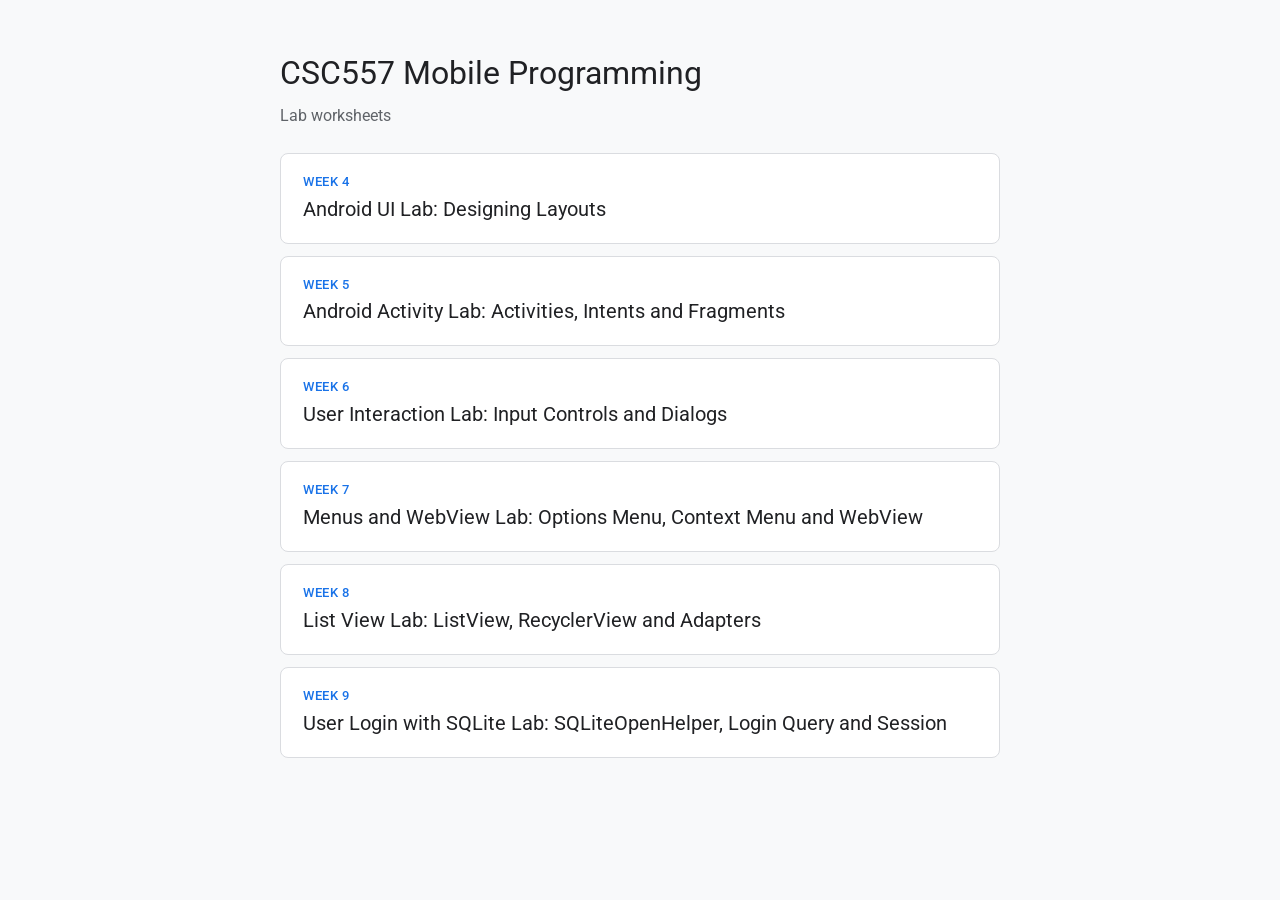
<file: index.html>
<!doctype html>
<html lang="en">
<head>
<meta charset="utf-8">
<meta name="viewport" content="width=device-width, initial-scale=1">
<title>CSC557 Labs</title>
<link rel="stylesheet" href="https://fonts.googleapis.com/css2?family=Roboto:wght@400;500&display=swap">
<style>
  :root { --bg: #f8f9fa; --surface: #fff; --fg: #202124; --muted: #5f6368; --line: #dadce0; --accent: #1a73e8; }
  @media (prefers-color-scheme: dark) { :root { --bg: #17181b; --surface: #202124; --fg: #e8eaed; --muted: #9aa0a6; --line: #3c4043; --accent: #8ab4f8; color-scheme: dark; } }
  body { margin: 0; background: var(--bg); color: var(--fg); font: 16px/1.6 "Roboto", Arial, sans-serif; }
  main { max-width: 720px; margin: 0 auto; padding: 48px 16px; }
  h1 { font-weight: 400; font-size: 32px; margin: 0 0 4px; }
  p { color: var(--muted); margin: 0 0 24px; }
  a.card { display: block; background: var(--surface); border: 1px solid var(--line); border-radius: 8px; padding: 18px 22px; color: inherit; text-decoration: none; margin-bottom: 12px; }
  a.card:hover { border-color: var(--accent); }
  .wk { color: var(--accent); font-size: 13px; font-weight: 500; text-transform: uppercase; letter-spacing: .05em; }
  .t { font-size: 20px; }
</style>
</head>
<body>
<main>
  <h1>CSC557 Mobile Programming</h1>
  <p>Lab worksheets</p>
  <a class="card" href="week4/"><div class="wk">Week 4</div><div class="t">Android UI Lab: Designing Layouts</div></a>
  <a class="card" href="week5/"><div class="wk">Week 5</div><div class="t">Android Activity Lab: Activities, Intents and Fragments</div></a>
  <a class="card" href="week6/"><div class="wk">Week 6</div><div class="t">User Interaction Lab: Input Controls and Dialogs</div></a>
  <a class="card" href="week7/"><div class="wk">Week 7</div><div class="t">Menus and WebView Lab: Options Menu, Context Menu and WebView</div></a>
  <a class="card" href="week8/"><div class="wk">Week 8</div><div class="t">List View Lab: ListView, RecyclerView and Adapters</div></a>
  <a class="card" href="week9/"><div class="wk">Week 9</div><div class="t">User Login with SQLite Lab: SQLiteOpenHelper, Login Query and Session</div></a>
</main>
</body>
</html>
</file>
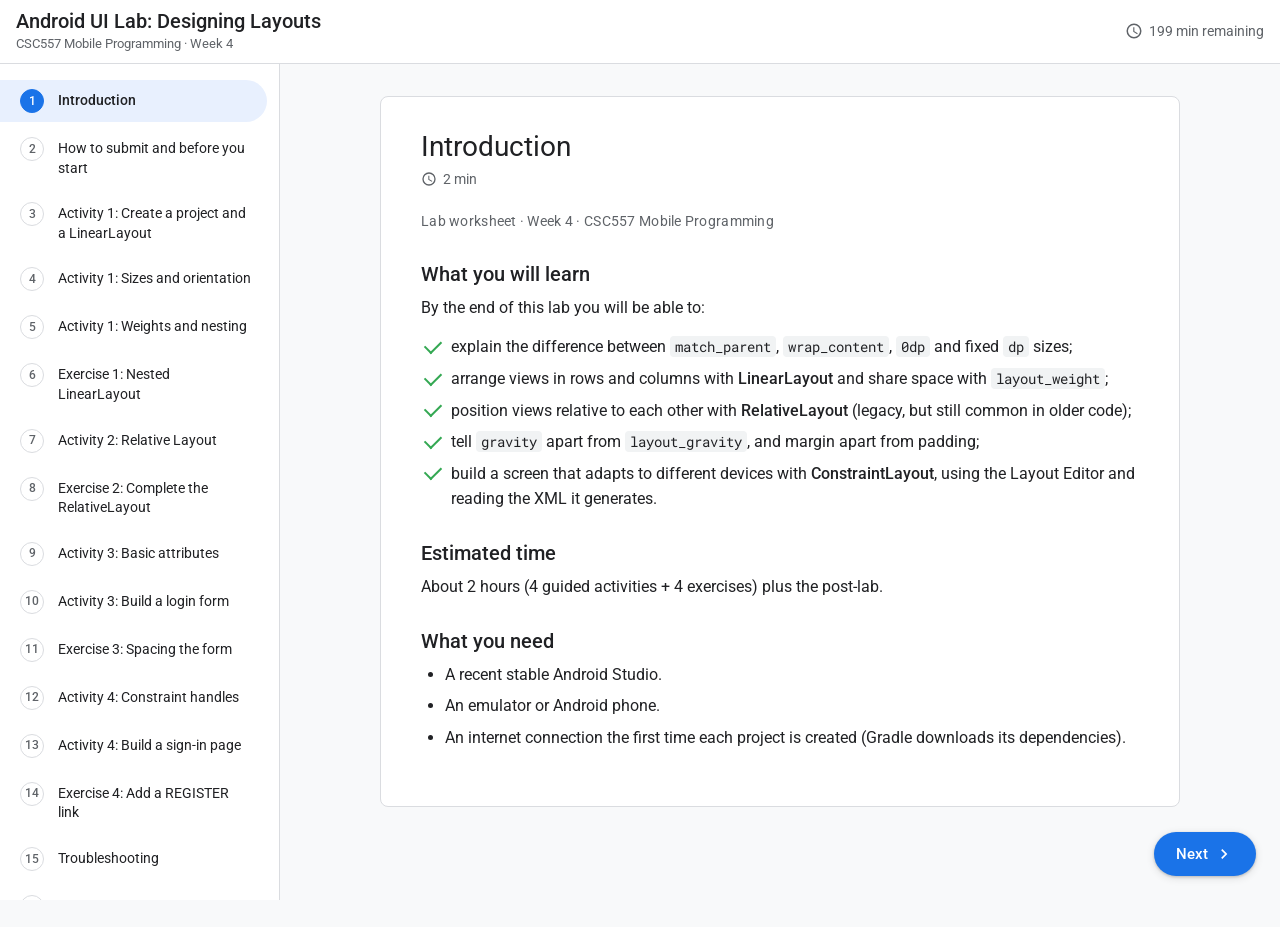
<file: week4/index.html>
<!doctype html>
<html lang="en" class="no-js">
<head>
<meta charset="utf-8">
<meta name="viewport" content="width=device-width, initial-scale=1, viewport-fit=cover">
<title>Android UI Lab</title>
<meta name="description" content="Week 4 lab for CSC557 Mobile Programming: LinearLayout, RelativeLayout, basic attributes and ConstraintLayout in Android Studio (Java, XML Views).">
<link rel="preconnect" href="https://fonts.googleapis.com"><link rel="preconnect" href="https://fonts.gstatic.com" crossorigin><link rel="stylesheet" href="https://fonts.googleapis.com/css2?family=Roboto:wght@400;500;700&family=Roboto+Mono:wght@400;500&display=swap">
<link rel="stylesheet" href="assets/codelab.css?v=2">
</head>
<body data-title="Android UI Lab">
<header class="topbar">
  <button class="menu-btn" id="menu" type="button" aria-label="Show steps"><svg viewBox="0 0 24 24" aria-hidden="true"><path d="M3 18h18v-2H3v2zm0-5h18v-2H3v2zm0-7v2h18V6H3z"/></svg></button>
  <div class="topbar-title"><h1>Android UI Lab: Designing Layouts</h1><div class="course">CSC557 Mobile Programming · Week 4</div></div>
  <div class="remaining"><svg viewBox="0 0 24 24" aria-hidden="true"><path d="M12 2a10 10 0 1 0 0 20 10 10 0 0 0 0-20zm0 18a8 8 0 1 1 0-16 8 8 0 0 1 0 16zm.5-13H11v6l5.2 3.2.8-1.3-4.5-2.7z"/></svg><span><span id="remaining-min">0</span> min<span class="txt-long"> remaining</span></span></div>
</header>
<div class="shell">
  <nav class="sidebar" aria-label="Lab steps"><ol class="toc" id="toc"></ol></nav>
  <div class="scrim" id="scrim"></div>
  <main>
<section class="step" id="introduction" data-minutes="2">
<h2>Introduction</h2>
<p class="eyebrow">Lab worksheet · Week 4 · CSC557 Mobile Programming</p>

<h3>What you will learn</h3>
<p>By the end of this lab you will be able to:</p>
<ul class="checklist">
  <li>explain the difference between <code>match_parent</code>, <code>wrap_content</code>, <code>0dp</code> and fixed <code>dp</code> sizes;</li>
  <li>arrange views in rows and columns with <strong>LinearLayout</strong> and share space with <code>layout_weight</code>;</li>
  <li>position views relative to each other with <strong>RelativeLayout</strong> (legacy, but still common in older code);</li>
  <li>tell <code>gravity</code> apart from <code>layout_gravity</code>, and margin apart from padding;</li>
  <li>build a screen that adapts to different devices with <strong>ConstraintLayout</strong>, using the Layout Editor and reading the XML it generates.</li>
</ul>

<h3>Estimated time</h3>
<p>About 2 hours (4 guided activities + 4 exercises) plus the post-lab.</p>

<h3>What you need</h3>
<ul>
  <li>A recent stable Android Studio.</li>
  <li>An emulator or Android phone.</li>
  <li>An internet connection the first time each project is created (Gradle downloads its dependencies).</li>
</ul>
</section>

<section class="step" id="before-you-start" data-minutes="5">
<h2>How to submit and before you start</h2>

<h3>How to submit</h3>
<p>For <strong>each exercise</strong> and for the <strong>post-lab</strong>, put the following into a single PDF:</p>
<ul>
  <li>a screenshot of the layout running on the emulator or a phone (the Design preview is acceptable if you cannot run an emulator);</li>
  <li>the complete XML of the layout file. Paste it as text if you can, so it can be read and checked. A clear screenshot is also accepted.</li>
</ul>

<table class="marks">
  <thead><tr><th>Part</th><th>Marks</th></tr></thead>
  <tbody>
    <tr><td>Exercises 1–4 (2.5 marks each)</td><td>10</td></tr>
    <tr><td>Post-lab: My Profile Card</td><td>10</td></tr>
  </tbody>
  <tfoot><tr><td>Total</td><td>20</td></tr></tfoot>
</table>

<h3>Three things that save time</h3>
<aside class="callout warning">
<p class="callout-title">Watch out</p>
<p><strong>1. Keep <code>android:id="@+id/main"</code> on the root layout.</strong> The <em>Empty Views Activity</em> template generates <code>MainActivity.java</code> with this line:</p>
<div class="code"><div class="code-head"><span class="code-file">MainActivity.java</span><button class="copy" type="button" aria-label="Copy code"><svg viewBox="0 0 24 24" aria-hidden="true"><path d="M16 1H4a2 2 0 0 0-2 2v14h2V3h12V1zm3 4H8a2 2 0 0 0-2 2v14a2 2 0 0 0 2 2h11a2 2 0 0 0 2-2V7a2 2 0 0 0-2-2zm0 16H8V7h11v14z"/></svg><span>Copy</span></button></div><pre><code><span class="line">ViewCompat.setOnApplyWindowInsetsListener(findViewById(R.id.main), (v, insets) -&gt; { ... });</span></code></pre></div>
<p>It looks up the root layout by the id <code>main</code> so that your content is not drawn under the status bar. If you replace the layout and forget the id, the project will not compile (<code>cannot find symbol: main</code>), or the app will crash at start-up if the id is used for a different view. Every complete layout in this lab keeps that id.</p>
</aside>

<p><strong>2. Code view vs Design view.</strong> The buttons at the top right of the layout editor switch between <strong>Code</strong>, <strong>Split</strong> and <strong>Design</strong>. <em>Split</em> is the most useful view for this lab: you type XML on the left and see the result on the right.</p>

<p><strong>3. <mark class="legend">Yellow highlights</mark></strong> in the code blocks mark lines that are new or changed in that step. You only need to type those lines. The <strong>Copy</strong> button copies the whole block.</p>
</section>

<section class="step" id="linear-layout" data-minutes="10">
<h2>Activity 1: Create a project and a LinearLayout</h2>
<p>A <strong>LinearLayout</strong> places its children one after another in a single column (vertical) or a single row (horizontal). In this activity you will see how the size of each child decides what fits on the screen.</p>

<ol class="steps">
<li>Start Android Studio and choose <strong>New Project</strong>.</li>
<li>Choose the <strong>Empty Views Activity</strong> template, then click <strong>Next</strong>. (Do not pick <em>Empty Activity</em>, which creates a Jetpack Compose project without XML layouts.)
<figure><img src="assets/img/fig01.png" alt="New Project dialog with the Empty Views Activity template selected" width="280" loading="lazy"></figure></li>
<li>Name the project (for example <code>LabActivity1</code>), set <strong>Language</strong> to <strong>Java</strong>, keep <strong>Minimum SDK</strong> at the suggested value (API 24 or above), and click <strong>Finish</strong>. Wait for the Gradle sync at the bottom of the window to finish before you continue.
<figure><img src="assets/img/fig02.png" alt="New Project settings with Language set to Java" width="383" loading="lazy"></figure></li>
<li>Open the layout file for the main activity: <strong>app › res › layout › activity_main.xml</strong>.
<figure><img src="assets/img/fig03.png" alt="Project panel showing activity_main.xml inside res/layout" width="263" loading="lazy"></figure>
<p>The file opens in <strong>Design</strong> view. Switch to <strong>Code</strong> (or <strong>Split</strong>) with the buttons in the top right corner.</p>
<figure><img src="assets/img/fig04.png" alt="Code, Split and Design buttons in the layout editor" width="253" loading="lazy"></figure></li>
<li>The template uses a <strong>ConstraintLayout</strong> as the root. Change it to a <strong>LinearLayout</strong>, remove the four <code>app:layout_constraint...</code> lines from the TextView (they only work inside a ConstraintLayout). Keep the <code>"Hello World!"</code> text. Your file should now look like this:
<div class="code"><div class="code-head"><span class="code-file">res/layout/activity_main.xml</span><button class="copy" type="button" aria-label="Copy code"><svg viewBox="0 0 24 24" aria-hidden="true"><path d="M16 1H4a2 2 0 0 0-2 2v14h2V3h12V1zm3 4H8a2 2 0 0 0-2 2v14a2 2 0 0 0 2 2h11a2 2 0 0 0 2-2V7a2 2 0 0 0-2-2zm0 16H8V7h11v14z"/></svg><span>Copy</span></button></div><pre><code><span class="line">&lt;?xml version="1.0" encoding="utf-8"?&gt;</span><span class="line hl">&lt;LinearLayout xmlns:android="http://schemas.android.com/apk/res/android"</span><span class="line">    xmlns:tools="http://schemas.android.com/tools"</span><span class="line">    android:id="@+id/main"</span><span class="line">    android:layout_width="match_parent"</span><span class="line">    android:layout_height="match_parent"</span><span class="line">    tools:context=".MainActivity"&gt;</span><span class="line">&#8203;</span><span class="line">    &lt;TextView</span><span class="line">        android:layout_width="wrap_content"</span><span class="line">        android:layout_height="wrap_content"</span><span class="line">        android:text="Hello World!" /&gt;</span><span class="line">&#8203;</span><span class="line hl">&lt;/LinearLayout&gt;</span></code></pre></div></li>
<li>Switch to <strong>Design</strong> (or look at the Split preview). “Hello World!” appears in the top-left corner. Now press the green <strong>Run ▶</strong> button once to launch the app on the emulator, so you know your setup works.
<figure><img src="assets/img/fig05.png" alt="Preview with Hello World! in the top-left corner" width="173" loading="lazy"></figure></li>
</ol>
</section>

<section class="step" id="linear-sizes" data-minutes="15">
<h2>Activity 1: Sizes and orientation</h2>
<ol class="steps" start="7" style="--start:6">
<li>A TextView is a rectangle, but you cannot see its edges. Add a green background so you can:
<div class="code"><div class="code-head"><span class="code-file">res/layout/activity_main.xml</span><button class="copy" type="button" aria-label="Copy code"><svg viewBox="0 0 24 24" aria-hidden="true"><path d="M16 1H4a2 2 0 0 0-2 2v14h2V3h12V1zm3 4H8a2 2 0 0 0-2 2v14a2 2 0 0 0 2 2h11a2 2 0 0 0 2-2V7a2 2 0 0 0-2-2zm0 16H8V7h11v14z"/></svg><span>Copy</span></button></div><pre><code><span class="line">&lt;TextView</span><span class="line">    android:layout_width="wrap_content"</span><span class="line">    android:layout_height="wrap_content"</span><span class="line">    android:text="Hello World!"</span><span class="line hl">    android:background="#0F0" /&gt;</span></code></pre></div>
<figure><img src="assets/img/fig06.png" alt="Green box exactly as big as the text" width="173" loading="lazy"></figure>
<p>The green box is exactly as big as the text. That is what <code>wrap_content</code> means: <em>as big as my content needs</em>.</p></li>
</ol>

<aside class="callout predict">
<p class="callout-title">Predict first</p>
<p>Before you do the next step, write down what you think will happen to the green box if you change <code>layout_width</code> to <code>match_parent</code>.</p>
</aside>

<ol class="steps" start="8" style="--start:7">
<li>Change the TextView <code>layout_width</code> to <code>match_parent</code> and check the preview.
<div class="code"><div class="code-head"><span class="code-file">res/layout/activity_main.xml</span><button class="copy" type="button" aria-label="Copy code"><svg viewBox="0 0 24 24" aria-hidden="true"><path d="M16 1H4a2 2 0 0 0-2 2v14h2V3h12V1zm3 4H8a2 2 0 0 0-2 2v14a2 2 0 0 0 2 2h11a2 2 0 0 0 2-2V7a2 2 0 0 0-2-2zm0 16H8V7h11v14z"/></svg><span>Copy</span></button></div><pre><code><span class="line">&lt;TextView</span><span class="line hl">    android:layout_width="match_parent"</span><span class="line">    android:layout_height="wrap_content"</span><span class="line">    android:text="Hello World!"</span><span class="line">    android:background="#0F0" /&gt;</span></code></pre></div>
<figure><img src="assets/img/fig07.png" alt="Green box now fills the full width" width="173" loading="lazy"></figure>
<p>The TextView now fills the whole width of its parent (<code>match_parent</code>), while its height still follows the text (<code>wrap_content</code>).</p></li>
<li>Next you will stack more views <strong>vertically</strong>, as in the sketch below. A LinearLayout is <em>horizontal</em> by default, so add the <code>orientation</code> attribute to the root:
<figure><img src="assets/img/fig08.png" alt="Sketch of three boxes stacked vertically" width="134" loading="lazy"></figure>
<div class="code"><div class="code-head"><span class="code-file">res/layout/activity_main.xml</span><button class="copy" type="button" aria-label="Copy code"><svg viewBox="0 0 24 24" aria-hidden="true"><path d="M16 1H4a2 2 0 0 0-2 2v14h2V3h12V1zm3 4H8a2 2 0 0 0-2 2v14a2 2 0 0 0 2 2h11a2 2 0 0 0 2-2V7a2 2 0 0 0-2-2zm0 16H8V7h11v14z"/></svg><span>Copy</span></button></div><pre><code><span class="line">&lt;LinearLayout xmlns:android="http://schemas.android.com/apk/res/android"</span><span class="line">    xmlns:tools="http://schemas.android.com/tools"</span><span class="line">    android:id="@+id/main"</span><span class="line">    android:layout_width="match_parent"</span><span class="line">    android:layout_height="match_parent"</span><span class="line hl">    android:orientation="vertical"</span><span class="line">    tools:context=".MainActivity"&gt;</span></code></pre></div></li>
<li>Add two more TextViews below the first one, each with a different background colour. (Hard-coded text such as <code>"Hello World!"</code> is fine for quick experiments. Android Studio will underline it with a warning, which you can ignore here.)
<div class="code"><div class="code-head"><span class="code-file">res/layout/activity_main.xml</span><button class="copy" type="button" aria-label="Copy code"><svg viewBox="0 0 24 24" aria-hidden="true"><path d="M16 1H4a2 2 0 0 0-2 2v14h2V3h12V1zm3 4H8a2 2 0 0 0-2 2v14a2 2 0 0 0 2 2h11a2 2 0 0 0 2-2V7a2 2 0 0 0-2-2zm0 16H8V7h11v14z"/></svg><span>Copy</span></button></div><pre><code><span class="line">&lt;TextView</span><span class="line">    android:layout_width="match_parent"</span><span class="line">    android:layout_height="wrap_content"</span><span class="line">    android:text="Hello World!"</span><span class="line">    android:background="#0F0" /&gt;</span><span class="line">&#8203;</span><span class="line hl">&lt;TextView</span><span class="line hl">    android:layout_width="match_parent"</span><span class="line hl">    android:layout_height="wrap_content"</span><span class="line hl">    android:text="Hello World!"</span><span class="line hl">    android:background="#00F" /&gt;</span><span class="line">&#8203;</span><span class="line hl">&lt;TextView</span><span class="line hl">    android:layout_width="match_parent"</span><span class="line hl">    android:layout_height="wrap_content"</span><span class="line hl">    android:text="Hello World!"</span><span class="line hl">    android:background="#0FF" /&gt;</span></code></pre></div></li>
<li>Look at the preview. The three boxes are stacked from top to bottom.
<figure><img src="assets/img/fig09.png" alt="Three coloured boxes stacked vertically" width="182" loading="lazy"></figure></li>
</ol>

<aside class="callout predict">
<p class="callout-title">Predict first</p>
<p>Now you will switch the root to a <strong>horizontal</strong> row. All three boxes still use <code>match_parent</code> for their width. How many boxes do you expect to see? Write your answer down before you look.</p>
</aside>

<ol class="steps" start="12" style="--start:11">
<li>Change the orientation of the root LinearLayout to horizontal:
<figure><img src="assets/img/fig10.png" alt="Sketch of three boxes side by side in a row" width="134" loading="lazy"></figure>
<div class="code"><div class="code-head"><span class="code-file">res/layout/activity_main.xml</span><button class="copy" type="button" aria-label="Copy code"><svg viewBox="0 0 24 24" aria-hidden="true"><path d="M16 1H4a2 2 0 0 0-2 2v14h2V3h12V1zm3 4H8a2 2 0 0 0-2 2v14a2 2 0 0 0 2 2h11a2 2 0 0 0 2-2V7a2 2 0 0 0-2-2zm0 16H8V7h11v14z"/></svg><span>Copy</span></button></div><pre><code><span class="line hl">android:orientation="horizontal"</span></code></pre></div></li>
<li>Look at the preview again.
<figure><img src="assets/img/fig11.png" alt="Only the first green box is visible" width="326" loading="lazy"></figure>
<p>Only the first box is visible. In a horizontal row, the first TextView asks for the <strong>full width</strong> of the parent (<code>match_parent</code>) and gets it, so the second and third TextViews are left with zero width.</p></li>
<li>Change the <code>layout_width</code> of <strong>all three</strong> TextViews to <code>wrap_content</code>:
<div class="code"><div class="code-head"><span class="code-file">res/layout/activity_main.xml</span><button class="copy" type="button" aria-label="Copy code"><svg viewBox="0 0 24 24" aria-hidden="true"><path d="M16 1H4a2 2 0 0 0-2 2v14h2V3h12V1zm3 4H8a2 2 0 0 0-2 2v14a2 2 0 0 0 2 2h11a2 2 0 0 0 2-2V7a2 2 0 0 0-2-2zm0 16H8V7h11v14z"/></svg><span>Copy</span></button></div><pre><code><span class="line">&lt;TextView</span><span class="line hl">    android:layout_width="wrap_content"</span><span class="line">    android:layout_height="wrap_content"</span><span class="line">    ... /&gt;</span></code></pre></div></li>
<li>Look at the result. All three boxes are visible again, and each one is only as wide as its own text.
<figure><img src="assets/img/fig12.png" alt="Three boxes side by side, each as wide as its text" width="211" loading="lazy"></figure></li>
</ol>

<aside class="callout checkpoint">
<p class="callout-title">Checkpoint</p>
<p>Answer in one sentence each, in your own words (not graded, but you will need these ideas for Exercise 1):</p>
<ul>
  <li>What is the difference between <code>match_parent</code> and <code>wrap_content</code>?</li>
  <li>Which attribute decides whether a LinearLayout is a row or a column, and what is its default value?</li>
</ul>
</aside>

</section>

<section class="step" id="weights-and-nesting" data-minutes="15">
<h2>Activity 1: Weights and nesting</h2>
<p>Exercise 1 asks for two new ideas: sharing a row with <strong>weights</strong>, and putting one LinearLayout <strong>inside</strong> another. You will try both here, step by step, on the same project.</p>

<ol class="steps" start="16" style="--start:15">
<li>Your row of three boxes is still there, each <code>wrap_content</code> wide. To make the boxes share the <strong>whole</strong> row, set every TextView's <code>layout_width</code> to <code>0dp</code> and give each one <code>layout_weight="1"</code>:
<div class="code"><div class="code-head"><span class="code-file">res/layout/activity_main.xml</span><button class="copy" type="button" aria-label="Copy code"><svg viewBox="0 0 24 24" aria-hidden="true"><path d="M16 1H4a2 2 0 0 0-2 2v14h2V3h12V1zm3 4H8a2 2 0 0 0-2 2v14a2 2 0 0 0 2 2h11a2 2 0 0 0 2-2V7a2 2 0 0 0-2-2zm0 16H8V7h11v14z"/></svg><span>Copy</span></button></div><pre><code><span class="line">&lt;TextView</span><span class="line hl">    android:layout_width="0dp"</span><span class="line">    android:layout_height="wrap_content"</span><span class="line hl">    android:layout_weight="1"</span><span class="line">    ... /&gt;</span></code></pre></div>
<p>The three boxes are now exactly the same width and together fill the row. <code>0dp</code> means “I take no width of my own”, and the weights decide how the free space is shared: 1 + 1 + 1 = 3 shares, so each box gets one third.</p>
<figure><img src="assets/img/fig46.png" alt="Sketch: three boxes of equal width filling the row" width="173" loading="lazy"></figure></li>
</ol>

<aside class="callout predict">
<p class="callout-title">Predict first</p>
<p>In the next step the first box gets <code>layout_weight="2"</code> and the other two keep <code>1</code>. What fraction of the row will the first box take?</p>
</aside>

<ol class="steps" start="17" style="--start:16">
<li>Change the weight of the <strong>first</strong> TextView only:
<div class="code"><div class="code-head"><span class="code-file">res/layout/activity_main.xml</span><button class="copy" type="button" aria-label="Copy code"><svg viewBox="0 0 24 24" aria-hidden="true"><path d="M16 1H4a2 2 0 0 0-2 2v14h2V3h12V1zm3 4H8a2 2 0 0 0-2 2v14a2 2 0 0 0 2 2h11a2 2 0 0 0 2-2V7a2 2 0 0 0-2-2zm0 16H8V7h11v14z"/></svg><span>Copy</span></button></div><pre><code><span class="line">&lt;TextView</span><span class="line">    android:layout_width="0dp"</span><span class="line">    android:layout_height="wrap_content"</span><span class="line hl">    android:layout_weight="2"</span><span class="line">    android:text="Hello World!"</span><span class="line">    android:background="#0F0" /&gt;</span></code></pre></div>
<p>The green box is now twice as wide as each of the others. There are 2 + 1 + 1 = 4 shares, so it takes half the row and the other two take a quarter each.</p>
<figure><img src="assets/img/fig47.png" alt="Sketch: the green box takes half the row, the blue and cyan boxes a quarter each" width="173" loading="lazy"></figure></li>
<li>Now <strong>nest</strong> one layout inside another. A single LinearLayout is either a column or a row, but many screens need both: a column of fields with a row of buttons at the bottom. You get that by putting a <em>horizontal</em> LinearLayout inside a <em>vertical</em> one. Replace the whole file with the layout below:
<div class="code"><div class="code-head"><span class="code-file">res/layout/activity_main.xml</span><button class="copy" type="button" aria-label="Copy code"><svg viewBox="0 0 24 24" aria-hidden="true"><path d="M16 1H4a2 2 0 0 0-2 2v14h2V3h12V1zm3 4H8a2 2 0 0 0-2 2v14a2 2 0 0 0 2 2h11a2 2 0 0 0 2-2V7a2 2 0 0 0-2-2zm0 16H8V7h11v14z"/></svg><span>Copy</span></button></div><pre><code><span class="line">&lt;?xml version="1.0" encoding="utf-8"?&gt;</span><span class="line">&lt;LinearLayout xmlns:android="http://schemas.android.com/apk/res/android"</span><span class="line">    xmlns:tools="http://schemas.android.com/tools"</span><span class="line">    android:id="@+id/main"</span><span class="line">    android:layout_width="match_parent"</span><span class="line">    android:layout_height="match_parent"</span><span class="line hl">    android:orientation="vertical"</span><span class="line">    tools:context=".MainActivity"&gt;</span><span class="line">&#8203;</span><span class="line hl">    &lt;EditText</span><span class="line hl">        android:layout_width="match_parent"</span><span class="line hl">        android:layout_height="wrap_content"</span><span class="line hl">        android:hint="Search"</span><span class="line hl">        android:inputType="text" /&gt;</span><span class="line">&#8203;</span><span class="line hl">    &lt;LinearLayout</span><span class="line hl">        android:layout_width="match_parent"</span><span class="line hl">        android:layout_height="wrap_content"</span><span class="line hl">        android:orientation="horizontal"&gt;</span><span class="line">&#8203;</span><span class="line hl">        &lt;Button</span><span class="line hl">            android:layout_width="0dp"</span><span class="line hl">            android:layout_height="wrap_content"</span><span class="line hl">            android:layout_weight="1"</span><span class="line hl">            android:text="OK" /&gt;</span><span class="line">&#8203;</span><span class="line hl">        &lt;Button</span><span class="line hl">            android:layout_width="0dp"</span><span class="line hl">            android:layout_height="wrap_content"</span><span class="line hl">            android:layout_weight="1"</span><span class="line hl">            android:text="Cancel" /&gt;</span><span class="line">&#8203;</span><span class="line hl">    &lt;/LinearLayout&gt;</span><span class="line">&#8203;</span><span class="line">&lt;/LinearLayout&gt;</span></code></pre></div></li>
<li>Look at the preview and match it to the XML:
<figure><img src="assets/img/fig48.png" alt="Sketch: a Search field across the top, with OK and Cancel buttons of equal width side by side below it" width="173" loading="lazy"></figure>
<ul>
  <li>The outer, <strong>vertical</strong> LinearLayout stacks two children: the EditText, then the inner LinearLayout.</li>
  <li>The inner, <strong>horizontal</strong> LinearLayout puts the two Buttons side by side, and their equal weights make them the same width.</li>
  <li>An <strong>EditText</strong> is a text field the user can type into. <code>hint</code> is the grey text shown while the field is empty, and it disappears as soon as the user types.</li>
  <li><code>inputType</code> tells Android what kind of text to expect. <code>text</code> is ordinary text; <code>textPassword</code> shows dots instead of the letters.</li>
</ul></li>
</ol>

<aside class="callout checkpoint">
<p class="callout-title">Checkpoint</p>
<ul>
  <li>Why does a view that uses <code>layout_weight</code> in a row get <code>layout_width="0dp"</code>?</li>
  <li>Two buttons have weights 2 and 1. What fraction of the row does each one get?</li>
  <li>Which LinearLayout in step 18 decides that the buttons sit <em>below</em> the field, and which decides that they sit <em>beside</em> each other?</li>
</ul>
</aside>

<aside class="callout stretch">
<p class="callout-title">Stretch challenge <span>optional, no marks</span></p>
<p>Using only what you learned in this activity, make three boxes into a <strong>flag with three equal stripes</strong> that fills the whole screen (for example Germany, the Netherlands or Indonesia plus one stripe). Hint: in a vertical layout use <code>layout_height="0dp"</code> + <code>layout_weight="1"</code> on each stripe. Then try a flag where one stripe is twice as tall as the others.</p>
</aside>
</section>

<section class="step" id="exercise-1" data-minutes="15">
<h2>Exercise 1: Nested LinearLayout</h2>
<div class="exercise">
<p class="exercise-head"><span>Exercise 1</span><span class="badge">2.5 marks</span></p>
<p>Create the layout below using <strong>nested LinearLayouts</strong> (a vertical LinearLayout that contains a horizontal one for the buttons).</p>
<figure><img src="assets/img/fig13.png" alt="Target layout: Username and Password fields above a wide LOGIN button and a narrower SIGN UP button" width="384" loading="lazy"></figure>
<ul>
  <li>The two text fields fill the width of the screen. Use the <code>hint</code> attribute for the grey “Username” and “Password” text, and <code>inputType="textPassword"</code> for the password field so it shows dots.</li>
  <li>The <strong>LOGIN</strong> button is wider than <strong>SIGN UP</strong>. Use <code>layout_weight</code> on the buttons to get this (for example 2 and 1).</li>
  <li>Keep <code>android:id="@+id/main"</code> on the root layout.</li>
</ul>
</div>

<aside class="callout tip">
<p class="callout-title">Hint</p>
<p>Start from the layout you built in step 18. It already has the shape you need: a vertical LinearLayout with a horizontal one inside it. The finished layout has this structure:</p>
<div class="code"><div class="code-head"><span class="code-file">structure (not XML)</span><button class="copy" type="button" aria-label="Copy code"><svg viewBox="0 0 24 24" aria-hidden="true"><path d="M16 1H4a2 2 0 0 0-2 2v14h2V3h12V1zm3 4H8a2 2 0 0 0-2 2v14a2 2 0 0 0 2 2h11a2 2 0 0 0 2-2V7a2 2 0 0 0-2-2zm0 16H8V7h11v14z"/></svg><span>Copy</span></button></div><pre><code><span class="line">LinearLayout   vertical, id = main</span><span class="line">├── EditText       hint "Username"</span><span class="line">├── EditText       hint "Password", textPassword</span><span class="line">└── LinearLayout   horizontal</span><span class="line">    ├── Button     LOGIN    weight 2</span><span class="line">    └── Button     SIGN UP  weight 1</span></code></pre></div>
</aside>
</section>

<section class="step" id="relative-layout" data-minutes="10">
<h2>Activity 2: Relative Layout</h2>
<p>In a <strong>RelativeLayout</strong> each child is positioned <em>relative to</em> its parent or to a sibling: below it, to the left of it, aligned with its right edge, and so on. RelativeLayout is a <strong>legacy</strong> layout. New screens normally use ConstraintLayout (Activity 4), which does the same job better, but you will still meet RelativeLayout in older projects and tutorials, and its ideas carry straight over to ConstraintLayout.</p>
<figure><img src="assets/img/fig14.png" alt="Common RelativeLayout positioning attributes" width="190" loading="lazy"><figcaption>Common RelativeLayout positioning attributes</figcaption></figure>

<ol class="steps">
<li>Create a new project with the <strong>Empty Views Activity</strong> template (Java).</li>
<li>Replace the whole content of <code>activity_main.xml</code> with the following:
<div class="code"><div class="code-head"><span class="code-file">res/layout/activity_main.xml</span><button class="copy" type="button" aria-label="Copy code"><svg viewBox="0 0 24 24" aria-hidden="true"><path d="M16 1H4a2 2 0 0 0-2 2v14h2V3h12V1zm3 4H8a2 2 0 0 0-2 2v14a2 2 0 0 0 2 2h11a2 2 0 0 0 2-2V7a2 2 0 0 0-2-2zm0 16H8V7h11v14z"/></svg><span>Copy</span></button></div><pre><code><span class="line">&lt;?xml version="1.0" encoding="utf-8"?&gt;</span><span class="line">&lt;RelativeLayout xmlns:android="http://schemas.android.com/apk/res/android"</span><span class="line">    xmlns:tools="http://schemas.android.com/tools"</span><span class="line">    android:id="@+id/main"</span><span class="line">    android:layout_width="match_parent"</span><span class="line">    android:layout_height="match_parent"</span><span class="line">    tools:context=".MainActivity"&gt;</span><span class="line">&#8203;</span><span class="line">    &lt;TextView</span><span class="line">        android:id="@+id/textView1"</span><span class="line">        android:layout_width="match_parent"</span><span class="line">        android:layout_height="wrap_content"</span><span class="line">        android:background="#0F0"</span><span class="line">        android:text="Hello World!" /&gt;</span><span class="line">&#8203;</span><span class="line">    &lt;TextView</span><span class="line">        android:layout_width="wrap_content"</span><span class="line">        android:layout_height="wrap_content"</span><span class="line">        android:background="#00F"</span><span class="line">        android:text="Hello World!"</span><span class="line">        android:layout_below="@id/textView1" /&gt;</span><span class="line">&#8203;</span><span class="line">&lt;/RelativeLayout&gt;</span></code></pre></div>
<aside class="callout note"><p><code>@+id/textView1</code> <strong>creates</strong> a new id. <code>@id/textView1</code> (without the <code>+</code>) <strong>refers to</strong> an id that already exists.</p></aside></li>
<li>Look at the output. The second TextView sits <strong>below</strong> the first one because of <code>layout_below</code>.
<figure><img src="assets/img/fig15.png" alt="Blue TextView below the full-width green one" width="240" loading="lazy"></figure></li>
<li>Now also align the right edge of the second TextView with the right edge of the first one:
<div class="code"><div class="code-head"><span class="code-file">res/layout/activity_main.xml</span><button class="copy" type="button" aria-label="Copy code"><svg viewBox="0 0 24 24" aria-hidden="true"><path d="M16 1H4a2 2 0 0 0-2 2v14h2V3h12V1zm3 4H8a2 2 0 0 0-2 2v14a2 2 0 0 0 2 2h11a2 2 0 0 0 2-2V7a2 2 0 0 0-2-2zm0 16H8V7h11v14z"/></svg><span>Copy</span></button></div><pre><code><span class="line">&lt;TextView</span><span class="line">    android:layout_width="wrap_content"</span><span class="line">    android:layout_height="wrap_content"</span><span class="line">    android:background="#00F"</span><span class="line">    android:text="Hello World!"</span><span class="line">    android:layout_below="@id/textView1"</span><span class="line hl">    android:layout_alignEnd="@id/textView1" /&gt;</span></code></pre></div>
<aside class="callout note"><p><code>alignEnd</code> means “right edge” in left-to-right languages and “left edge” in right-to-left languages such as Arabic. Older code uses <code>layout_alignRight</code>, which always means the right edge. Android Studio suggests the Start/End versions.</p></aside></li>
<li>Look at the output.
<figure><img src="assets/img/fig16.png" alt="Blue TextView aligned with the right edge of the green one" width="269" loading="lazy"></figure></li>
</ol>

<aside class="callout predict">
<p class="callout-title">Predict first</p>
<p>In the next step you add a 10dp margin around the <strong>first</strong> TextView only. What do you think will happen to the <strong>second</strong> TextView?</p>
</aside>

<ol class="steps" start="6" style="--start:5">
<li>Add a margin to the first TextView:
<div class="code"><div class="code-head"><span class="code-file">res/layout/activity_main.xml</span><button class="copy" type="button" aria-label="Copy code"><svg viewBox="0 0 24 24" aria-hidden="true"><path d="M16 1H4a2 2 0 0 0-2 2v14h2V3h12V1zm3 4H8a2 2 0 0 0-2 2v14a2 2 0 0 0 2 2h11a2 2 0 0 0 2-2V7a2 2 0 0 0-2-2zm0 16H8V7h11v14z"/></svg><span>Copy</span></button></div><pre><code><span class="line">&lt;TextView</span><span class="line">    android:id="@+id/textView1"</span><span class="line">    android:layout_width="match_parent"</span><span class="line">    android:layout_height="wrap_content"</span><span class="line hl">    android:layout_margin="10dp"</span><span class="line">    android:background="#0F0"</span><span class="line">    android:text="Hello World!" /&gt;</span></code></pre></div></li>
<li>Look at the output. The second TextView follows the first one: it stays <strong>below</strong> it and <strong>aligned with its right edge</strong>, even though you did not change the second TextView at all.
<figure><img src="assets/img/fig17.png" alt="Both TextViews moved inward by the 10dp margin" width="203" loading="lazy"></figure></li>
</ol>

<aside class="callout checkpoint">
<p class="callout-title">Checkpoint</p>
<ul>
  <li>What is the difference between <code>@+id/name</code> and <code>@id/name</code>?</li>
  <li>Why did the second TextView move when you only changed the first one?</li>
</ul>
</aside>
</section>

<section class="step" id="exercise-2" data-minutes="10">
<h2>Exercise 2: Complete the RelativeLayout</h2>
<div class="exercise">
<p class="exercise-head"><span>Exercise 2</span><span class="badge">2.5 marks</span></p>
<p>Replace each <code>_________</code> in the XML below with the correct RelativeLayout attribute so that the app produces this output:</p>
<figure><img src="assets/img/fig18.png" alt="Target output: a Reminder name field, two spinners side by side below it, and a Done button on the right" width="288" loading="lazy"></figure>
<div class="code"><div class="code-head"><span class="code-file">res/layout/activity_main.xml</span><button class="copy" type="button" aria-label="Copy code"><svg viewBox="0 0 24 24" aria-hidden="true"><path d="M16 1H4a2 2 0 0 0-2 2v14h2V3h12V1zm3 4H8a2 2 0 0 0-2 2v14a2 2 0 0 0 2 2h11a2 2 0 0 0 2-2V7a2 2 0 0 0-2-2zm0 16H8V7h11v14z"/></svg><span>Copy</span></button></div><pre><code><span class="line">&lt;?xml version="1.0" encoding="utf-8"?&gt;</span><span class="line">&lt;RelativeLayout xmlns:android="http://schemas.android.com/apk/res/android"</span><span class="line">    android:id="@+id/main"</span><span class="line">    android:layout_width="match_parent"</span><span class="line">    android:layout_height="match_parent"</span><span class="line">    android:paddingStart="16dp"</span><span class="line">    android:paddingEnd="16dp"&gt;</span><span class="line">&#8203;</span><span class="line">    &lt;EditText</span><span class="line">        android:id="@+id/name"</span><span class="line">        android:layout_width="match_parent"</span><span class="line">        android:layout_height="wrap_content"</span><span class="line">        android:hint="Reminder name"</span><span class="line">        android:inputType="text" /&gt;</span><span class="line">&#8203;</span><span class="line">    &lt;Spinner</span><span class="line">        android:id="@+id/dates"</span><span class="line">        android:layout_width="wrap_content"</span><span class="line">        android:layout_height="wrap_content"</span><span class="line">        android:entries="@array/items"</span><span class="line">        android:layout_________="@id/name"</span><span class="line">        android:layout_alignParentStart="true"</span><span class="line">        android:layout_________="@+id/times" /&gt;</span><span class="line">&#8203;</span><span class="line">    &lt;Spinner</span><span class="line">        android:id="@id/times"</span><span class="line">        android:layout_width="wrap_content"</span><span class="line">        android:layout_height="wrap_content"</span><span class="line">        android:entries="@array/items"</span><span class="line">        android:layout_________="@id/name"</span><span class="line">        android:layout_alignParentEnd="true" /&gt;</span><span class="line">&#8203;</span><span class="line">    &lt;Button</span><span class="line">        android:layout_width="96dp"</span><span class="line">        android:layout_height="wrap_content"</span><span class="line">        android:layout_________="@id/times"</span><span class="line">        android:layout_alignParentEnd="true"</span><span class="line">        android:text="Done" /&gt;</span><span class="line">&#8203;</span><span class="line">&lt;/RelativeLayout&gt;</span></code></pre></div>
<p>The spinners need something to show. Add this to <strong>res › values › strings.xml</strong> (inside <code>&lt;resources&gt;</code>):</p>
<div class="code"><div class="code-head"><span class="code-file">res/values/strings.xml</span><button class="copy" type="button" aria-label="Copy code"><svg viewBox="0 0 24 24" aria-hidden="true"><path d="M16 1H4a2 2 0 0 0-2 2v14h2V3h12V1zm3 4H8a2 2 0 0 0-2 2v14a2 2 0 0 0 2 2h11a2 2 0 0 0 2-2V7a2 2 0 0 0-2-2zm0 16H8V7h11v14z"/></svg><span>Copy</span></button></div><pre><code><span class="line">&lt;string-array name="items"&gt;</span><span class="line">    &lt;item&gt;Item 1&lt;/item&gt;</span><span class="line">    &lt;item&gt;Item 2&lt;/item&gt;</span><span class="line">&lt;/string-array&gt;</span></code></pre></div>
<ul>
  <li>Notice <code>@+id/times</code> in the first Spinner. Why does it need the <code>+</code> there, even though <code>times</code> is declared further down?</li>
</ul>
</div>
</section>

<section class="step" id="basic-attributes" data-minutes="5">
<h2>Activity 3: Basic attributes</h2>
<p>Three groups of attributes control how every view is sized and placed:</p>
<ul>
  <li><strong>Size:</strong> <code>match_parent</code>, <code>wrap_content</code>, a fixed size in <code>dp</code>, or <code>0dp</code> (which means “let my parent decide”, used with weights and constraints).</li>
  <li><strong>Gravity:</strong>
    <ul>
      <li><code>layout_gravity</code> positions the <strong>view itself</strong> inside its parent.</li>
      <li><code>gravity</code> positions the <strong>content</strong> (for example the text) inside the view.</li>
    </ul>
  </li>
  <li><strong>Margin and padding:</strong> <em>margin</em> is space <strong>outside</strong> the view's border, and <em>padding</em> is space <strong>inside</strong> it, between the border and the content.</li>
</ul>
<figure><img src="assets/img/fig19.png" alt="Diagram: margin is outside the view, padding is inside" width="332" loading="lazy"><figcaption>Margin is outside the view, padding is inside</figcaption></figure>

<h3>Why dp and not px?</h3>
<p>Phones with the same physical screen size can have very different numbers of pixels. A size in px therefore looks large on a low-density screen and tiny on a high-density one. A <strong>dp</strong> (density-independent pixel) is scaled for you: on screen, <code>px = dp × (screen dpi ÷ 160)</code>. So 100dp is 100px on an mdpi phone and 200px on an xhdpi phone, and it looks about the same physical size on both. Use <strong>sp</strong> for text sizes, because sp also follows the user's font-size setting.</p>
<div class="fig-row">
<figure><img src="assets/img/fig20.png" alt="The same button sized in px on low and high density screens" width="352" loading="lazy"></figure>
<figure><img src="assets/img/fig21.png" alt="The same button sized in dp on low and high density screens" width="329" loading="lazy"></figure>
</div>
</section>

<section class="step" id="login-form" data-minutes="10">
<h2>Activity 3: Build a login form</h2>
<p>In this activity you will build the simple login form below, then read its XML to see the attributes from the notes in action.</p>
<figure><img src="assets/img/fig22.png" alt="Target login form with User and Password rows and a Login button" width="144" loading="lazy"></figure>

<ol class="steps">
<li>Create a new project with the <strong>Empty Views Activity</strong> template (Java).</li>
<li>Replace the whole content of <code>activity_main.xml</code> with the following:
<div class="code"><div class="code-head"><span class="code-file">res/layout/activity_main.xml</span><button class="copy" type="button" aria-label="Copy code"><svg viewBox="0 0 24 24" aria-hidden="true"><path d="M16 1H4a2 2 0 0 0-2 2v14h2V3h12V1zm3 4H8a2 2 0 0 0-2 2v14a2 2 0 0 0 2 2h11a2 2 0 0 0 2-2V7a2 2 0 0 0-2-2zm0 16H8V7h11v14z"/></svg><span>Copy</span></button></div><pre><code><span class="line">&lt;?xml version="1.0" encoding="utf-8"?&gt;</span><span class="line">&lt;LinearLayout xmlns:android="http://schemas.android.com/apk/res/android"</span><span class="line">    xmlns:tools="http://schemas.android.com/tools"</span><span class="line">    android:id="@+id/main"</span><span class="line">    android:layout_width="match_parent"</span><span class="line">    android:layout_height="match_parent"</span><span class="line">    android:layout_margin="16dp"</span><span class="line">    android:orientation="vertical"</span><span class="line">    tools:context=".MainActivity"&gt;</span><span class="line">&#8203;</span><span class="line">    &lt;LinearLayout</span><span class="line">        android:layout_width="match_parent"</span><span class="line">        android:layout_height="wrap_content"</span><span class="line">        android:orientation="horizontal"&gt;</span><span class="line">&#8203;</span><span class="line">        &lt;TextView</span><span class="line">            android:layout_width="0dp"</span><span class="line">            android:layout_height="wrap_content"</span><span class="line">            android:layout_weight="1"</span><span class="line">            android:gravity="end"</span><span class="line">            android:text="User" /&gt;</span><span class="line">&#8203;</span><span class="line">        &lt;EditText</span><span class="line">            android:layout_width="0dp"</span><span class="line">            android:layout_height="wrap_content"</span><span class="line">            android:layout_weight="2"</span><span class="line">            android:inputType="text" /&gt;</span><span class="line">&#8203;</span><span class="line">    &lt;/LinearLayout&gt;</span><span class="line">&#8203;</span><span class="line">    &lt;LinearLayout</span><span class="line">        android:layout_width="match_parent"</span><span class="line">        android:layout_height="wrap_content"</span><span class="line">        android:orientation="horizontal"&gt;</span><span class="line">&#8203;</span><span class="line">        &lt;TextView</span><span class="line">            android:layout_width="0dp"</span><span class="line">            android:layout_height="wrap_content"</span><span class="line">            android:layout_weight="1"</span><span class="line">            android:gravity="end"</span><span class="line">            android:text="Password" /&gt;</span><span class="line">&#8203;</span><span class="line">        &lt;EditText</span><span class="line">            android:layout_width="0dp"</span><span class="line">            android:layout_height="wrap_content"</span><span class="line">            android:layout_weight="2"</span><span class="line">            android:inputType="textPassword" /&gt;</span><span class="line">&#8203;</span><span class="line">    &lt;/LinearLayout&gt;</span><span class="line">&#8203;</span><span class="line">    &lt;Button</span><span class="line">        android:layout_width="wrap_content"</span><span class="line">        android:layout_height="wrap_content"</span><span class="line">        android:layout_gravity="end"</span><span class="line">        android:text="Login" /&gt;</span><span class="line">&#8203;</span><span class="line">&lt;/LinearLayout&gt;</span></code></pre></div></li>
<li>Look at the preview and compare it with the form above. Then read the XML again and find each of these ideas in it:
<ul>
  <li><strong>Nesting.</strong> The outer LinearLayout is <em>vertical</em>, so the two rows and the button are stacked from top to bottom. Each row is its own <em>horizontal</em> LinearLayout, so the label sits <strong>beside</strong> its text field.</li>
  <li><strong>Weights.</strong> In each row the label has <code>layout_weight="1"</code> and the field has <code>layout_weight="2"</code>, both with <code>layout_width="0dp"</code>. The label gets one third of the row and the field two thirds, so the two rows line up even though “User” and “Password” have different lengths.</li>
  <li><strong>gravity.</strong> <code>gravity="end"</code> on each label moves the <strong>text</strong> to the right-hand side of the label, next to its field.</li>
  <li><strong>layout_gravity.</strong> <code>layout_gravity="end"</code> on the Button moves the <strong>button itself</strong> to the right-hand side of its parent.</li>
  <li><strong>inputType.</strong> <code>textPassword</code> on the second field shows dots instead of the letters.</li>
  <li><strong>Margin.</strong> <code>layout_margin="16dp"</code> on the root gives the whole form some space from the edges of the screen.</li>
</ul></li>
</ol>

<aside class="callout warning">
<p class="callout-title">Watch out</p>
<ul>
  <li>A view that uses <code>layout_weight</code> should have <code>layout_width="0dp"</code>. If a field had a fixed width such as <code>200dp</code>, the weight would only share the space left <em>after</em> the 200dp, and the columns would no longer line up on different screen sizes.</li>
  <li>To right-align the label <strong>text</strong>, use <code>gravity="end"</code>. Using <code>layout_gravity="right"</code> on a child of a <em>horizontal</em> LinearLayout has no horizontal effect, because the row decides the horizontal position of each child.</li>
</ul>
</aside>

<aside class="callout checkpoint">
<p class="callout-title">Checkpoint</p>
<ul>
  <li>You want the text inside a wide button to sit on the left. Do you use <code>gravity</code> or <code>layout_gravity</code>?</li>
  <li>Your label has weight 1 and your field has weight 2. What fraction of the row does the field get?</li>
</ul>
</aside>

<aside class="callout stretch">
<p class="callout-title">Stretch challenge <span>optional, no marks</span></p>
<p>Rotate the preview to <strong>landscape</strong> (the rotate button in the Design toolbar). Does the form still look right? Then try <strong>Orientation › Create Landscape Variation</strong> and make a landscape version where the button sits beside the fields instead of below them.</p>
</aside>
</section>

<section class="step" id="exercise-3" data-minutes="10">
<h2>Exercise 3: Spacing the form</h2>
<div class="exercise">
<p class="exercise-head"><span>Exercise 3</span><span class="badge">2.5 marks</span></p>
<p>Starting from the form you just built, add a <strong>50dp margin above the form</strong> (between the top of the screen and the first row) and a <strong>gap between the Password row and the Login button</strong>, so that your result matches the screenshot below.</p>
<figure><img src="assets/img/fig24.png" alt="Target: the login form with space above it and a gap above the Login button" width="576" loading="lazy"></figure>
<ul>
  <li>Decide for each gap whether it belongs on the parent, on a row, or on the button, and whether it should be a margin or padding. Explain your choice in one sentence in your submission.</li>
</ul>
</div>
</section>

<section class="step" id="constraint-layout" data-minutes="5">
<h2>Activity 4: Constraint handles</h2>
<p><strong>ConstraintLayout</strong> is the default root layout for new Views-based screens and the one you should use for most new layouts. Every view is positioned by <strong>constraints</strong>: connections from its edges to the parent, to another view, or to a guideline. It can describe complex screens with a flat view hierarchy (no nesting), which is faster to draw. It is usually built in the <strong>Design</strong> view of the Layout Editor by dragging, but it is still saved as XML, which you will read at the end.</p>

<aside class="callout tip">
<p class="callout-title">Tip</p>
<p>A view needs <strong>at least one horizontal and one vertical constraint</strong>. A view without them shows a red error in the Component Tree (“This view is not constrained...”). It may look fine in the editor but jumps to the top-left corner when the app runs.</p>
</aside>

<ol class="steps">
<li>Create a new project with the <strong>Empty Views Activity</strong> template. The main layout already uses a ConstraintLayout. Switch to <strong>Design</strong> view and delete the “Hello World!” TextView.</li>
<li>In the <strong>Palette</strong>, open <strong>Buttons</strong> and drag a <strong>Button</strong> onto the design (or right-click it and choose <strong>Add to Design</strong>).
<figure><img src="assets/img/fig25.png" alt="Palette with Buttons open and Button selected" width="298" loading="lazy"></figure></li>
<li>Each side of the selected button has a small circle, its <strong>constraint handle</strong>. Drag the <strong>left</strong> handle to the left edge of the screen.
<figure><img src="assets/img/fig26.png" alt="Dragging the left constraint handle to the screen edge" width="230" loading="lazy"></figure></li>
<li>The button is now attached to the left side of the screen.
<figure><img src="assets/img/fig27.png" alt="Button constrained to the left edge" width="259" loading="lazy"></figure></li>
<li>Do the same with the <strong>right</strong> handle, dragging it to the right edge of the screen.
<figure><img src="assets/img/fig28.png" alt="Dragging the right constraint handle to the right edge" width="346" loading="lazy"></figure></li>
<li>The button is now centred horizontally, because two equal “springs” pull it to the left and to the right.
<figure><img src="assets/img/fig29.png" alt="Button centred between two spring-like constraints" width="384" loading="lazy"></figure></li>
</ol>
</section>

<section class="step" id="sign-in-page" data-minutes="15">
<h2>Activity 4: Build a sign-in page</h2>
<ol class="steps" start="7" style="--start:6">
<li>Delete the button. Now you will build a sign-in page.</li>
<li>From <strong>Palette › Text</strong>, add a <strong>Plain Text</strong> field.
<figure><img src="assets/img/fig30.png" alt="Palette Text section with Plain Text" width="387" loading="lazy"></figure></li>
<li>Add a <strong>Password</strong> field.
<figure><img src="assets/img/fig31.png" alt="Palette Text section with Password" width="329" loading="lazy"></figure></li>
<li>Add a <strong>Button</strong>.
<figure><img src="assets/img/fig32.png" alt="Palette Buttons section with Button" width="330" loading="lazy"></figure></li>
<li>Drag the three views roughly into the positions shown below. Click the first text field. The <strong>Attributes</strong> pane opens on the right.
<figure><img src="assets/img/fig33.png" alt="Layout Editor with the three views placed and the Attributes pane open" width="532" loading="lazy"></figure>
<p>Use the search box at the top of the Attributes pane to find an attribute quickly.</p>
<figure><img src="assets/img/fig34.png" alt="Search box at the top of the Attributes pane" width="288" loading="lazy"></figure></li>
<li>Give the views readable ids, so the XML is easier to follow: set the <strong>id</strong> of the plain-text field to <code>usernameField</code>, the password field to <code>passwordField</code> and the button to <code>signInButton</code>. (If Android Studio asks whether to update usages, click <strong>Refactor</strong>.)</li>
<li>For the username field, clear the <strong>text</strong> attribute and type <code>Username</code> in <strong>hint</strong>.
<figure><img src="assets/img/fig35.png" alt="Attributes pane with hint set to Username" width="269" loading="lazy"></figure></li>
<li>Do the same for the password field, with the hint <code>Password</code>.
<figure><img src="assets/img/fig36.png" alt="Attributes pane with hint set to Password" width="483" loading="lazy"></figure></li>
<li>For the button, set <strong>text</strong> to <code>SIGN IN</code>.
<figure><img src="assets/img/fig37.png" alt="Attributes pane with text set to SIGN IN" width="301" loading="lazy"></figure></li>
<li>The password field will be the <strong>anchor</strong> of the layout. Constrain it on <strong>all four sides</strong>: left and right handles to the left and right edges of the screen, and top and bottom handles to the top and bottom of the screen. It is now centred both ways.
<figure><img src="assets/img/fig38.png" alt="Password field constrained on all four sides" width="288" loading="lazy"></figure></li>
<li>Drag the button's <strong>right</strong> handle to the <strong>right</strong> handle of the password field, so that their right edges stay aligned.
<figure><img src="assets/img/fig39.png" alt="Button right edge constrained to the password field" width="192" loading="lazy"></figure></li>
<li>Do the same for the username field: drag its <strong>right</strong> handle to the right handle of the password field.
<figure><img src="assets/img/fig40.png" alt="Username field right edge constrained to the password field" width="230" loading="lazy"></figure></li>
<li>Drag the <strong>bottom</strong> handle of the username field to the <strong>top</strong> of the password field. The field jumps down next to it. Drag the username field back up a little to leave a gap, which sets a bottom margin.
<figure><img src="assets/img/fig41.png" alt="Username field constrained above the password field with a gap" width="240" loading="lazy"></figure></li>
<li>Repeat for the button: drag its <strong>top</strong> handle to the <strong>bottom</strong> of the password field, then drag the button down a little to leave a gap.
<figure><img src="assets/img/fig42.png" alt="Button constrained below the password field with a gap" width="192" loading="lazy"></figure></li>
</ol>

<aside class="callout predict">
<p class="callout-title">Predict first</p>
<p>What do you expect to happen to the username field and the button when you drag the password field up or down?</p>
</aside>

<ol class="steps" start="21" style="--start:20">
<li>Drag the password field up and down. The other two views move with it, because they are constrained to it. Dragging changes the field's <strong>vertical bias</strong> (0.5 means centred).
<figure><img src="assets/img/fig43.png" alt="The whole form moves when the password field is dragged" width="230" loading="lazy"></figure></li>
<li>Open <strong>Code</strong> view and read the XML the editor wrote for you. It should look roughly like this (your margins and <code>ems</code> values may differ):
<div class="code"><div class="code-head"><span class="code-file">res/layout/activity_main.xml</span><button class="copy" type="button" aria-label="Copy code"><svg viewBox="0 0 24 24" aria-hidden="true"><path d="M16 1H4a2 2 0 0 0-2 2v14h2V3h12V1zm3 4H8a2 2 0 0 0-2 2v14a2 2 0 0 0 2 2h11a2 2 0 0 0 2-2V7a2 2 0 0 0-2-2zm0 16H8V7h11v14z"/></svg><span>Copy</span></button></div><pre><code><span class="line">&lt;EditText</span><span class="line">    android:id="@+id/usernameField"</span><span class="line">    android:layout_width="wrap_content"</span><span class="line">    android:layout_height="wrap_content"</span><span class="line">    android:layout_marginBottom="24dp"</span><span class="line">    android:ems="10"</span><span class="line">    android:hint="Username"</span><span class="line">    android:inputType="text"</span><span class="line">    app:layout_constraintBottom_toTopOf="@+id/passwordField"</span><span class="line">    app:layout_constraintEnd_toEndOf="@+id/passwordField" /&gt;</span><span class="line">&#8203;</span><span class="line">&lt;EditText</span><span class="line">    android:id="@+id/passwordField"</span><span class="line">    android:layout_width="wrap_content"</span><span class="line">    android:layout_height="wrap_content"</span><span class="line">    android:ems="10"</span><span class="line">    android:hint="Password"</span><span class="line">    android:inputType="textPassword"</span><span class="line">    app:layout_constraintBottom_toBottomOf="parent"</span><span class="line">    app:layout_constraintEnd_toEndOf="parent"</span><span class="line">    app:layout_constraintStart_toStartOf="parent"</span><span class="line">    app:layout_constraintTop_toTopOf="parent" /&gt;</span><span class="line">&#8203;</span><span class="line">&lt;Button</span><span class="line">    android:id="@+id/signInButton"</span><span class="line">    android:layout_width="wrap_content"</span><span class="line">    android:layout_height="wrap_content"</span><span class="line">    android:layout_marginTop="24dp"</span><span class="line">    android:text="SIGN IN"</span><span class="line">    app:layout_constraintEnd_toEndOf="@+id/passwordField"</span><span class="line">    app:layout_constraintTop_toBottomOf="@+id/passwordField" /&gt;</span></code></pre></div>
<p>Match each <code>app:layout_constraint...</code> line with a handle you dragged. For example, <code>Top_toBottomOf="@+id/passwordField"</code> means “my top edge is attached to the bottom edge of passwordField”.</p></li>
<li>Because every position is relative to the password field or to the screen, the layout stays consistent on different screen sizes and orientations. Use the <strong>device</strong> menu in the Design toolbar to try a small phone, a foldable and a tablet, and rotate to landscape.
<figure><img src="assets/img/fig44.png" alt="Device menu in the Design toolbar" width="278" loading="lazy"></figure></li>
</ol>

<aside class="callout checkpoint">
<p class="callout-title">Checkpoint</p>
<ul>
  <li>Which two constraints make the password field centred horizontally?</li>
  <li>What happens at run time to a view that has no vertical constraint?</li>
</ul>
</aside>
</section>

<section class="step" id="exercise-4" data-minutes="10">
<h2>Exercise 4: Add a REGISTER link</h2>
<div class="exercise">
<p class="exercise-head"><span>Exercise 4</span><span class="badge">2.5 marks</span></p>
<p>Add a TextView with the text <strong>REGISTER</strong> below the <strong>SIGN IN</strong> button, with <strong>blue</strong> text. It must move together with the form when you drag the password field.</p>
<figure><img src="assets/img/fig45.png" alt="Target: a blue REGISTER label below the SIGN IN button" width="576" loading="lazy"></figure>
<ul>
  <li>Make sure the Component Tree shows <strong>no constraint errors</strong>.</li>
  <li>In your submission, list the two constraints you gave the REGISTER TextView and explain why it follows the password field.</li>
</ul>
</div>
</section>

<section class="step" id="troubleshooting" data-minutes="2">
<h2>Troubleshooting</h2>
<div class="table-wrap">
<table>
  <thead><tr><th>Problem</th><th>Likely cause and fix</th></tr></thead>
  <tbody>
    <tr><td>Build error: <code>cannot find symbol ... main</code></td><td>The root layout lost <code>android:id="@+id/main"</code>. Add it back (see <a href="#before-you-start">Before you start</a>).</td></tr>
    <tr><td>App closes as soon as it opens</td><td>Open <strong>Logcat</strong> and look for the first red <code>FATAL EXCEPTION</code> line. In this lab it is usually a missing or misspelled id, or an id used on the wrong view.</td></tr>
    <tr><td>Red “This view is not constrained” error</td><td>A view inside a ConstraintLayout needs at least one horizontal and one vertical constraint.</td></tr>
    <tr><td>View is in the right place in Design but at the top-left when the app runs</td><td>The same missing-constraint problem as above. Add the missing constraint.</td></tr>
    <tr><td><code>app:layout_constraint...</code> attributes show as errors</td><td>They only work on children of a ConstraintLayout. Remove them when you change the parent to LinearLayout or RelativeLayout.</td></tr>
    <tr><td>Yellow warning on <code>android:text="..."</code></td><td>The text is hard-coded instead of coming from <code>strings.xml</code>. It is fine to ignore in this lab.</td></tr>
    <tr><td>Spinner shows nothing</td><td>It has no items. Add <code>android:entries="@array/..."</code> with a <code>string-array</code> in <code>strings.xml</code>.</td></tr>
    <tr><td>Preview is blank or shows “Waiting for build...”</td><td>Click <strong>Build › Make Project</strong> once, or the refresh icon in the Design toolbar.</td></tr>
  </tbody>
</table>
</div>
</section>

<section class="step" id="post-lab" data-minutes="60">
<h2>Post-lab: My Profile Card</h2>
<div class="exercise">
<p class="exercise-head"><span>Post-lab</span><span class="badge">10 marks</span></p>
<p>Design a <strong>profile screen about yourself</strong> with ConstraintLayout. Imagine it is the “About me” page of an app you would actually publish. Use your creativity: colours, alignment, spacing and imagery all count.</p>
</div>

<h3>Requirements</h3>
<ul class="checklist">
  <li>The root layout is a <strong>ConstraintLayout</strong> with no constraint errors.</li>
  <li>An <strong>ImageView</strong> with your photo (or an avatar). Copy the image file into <strong>res › drawable</strong> (the file name must use only lowercase letters, digits and underscores, for example <code>my_photo.jpg</code>), then set <code>android:src="@drawable/my_photo"</code> and a <code>contentDescription</code>.</li>
  <li>At least <strong>five</strong> pieces of information, for example name, programme, address or hometown, hobbies, a favourite quote, skills.</li>
  <li>Text sizes use <code>sp</code> and all other sizes use <code>dp</code>.</li>
  <li>The screen still looks reasonable on a <strong>different device size</strong> in the preview (include one extra screenshot to show it).</li>
</ul>

<h3>Submit</h3>
<p>Screenshots of the screen (on your main device and on a second device size) and the complete XML of the layout, in the same PDF as your exercises.</p>

<h3>Marking</h3>
<div class="table-wrap">
<table class="marks">
  <thead><tr><th>Criterion</th><th>What earns full marks</th><th>Marks</th></tr></thead>
  <tbody>
    <tr><td>Completeness</td><td>All requirements above are met; the layout has no constraint errors; both screenshots and the XML are included.</td><td>/5</td></tr>
    <tr><td>Creativity</td><td>A clear visual hierarchy (the name stands out), consistent spacing and alignment, a deliberate colour scheme, and at least one idea beyond the basics (for example a card background, icons, a chain or a guideline).</td><td>/5</td></tr>
  </tbody>
  <tfoot><tr><td colspan="2">Total</td><td>/10</td></tr></tfoot>
</table>
</div>

<aside class="callout stretch">
<p class="callout-title">Stretch challenge <span>optional, no marks</span></p>
<p>Add a <strong>landscape variation</strong> of your profile card in which the photo sits on the left and the details on the right. Or try <strong>Night mode</strong> in the Design toolbar and choose colours that work in both themes.</p>
</aside>
</section>

  </main>
</div>
<div class="nav">
  <button class="back" id="back" type="button"><svg viewBox="0 0 24 24" aria-hidden="true"><path d="M15.4 7.4 14 6l-6 6 6 6 1.4-1.4L10.8 12z"/></svg>Back</button>
  <button class="next" id="next" type="button">Next<svg viewBox="0 0 24 24" aria-hidden="true"><path d="M10 6 8.6 7.4 13.2 12l-4.6 4.6L10 18l6-6z"/></svg></button>
</div>
<script src="assets/codelab.js?v=2"></script>
</body>
</html>
</file>
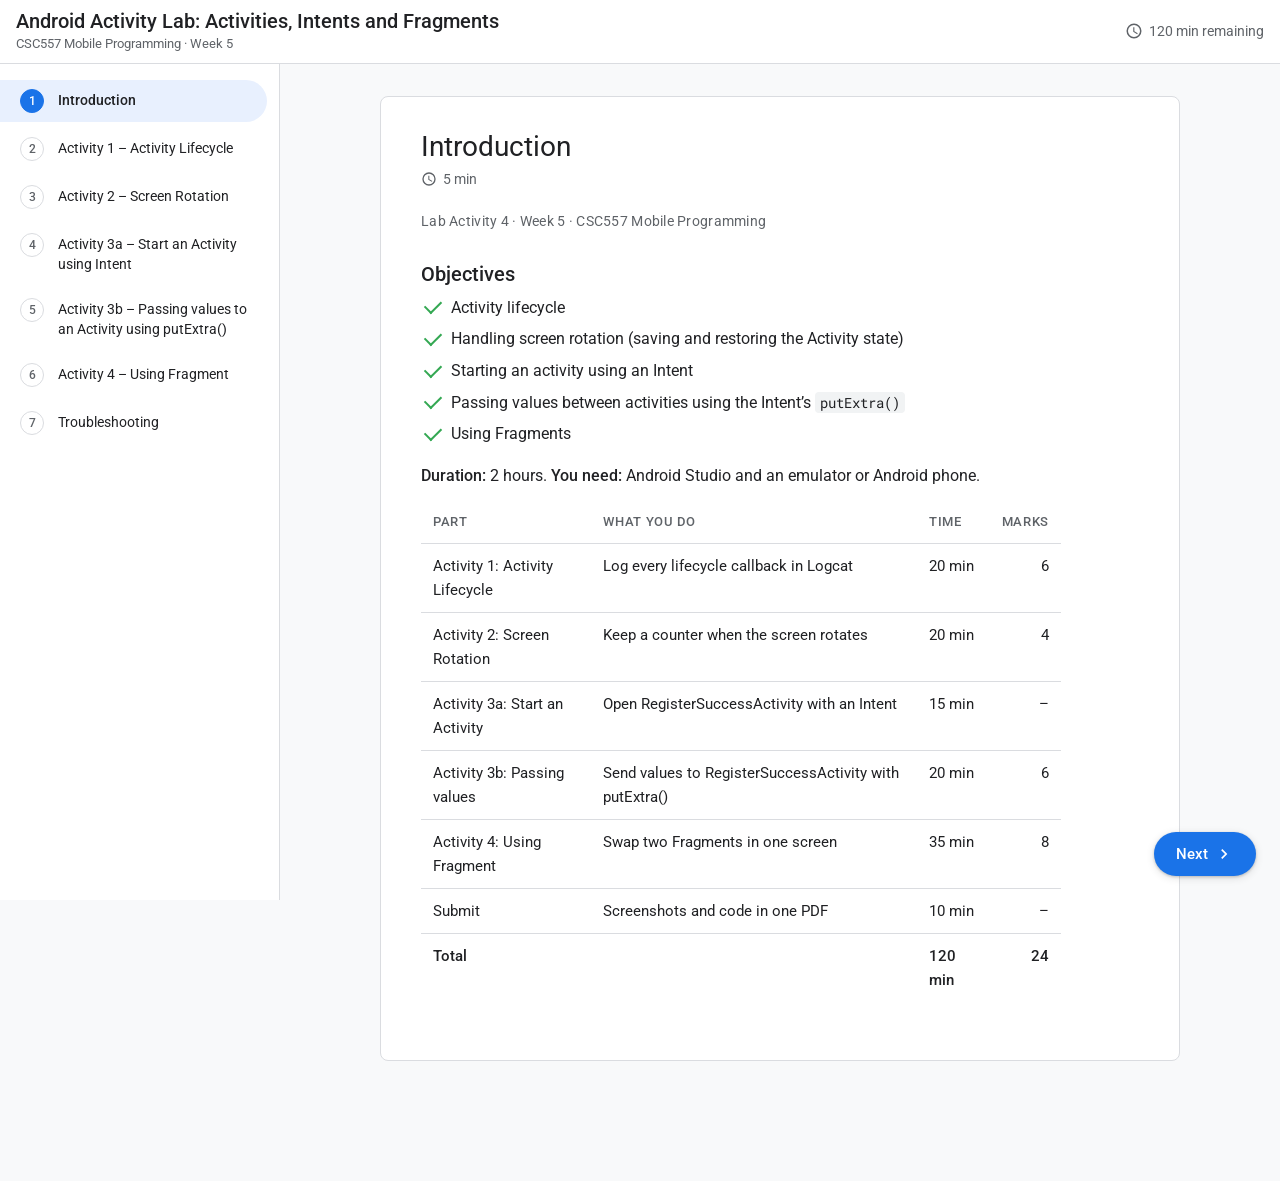
<file: week5/index.html>
<!doctype html>
<html lang="en" class="no-js">
<head>
<meta charset="utf-8">
<meta name="viewport" content="width=device-width, initial-scale=1, viewport-fit=cover">
<title>Android Activity Lab</title>
<meta name="description" content="Week 5 lab for CSC557 Mobile Programming: the Activity lifecycle, screen rotation, starting an Activity with an Intent, passing values with putExtra(), and Fragments (Java, XML Views).">
<link rel="preconnect" href="https://fonts.googleapis.com"><link rel="preconnect" href="https://fonts.gstatic.com" crossorigin><link rel="stylesheet" href="https://fonts.googleapis.com/css2?family=Roboto:wght@400;500;700&family=Roboto+Mono:wght@400;500&display=swap">
<link rel="stylesheet" href="assets/codelab.css?v=2">
<style>.line.cm { color: var(--muted); font-style: italic; }</style>
</head>
<body data-title="Android Activity Lab">
<header class="topbar">
  <button class="menu-btn" id="menu" type="button" aria-label="Show steps"><svg viewBox="0 0 24 24" aria-hidden="true"><path d="M3 18h18v-2H3v2zm0-5h18v-2H3v2zm0-7v2h18V6H3z"/></svg></button>
  <div class="topbar-title"><h1>Android Activity Lab: Activities, Intents and Fragments</h1><div class="course">CSC557 Mobile Programming · Week 5</div></div>
  <div class="remaining"><svg viewBox="0 0 24 24" aria-hidden="true"><path d="M12 2a10 10 0 1 0 0 20 10 10 0 0 0 0-20zm0 18a8 8 0 1 1 0-16 8 8 0 0 1 0 16zm.5-13H11v6l5.2 3.2.8-1.3-4.5-2.7z"/></svg><span><span id="remaining-min">0</span> min<span class="txt-long"> remaining</span></span></div>
</header>
<div class="shell">
  <nav class="sidebar" aria-label="Lab steps"><ol class="toc" id="toc"></ol></nav>
  <div class="scrim" id="scrim"></div>
  <main>
<section class="step" id="introduction" data-minutes="5">
<h2>Introduction</h2>
<p class="eyebrow">Lab Activity 4 · Week 5 · CSC557 Mobile Programming</p>
<h3>Objectives</h3>
<ul class="checklist">
  <li>Activity lifecycle</li>
  <li>Handling screen rotation (saving and restoring the Activity state)</li>
  <li>Starting an activity using an Intent</li>
  <li>Passing values between activities using the Intent’s <code>putExtra()</code></li>
  <li>Using Fragments</li>
</ul>
<p><strong>Duration:</strong> 2 hours. <strong>You need:</strong> Android Studio and an emulator or Android phone.</p>
<div class="table-wrap"><table class="marks">
<thead><tr><th>Part</th><th>What you do</th><th>Time</th><th>Marks</th></tr></thead>
<tbody>
<tr><td>Activity 1: Activity Lifecycle</td><td>Log every lifecycle callback in Logcat</td><td>20 min</td><td>6</td></tr>
<tr><td>Activity 2: Screen Rotation</td><td>Keep a counter when the screen rotates</td><td>20 min</td><td>4</td></tr>
<tr><td>Activity 3a: Start an Activity</td><td>Open RegisterSuccessActivity with an Intent</td><td>15 min</td><td>–</td></tr>
<tr><td>Activity 3b: Passing values</td><td>Send values to RegisterSuccessActivity with putExtra()</td><td>20 min</td><td>6</td></tr>
<tr><td>Activity 4: Using Fragment</td><td>Swap two Fragments in one screen</td><td>35 min</td><td>8</td></tr>
<tr><td>Submit</td><td>Screenshots and code in one PDF</td><td>10 min</td><td>–</td></tr>
</tbody>
<tfoot><tr><td><strong>Total</strong></td><td></td><td><strong>120 min</strong></td><td><strong>24</strong></td></tr></tfoot>
</table></div>
</section>

<section class="step" id="activity-1-activity-lifecycle" data-minutes="20">
<h2>Activity 1 – Activity Lifecycle</h2>
<ol class="steps">
<li>Create a new Android project named <code>Lifecycle</code> using the <strong>Java</strong> language. Choose <strong>Empty Views Activity</strong> as the template.
<figure><img src="assets/img/fig01.png" alt="Screenshot" width="150" loading="lazy"></figure></li>
<li>Open <strong>MainActivity.java</strong>. Add the logging import, the <code>label</code> variable, a log line at the end of <code>onCreate()</code>, and the six other lifecycle methods. Do not change the code the template generated.
<div class="code"><div class="code-head"><span class="code-file">java/com/example/lifecycle/MainActivity.java</span><button class="copy" type="button" aria-label="Copy code"><svg viewBox="0 0 24 24" aria-hidden="true"><path d="M16 1H4a2 2 0 0 0-2 2v14h2V3h12V1zm3 4H8a2 2 0 0 0-2 2v14a2 2 0 0 0 2 2h11a2 2 0 0 0 2-2V7a2 2 0 0 0-2-2zm0 16H8V7h11v14z"/></svg><span>Copy</span></button></div><pre><code><span class="line">package com.example.lifecycle;</span><span class="line">&#8203;</span><span class="line">import android.os.Bundle;</span><span class="line hl">import android.util.Log;   // lets us write to the application log</span><span class="line cm">// ... the androidx imports from the template stay ...</span><span class="line">&#8203;</span><span class="line">public class MainActivity extends AppCompatActivity {</span><span class="line">&#8203;</span><span class="line hl">    String label = "MyApp : ";   // logs label. Change this to your name</span><span class="line">&#8203;</span><span class="line">    /** Called when the activity is first created. */</span><span class="line">    @Override</span><span class="line">    protected void onCreate(Bundle savedInstanceState) {</span><span class="line">        super.onCreate(savedInstanceState);</span><span class="line">        EdgeToEdge.enable(this);</span><span class="line">        setContentView(R.layout.activity_main);</span><span class="line">        ViewCompat.setOnApplyWindowInsetsListener(findViewById(R.id.main), (v, insets) -&gt; {</span><span class="line">            Insets systemBars = insets.getInsets(WindowInsetsCompat.Type.systemBars());</span><span class="line">            v.setPadding(systemBars.left, systemBars.top, systemBars.right, systemBars.bottom);</span><span class="line">            return insets;</span><span class="line">        });</span><span class="line hl">        // Log.d() is used to write content to the debug logs</span><span class="line hl">        Log.d(label, "The onCreate() event");</span><span class="line">    }</span><span class="line">&#8203;</span><span class="line hl">    /** Called when the activity is about to become visible. */</span><span class="line hl">    @Override</span><span class="line hl">    protected void onStart() {</span><span class="line hl">        super.onStart();</span><span class="line hl">        Log.d(label, "The onStart() event");</span><span class="line hl">    }</span><span class="line hl">&#8203;</span><span class="line hl">    /** Called when the activity has become visible. */</span><span class="line hl">    @Override</span><span class="line hl">    protected void onResume() {</span><span class="line hl">        super.onResume();</span><span class="line hl">        Log.d(label, "The onResume() event");</span><span class="line hl">    }</span><span class="line hl">&#8203;</span><span class="line hl">    /** Called when another activity is taking focus. */</span><span class="line hl">    @Override</span><span class="line hl">    protected void onPause() {</span><span class="line hl">        super.onPause();</span><span class="line hl">        Log.d(label, "The onPause() event");</span><span class="line hl">    }</span><span class="line hl">&#8203;</span><span class="line hl">    /** Called when the activity is no longer visible. */</span><span class="line hl">    @Override</span><span class="line hl">    protected void onStop() {</span><span class="line hl">        super.onStop();</span><span class="line hl">        Log.d(label, "The onStop() event");</span><span class="line hl">    }</span><span class="line hl">&#8203;</span><span class="line hl">    /** Called when the activity is to be visible again. */</span><span class="line hl">    @Override</span><span class="line hl">    protected void onRestart() {</span><span class="line hl">        super.onRestart();</span><span class="line hl">        Log.d(label, "The onRestart() event");</span><span class="line hl">    }</span><span class="line hl">&#8203;</span><span class="line hl">    /** Called just before the activity is destroyed. */</span><span class="line hl">    @Override</span><span class="line hl">    protected void onDestroy() {</span><span class="line hl">        super.onDestroy();</span><span class="line hl">        Log.d(label, "The onDestroy() event");</span><span class="line hl">    }</span><span class="line">}</span></code></pre></div>
<p>Yellow lines are the ones you add. Grey italic lines stand for code that is already there.</p></li>
<li>Run the app.</li>
<li>Open the <strong>Logcat</strong> window and filter the logs by our log label: type <code>MyApp</code> in the filter box. You will see the following:
<figure><img src="assets/img/fig02.png?v=2" alt="Screenshot" width="620" loading="lazy"></figure></li>
<li>These methods are called when the app is first starting up. The order is <code>onCreate()</code> → <code>onStart()</code> → <code>onResume()</code>.</li>
<li>Now hide the app in the background with the swipe-up gesture. Take a look at the Logcat to answer the questions below.</li>
</ol>
<aside class="callout tip">
<p class="callout-title">Tip</p>
<p>Since Android 12, using the Back gesture on the app’s first screen does not destroy it: Android only moves the app to the background. To terminate the app for Question 2b, open <strong>Recents</strong> and swipe the app away. Write down what you actually see.</p>
</aside>
<div class="exercise">
<p class="exercise-head"><span>Questions 1 and 2</span></p>
<p><strong>Question 1:</strong> Which callback methods are called when you hide the app in the background?</p>
<p><strong>Question 2:</strong> Which callback methods are called when you:</p>
<p>   <strong>a.</strong> refocus back to the app;</p>
<p>   <strong>b.</strong> terminate the app?</p>
</div>
</section>

<section class="step" id="activity-2-screen-rotation" data-minutes="20">
<h2>Activity 2 – Screen Rotation</h2>
<p>Rotating the screen is a <strong>configuration change</strong>. Android destroys the activity and creates a new one, so any value kept in the activity is lost unless you save it.</p>
<ol class="steps">
<li>Continue with the <strong>Lifecycle</strong> project. On the emulator, turn on <strong>Auto-rotate</strong>: swipe down from the top of the screen twice and tap Auto-rotate.</li>
<li>Run the app and rotate the device with the rotate buttons on the emulator toolbar. In Logcat you will see the activity destroyed and created again: <code>onPause()</code> → <code>onStop()</code> → <code>onDestroy()</code> → <code>onCreate()</code> → <code>onStart()</code> → <code>onResume()</code>.</li>
<li>Open <strong>res/layout/activity_main.xml</strong> in <strong>Code</strong> view. Replace the “Hello World!” TextView with a counter TextView and a Count button:
<div class="code"><div class="code-head"><span class="code-file">res/layout/activity_main.xml (inside the ConstraintLayout)</span><button class="copy" type="button" aria-label="Copy code"><svg viewBox="0 0 24 24" aria-hidden="true"><path d="M16 1H4a2 2 0 0 0-2 2v14h2V3h12V1zm3 4H8a2 2 0 0 0-2 2v14a2 2 0 0 0 2 2h11a2 2 0 0 0 2-2V7a2 2 0 0 0-2-2zm0 16H8V7h11v14z"/></svg><span>Copy</span></button></div><pre><code><span class="line hl">    &lt;TextView</span><span class="line hl">        android:id="@+id/tvCount"</span><span class="line hl">        android:layout_width="wrap_content"</span><span class="line hl">        android:layout_height="wrap_content"</span><span class="line hl">        android:text="0"</span><span class="line hl">        android:textSize="48sp"</span><span class="line hl">        app:layout_constraintBottom_toBottomOf="parent"</span><span class="line hl">        app:layout_constraintEnd_toEndOf="parent"</span><span class="line hl">        app:layout_constraintStart_toStartOf="parent"</span><span class="line hl">        app:layout_constraintTop_toTopOf="parent" /&gt;</span><span class="line hl">&#8203;</span><span class="line hl">    &lt;Button</span><span class="line hl">        android:id="@+id/btnCount"</span><span class="line hl">        android:layout_width="wrap_content"</span><span class="line hl">        android:layout_height="wrap_content"</span><span class="line hl">        android:layout_marginTop="24dp"</span><span class="line hl">        android:onClick="countBtnClicked"</span><span class="line hl">        android:text="Count"</span><span class="line hl">        app:layout_constraintEnd_toEndOf="parent"</span><span class="line hl">        app:layout_constraintStart_toStartOf="parent"</span><span class="line hl">        app:layout_constraintTop_toBottomOf="@id/tvCount" /&gt;</span></code></pre></div>
<p><code>android:onClick="countBtnClicked"</code> tells Android to call the method <code>countBtnClicked(View view)</code> in MainActivity when the button is clicked.</p></li>
<li>In <strong>MainActivity.java</strong>, add two imports, two variables, one line at the end of <code>onCreate()</code>, and the <code>countBtnClicked()</code> method:
<div class="code"><div class="code-head"><span class="code-file">java/com/example/lifecycle/MainActivity.java</span><button class="copy" type="button" aria-label="Copy code"><svg viewBox="0 0 24 24" aria-hidden="true"><path d="M16 1H4a2 2 0 0 0-2 2v14h2V3h12V1zm3 4H8a2 2 0 0 0-2 2v14a2 2 0 0 0 2 2h11a2 2 0 0 0 2-2V7a2 2 0 0 0-2-2zm0 16H8V7h11v14z"/></svg><span>Copy</span></button></div><pre><code><span class="line hl">import android.view.View;</span><span class="line hl">import android.widget.TextView;</span><span class="line">&#8203;</span><span class="line">public class MainActivity extends AppCompatActivity {</span><span class="line">&#8203;</span><span class="line">    String label = "MyApp : ";</span><span class="line hl">    int count = 0;       // number of clicks</span><span class="line hl">    TextView tvCount;    // shows the count</span><span class="line">&#8203;</span><span class="line">    @Override</span><span class="line">    protected void onCreate(Bundle savedInstanceState) {</span><span class="line cm">        // ... template code and Log.d stay ...</span><span class="line hl">        tvCount = findViewById(R.id.tvCount);</span><span class="line">    }</span><span class="line">&#8203;</span><span class="line hl">    /** onClick() action handler for the Count button */</span><span class="line hl">    public void countBtnClicked(View view) {</span><span class="line hl">        count++;</span><span class="line hl">        tvCount.setText(String.valueOf(count));</span><span class="line hl">    }</span><span class="line">&#8203;</span><span class="line cm">    // ... the lifecycle methods from Activity 1 stay ...</span><span class="line">}</span></code></pre></div></li>
<li>Run the app and click <strong>Count</strong> five times. Now rotate the device. The counter goes back to <strong>0</strong>, because the new activity object starts again with <code>count = 0</code>.</li>
<li>To keep the value, save it in <code>onSaveInstanceState()</code> before the activity is destroyed, and read it back in <code>onCreate()</code>. Add this method to MainActivity, and the <code>if</code> block at the end of <code>onCreate()</code>:
<div class="code"><div class="code-head"><span class="code-file">java/com/example/lifecycle/MainActivity.java</span><button class="copy" type="button" aria-label="Copy code"><svg viewBox="0 0 24 24" aria-hidden="true"><path d="M16 1H4a2 2 0 0 0-2 2v14h2V3h12V1zm3 4H8a2 2 0 0 0-2 2v14a2 2 0 0 0 2 2h11a2 2 0 0 0 2-2V7a2 2 0 0 0-2-2zm0 16H8V7h11v14z"/></svg><span>Copy</span></button></div><pre><code><span class="line">    @Override</span><span class="line">    protected void onCreate(Bundle savedInstanceState) {</span><span class="line cm">        // ... template code and Log.d stay ...</span><span class="line">        tvCount = findViewById(R.id.tvCount);</span><span class="line">&#8203;</span><span class="line hl">        // restore the saved value after a rotation</span><span class="line hl">        // (savedInstanceState is null when the app starts for the first time)</span><span class="line hl">        if (savedInstanceState != null) {</span><span class="line hl">            count = savedInstanceState.getInt("count");</span><span class="line hl">            tvCount.setText(String.valueOf(count));</span><span class="line hl">        }</span><span class="line">    }</span><span class="line">&#8203;</span><span class="line hl">    /** Called before the activity may be destroyed, to save its state. */</span><span class="line hl">    @Override</span><span class="line hl">    protected void onSaveInstanceState(Bundle outState) {</span><span class="line hl">        super.onSaveInstanceState(outState);</span><span class="line hl">        outState.putInt("count", count);</span><span class="line hl">        Log.d(label, "The onSaveInstanceState() event");</span><span class="line hl">    }</span></code></pre></div></li>
<li>Run the app again, click <strong>Count</strong> five times and rotate the device. This time the value is kept.
<figure><img src="assets/img/fig03.png" alt="What you should see in steps 5 and 7" width="600" loading="lazy"><figcaption>What you should see in steps 5 and 7</figcaption></figure></li>
</ol>
<div class="exercise">
<p class="exercise-head"><span>Question 3: Screen rotation</span></p>
<p>Which callback methods are called, in order, when you rotate the device after step 6?</p>
</div>
</section>

<section class="step" id="activity-3a-start-an-activity-using-intent" data-minutes="15">
<h2>Activity 3a – Start an Activity using Intent</h2>
<p>You will build an app with two screens. Clicking <strong>Register</strong> in <code>MainActivity</code> opens <code>RegisterSuccessActivity</code>.</p>
<figure><img src="assets/img/fig04.png" alt="The screens in Activities 3a and 3b" width="520" loading="lazy"><figcaption>The screens in Activities 3a and 3b</figcaption></figure>
<ol class="steps">
<li>Create a new project named <code>Register</code> (Empty Views Activity, Java).</li>
<li>Replace the whole of <strong>res/layout/activity_main.xml</strong> with this layout: a title and a Register button.
<div class="code"><div class="code-head"><span class="code-file">res/layout/activity_main.xml</span><button class="copy" type="button" aria-label="Copy code"><svg viewBox="0 0 24 24" aria-hidden="true"><path d="M16 1H4a2 2 0 0 0-2 2v14h2V3h12V1zm3 4H8a2 2 0 0 0-2 2v14a2 2 0 0 0 2 2h11a2 2 0 0 0 2-2V7a2 2 0 0 0-2-2zm0 16H8V7h11v14z"/></svg><span>Copy</span></button></div><pre><code><span class="line">&lt;?xml version="1.0" encoding="utf-8"?&gt;</span><span class="line">&lt;androidx.constraintlayout.widget.ConstraintLayout</span><span class="line">    xmlns:android="http://schemas.android.com/apk/res/android"</span><span class="line">    xmlns:app="http://schemas.android.com/apk/res-auto"</span><span class="line">    xmlns:tools="http://schemas.android.com/tools"</span><span class="line">    android:id="@+id/main"</span><span class="line">    android:layout_width="match_parent"</span><span class="line">    android:layout_height="match_parent"</span><span class="line">    tools:context=".MainActivity"&gt;</span><span class="line">&#8203;</span><span class="line">    &lt;TextView</span><span class="line">        android:id="@+id/tvTitle"</span><span class="line">        android:layout_width="wrap_content"</span><span class="line">        android:layout_height="wrap_content"</span><span class="line">        android:text="Student Registration"</span><span class="line">        android:textSize="24sp"</span><span class="line">        android:textStyle="bold"</span><span class="line">        app:layout_constraintBottom_toTopOf="@id/btnRegister"</span><span class="line">        app:layout_constraintEnd_toEndOf="parent"</span><span class="line">        app:layout_constraintStart_toStartOf="parent"</span><span class="line">        app:layout_constraintTop_toTopOf="parent"</span><span class="line">        app:layout_constraintVertical_chainStyle="packed" /&gt;</span><span class="line">&#8203;</span><span class="line">    &lt;Button</span><span class="line">        android:id="@+id/btnRegister"</span><span class="line">        android:layout_width="wrap_content"</span><span class="line">        android:layout_height="wrap_content"</span><span class="line">        android:layout_marginTop="32dp"</span><span class="line">        android:onClick="registerBtnClicked"</span><span class="line">        android:text="Register"</span><span class="line">        app:layout_constraintBottom_toBottomOf="parent"</span><span class="line">        app:layout_constraintEnd_toEndOf="parent"</span><span class="line">        app:layout_constraintStart_toStartOf="parent"</span><span class="line">        app:layout_constraintTop_toBottomOf="@id/tvTitle" /&gt;</span><span class="line">&#8203;</span><span class="line">&lt;/androidx.constraintlayout.widget.ConstraintLayout&gt;</span></code></pre></div>
<p>When the user clicks Register, the method <code>registerBtnClicked()</code> in MainActivity is called (set by <code>android:onClick</code>).</p></li>
<li>Add the second activity: <strong>File › New › Activity › Empty Views Activity</strong>. Name it <code>RegisterSuccessActivity</code> and leave <strong>Launcher Activity</strong> unticked. Android Studio creates <code>RegisterSuccessActivity.java</code>, <code>activity_register_success.xml</code>, and registers the activity in <strong>AndroidManifest.xml</strong> for you, so you do not need to edit the manifest.</li>
<li>Open <strong>res/layout/activity<em>register</em>success.xml</strong>. Add one TextView inside the ConstraintLayout (keep the root and its <code>@+id/main</code>):
<div class="code"><div class="code-head"><span class="code-file">res/layout/activity_register_success.xml (inside the ConstraintLayout)</span><button class="copy" type="button" aria-label="Copy code"><svg viewBox="0 0 24 24" aria-hidden="true"><path d="M16 1H4a2 2 0 0 0-2 2v14h2V3h12V1zm3 4H8a2 2 0 0 0-2 2v14a2 2 0 0 0 2 2h11a2 2 0 0 0 2-2V7a2 2 0 0 0-2-2zm0 16H8V7h11v14z"/></svg><span>Copy</span></button></div><pre><code><span class="line hl">    &lt;TextView</span><span class="line hl">        android:id="@+id/tvSuccess"</span><span class="line hl">        android:layout_width="wrap_content"</span><span class="line hl">        android:layout_height="wrap_content"</span><span class="line hl">        android:text="Registration successful"</span><span class="line hl">        android:textSize="22sp"</span><span class="line hl">        app:layout_constraintBottom_toBottomOf="parent"</span><span class="line hl">        app:layout_constraintEnd_toEndOf="parent"</span><span class="line hl">        app:layout_constraintStart_toStartOf="parent"</span><span class="line hl">        app:layout_constraintTop_toTopOf="parent" /&gt;</span></code></pre></div></li>
<li>In <strong>MainActivity.java</strong>, add the <code>registerBtnClicked()</code> method. It creates an explicit Intent that names the activity to open, and starts it.
<div class="code"><div class="code-head"><span class="code-file">java/com/example/register/MainActivity.java</span><button class="copy" type="button" aria-label="Copy code"><svg viewBox="0 0 24 24" aria-hidden="true"><path d="M16 1H4a2 2 0 0 0-2 2v14h2V3h12V1zm3 4H8a2 2 0 0 0-2 2v14a2 2 0 0 0 2 2h11a2 2 0 0 0 2-2V7a2 2 0 0 0-2-2zm0 16H8V7h11v14z"/></svg><span>Copy</span></button></div><pre><code><span class="line hl">import android.content.Intent;</span><span class="line hl">import android.view.View;</span><span class="line">&#8203;</span><span class="line">public class MainActivity extends AppCompatActivity {</span><span class="line">&#8203;</span><span class="line cm">    // ... onCreate() from the template stays ...</span><span class="line">&#8203;</span><span class="line hl">    /**</span><span class="line hl">     * onClick() action handler for Register button</span><span class="line hl">     * @param view</span><span class="line hl">     */</span><span class="line hl">    public void registerBtnClicked(View view) {</span><span class="line hl">        // Task 1: Start RegisterSuccessActivity Activity using Intent</span><span class="line hl">&#8203;</span><span class="line hl">        // create a new explicit intent to open RegisterSuccessActivity activity</span><span class="line hl">        Intent intentSuccess = new Intent(this, RegisterSuccessActivity.class);</span><span class="line hl">        // start the RegisterSuccessActivity activity</span><span class="line hl">        startActivity(intentSuccess);</span><span class="line hl">    }</span><span class="line">}</span></code></pre></div></li>
<li>Run the app and click <strong>Register</strong>. The second screen shows <em>Registration successful</em> (the first two screens in the picture above). Use the Back gesture to return to MainActivity.</li>
</ol>
</section>

<section class="step" id="activity-3b-passing-values-to-an-activity-using-putextra" data-minutes="20">
<h2>Activity 3b – Passing values to an Activity using putExtra()</h2>
<p>Now <code>MainActivity</code> sends a name and a gender to <code>RegisterSuccessActivity</code>, which greets the user. The values are hard-coded for now. Next week you will read them from a form instead.</p>
<ol class="steps">
<li>Edit <code>registerBtnClicked()</code> in <strong>MainActivity.java</strong> to put the values into the Intent before starting the activity:
<div class="code"><div class="code-head"><span class="code-file">java/com/example/register/MainActivity.java</span><button class="copy" type="button" aria-label="Copy code"><svg viewBox="0 0 24 24" aria-hidden="true"><path d="M16 1H4a2 2 0 0 0-2 2v14h2V3h12V1zm3 4H8a2 2 0 0 0-2 2v14a2 2 0 0 0 2 2h11a2 2 0 0 0 2-2V7a2 2 0 0 0-2-2zm0 16H8V7h11v14z"/></svg><span>Copy</span></button></div><pre><code><span class="line">    public void registerBtnClicked(View view) {</span><span class="line">        // Task 1: Start RegisterSuccessActivity Activity using Intent</span><span class="line">        Intent intentSuccess = new Intent(this, RegisterSuccessActivity.class);</span><span class="line">&#8203;</span><span class="line hl">        // Task 2: pass values (name and gender) to RegisterSuccessActivity using putExtra</span><span class="line hl">        // the values are hard-coded for now (form handling is next week)</span><span class="line hl">        String name = "Sally";</span><span class="line hl">        String gender = "Female";</span><span class="line hl">&#8203;</span><span class="line hl">        // set data to be sent to RegisterSuccessActivity activity</span><span class="line hl">        intentSuccess.putExtra("name", name);</span><span class="line hl">        intentSuccess.putExtra("gender", gender);</span><span class="line">&#8203;</span><span class="line">        // start the RegisterSuccessActivity activity</span><span class="line">        startActivity(intentSuccess);</span><span class="line">    }</span></code></pre></div></li>
<li>In <strong>RegisterSuccessActivity.java</strong>, read the values from the Intent at the end of <code>onCreate()</code> and show them in the label:
<div class="code"><div class="code-head"><span class="code-file">java/com/example/register/RegisterSuccessActivity.java</span><button class="copy" type="button" aria-label="Copy code"><svg viewBox="0 0 24 24" aria-hidden="true"><path d="M16 1H4a2 2 0 0 0-2 2v14h2V3h12V1zm3 4H8a2 2 0 0 0-2 2v14a2 2 0 0 0 2 2h11a2 2 0 0 0 2-2V7a2 2 0 0 0-2-2zm0 16H8V7h11v14z"/></svg><span>Copy</span></button></div><pre><code><span class="line hl">import android.content.Intent;</span><span class="line hl">import android.widget.TextView;</span><span class="line">&#8203;</span><span class="line">public class RegisterSuccessActivity extends AppCompatActivity {</span><span class="line">&#8203;</span><span class="line">    @Override</span><span class="line">    protected void onCreate(Bundle savedInstanceState) {</span><span class="line">        super.onCreate(savedInstanceState);</span><span class="line">        EdgeToEdge.enable(this);</span><span class="line">        setContentView(R.layout.activity_register_success);</span><span class="line">        ViewCompat.setOnApplyWindowInsetsListener(findViewById(R.id.main), (v, insets) -&gt; {</span><span class="line">            Insets systemBars = insets.getInsets(WindowInsetsCompat.Type.systemBars());</span><span class="line">            v.setPadding(systemBars.left, systemBars.top, systemBars.right, systemBars.bottom);</span><span class="line">            return insets;</span><span class="line">        });</span><span class="line">&#8203;</span><span class="line hl">        // Task 3: read data passed from MainActivity and display them inside the label</span><span class="line hl">        // get parameters from intent</span><span class="line hl">        Intent intent = getIntent();</span><span class="line hl">        String name = intent.getStringExtra("name");</span><span class="line hl">        String gender = intent.getStringExtra("gender");</span><span class="line hl">&#8203;</span><span class="line hl">        // update the text inside the success label</span><span class="line hl">        TextView tvSuccess = findViewById(R.id.tvSuccess);</span><span class="line hl">        if (gender.equals("Male"))</span><span class="line hl">            tvSuccess.setText("Hello Mr. " + name);</span><span class="line hl">        else</span><span class="line hl">            tvSuccess.setText("Hello Ms. " + name);</span><span class="line">    }</span><span class="line">}</span></code></pre></div>
<p>The keys must match exactly: <code>"name"</code> in <code>putExtra()</code> and <code>"name"</code> in <code>getStringExtra()</code>. A wrong key gives <code>null</code>.</p></li>
<li>Run the app and click <strong>Register</strong>. The second screen now shows <em>Hello Ms. Sally</em> (the third screen in the picture in Activity 3a). Change the values to <code>"Ali"</code> and <code>"Male"</code> and run again to check the other greeting.</li>
</ol>
<div class="exercise">
<p class="exercise-head"><span>Question 4: Pass an age</span></p>
<p>Pass an <strong>age</strong> from MainActivity to RegisterSuccessActivity. Hard-code it as an <code>int</code> (for example <code>int age = 21;</code>), send it with <code>putExtra("age", age)</code>, read it with <code>getIntExtra("age", 0)</code>, and show it in the greeting, for example <em>Hello Ms. Sally, age 21</em>.</p>
</div>
</section>

<section class="step" id="activity-4-using-fragment" data-minutes="35">
<h2>Activity 4 – Using Fragment</h2>
<p>A <strong>Fragment</strong> is part of a screen with its own layout and Java code, placed inside an Activity. MainActivity shows two buttons and a <strong>FrameLayout</strong>. Clicking <strong>First Fragment</strong> places <code>FirstFragment</code> in the FrameLayout; clicking <strong>Second Fragment</strong> replaces it with <code>SecondFragment</code>. Each Fragment has a TextView and a button that shows the Fragment’s name in a Toast.</p>
<figure><img src="assets/img/fig05.png" alt="What you will build" width="360" loading="lazy"><figcaption>What you will build</figcaption></figure>
<ol class="steps">
<li>Create a new project named <code>FragmentExample</code> (Empty Views Activity, Java).</li>
<li>Replace the whole of <strong>res/layout/activity_main.xml</strong>: two buttons and a FrameLayout that will hold the Fragments.
<div class="code"><div class="code-head"><span class="code-file">res/layout/activity_main.xml</span><button class="copy" type="button" aria-label="Copy code"><svg viewBox="0 0 24 24" aria-hidden="true"><path d="M16 1H4a2 2 0 0 0-2 2v14h2V3h12V1zm3 4H8a2 2 0 0 0-2 2v14a2 2 0 0 0 2 2h11a2 2 0 0 0 2-2V7a2 2 0 0 0-2-2zm0 16H8V7h11v14z"/></svg><span>Copy</span></button></div><pre><code><span class="line">&lt;?xml version="1.0" encoding="utf-8"?&gt;</span><span class="line">&lt;LinearLayout xmlns:android="http://schemas.android.com/apk/res/android"</span><span class="line">    xmlns:tools="http://schemas.android.com/tools"</span><span class="line">    android:id="@+id/main"</span><span class="line">    android:layout_width="match_parent"</span><span class="line">    android:layout_height="match_parent"</span><span class="line">    android:orientation="vertical"</span><span class="line">    tools:context=".MainActivity"&gt;</span><span class="line">&#8203;</span><span class="line">    &lt;Button</span><span class="line">        android:id="@+id/btnFirstFragment"</span><span class="line">        android:layout_width="match_parent"</span><span class="line">        android:layout_height="wrap_content"</span><span class="line">        android:layout_marginHorizontal="16dp"</span><span class="line">        android:onClick="btnFirstFragmentClicked"</span><span class="line">        android:text="First Fragment" /&gt;</span><span class="line">&#8203;</span><span class="line">    &lt;Button</span><span class="line">        android:id="@+id/btnSecondFragment"</span><span class="line">        android:layout_width="match_parent"</span><span class="line">        android:layout_height="wrap_content"</span><span class="line">        android:layout_marginHorizontal="16dp"</span><span class="line">        android:onClick="btnSecondFragmentClicked"</span><span class="line">        android:text="Second Fragment" /&gt;</span><span class="line">&#8203;</span><span class="line">    &lt;FrameLayout</span><span class="line">        android:id="@+id/frameLayout"</span><span class="line">        android:layout_width="match_parent"</span><span class="line">        android:layout_height="0dp"</span><span class="line">        android:layout_marginTop="8dp"</span><span class="line">        android:layout_weight="1" /&gt;</span><span class="line">&#8203;</span><span class="line">&lt;/LinearLayout&gt;</span></code></pre></div></li>
<li>Create the layout of the first Fragment: right-click <strong>res › layout › New › Layout Resource File</strong>, name it <code>fragment_first</code>, root element <code>LinearLayout</code>. Replace its content with:
<div class="code"><div class="code-head"><span class="code-file">res/layout/fragment_first.xml</span><button class="copy" type="button" aria-label="Copy code"><svg viewBox="0 0 24 24" aria-hidden="true"><path d="M16 1H4a2 2 0 0 0-2 2v14h2V3h12V1zm3 4H8a2 2 0 0 0-2 2v14a2 2 0 0 0 2 2h11a2 2 0 0 0 2-2V7a2 2 0 0 0-2-2zm0 16H8V7h11v14z"/></svg><span>Copy</span></button></div><pre><code><span class="line">&lt;?xml version="1.0" encoding="utf-8"?&gt;</span><span class="line">&lt;LinearLayout xmlns:android="http://schemas.android.com/apk/res/android"</span><span class="line">    android:layout_width="match_parent"</span><span class="line">    android:layout_height="match_parent"</span><span class="line">    android:background="#E8EAF6"</span><span class="line">    android:gravity="center"</span><span class="line">    android:orientation="vertical"&gt;</span><span class="line">&#8203;</span><span class="line">    &lt;TextView</span><span class="line">        android:layout_width="wrap_content"</span><span class="line">        android:layout_height="wrap_content"</span><span class="line">        android:text="This is First Fragment"</span><span class="line">        android:textSize="20sp" /&gt;</span><span class="line">&#8203;</span><span class="line">    &lt;Button</span><span class="line">        android:id="@+id/btnShowName"</span><span class="line">        android:layout_width="wrap_content"</span><span class="line">        android:layout_height="wrap_content"</span><span class="line">        android:layout_marginTop="24dp"</span><span class="line">        android:text="Show Name" /&gt;</span><span class="line">&#8203;</span><span class="line">&lt;/LinearLayout&gt;</span></code></pre></div></li>
<li>Create the Java class of the first Fragment: right-click your package (under <strong>java</strong>) › <strong>New › Java Class</strong>, name it <code>FirstFragment</code>, and replace its content with the code below (keep your own <code>package</code> line).
<div class="code"><div class="code-head"><span class="code-file">java/com/example/fragmentexample/FirstFragment.java</span><button class="copy" type="button" aria-label="Copy code"><svg viewBox="0 0 24 24" aria-hidden="true"><path d="M16 1H4a2 2 0 0 0-2 2v14h2V3h12V1zm3 4H8a2 2 0 0 0-2 2v14a2 2 0 0 0 2 2h11a2 2 0 0 0 2-2V7a2 2 0 0 0-2-2zm0 16H8V7h11v14z"/></svg><span>Copy</span></button></div><pre><code><span class="line">package com.example.fragmentexample;</span><span class="line">&#8203;</span><span class="line">import android.os.Bundle;</span><span class="line">import android.view.View;</span><span class="line">import android.widget.Button;</span><span class="line">import android.widget.Toast;</span><span class="line">&#8203;</span><span class="line">import androidx.annotation.NonNull;</span><span class="line">import androidx.annotation.Nullable;</span><span class="line">import androidx.fragment.app.Fragment;</span><span class="line">&#8203;</span><span class="line">public class FirstFragment extends Fragment {</span><span class="line">&#8203;</span><span class="line">    public FirstFragment() {</span><span class="line">        super(R.layout.fragment_first);   // the layout of this Fragment</span><span class="line">    }</span><span class="line">&#8203;</span><span class="line">    // called after the layout is created: find views and set listeners here</span><span class="line">    @Override</span><span class="line">    public void onViewCreated(@NonNull View view, @Nullable Bundle savedInstanceState) {</span><span class="line">        super.onViewCreated(view, savedInstanceState);</span><span class="line">        Button btnShowName = view.findViewById(R.id.btnShowName);</span><span class="line">        btnShowName.setOnClickListener(v -&gt;</span><span class="line">                Toast.makeText(getContext(), "First Fragment", Toast.LENGTH_SHORT).show());</span><span class="line">    }</span><span class="line">}</span></code></pre></div>
<p>A Fragment is not an Activity, so <code>android:onClick</code> in its layout would look for the method in MainActivity. That is why the Fragment sets its own click listener in <code>onViewCreated()</code>.</p></li>
<li>Create <code>fragment_second.xml</code> and <code>SecondFragment.java</code> the same way (or copy the two files and rename them). Change only these parts:</li>
</ol>
<div class="table-wrap"><table>
<thead><tr><th></th><th>FirstFragment</th><th>SecondFragment</th></tr></thead>
<tbody>
<tr><td>Layout in super(...)</td><td><code>R.layout.fragment_first</code></td><td><code>R.layout.fragment_second</code></td></tr>
<tr><td>Background</td><td><code>#E8EAF6</code></td><td><code>#E0F2F1</code></td></tr>
<tr><td>TextView text</td><td>This is First Fragment</td><td>This is Second Fragment</td></tr>
<tr><td>Toast text</td><td>First Fragment</td><td>Second Fragment</td></tr>
</tbody>
</table></div>
<ol class="steps" start="6" style="--start:5">
<li>To place a Fragment into the FrameLayout, we get the <strong>FragmentManager</strong>, begin a <strong>FragmentTransaction</strong>, replace the FrameLayout content with the Fragment, and commit. Add both onClick handlers to <strong>MainActivity.java</strong>:
<div class="code"><div class="code-head"><span class="code-file">java/com/example/fragmentexample/MainActivity.java</span><button class="copy" type="button" aria-label="Copy code"><svg viewBox="0 0 24 24" aria-hidden="true"><path d="M16 1H4a2 2 0 0 0-2 2v14h2V3h12V1zm3 4H8a2 2 0 0 0-2 2v14a2 2 0 0 0 2 2h11a2 2 0 0 0 2-2V7a2 2 0 0 0-2-2zm0 16H8V7h11v14z"/></svg><span>Copy</span></button></div><pre><code><span class="line hl">import android.view.View;</span><span class="line hl">import androidx.fragment.app.FragmentManager;</span><span class="line hl">import androidx.fragment.app.FragmentTransaction;</span><span class="line">&#8203;</span><span class="line">public class MainActivity extends AppCompatActivity {</span><span class="line">&#8203;</span><span class="line cm">    // ... onCreate() from the template stays ...</span><span class="line">&#8203;</span><span class="line hl">    /** Handle onClick action on first button */</span><span class="line hl">    public void btnFirstFragmentClicked(View view) {</span><span class="line hl">        // load the first fragment into the FrameLayout (id = frameLayout)</span><span class="line hl">        FragmentManager fm = getSupportFragmentManager();      // create a FragmentManager</span><span class="line hl">        FragmentTransaction fragmentTransaction = fm.beginTransaction();   // begin</span><span class="line hl">        // replace whatever is in the FrameLayout with FirstFragment</span><span class="line hl">        fragmentTransaction.replace(R.id.frameLayout, new FirstFragment());</span><span class="line hl">        fragmentTransaction.commit();                          // save the changes</span><span class="line hl">    }</span><span class="line hl">&#8203;</span><span class="line hl">    /** Handle onClick action on second button */</span><span class="line hl">    public void btnSecondFragmentClicked(View view) {</span><span class="line hl">        FragmentManager fm = getSupportFragmentManager();</span><span class="line hl">        FragmentTransaction fragmentTransaction = fm.beginTransaction();</span><span class="line hl">        fragmentTransaction.replace(R.id.frameLayout, new SecondFragment());</span><span class="line hl">        fragmentTransaction.commit();</span><span class="line hl">    }</span><span class="line">}</span></code></pre></div></li>
<li>Run the app. Click <strong>First Fragment</strong> and <strong>Second Fragment</strong> and check that the Fragment changes. Click <strong>Show Name</strong> in each Fragment to see its Toast.</li>
</ol>
<div class="exercise">
<p class="exercise-head"><span>Question 5: A third Fragment</span></p>
<p>Add a third button and a <code>ThirdFragment</code> to the app. The Fragment shows <strong>your name and student ID</strong>, and its button shows a Toast <em>"Third Fragment"</em>.</p>
</div>
</section>

<section class="step" id="troubleshooting" data-minutes="5">
<h2>Troubleshooting</h2>
<div class="table-wrap"><table>
<thead><tr><th>Problem</th><th>Likely cause and fix</th></tr></thead>
<tbody>
<tr><td>Build error: <code>cannot find symbol ... main</code></td><td>The root layout lost <code>android:id="@+id/main"</code>. Add it back.</td></tr>
<tr><td>Logcat shows nothing</td><td>Type <code>MyApp</code> in the filter box, and check the right device and app are selected at the top of Logcat.</td></tr>
<tr><td>Rotation does nothing</td><td>Turn on Auto-rotate in the emulator’s quick settings.</td></tr>
<tr><td>App crashes on click: <code>Could not find method ... for android:onClick</code></td><td>The method name in <code>android:onClick</code> must match a <code>public void name(View view)</code> method in that Activity.</td></tr>
<tr><td><code>ActivityNotFoundException</code></td><td>RegisterSuccessActivity is not in <code>AndroidManifest.xml</code>. Create activities with File › New › Activity.</td></tr>
<tr><td>Second screen shows <code>Hello Ms. null</code></td><td>The key in <code>getStringExtra()</code> does not match the key in <code>putExtra()</code>.</td></tr>
<tr><td>Age shows <code>0</code></td><td>The age was sent as a String (<code>"21"</code>) but read with <code>getIntExtra()</code>. Send an <code>int</code>.</td></tr>
<tr><td>Nothing appears below the buttons</td><td>Check <code>fragmentTransaction.commit()</code> is called and the FrameLayout has <code>layout_weight="1"</code>.</td></tr>
</tbody>
</table></div>
</section>

  </main>
</div>
<div class="nav">
  <button class="back" id="back" type="button"><svg viewBox="0 0 24 24" aria-hidden="true"><path d="M15.4 7.4 14 6l-6 6 6 6 1.4-1.4L10.8 12z"/></svg>Back</button>
  <button class="next" id="next" type="button">Next<svg viewBox="0 0 24 24" aria-hidden="true"><path d="M10 6 8.6 7.4 13.2 12l-4.6 4.6L10 18l6-6z"/></svg></button>
</div>
<script src="assets/codelab.js?v=2"></script>
</body>
</html>
</file>
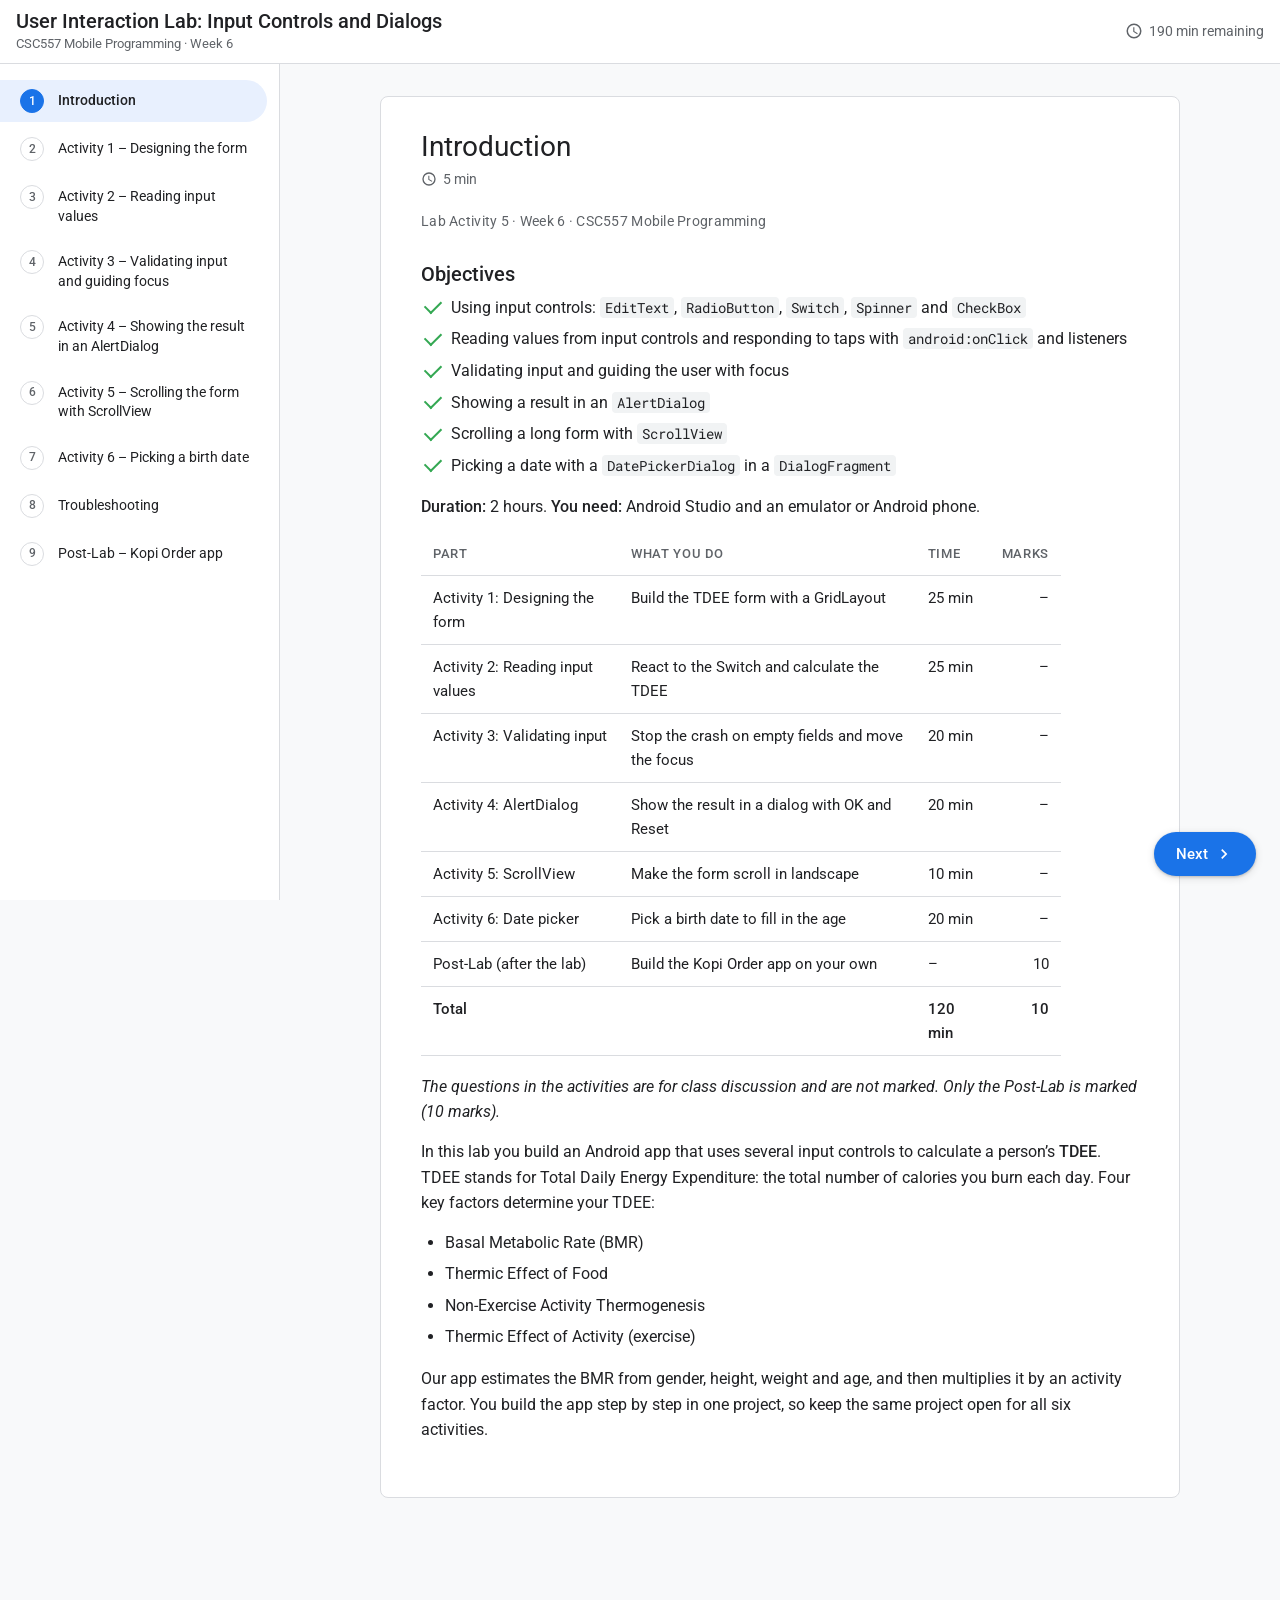
<file: week6/index.html>
<!doctype html>
<html lang="en" class="no-js">
<head>
<meta charset="utf-8">
<meta name="viewport" content="width=device-width, initial-scale=1, viewport-fit=cover">
<title>User Interaction Lab</title>
<meta name="description" content="Week 6 lab for CSC557 Mobile Programming: input controls, reading and validating input, focus, AlertDialog, ScrollView and a date picker, building a TDEE calculator (Java, XML Views).">
<link rel="preconnect" href="https://fonts.googleapis.com"><link rel="preconnect" href="https://fonts.gstatic.com" crossorigin><link rel="stylesheet" href="https://fonts.googleapis.com/css2?family=Roboto:wght@400;500;700&family=Roboto+Mono:wght@400;500&display=swap">
<link rel="stylesheet" href="assets/codelab.css?v=2">
<style>.line.cm { color: var(--muted); font-style: italic; }</style>
</head>
<body data-title="User Interaction Lab">
<header class="topbar">
  <button class="menu-btn" id="menu" type="button" aria-label="Show steps"><svg viewBox="0 0 24 24" aria-hidden="true"><path d="M3 18h18v-2H3v2zm0-5h18v-2H3v2zm0-7v2h18V6H3z"/></svg></button>
  <div class="topbar-title"><h1>User Interaction Lab: Input Controls and Dialogs</h1><div class="course">CSC557 Mobile Programming · Week 6</div></div>
  <div class="remaining"><svg viewBox="0 0 24 24" aria-hidden="true"><path d="M12 2a10 10 0 1 0 0 20 10 10 0 0 0 0-20zm0 18a8 8 0 1 1 0-16 8 8 0 0 1 0 16zm.5-13H11v6l5.2 3.2.8-1.3-4.5-2.7z"/></svg><span><span id="remaining-min">0</span> min<span class="txt-long"> remaining</span></span></div>
</header>
<div class="shell">
  <nav class="sidebar" aria-label="Lab steps"><ol class="toc" id="toc"></ol></nav>
  <div class="scrim" id="scrim"></div>
  <main>
<section class="step" id="introduction" data-minutes="5">
<h2>Introduction</h2>
<p class="eyebrow">Lab Activity 5 · Week 6 · CSC557 Mobile Programming</p>
<h3>Objectives</h3>
<ul class="checklist">
<li>Using input controls: <code>EditText</code>, <code>RadioButton</code>, <code>Switch</code>, <code>Spinner</code> and <code>CheckBox</code></li><li>Reading values from input controls and responding to taps with <code>android:onClick</code> and listeners</li><li>Validating input and guiding the user with focus</li><li>Showing a result in an <code>AlertDialog</code></li><li>Scrolling a long form with <code>ScrollView</code></li><li>Picking a date with a <code>DatePickerDialog</code> in a <code>DialogFragment</code></li>
</ul>
<p><strong>Duration:</strong> 2 hours. <strong>You need:</strong> Android Studio and an emulator or Android phone.</p>
<div class="table-wrap"><table class="marks">
<thead><tr><th><strong>Part</strong></th><th><strong>What you do</strong></th><th><strong>Time</strong></th><th><strong>Marks</strong></th></tr></thead>
<tbody>
<tr><td>Activity 1: Designing the form</td><td>Build the TDEE form with a GridLayout</td><td>25 min</td><td>–</td></tr>
<tr><td>Activity 2: Reading input values</td><td>React to the Switch and calculate the TDEE</td><td>25 min</td><td>–</td></tr>
<tr><td>Activity 3: Validating input</td><td>Stop the crash on empty fields and move the focus</td><td>20 min</td><td>–</td></tr>
<tr><td>Activity 4: AlertDialog</td><td>Show the result in a dialog with OK and Reset</td><td>20 min</td><td>–</td></tr>
<tr><td>Activity 5: ScrollView</td><td>Make the form scroll in landscape</td><td>10 min</td><td>–</td></tr>
<tr><td>Activity 6: Date picker</td><td>Pick a birth date to fill in the age</td><td>20 min</td><td>–</td></tr>
<tr><td>Post-Lab (after the lab)</td><td>Build the Kopi Order app on your own</td><td>–</td><td>10</td></tr>
<tr><td><strong>Total</strong></td><td></td><td><strong>120 min</strong></td><td><strong>10</strong></td></tr>
</tbody>
</table></div>
<p><em>The questions in the activities are for class discussion and are not marked. Only the Post-Lab is marked (10 marks).</em></p>
<p>In this lab you build an Android app that uses several input controls to calculate a person’s <strong>TDEE</strong>. TDEE stands for Total Daily Energy Expenditure: the total number of calories you burn each day. Four key factors determine your TDEE:</p>
<ul>
<li>Basal Metabolic Rate (BMR)</li>
<li>Thermic Effect of Food</li>
<li>Non-Exercise Activity Thermogenesis</li>
<li>Thermic Effect of Activity (exercise)</li>
</ul>
<p>Our app estimates the BMR from gender, height, weight and age, and then multiplies it by an activity factor. You build the app step by step in one project, so keep the same project open for all six activities.</p>
</section>

<section class="step" id="activity-1-designing-the-form" data-minutes="25">
<h2>Activity 1 – Designing the form</h2>
<ol class="steps">
<li>Create a new Android project named <code>TDEECalculator</code> using the <strong>Java</strong> language. Choose <strong>Empty Views Activity</strong> as the template.
<figure><img src="assets/img/fig01.png" alt="Screenshot" width="150" loading="lazy"></figure>
</li>
<li>We start by designing the form. The user gives the calculator the following information, each with a suitable input control:
<div class="table-wrap"><table>
<thead><tr><th><strong>Information</strong></th><th><strong>Input control</strong></th></tr></thead>
<tbody>
<tr><td>Gender</td><td><code>RadioButton</code> (two of them inside a <code>RadioGroup</code>)</td></tr>
<tr><td>Height (cm), Weight (kg), Age (years)</td><td><code>EditText</code> with a number <code>inputType</code></td></tr>
<tr><td>Consider activity factors (on/off)</td><td><code>Switch</code></td></tr>
<tr><td>Activity level (choose from a list)</td><td><code>Spinner</code></td></tr>
</tbody>
</table></div>
<figure><img src="assets/img/fig02.png" alt="Screenshot" width="190" loading="lazy"></figure>
</li>
<li>Open <strong>res/layout/activity_main.xml</strong> in <strong>Code</strong> view and replace its content with a <strong>GridLayout</strong> of 8 rows and 2 columns. Column 0 holds the labels and column 1 holds the input controls.
<div class="code"><div class="code-head"><span class="code-file">res/layout/activity_main.xml</span><button class="copy" type="button" aria-label="Copy code"><svg viewBox="0 0 24 24" aria-hidden="true"><path d="M16 1H4a2 2 0 0 0-2 2v14h2V3h12V1zm3 4H8a2 2 0 0 0-2 2v14a2 2 0 0 0 2 2h11a2 2 0 0 0 2-2V7a2 2 0 0 0-2-2zm0 16H8V7h11v14z"/></svg><span>Copy</span></button></div><pre><code><span class="line">&lt;?xml version="1.0" encoding="utf-8"?&gt;</span><span class="line hl">&lt;GridLayout xmlns:android="http://schemas.android.com/apk/res/android"</span><span class="line">    xmlns:tools="http://schemas.android.com/tools"</span><span class="line">    android:id="@+id/main"</span><span class="line">    android:layout_width="match_parent"</span><span class="line">    android:layout_height="match_parent"</span><span class="line hl">    android:columnCount="2"</span><span class="line hl">    android:rowCount="8"</span><span class="line">    tools:context=".MainActivity"&gt;</span><span class="line">&#8203;</span><span class="line cm">    &lt;!-- the rows of the form go here --&gt;</span><span class="line">&#8203;</span><span class="line hl">&lt;/GridLayout&gt;</span></code></pre></div>
<p>Keep <code>android:id="@+id/main"</code> on the root. The template’s MainActivity uses <code>R.id.main</code> to add padding for the status bar.</p>
</li>
<li>Add the first row for the Gender input. The two radio buttons are grouped in a <strong>RadioGroup</strong>, so the user can choose only one of them. Checking one radio button unchecks the other.
<figure><img src="assets/img/fig03.png" alt="Screenshot" width="440" loading="lazy"></figure>
<p>Row 0 has two cells. Column 0 holds the label. Column 1 holds <strong>one</strong> RadioGroup, because a GridLayout cell takes one view. The RadioGroup uses <code>orientation="horizontal"</code> so Male and Female sit side by side. With <code>vertical</code>, they would stack and make row 0 twice as tall as the other rows.</p>
<div class="code"><div class="code-head"><span class="code-file">res/layout/activity_main.xml (inside the GridLayout)</span><button class="copy" type="button" aria-label="Copy code"><svg viewBox="0 0 24 24" aria-hidden="true"><path d="M16 1H4a2 2 0 0 0-2 2v14h2V3h12V1zm3 4H8a2 2 0 0 0-2 2v14a2 2 0 0 0 2 2h11a2 2 0 0 0 2-2V7a2 2 0 0 0-2-2zm0 16H8V7h11v14z"/></svg><span>Copy</span></button></div><pre><code><span class="line hl">    &lt;!-- Row 0: Gender --&gt;</span><span class="line hl">    &lt;TextView</span><span class="line hl">        android:id="@+id/tvGender"</span><span class="line hl">        android:layout_width="wrap_content"</span><span class="line hl">        android:layout_height="wrap_content"</span><span class="line hl">        android:layout_row="0"</span><span class="line hl">        android:layout_column="0"</span><span class="line hl">        android:layout_gravity="end|center_vertical"</span><span class="line hl">        android:layout_marginStart="50dp"</span><span class="line hl">        android:layout_marginTop="48dp"</span><span class="line hl">        android:text="Gender:"</span><span class="line hl">        android:textSize="18sp" /&gt;</span><span class="line hl">&#8203;</span><span class="line hl">    &lt;RadioGroup</span><span class="line hl">        android:id="@+id/rgGender"</span><span class="line hl">        android:layout_width="wrap_content"</span><span class="line hl">        android:layout_height="wrap_content"</span><span class="line hl">        android:layout_row="0"</span><span class="line hl">        android:layout_column="1"</span><span class="line hl">        android:layout_gravity="start"</span><span class="line hl">        android:layout_marginTop="48dp"</span><span class="line hl">        android:orientation="horizontal"&gt;</span><span class="line hl">&#8203;</span><span class="line hl">        &lt;RadioButton</span><span class="line hl">            android:id="@+id/rbMale"</span><span class="line hl">            android:layout_width="wrap_content"</span><span class="line hl">            android:layout_height="wrap_content"</span><span class="line hl">            android:text="Male" /&gt;</span><span class="line hl">&#8203;</span><span class="line hl">        &lt;RadioButton</span><span class="line hl">            android:id="@+id/rbFemale"</span><span class="line hl">            android:layout_width="wrap_content"</span><span class="line hl">            android:layout_height="wrap_content"</span><span class="line hl">            android:layout_marginStart="20dp"</span><span class="line hl">            android:text="Female" /&gt;</span><span class="line hl">    &lt;/RadioGroup&gt;</span></code></pre></div>
</li>
<li>Add the second, third and fourth rows for the Height, Weight and Age inputs. The <code>inputType</code> decides which keyboard appears: <code>number</code> shows digits only and <code>numberDecimal</code> also allows a decimal point. The <code>hint</code> is grey text that disappears when the user types.
<figure><img src="assets/img/fig04.png" alt="Screenshot" width="440" loading="lazy"></figure>
<p>Rows 1 to 3 repeat one pattern: a label in column 0 and an EditText in column 1. Only <code>layout_row</code>, the <code>id</code>, the text and the <code>inputType</code> change from row to row.</p>
<div class="code"><div class="code-head"><span class="code-file">res/layout/activity_main.xml (inside the GridLayout, after the RadioGroup)</span><button class="copy" type="button" aria-label="Copy code"><svg viewBox="0 0 24 24" aria-hidden="true"><path d="M16 1H4a2 2 0 0 0-2 2v14h2V3h12V1zm3 4H8a2 2 0 0 0-2 2v14a2 2 0 0 0 2 2h11a2 2 0 0 0 2-2V7a2 2 0 0 0-2-2zm0 16H8V7h11v14z"/></svg><span>Copy</span></button></div><pre><code><span class="line hl">    &lt;!-- Row 1: Height --&gt;</span><span class="line hl">    &lt;TextView</span><span class="line hl">        android:layout_width="wrap_content"</span><span class="line hl">        android:layout_height="wrap_content"</span><span class="line hl">        android:layout_row="1"</span><span class="line hl">        android:layout_column="0"</span><span class="line hl">        android:layout_gravity="end|center_vertical"</span><span class="line hl">        android:text="Height (cm):"</span><span class="line hl">        android:textSize="18sp" /&gt;</span><span class="line hl">&#8203;</span><span class="line hl">    &lt;EditText</span><span class="line hl">        android:id="@+id/etHeight"</span><span class="line hl">        android:layout_width="wrap_content"</span><span class="line hl">        android:layout_height="wrap_content"</span><span class="line hl">        android:layout_row="1"</span><span class="line hl">        android:layout_column="1"</span><span class="line hl">        android:layout_columnWeight="1"</span><span class="line hl">        android:layout_marginEnd="50dp"</span><span class="line hl">        android:hint="e.g. 170"</span><span class="line hl">        android:inputType="number" /&gt;</span><span class="line hl">&#8203;</span><span class="line hl">    &lt;!-- Row 2: Weight --&gt;</span><span class="line hl">    &lt;TextView</span><span class="line hl">        android:layout_width="wrap_content"</span><span class="line hl">        android:layout_height="wrap_content"</span><span class="line hl">        android:layout_row="2"</span><span class="line hl">        android:layout_column="0"</span><span class="line hl">        android:layout_gravity="end|center_vertical"</span><span class="line hl">        android:text="Weight (kg):"</span><span class="line hl">        android:textSize="18sp" /&gt;</span><span class="line hl">&#8203;</span><span class="line hl">    &lt;EditText</span><span class="line hl">        android:id="@+id/etWeight"</span><span class="line hl">        android:layout_width="wrap_content"</span><span class="line hl">        android:layout_height="wrap_content"</span><span class="line hl">        android:layout_row="2"</span><span class="line hl">        android:layout_column="1"</span><span class="line hl">        android:layout_columnWeight="1"</span><span class="line hl">        android:layout_marginEnd="50dp"</span><span class="line hl">        android:hint="e.g. 65.5"</span><span class="line hl">        android:inputType="numberDecimal" /&gt;</span><span class="line hl">&#8203;</span><span class="line hl">    &lt;!-- Row 3: Age --&gt;</span><span class="line hl">    &lt;TextView</span><span class="line hl">        android:layout_width="wrap_content"</span><span class="line hl">        android:layout_height="wrap_content"</span><span class="line hl">        android:layout_row="3"</span><span class="line hl">        android:layout_column="0"</span><span class="line hl">        android:layout_gravity="end|center_vertical"</span><span class="line hl">        android:text="Age (years):"</span><span class="line hl">        android:textSize="18sp" /&gt;</span><span class="line hl">&#8203;</span><span class="line hl">    &lt;EditText</span><span class="line hl">        android:id="@+id/etAge"</span><span class="line hl">        android:layout_width="wrap_content"</span><span class="line hl">        android:layout_height="wrap_content"</span><span class="line hl">        android:layout_row="3"</span><span class="line hl">        android:layout_column="1"</span><span class="line hl">        android:layout_columnWeight="1"</span><span class="line hl">        android:layout_marginEnd="50dp"</span><span class="line hl">        android:hint="e.g. 21"</span><span class="line hl">        android:inputType="number" /&gt;</span></code></pre></div>
<p><code>layout_columnWeight="1"</code> lets column 1 take the free width, so the EditText fields stretch to the right margin.</p>
</li>
<li>For the fifth input, the user can switch on or off whether to include activity factors in the TDEE. We use a <strong>Switch</strong> for this. In Activity 2, toggling it will enable or disable the activity level list. The Switch spans both columns (<code>layout_columnSpan="2"</code>).
<figure><img src="assets/img/fig05.png" alt="Screenshot" width="440" loading="lazy"></figure>
<p>The Switch has its own label (<code>android:text</code>), so it does not need a TextView in column 0. It spans both columns with <code>layout_columnSpan="2"</code> and is centred.</p>
<div class="code"><div class="code-head"><span class="code-file">res/layout/activity_main.xml (inside the GridLayout)</span><button class="copy" type="button" aria-label="Copy code"><svg viewBox="0 0 24 24" aria-hidden="true"><path d="M16 1H4a2 2 0 0 0-2 2v14h2V3h12V1zm3 4H8a2 2 0 0 0-2 2v14a2 2 0 0 0 2 2h11a2 2 0 0 0 2-2V7a2 2 0 0 0-2-2zm0 16H8V7h11v14z"/></svg><span>Copy</span></button></div><pre><code><span class="line hl">    &lt;!-- Row 4: Consider Activity Factor switch --&gt;</span><span class="line hl">    &lt;Switch</span><span class="line hl">        android:id="@+id/swActivityFactor"</span><span class="line hl">        android:layout_width="wrap_content"</span><span class="line hl">        android:layout_height="wrap_content"</span><span class="line hl">        android:layout_row="4"</span><span class="line hl">        android:layout_column="0"</span><span class="line hl">        android:layout_columnSpan="2"</span><span class="line hl">        android:layout_gravity="center"</span><span class="line hl">        android:checked="true"</span><span class="line hl">        android:text="Activity Factor"</span><span class="line hl">        android:textColor="#808080"</span><span class="line hl">        android:textSize="18sp" /&gt;</span></code></pre></div>
<aside class="callout tip">
<p class="callout-title">Tip</p>
<p>Android Studio may underline <code>&lt;Switch&gt;</code> and suggest <code>SwitchCompat</code> or <code>MaterialSwitch</code>. That is only a style warning: the plain Switch works for this lab.</p>
</aside>
</li>
<li>For the last input, the user chooses an activity level from a list. We use a <strong>Spinner</strong>: it shows the selected item and opens a drop-down list when tapped.
<figure><img src="assets/img/fig06.png" alt="Screenshot" width="440" loading="lazy"></figure>
<p>Row 5 goes back to the label and control pattern: a TextView in column 0 and the Spinner in column 1.</p>
<div class="code"><div class="code-head"><span class="code-file">res/layout/activity_main.xml (inside the GridLayout)</span><button class="copy" type="button" aria-label="Copy code"><svg viewBox="0 0 24 24" aria-hidden="true"><path d="M16 1H4a2 2 0 0 0-2 2v14h2V3h12V1zm3 4H8a2 2 0 0 0-2 2v14a2 2 0 0 0 2 2h11a2 2 0 0 0 2-2V7a2 2 0 0 0-2-2zm0 16H8V7h11v14z"/></svg><span>Copy</span></button></div><pre><code><span class="line hl">    &lt;!-- Row 5: Activity Level --&gt;</span><span class="line hl">    &lt;TextView</span><span class="line hl">        android:layout_width="wrap_content"</span><span class="line hl">        android:layout_height="wrap_content"</span><span class="line hl">        android:layout_row="5"</span><span class="line hl">        android:layout_column="0"</span><span class="line hl">        android:layout_gravity="end|center_vertical"</span><span class="line hl">        android:text="Activity Level:"</span><span class="line hl">        android:textSize="18sp" /&gt;</span><span class="line hl">&#8203;</span><span class="line hl">    &lt;Spinner</span><span class="line hl">        android:id="@+id/spActivityLevel"</span><span class="line hl">        android:layout_width="wrap_content"</span><span class="line hl">        android:layout_height="wrap_content"</span><span class="line hl">        android:layout_row="5"</span><span class="line hl">        android:layout_column="1"</span><span class="line hl">        android:layout_columnWeight="1"</span><span class="line hl">        android:layout_gravity="center_horizontal"</span><span class="line hl">        android:layout_marginEnd="50dp" /&gt;</span></code></pre></div>
</li>
<li>There are two ways to put items in a Spinner. The first is to point the Spinner to an array resource with the <code>android:entries="@array/name"</code> attribute. It is simple, but we cannot change how each item looks (font size, colour, and so on). The second way is to give the Spinner an <strong>adapter</strong> in the Activity class, which we will learn in the ListView topic. In this lab we use the first way.
</li>
<li>Open <strong>res/values/strings.xml</strong> and add the array of activity levels inside <code>&lt;resources&gt;</code>:
<div class="code"><div class="code-head"><span class="code-file">res/values/strings.xml</span><button class="copy" type="button" aria-label="Copy code"><svg viewBox="0 0 24 24" aria-hidden="true"><path d="M16 1H4a2 2 0 0 0-2 2v14h2V3h12V1zm3 4H8a2 2 0 0 0-2 2v14a2 2 0 0 0 2 2h11a2 2 0 0 0 2-2V7a2 2 0 0 0-2-2zm0 16H8V7h11v14z"/></svg><span>Copy</span></button></div><pre><code><span class="line">&lt;resources&gt;</span><span class="line cm">    &lt;string name="app_name"&gt;TDEECalculator&lt;/string&gt;</span><span class="line hl">    &lt;string-array name="activity_levels"&gt;</span><span class="line hl">        &lt;item&gt;Sedentary&lt;/item&gt;</span><span class="line hl">        &lt;item&gt;Lightly Active&lt;/item&gt;</span><span class="line hl">        &lt;item&gt;Moderately Active&lt;/item&gt;</span><span class="line hl">        &lt;item&gt;Very Active&lt;/item&gt;</span><span class="line hl">        &lt;item&gt;Extremely Active&lt;/item&gt;</span><span class="line hl">    &lt;/string-array&gt;</span><span class="line">&lt;/resources&gt;</span></code></pre></div>
</li>
<li>Go back to <strong>activity_main.xml</strong> and set the Spinner entries to the <code>activity_levels</code> array:
<div class="code"><div class="code-head"><span class="code-file">res/layout/activity_main.xml</span><button class="copy" type="button" aria-label="Copy code"><svg viewBox="0 0 24 24" aria-hidden="true"><path d="M16 1H4a2 2 0 0 0-2 2v14h2V3h12V1zm3 4H8a2 2 0 0 0-2 2v14a2 2 0 0 0 2 2h11a2 2 0 0 0 2-2V7a2 2 0 0 0-2-2zm0 16H8V7h11v14z"/></svg><span>Copy</span></button></div><pre><code><span class="line">    &lt;Spinner</span><span class="line">        android:id="@+id/spActivityLevel"</span><span class="line cm">        ... the other attributes stay ...</span><span class="line hl">        android:entries="@array/activity_levels" /&gt;</span></code></pre></div>
</li>
<li>Run the app. Tap the Spinner and check that it lists the five activity levels.
<figure><img src="assets/img/fig07.png" alt="Screenshot" width="380" loading="lazy"></figure>
</li>
<li>Add a <strong>Calculate</strong> button in row 6. It spans both columns and sits in the centre.
<figure><img src="assets/img/fig08.png" alt="Screenshot" width="440" loading="lazy"></figure>
<p>The button spans both columns so it can sit in the centre of the screen, under the whole form.</p>
<div class="code"><div class="code-head"><span class="code-file">res/layout/activity_main.xml (inside the GridLayout)</span><button class="copy" type="button" aria-label="Copy code"><svg viewBox="0 0 24 24" aria-hidden="true"><path d="M16 1H4a2 2 0 0 0-2 2v14h2V3h12V1zm3 4H8a2 2 0 0 0-2 2v14a2 2 0 0 0 2 2h11a2 2 0 0 0 2-2V7a2 2 0 0 0-2-2zm0 16H8V7h11v14z"/></svg><span>Copy</span></button></div><pre><code><span class="line hl">    &lt;!-- Row 6: Calculate button --&gt;</span><span class="line hl">    &lt;Button</span><span class="line hl">        android:id="@+id/btnCalculate"</span><span class="line hl">        android:layout_width="wrap_content"</span><span class="line hl">        android:layout_height="wrap_content"</span><span class="line hl">        android:layout_row="6"</span><span class="line hl">        android:layout_column="0"</span><span class="line hl">        android:layout_columnSpan="2"</span><span class="line hl">        android:layout_gravity="center_horizontal"</span><span class="line hl">        android:layout_marginTop="50dp"</span><span class="line hl">        android:text="Calculate" /&gt;</span></code></pre></div>
</li>
<li>Lastly, add a TextView in row 7 to display the result of the calculation.
<figure><img src="assets/img/fig09.png" alt="Screenshot" width="440" loading="lazy"></figure>
<p>The result TextView also spans both columns. <code>layout_rowWeight="1"</code> gives row 7 the free height left at the bottom of the screen.</p>
<div class="code"><div class="code-head"><span class="code-file">res/layout/activity_main.xml (inside the GridLayout)</span><button class="copy" type="button" aria-label="Copy code"><svg viewBox="0 0 24 24" aria-hidden="true"><path d="M16 1H4a2 2 0 0 0-2 2v14h2V3h12V1zm3 4H8a2 2 0 0 0-2 2v14a2 2 0 0 0 2 2h11a2 2 0 0 0 2-2V7a2 2 0 0 0-2-2zm0 16H8V7h11v14z"/></svg><span>Copy</span></button></div><pre><code><span class="line hl">    &lt;!-- Row 7: TextView for displaying the result --&gt;</span><span class="line hl">    &lt;TextView</span><span class="line hl">        android:id="@+id/tvResult"</span><span class="line hl">        android:layout_width="wrap_content"</span><span class="line hl">        android:layout_height="wrap_content"</span><span class="line hl">        android:layout_row="7"</span><span class="line hl">        android:layout_column="0"</span><span class="line hl">        android:layout_columnSpan="2"</span><span class="line hl">        android:layout_rowWeight="1"</span><span class="line hl">        android:layout_gravity="center"</span><span class="line hl">        android:layout_marginStart="10dp"</span><span class="line hl">        android:layout_marginEnd="10dp"</span><span class="line hl">        android:layout_marginBottom="100dp"</span><span class="line hl">        android:text="Calculate your TDEE!"</span><span class="line hl">        android:textColor="#533333"</span><span class="line hl">        android:textSize="30sp" /&gt;</span></code></pre></div>
</li>
<li>Run your app. It should look like the picture in step 2. Tapping <strong>Calculate</strong> does nothing yet: we add the code in Activity 2.
</li>
</ol>
</section>

<section class="step" id="activity-2-reading-input-values" data-minutes="25">
<h2>Activity 2 – Reading input values</h2>
<p>The form is ready. Now we write the Java code that reacts to the user and calculates the TDEE. When the user taps <strong>Calculate</strong>, the app uses these formulas:</p>
<ul>
<li><strong>Men</strong> BMR = 66 + (13.7 × weight in kg) + (5 × height in cm) − (6.8 × age in years)</li>
<li><strong>Women</strong> BMR = 655 + (9.6 × weight in kg) + (1.8 × height in cm) − (4.7 × age in years)</li>
</ul>
<p>If the Activity Factor switch is on, the BMR is multiplied by the factor of the level selected in the Spinner:</p>
<div class="table-wrap"><table>
<thead><tr><th><strong>#</strong></th><th><strong>Activity level</strong></th><th><strong>Meaning</strong></th><th><strong>Factor</strong></th></tr></thead>
<tbody>
<tr><td>0</td><td>Sedentary</td><td>little or no exercise, desk job</td><td>1.2</td></tr>
<tr><td>1</td><td>Lightly Active</td><td>light exercise 1–3 days per week</td><td>1.375</td></tr>
<tr><td>2</td><td>Moderately Active</td><td>moderate exercise 3–5 days per week</td><td>1.55</td></tr>
<tr><td>3</td><td>Very Active</td><td>heavy exercise 6–7 days per week</td><td>1.725</td></tr>
<tr><td>4</td><td>Extremely Active</td><td>very heavy exercise, hard labour job, training 2× per day</td><td>1.9</td></tr>
</tbody>
</table></div>
<p>The # column is the position of the item in the Spinner. Positions start at 0.</p>
<ol class="steps">
<li>Open <strong>MainActivity.java</strong>. Declare the input controls as fields, get them with <code>findViewById()</code> at the end of <code>onCreate()</code>, and add a listener to the Switch that enables or disables the Spinner. Do not change the code the template generated.
<div class="code"><div class="code-head"><span class="code-file">java/com/example/tdeecalculator/MainActivity.java</span><button class="copy" type="button" aria-label="Copy code"><svg viewBox="0 0 24 24" aria-hidden="true"><path d="M16 1H4a2 2 0 0 0-2 2v14h2V3h12V1zm3 4H8a2 2 0 0 0-2 2v14a2 2 0 0 0 2 2h11a2 2 0 0 0 2-2V7a2 2 0 0 0-2-2zm0 16H8V7h11v14z"/></svg><span>Copy</span></button></div><pre><code><span class="line">package com.example.tdeecalculator;</span><span class="line">&#8203;</span><span class="line">import android.os.Bundle;</span><span class="line hl">import android.view.View;</span><span class="line hl">import android.widget.CompoundButton;</span><span class="line hl">import android.widget.EditText;</span><span class="line hl">import android.widget.RadioButton;</span><span class="line hl">import android.widget.Spinner;</span><span class="line hl">import android.widget.Switch;</span><span class="line hl">import android.widget.TextView;</span><span class="line cm">// ... the androidx imports from the template stay ...</span><span class="line">&#8203;</span><span class="line">public class MainActivity extends AppCompatActivity {</span><span class="line">&#8203;</span><span class="line hl">    // the views we use in this class</span><span class="line hl">    private RadioButton rbMale;</span><span class="line hl">    private EditText etHeight, etWeight, etAge;</span><span class="line hl">    private Switch swActivityFactor;</span><span class="line hl">    private Spinner spActivityLevel;</span><span class="line hl">    private TextView tvResult;</span><span class="line hl">&#8203;</span><span class="line">    @Override</span><span class="line">    protected void onCreate(Bundle savedInstanceState) {</span><span class="line">        super.onCreate(savedInstanceState);</span><span class="line">        EdgeToEdge.enable(this);</span><span class="line">        setContentView(R.layout.activity_main);</span><span class="line cm">        // ... the ViewCompat.setOnApplyWindowInsetsListener(...) code stays ...</span><span class="line">&#8203;</span><span class="line hl">        // get references to the UI elements in the layout</span><span class="line hl">        rbMale = findViewById(R.id.rbMale);</span><span class="line hl">        etHeight = findViewById(R.id.etHeight);</span><span class="line hl">        etWeight = findViewById(R.id.etWeight);</span><span class="line hl">        etAge = findViewById(R.id.etAge);</span><span class="line hl">        swActivityFactor = findViewById(R.id.swActivityFactor);</span><span class="line hl">        spActivityLevel = findViewById(R.id.spActivityLevel);</span><span class="line hl">        tvResult = findViewById(R.id.tvResult);</span><span class="line hl">&#8203;</span><span class="line hl">        // listen to switch value change (toggle on / off)</span><span class="line hl">        swActivityFactor.setOnCheckedChangeListener(new CompoundButton.OnCheckedChangeListener() {</span><span class="line hl">            @Override</span><span class="line hl">            public void onCheckedChanged(CompoundButton buttonView, boolean isChecked) {</span><span class="line hl">                // if toggled on, enable, otherwise disable the activity level spinner</span><span class="line hl">                if (isChecked) {</span><span class="line hl">                    spActivityLevel.setEnabled(true);   // enable spinner</span><span class="line hl">                    spActivityLevel.setAlpha(1f);       // reset transparency</span><span class="line hl">                } else {</span><span class="line hl">                    spActivityLevel.setEnabled(false);  // disable spinner</span><span class="line hl">                    spActivityLevel.setAlpha(0.2f);     // make the spinner look disabled</span><span class="line hl">                }</span><span class="line hl">            }</span><span class="line hl">        });</span><span class="line">    }</span><span class="line">}</span></code></pre></div>
<p>Yellow lines are the ones you add. Grey italic lines stand for code that is already there.</p>
</li>
<li>Run the app and test the switch. Turning it off should grey out the Activity Level Spinner so it cannot be opened. Turning it on enables it again.
</li>
<li>Open <strong>activity_main.xml</strong> and add the <code>android:onClick</code> attribute to the Calculate button. When the user taps the button, Android calls the method with this name in MainActivity.
<div class="code"><div class="code-head"><span class="code-file">res/layout/activity_main.xml</span><button class="copy" type="button" aria-label="Copy code"><svg viewBox="0 0 24 24" aria-hidden="true"><path d="M16 1H4a2 2 0 0 0-2 2v14h2V3h12V1zm3 4H8a2 2 0 0 0-2 2v14a2 2 0 0 0 2 2h11a2 2 0 0 0 2-2V7a2 2 0 0 0-2-2zm0 16H8V7h11v14z"/></svg><span>Copy</span></button></div><pre><code><span class="line">    &lt;Button</span><span class="line">        android:id="@+id/btnCalculate"</span><span class="line cm">        ... the other attributes stay ...</span><span class="line hl">        android:onClick="calculateTDEE"</span><span class="line">        android:text="Calculate" /&gt;</span></code></pre></div>
<aside class="callout tip">
<p class="callout-title">Tip</p>
<p>Hover the mouse over <code>calculateTDEE</code> and choose <strong>Create 'calculateTDEE(View)' in 'MainActivity'</strong> to let Android Studio write the method signature for you. The method must be <code>public void</code> and take one <code>View</code> parameter.</p>
</aside>
</li>
<li>The <code>calculateTDEE()</code> method reads every input control, calculates the BMR, applies the activity factor and shows the result.
<div class="code"><div class="code-head"><span class="code-file">java/com/example/tdeecalculator/MainActivity.java (inside the class)</span><button class="copy" type="button" aria-label="Copy code"><svg viewBox="0 0 24 24" aria-hidden="true"><path d="M16 1H4a2 2 0 0 0-2 2v14h2V3h12V1zm3 4H8a2 2 0 0 0-2 2v14a2 2 0 0 0 2 2h11a2 2 0 0 0 2-2V7a2 2 0 0 0-2-2zm0 16H8V7h11v14z"/></svg><span>Copy</span></button></div><pre><code><span class="line hl">    /** Called when the user taps the Calculate button (android:onClick) */</span><span class="line hl">    public void calculateTDEE(View view) {</span><span class="line hl">        // read gender: isChecked() is true for the radio button the user chose</span><span class="line hl">        String gender;</span><span class="line hl">        if (rbMale.isChecked())</span><span class="line hl">            gender = "Male";</span><span class="line hl">        else</span><span class="line hl">            gender = "Female";</span><span class="line hl">&#8203;</span><span class="line hl">        // read height, weight and age: convert the text to a number</span><span class="line hl">        int height = Integer.parseInt(etHeight.getText().toString());</span><span class="line hl">        double weight = Double.parseDouble(etWeight.getText().toString());</span><span class="line hl">        int age = Integer.parseInt(etAge.getText().toString());</span><span class="line hl">&#8203;</span><span class="line hl">        // calculate BMR</span><span class="line hl">        double BMR;</span><span class="line hl">        if (gender.equals("Male"))</span><span class="line hl">            BMR = 66 + (13.7 * weight) + (5 * height) - (6.8 * age);</span><span class="line hl">        else</span><span class="line hl">            BMR = 655 + (9.6 * weight) + (1.8 * height) - (4.7 * age);</span><span class="line hl">&#8203;</span><span class="line hl">        // check Activity Factor</span><span class="line hl">        double TDEE = BMR;</span><span class="line hl">        if (swActivityFactor.isChecked()) {</span><span class="line hl">            // read spinner: the position of the selected item, starting at 0</span><span class="line hl">            int selectedIdx = spActivityLevel.getSelectedItemPosition();</span><span class="line hl">            double factor = 1;</span><span class="line hl">            switch (selectedIdx) {</span><span class="line hl">                case 0: factor = 1.2;   break;</span><span class="line hl">                case 1: factor = 1.375; break;</span><span class="line hl">                case 2: factor = 1.55;  break;</span><span class="line hl">                case 3: factor = 1.725; break;</span><span class="line hl">                case 4: factor = 1.9;   break;</span><span class="line hl">            }</span><span class="line hl">            // multiply by the factor</span><span class="line hl">            TDEE = TDEE * factor;</span><span class="line hl">        }</span><span class="line hl">&#8203;</span><span class="line hl">        // display result</span><span class="line hl">        tvResult.setText("You need to consume " + (int) TDEE</span><span class="line hl">                + " calories per day to maintain your current weight");</span><span class="line hl">    }</span></code></pre></div>
</li>
<li>Run your app. Choose <strong>Male</strong>, enter height <strong>171</strong>, weight <strong>74</strong>, age <strong>25</strong> and keep <strong>Sedentary</strong>. Tap <strong>Calculate</strong>: the result should be <strong>2117</strong> calories. Then switch Activity Factor off and tap Calculate again: the result is the BMR alone, <strong>1764</strong> calories.
<figure><img src="assets/img/fig10.png" alt="Screenshot" width="380" loading="lazy"></figure>
</li>
</ol>
</section>

<section class="step" id="activity-3-validating-input-and-guiding-focus" data-minutes="20">
<h2>Activity 3 – Validating input and guiding focus</h2>
<p>Users make mistakes. A good form tells the user what is wrong and moves the cursor (the <strong>focus</strong>) to the field that needs fixing, instead of crashing.</p>
<ol class="steps">
<li>Run the app, choose a gender, leave <strong>Height</strong> empty and tap <strong>Calculate</strong>. The app stops. Open <strong>Logcat</strong>, type <code>level:error</code> in the filter box and find the red <strong>FATAL EXCEPTION</strong> lines. Read the exception name and the line of <code>MainActivity.java</code> it points to.
</li>
<li>Open <strong>MainActivity.java</strong>. Add a field for the RadioGroup, get it in <code>onCreate()</code>, and add two helper methods: <code>isEmpty()</code> checks one EditText, and <code>validateInputs()</code> checks the whole form.
<div class="code"><div class="code-head"><span class="code-file">java/com/example/tdeecalculator/MainActivity.java</span><button class="copy" type="button" aria-label="Copy code"><svg viewBox="0 0 24 24" aria-hidden="true"><path d="M16 1H4a2 2 0 0 0-2 2v14h2V3h12V1zm3 4H8a2 2 0 0 0-2 2v14a2 2 0 0 0 2 2h11a2 2 0 0 0 2-2V7a2 2 0 0 0-2-2zm0 16H8V7h11v14z"/></svg><span>Copy</span></button></div><pre><code><span class="line hl">import android.widget.RadioGroup;</span><span class="line hl">import android.widget.Toast;</span><span class="line cm">// ... the other imports stay ...</span><span class="line">&#8203;</span><span class="line">public class MainActivity extends AppCompatActivity {</span><span class="line">&#8203;</span><span class="line cm">    // ... the other fields stay ...</span><span class="line hl">    private RadioGroup rgGender;</span><span class="line">&#8203;</span><span class="line">    @Override</span><span class="line">    protected void onCreate(Bundle savedInstanceState) {</span><span class="line cm">        // ... the code from Activity 2 stays ...</span><span class="line hl">        rgGender = findViewById(R.id.rgGender);</span><span class="line">    }</span><span class="line">&#8203;</span><span class="line hl">    /** Shows an error on the EditText and returns true when it is empty */</span><span class="line hl">    private boolean isEmpty(EditText editText, String message) {</span><span class="line hl">        if (editText.getText().toString().trim().isEmpty()) {</span><span class="line hl">            editText.setError(message);   // red (!) icon with the message</span><span class="line hl">            editText.requestFocus();      // move the cursor to this field</span><span class="line hl">            return true;</span><span class="line hl">        }</span><span class="line hl">        return false;</span><span class="line hl">    }</span><span class="line hl">&#8203;</span><span class="line hl">    /** Returns true when every input has a value */</span><span class="line hl">    private boolean validateInputs() {</span><span class="line hl">        // getCheckedRadioButtonId() is -1 when no radio button is checked</span><span class="line hl">        if (rgGender.getCheckedRadioButtonId() == -1) {</span><span class="line hl">            Toast.makeText(this, "Please choose your gender", Toast.LENGTH_SHORT).show();</span><span class="line hl">            return false;</span><span class="line hl">        }</span><span class="line hl">        if (isEmpty(etHeight, "Please enter your height")) return false;</span><span class="line hl">        if (isEmpty(etWeight, "Please enter your weight")) return false;</span><span class="line hl">        if (isEmpty(etAge, "Please enter your age")) return false;</span><span class="line hl">        return true;</span><span class="line hl">    }</span><span class="line">&#8203;</span><span class="line cm">    // ... calculateTDEE() stays below ...</span></code></pre></div>
</li>
<li>Call <code>validateInputs()</code> at the start of <code>calculateTDEE()</code>. If a value is missing, the method stops with <code>return</code> before any number is converted.
<div class="code"><div class="code-head"><span class="code-file">java/com/example/tdeecalculator/MainActivity.java</span><button class="copy" type="button" aria-label="Copy code"><svg viewBox="0 0 24 24" aria-hidden="true"><path d="M16 1H4a2 2 0 0 0-2 2v14h2V3h12V1zm3 4H8a2 2 0 0 0-2 2v14a2 2 0 0 0 2 2h11a2 2 0 0 0 2-2V7a2 2 0 0 0-2-2zm0 16H8V7h11v14z"/></svg><span>Copy</span></button></div><pre><code><span class="line">    public void calculateTDEE(View view) {</span><span class="line hl">        // stop here if an input is missing: the user sees an error instead of a crash</span><span class="line hl">        if (!validateInputs()) {</span><span class="line hl">            return;</span><span class="line hl">        }</span><span class="line hl">&#8203;</span><span class="line">        // read gender: isChecked() is true for the radio button the user chose</span><span class="line cm">        // ... the rest of the method stays ...</span></code></pre></div>
</li>
<li>Run the app and test it: tap <strong>Calculate</strong> with no gender chosen, then with an empty height, weight or age. Each time you should see a message, and the cursor should jump to the empty field.
<figure><img src="assets/img/fig11.png" alt="Screenshot" width="380" loading="lazy"></figure>
</li>
<li>Now look at how focus moves. Tap <strong>Height</strong> and type a number. On the keyboard, tap the <strong>Next</strong> key (the arrow at the bottom right). The focus moves to <strong>Weight</strong>, then to <strong>Age</strong>. Android moves the focus from top to bottom and left to right, following the layout.
<aside class="callout tip">
<p class="callout-title">Tip</p>
<p>You can change the focus order in XML with <code>android:nextFocusDown="@id/..."</code>, and change the keyboard key with <code>android:imeOptions="actionNext"</code> or <code>"actionDone"</code>. In Java, <code>requestFocus()</code> gives the focus to a view, and <code>getCurrentFocus()</code> tells you which view has it.</p>
</aside>
</li>
</ol>
<div class="exercise">
<p class="exercise-head"><span>Question 1: Checking the range</span></p>
<p><strong>a.  </strong>Which exception did you see in Logcat in step 1, and which line of <code>calculateTDEE()</code> threw it?</p>
<p><strong>b.  </strong>An empty field is not the only mistake. Extend <code>validateInputs()</code> so the values must also be in these ranges. Show the error with <code>setError()</code> on the wrong field and move the focus to it.</p>
<ul><li>Height: 100 to 250 cm</li><li>Weight: 30 to 300 kg</li><li>Age: 10 to 100 years</li></ul>
<p>Example message: “Height must be between 100 and 250 cm”.</p>
</div>
</section>

<section class="step" id="activity-4-showing-the-result-in-an-alertdialog" data-minutes="20">
<h2>Activity 4 – Showing the result in an AlertDialog</h2>
<p>A <strong>dialog</strong> appears on top of the Activity and waits for the user to tap a button. An <strong>AlertDialog</strong> has an optional title, a content area (a message) and up to three action buttons: positive, negative and neutral. We use one to show the result, with <strong>OK</strong> to close it and <strong>Reset</strong> to clear the form for the next person.</p>
<ol class="steps">
<li>Add two methods to <strong>MainActivity.java</strong>: <code>showResultDialog()</code> builds and shows the dialog, and <code>resetForm()</code> clears every input.
<div class="code"><div class="code-head"><span class="code-file">java/com/example/tdeecalculator/MainActivity.java</span><button class="copy" type="button" aria-label="Copy code"><svg viewBox="0 0 24 24" aria-hidden="true"><path d="M16 1H4a2 2 0 0 0-2 2v14h2V3h12V1zm3 4H8a2 2 0 0 0-2 2v14a2 2 0 0 0 2 2h11a2 2 0 0 0 2-2V7a2 2 0 0 0-2-2zm0 16H8V7h11v14z"/></svg><span>Copy</span></button></div><pre><code><span class="line hl">import android.content.DialogInterface;</span><span class="line hl">import androidx.appcompat.app.AlertDialog;</span><span class="line cm">// ... the other imports stay ...</span><span class="line">&#8203;</span><span class="line cm">    // ... inside the class, after calculateTDEE() ...</span><span class="line hl">    /** Shows the result in an AlertDialog with two buttons */</span><span class="line hl">    private void showResultDialog(String message) {</span><span class="line hl">        AlertDialog.Builder builder = new AlertDialog.Builder(this);</span><span class="line hl">        builder.setTitle("Your TDEE");</span><span class="line hl">        builder.setMessage(message);</span><span class="line hl">        // positive button: null listener means the button just closes the dialog</span><span class="line hl">        builder.setPositiveButton("OK", null);</span><span class="line hl">        // negative button: clear the form</span><span class="line hl">        builder.setNegativeButton("Reset", new DialogInterface.OnClickListener() {</span><span class="line hl">            @Override</span><span class="line hl">            public void onClick(DialogInterface dialog, int which) {</span><span class="line hl">                resetForm();</span><span class="line hl">            }</span><span class="line hl">        });</span><span class="line hl">        builder.show();</span><span class="line hl">    }</span><span class="line hl">&#8203;</span><span class="line hl">    /** Clears all inputs and puts the cursor back in the first field */</span><span class="line hl">    private void resetForm() {</span><span class="line hl">        rgGender.clearCheck();               // no radio button checked</span><span class="line hl">        etHeight.setText("");</span><span class="line hl">        etWeight.setText("");</span><span class="line hl">        etAge.setText("");</span><span class="line hl">        swActivityFactor.setChecked(true);   // also enables the spinner (listener)</span><span class="line hl">        spActivityLevel.setSelection(0);     // first item: Sedentary</span><span class="line hl">        tvResult.setText("Calculate your TDEE!");</span><span class="line hl">        etHeight.requestFocus();</span><span class="line hl">    }</span></code></pre></div>
<p>Use the <code>AlertDialog</code> from <strong>androidx.appcompat.app</strong>. If Android Studio offers two imports, choose that one so the dialog matches the app theme.</p>
</li>
<li>At the end of <code>calculateTDEE()</code>, replace the “display result” lines so the result goes into a message that is shown in the TextView and in the dialog:
<div class="code"><div class="code-head"><span class="code-file">java/com/example/tdeecalculator/MainActivity.java (end of calculateTDEE)</span><button class="copy" type="button" aria-label="Copy code"><svg viewBox="0 0 24 24" aria-hidden="true"><path d="M16 1H4a2 2 0 0 0-2 2v14h2V3h12V1zm3 4H8a2 2 0 0 0-2 2v14a2 2 0 0 0 2 2h11a2 2 0 0 0 2-2V7a2 2 0 0 0-2-2zm0 16H8V7h11v14z"/></svg><span>Copy</span></button></div><pre><code><span class="line">        // display result</span><span class="line hl">        String message = "You need to consume " + (int) TDEE</span><span class="line hl">                + " calories per day to maintain your current weight.";</span><span class="line hl">        tvResult.setText(message);</span><span class="line hl">        showResultDialog(message);</span><span class="line">    }</span></code></pre></div>
</li>
<li>Run the app, fill in the form and tap <strong>Calculate</strong>. The dialog appears. Tap <strong>OK</strong> to close it. Calculate again and tap <strong>Reset</strong>: the form is cleared and the cursor is back in Height.
<figure><img src="assets/img/fig12.png" alt="Screenshot" width="190" loading="lazy"></figure>
<aside class="callout tip">
<p class="callout-title">Tip</p>
<p>Rotate the emulator while the dialog is open: the dialog disappears. As you saw in week 5, rotation destroys and recreates the Activity. A <strong>DialogFragment</strong> (Activity 6) is recreated automatically after rotation.</p>
</aside>
</li>
</ol>
<div class="exercise">
<p class="exercise-head"><span>Question 2: Confirm before reset</span></p>
<p>Tapping <strong>Reset</strong> clears everything at once. Change the app so that <strong>Reset</strong> first shows a second AlertDialog with the message “Clear all fields?” and two buttons, <strong>Yes</strong> and <strong>Cancel</strong>. The form is cleared only when the user taps <strong>Yes</strong>.</p>
</div>
</section>

<section class="step" id="activity-5-scrolling-the-form-with-scrollview" data-minutes="10">
<h2>Activity 5 – Scrolling the form with ScrollView</h2>
<ol class="steps">
<li>Turn on <strong>Auto-rotate</strong> in the emulator (swipe down from the top of the screen twice and tap Auto-rotate), run the app and rotate the device to <strong>landscape</strong>. The form is taller than the screen: the Calculate button and the result are cut off, and you cannot scroll to them.
</li>
<li>To make the form scroll, put the GridLayout inside a <strong>ScrollView</strong>. A ScrollView can have only <strong>one</strong> direct child, so the GridLayout (with all its rows) is that child. Change the top and the bottom of <strong>activity_main.xml</strong>:
<div class="code"><div class="code-head"><span class="code-file">res/layout/activity_main.xml</span><button class="copy" type="button" aria-label="Copy code"><svg viewBox="0 0 24 24" aria-hidden="true"><path d="M16 1H4a2 2 0 0 0-2 2v14h2V3h12V1zm3 4H8a2 2 0 0 0-2 2v14a2 2 0 0 0 2 2h11a2 2 0 0 0 2-2V7a2 2 0 0 0-2-2zm0 16H8V7h11v14z"/></svg><span>Copy</span></button></div><pre><code><span class="line">&lt;?xml version="1.0" encoding="utf-8"?&gt;</span><span class="line hl">&lt;ScrollView xmlns:android="http://schemas.android.com/apk/res/android"</span><span class="line hl">    xmlns:tools="http://schemas.android.com/tools"</span><span class="line hl">    android:id="@+id/main"</span><span class="line hl">    android:layout_width="match_parent"</span><span class="line hl">    android:layout_height="match_parent"</span><span class="line hl">    tools:context=".MainActivity"&gt;</span><span class="line hl">&#8203;</span><span class="line hl">    &lt;GridLayout</span><span class="line hl">        android:layout_width="match_parent"</span><span class="line hl">        android:layout_height="wrap_content"</span><span class="line hl">        android:columnCount="2"</span><span class="line hl">        android:rowCount="8"&gt;</span><span class="line">&#8203;</span><span class="line cm">        &lt;!-- all the rows from Activity 1 stay here, unchanged --&gt;</span><span class="line">&#8203;</span><span class="line hl">    &lt;/GridLayout&gt;</span><span class="line hl">&lt;/ScrollView&gt;</span></code></pre></div>
<p>The <code>xmlns</code> lines, <code>android:id="@+id/main"</code> and <code>tools:context</code> move from the GridLayout to the ScrollView, because the ScrollView is now the root. The GridLayout height is <code>wrap_content</code>, so it can be taller than the screen.</p>
</li>
<li>Run the app in landscape again. You can now scroll down to the Calculate button.
<figure><img src="assets/img/fig13.png" alt="Screenshot" width="520" loading="lazy"></figure>
</li>
</ol>
<div class="exercise">
<p class="exercise-head"><span>Question 3: A CheckBox for kilojoules</span></p>
<p>Add a <strong>CheckBox</strong> with the text “Also show kilojoules” in a new row above the Calculate button (remember to update <code>layout_row</code> and <code>rowCount</code>). When it is checked, the dialog message also shows the TDEE in kilojoules (1 calorie = 4.184 kJ).</p>
</div>
</section>

<section class="step" id="activity-6-picking-a-birth-date" data-minutes="20">
<h2>Activity 6 – Picking a birth date</h2>
<p>Users do not always know their exact age, but they know their birth date. Android gives us ready-made <strong>pickers</strong> for dates and times. A picker is shown with a <strong>DialogFragment</strong>: a Fragment that shows a dialog window on top of the Activity. Like the Fragments in week 5, it has its own lifecycle, so it survives screen rotation.</p>
<aside class="callout tip">
<p class="callout-title">Reference</p>
<p>This activity follows the date picker section of the Android Developers guide. Read it for more detail, or if your code does not work: <a href="https://developer.android.com/develop/ui/views/components/pickers" target="_blank" rel="noopener">https://developer.android.com/develop/ui/views/components/pickers</a></p>
</aside>
<ol class="steps">
<li>Create the Fragment class: right-click your package (under <strong>java</strong>) › <strong>New › Java Class</strong>, name it <code>DatePickerFragment</code>, and replace its content with the code below (keep your own package line).
<div class="code"><div class="code-head"><span class="code-file">java/com/example/tdeecalculator/DatePickerFragment.java</span><button class="copy" type="button" aria-label="Copy code"><svg viewBox="0 0 24 24" aria-hidden="true"><path d="M16 1H4a2 2 0 0 0-2 2v14h2V3h12V1zm3 4H8a2 2 0 0 0-2 2v14a2 2 0 0 0 2 2h11a2 2 0 0 0 2-2V7a2 2 0 0 0-2-2zm0 16H8V7h11v14z"/></svg><span>Copy</span></button></div><pre><code><span class="line">package com.example.tdeecalculator;</span><span class="line">&#8203;</span><span class="line">import android.app.DatePickerDialog;</span><span class="line">import android.app.Dialog;</span><span class="line">import android.os.Bundle;</span><span class="line">import android.widget.DatePicker;</span><span class="line">&#8203;</span><span class="line">import androidx.annotation.NonNull;</span><span class="line">import androidx.annotation.Nullable;</span><span class="line">import androidx.fragment.app.DialogFragment;</span><span class="line">&#8203;</span><span class="line">import java.util.Calendar;</span><span class="line">&#8203;</span><span class="line">public class DatePickerFragment extends DialogFragment</span><span class="line">        implements DatePickerDialog.OnDateSetListener {</span><span class="line">&#8203;</span><span class="line">    // creates the dialog: here a DatePickerDialog that starts 20 years ago</span><span class="line">    @NonNull</span><span class="line">    @Override</span><span class="line">    public Dialog onCreateDialog(@Nullable Bundle savedInstanceState) {</span><span class="line">        Calendar c = Calendar.getInstance();</span><span class="line">        int year = c.get(Calendar.YEAR) - 20;</span><span class="line">        int month = c.get(Calendar.MONTH);</span><span class="line">        int day = c.get(Calendar.DAY_OF_MONTH);</span><span class="line">        return new DatePickerDialog(requireContext(), this, year, month, day);</span><span class="line">    }</span><span class="line">&#8203;</span><span class="line">    // called when the user taps OK: send the date to MainActivity</span><span class="line">    @Override</span><span class="line">    public void onDateSet(DatePicker view, int year, int month, int day) {</span><span class="line">        MainActivity activity = (MainActivity) requireActivity();</span><span class="line">        activity.processDatePickerResult(year, month, day);</span><span class="line">    }</span><span class="line">}</span></code></pre></div>
<p><code>processDatePickerResult()</code> is red for now. We add it to MainActivity in step 3.</p>
</li>
<li>Open <strong>activity_main.xml</strong> and change the Age EditText so a tap opens the picker instead of the keyboard. Replace the old hint with the new one:
<div class="code"><div class="code-head"><span class="code-file">res/layout/activity_main.xml</span><button class="copy" type="button" aria-label="Copy code"><svg viewBox="0 0 24 24" aria-hidden="true"><path d="M16 1H4a2 2 0 0 0-2 2v14h2V3h12V1zm3 4H8a2 2 0 0 0-2 2v14a2 2 0 0 0 2 2h11a2 2 0 0 0 2-2V7a2 2 0 0 0-2-2zm0 16H8V7h11v14z"/></svg><span>Copy</span></button></div><pre><code><span class="line">    &lt;EditText</span><span class="line">        android:id="@+id/etAge"</span><span class="line cm">        ... the other attributes stay ...</span><span class="line hl">        android:focusable="false"</span><span class="line hl">        android:hint="Tap to pick birth date"</span><span class="line hl">        android:onClick="showDatePicker" /&gt;</span></code></pre></div>
<p><code>focusable="false"</code> means the field cannot get the focus, so no keyboard appears. It is still <strong>clickable</strong>, so the tap calls <code>showDatePicker()</code>.</p>
</li>
<li>Add the two methods to <strong>MainActivity.java</strong>. <code>showDatePicker()</code> shows the Fragment, and <code>processDatePickerResult()</code> turns the chosen date into an age and writes it into the Age field.
<div class="code"><div class="code-head"><span class="code-file">java/com/example/tdeecalculator/MainActivity.java (inside the class)</span><button class="copy" type="button" aria-label="Copy code"><svg viewBox="0 0 24 24" aria-hidden="true"><path d="M16 1H4a2 2 0 0 0-2 2v14h2V3h12V1zm3 4H8a2 2 0 0 0-2 2v14a2 2 0 0 0 2 2h11a2 2 0 0 0 2-2V7a2 2 0 0 0-2-2zm0 16H8V7h11v14z"/></svg><span>Copy</span></button></div><pre><code><span class="line hl">import androidx.fragment.app.DialogFragment;</span><span class="line hl">import java.util.Calendar;</span><span class="line cm">// ... the other imports stay ...</span><span class="line">&#8203;</span><span class="line hl">    /** Called when the user taps the Age field (android:onClick) */</span><span class="line hl">    public void showDatePicker(View view) {</span><span class="line hl">        DialogFragment newFragment = new DatePickerFragment();</span><span class="line hl">        newFragment.show(getSupportFragmentManager(), "datePicker");</span><span class="line hl">    }</span><span class="line hl">&#8203;</span><span class="line hl">    /** Called by DatePickerFragment with the date the user chose */</span><span class="line hl">    public void processDatePickerResult(int year, int month, int day) {</span><span class="line hl">        Calendar today = Calendar.getInstance();</span><span class="line hl">        int age = today.get(Calendar.YEAR) - year;</span><span class="line hl">        // no birthday yet this year? then the person is one year younger</span><span class="line hl">        if (today.get(Calendar.MONTH) &lt; month</span><span class="line hl">                || (today.get(Calendar.MONTH) == month</span><span class="line hl">                    &amp;&amp; today.get(Calendar.DAY_OF_MONTH) &lt; day)) {</span><span class="line hl">            age--;</span><span class="line hl">        }</span><span class="line hl">        etAge.setText(String.valueOf(age));</span><span class="line hl">        etAge.setError(null);   // remove an old "Please enter your age" error</span><span class="line hl">    }</span></code></pre></div>
</li>
<li>Run the app and tap the Age field. Choose a birth date and tap <strong>OK</strong>: the age appears in the field. Calculate the TDEE again to check that everything still works.
<figure><img src="assets/img/fig14.png" alt="Screenshot" width="380" loading="lazy"></figure>
<aside class="callout tip">
<p class="callout-title">Tip</p>
<p><strong>Clickable versus focusable:</strong> a clickable view responds to a tap, and a focusable view can receive keyboard input. The Age field is now clickable but not focusable. Because it cannot take the focus, <code>setError()</code> shows only the red icon on it, without the pop-up message.</p>
</aside>
</li>
</ol>
<div class="exercise">
<p class="exercise-head"><span>Question 4: Better date picking</span></p>
<p><strong>a.  </strong>A birth date cannot be in the future. In <code>onCreateDialog()</code>, stop the user from choosing a date after today. Hint: keep the dialog in a variable and use <code>dialog.getDatePicker().setMaxDate(...)</code> with <code>System.currentTimeMillis()</code>.</p>
<p><strong>b.  </strong>After the user picks a date, show it in a Toast in the format <strong>day/month/year</strong>, for example “Born on 3/11/2001”. Remember that the month from the picker starts at 0 for January.</p>
</div>
</section>

<section class="step" id="troubleshooting" data-minutes="5">
<h2>Troubleshooting</h2>
<div class="table-wrap"><table>
<thead><tr><th><strong>Problem</strong></th><th><strong>Likely cause and fix</strong></th></tr></thead>
<tbody>
<tr><td>Build error: cannot find symbol … main</td><td>The root layout lost <code>android:id="@+id/main"</code>. In Activity 5 it must move to the ScrollView.</td></tr>
<tr><td>App stops when you tap Calculate</td><td>An EditText is empty, so <code>parseInt()</code> throws <code>NumberFormatException</code>. Add the checks from Activity 3.</td></tr>
<tr><td>App crashes on tap: Could not find method … for android:onClick</td><td>The name in <code>android:onClick</code> must match a <code>public void name(View view)</code> method in MainActivity.</td></tr>
<tr><td>The result always uses the women’s formula</td><td>Read the gender with <code>isChecked()</code>, not <code>isSelected()</code>.</td></tr>
<tr><td>The Spinner is empty</td><td>Add <code>android:entries="@array/activity_levels"</code> and check the array name in strings.xml.</td></tr>
<tr><td>Views overlap in the GridLayout</td><td>Two views use the same <code>layout_row</code> and <code>layout_column</code>. Give each row its own number and make <code>rowCount</code> large enough.</td></tr>
<tr><td>ScrollView can host only one direct child</td><td>Put all the rows inside the one GridLayout, not directly in the ScrollView.</td></tr>
<tr><td>The dialog looks different or the import is ambiguous</td><td>Import <code>androidx.appcompat.app.AlertDialog</code>.</td></tr>
<tr><td>Tapping Age opens the keyboard</td><td>Add <code>android:focusable="false"</code> to <code>etAge</code>.</td></tr>
</tbody>
</table></div>
</section>

<section class="step" id="post-lab-kopi-order-app" data-minutes="60">
<h2>Post-Lab – Kopi Order app</h2>
<p>Build a small coffee-shop ordering app on your own, in a new project named <code>KopiOrder</code> (<strong>Empty Views Activity</strong>, <strong>Java</strong>). It uses the same input controls as this lab, so you can look back at Activities 1–6 when you are stuck. Submit it before next week’s lab.</p>
<figure><img src="assets/img/fig15.png" alt="Screenshot" width="560" loading="lazy"></figure>
<h3>Requirements</h3>
<ul>
<li><strong>Layout:</strong> a vertical <code>LinearLayout</code> as the root. Keep <code>android:id="@+id/main"</code> on it.</li>
<li><strong>Name:</strong> an <code>EditText</code> with <code>inputType="textPersonName"</code>.</li>
<li><strong>Size:</strong> three <code>RadioButton</code>s in a <code>RadioGroup</code>: Small RM 5.00, Medium RM 6.50, Large RM 8.00.</li>
<li><strong>Add-ons:</strong> three <code>CheckBox</code>es: Extra shot +RM 1.50, Oat milk +RM 2.00, Whipped cream +RM 1.00. The user can tick any number of them.</li>
<li><strong>Sugar level:</strong> a <code>Spinner</code> with No sugar, Less sugar, Normal and Extra sweet, from a <code>string-array</code> in strings.xml.</li>
<li><strong>Quantity:</strong> a TextView that starts at 1, with a <strong>−</strong> and a <strong>+</strong> button (<code>android:onClick</code>). The quantity stays between 1 and 10; show a Toast when the user tries to go past a limit.</li>
<li><strong>Takeaway:</strong> a <code>Switch</code>. Takeaway adds RM 0.50 per cup for packaging.</li>
<li><strong>Pick-up time:</strong> a button that opens a <code>TimePickerDialog</code> and then shows the chosen time on the button, for example 10:30.</li>
<li><strong>Place order:</strong> if the name is empty, use <code>setError()</code> and <code>requestFocus()</code>; if no size is chosen, show a Toast. Otherwise show an <code>AlertDialog</code> with the order summary and total, as in the picture. <strong>Confirm</strong> shows the Toast “Thank you, &lt;name&gt;! Your kopi is being prepared.” and <strong>Edit</strong> just closes the dialog.</li>
</ul>
<h3>Price</h3>
<p>Total = (size price + add-ons + takeaway RM 0.50) × quantity</p>
<p>Check your app with the order in the picture: 2 × Medium with Extra shot and Oat milk, takeaway = (6.50 + 1.50 + 2.00 + 0.50) × 2 = <strong>RM 21.00</strong>.</p>
<aside class="callout tip">
<p class="callout-title">Hints</p>
<p>Use <code>isChecked()</code> to read each RadioButton, each CheckBox and the Switch.</p>
<p><code>spSugar.getSelectedItem().toString()</code> gives the text of the chosen Spinner item.</p>
<p>For the pick-up time, follow the time picker section of the Android Developers guide: <a href="https://developer.android.com/develop/ui/views/components/pickers" target="_blank" rel="noopener">https://developer.android.com/develop/ui/views/components/pickers</a></p>
<p>Format the price with <code>String.format(Locale.US, "RM %.2f", total)</code>.</p>
</aside>
<h3>Marking (10 marks)</h3>
<div class="table-wrap"><table>
<thead><tr><th><strong>Requirement</strong></th><th><strong>Marks</strong></th></tr></thead>
<tbody>
<tr><td>Layout with all the input controls</td><td>2</td></tr>
<tr><td>Quantity − and + buttons with limits</td><td>1.5</td></tr>
<tr><td>Correct total price</td><td>2</td></tr>
<tr><td>Validation of name and size</td><td>1.5</td></tr>
<tr><td>AlertDialog summary with Confirm and Edit</td><td>2</td></tr>
<tr><td>TimePickerDialog for the pick-up time</td><td>1</td></tr>
<tr><td><strong>Total</strong></td><td><strong>10</strong></td></tr>
</tbody>
</table></div>
<p><strong>Submit two files:</strong> (1) one PDF with screenshots of the form, the AlertDialog and the Confirm Toast, plus your <strong>activity_main.xml</strong> and <strong>MainActivity.java</strong> code; (2) your whole project as a zip file. In Android Studio choose <strong>File › Export › Export to Zip File…</strong> and name it <code>KopiOrder_&lt;your student ID&gt;.zip</code>.</p>
</section>
  </main>
</div>
<div class="nav">
  <button class="back" id="back" type="button"><svg viewBox="0 0 24 24" aria-hidden="true"><path d="M15.4 7.4 14 6l-6 6 6 6 1.4-1.4L10.8 12z"/></svg>Back</button>
  <button class="next" id="next" type="button">Next<svg viewBox="0 0 24 24" aria-hidden="true"><path d="M10 6 8.6 7.4 13.2 12l-4.6 4.6L10 18l6-6z"/></svg></button>
</div>
<script src="assets/codelab.js?v=2"></script>
</body>
</html>
</file>
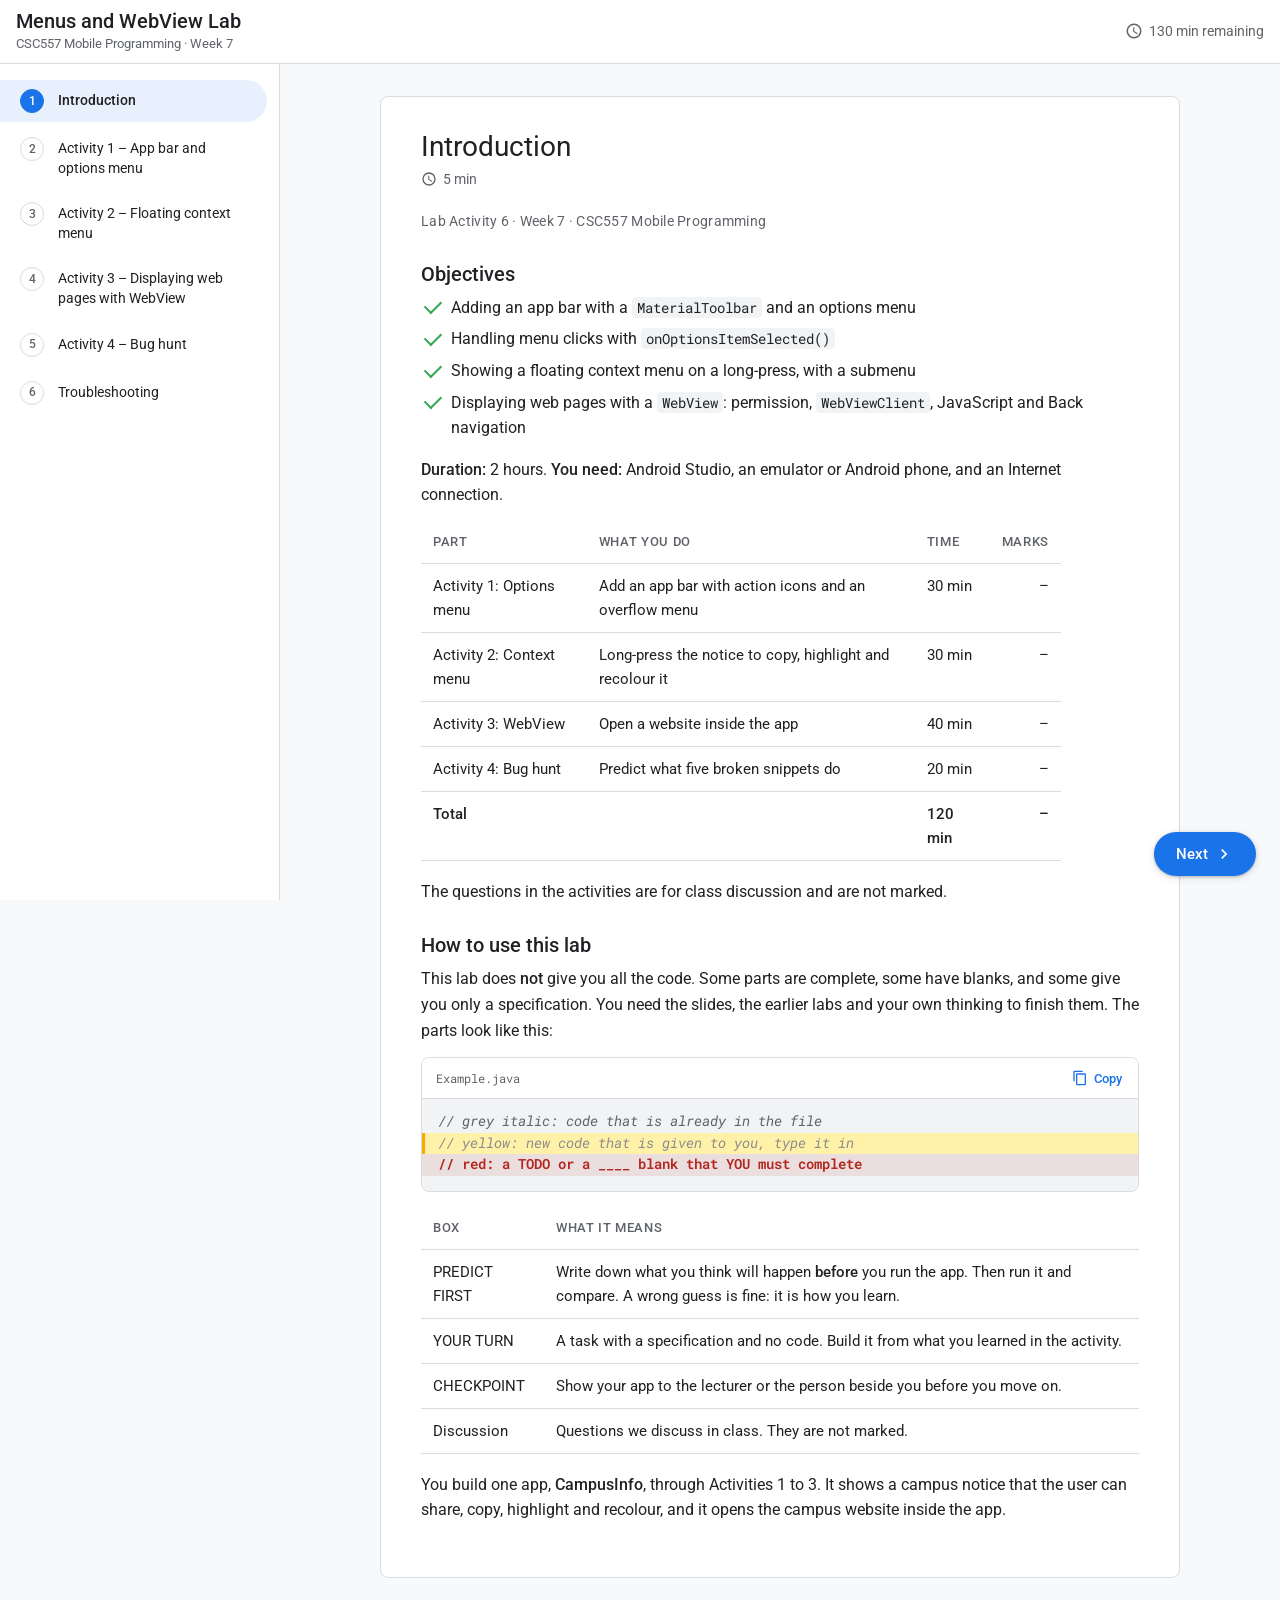
<file: week7/index.html>
<!doctype html>
<html lang="en" class="no-js">
<head>
<meta charset="utf-8">
<meta name="viewport" content="width=device-width, initial-scale=1, viewport-fit=cover">
<title>Menus and WebView Lab</title>
<meta name="description" content="Week 7 lab for CSC557 Mobile Programming: app bar and options menu, floating context menu, and WebView, building a CampusInfo app (Java, XML Views).">
<link rel="preconnect" href="https://fonts.googleapis.com"><link rel="preconnect" href="https://fonts.gstatic.com" crossorigin><link rel="stylesheet" href="https://fonts.googleapis.com/css2?family=Roboto:wght@400;500;700&family=Roboto+Mono:wght@400;500&display=swap">
<link rel="stylesheet" href="assets/codelab.css?v=2">
<style>.line.cm { color: var(--muted); font-style: italic; }
.line.todo { color: #b3261e; font-style: normal; font-weight: 600; background: rgba(179,38,30,.10); }
@media (prefers-color-scheme: dark) { .line.todo { color: #f2b8b5; background: rgba(242,184,181,.12); } }
.fig-cap { text-align: center; color: var(--muted); font-size: .88em; font-style: italic; margin-top: -6px; }</style>
</head>
<body data-title="Menus and WebView Lab">
<header class="topbar">
  <button class="menu-btn" id="menu" type="button" aria-label="Show steps"><svg viewBox="0 0 24 24" aria-hidden="true"><path d="M3 18h18v-2H3v2zm0-5h18v-2H3v2zm0-7v2h18V6H3z"/></svg></button>
  <div class="topbar-title"><h1>Menus and WebView Lab</h1><div class="course">CSC557 Mobile Programming · Week 7</div></div>
  <div class="remaining"><svg viewBox="0 0 24 24" aria-hidden="true"><path d="M12 2a10 10 0 1 0 0 20 10 10 0 0 0 0-20zm0 18a8 8 0 1 1 0-16 8 8 0 0 1 0 16zm.5-13H11v6l5.2 3.2.8-1.3-4.5-2.7z"/></svg><span><span id="remaining-min">0</span> min<span class="txt-long"> remaining</span></span></div>
</header>
<div class="shell">
  <nav class="sidebar" aria-label="Lab steps"><ol class="toc" id="toc"></ol></nav>
  <div class="scrim" id="scrim"></div>
  <main>
<section class="step" id="introduction" data-minutes="5">
<h2>Introduction</h2>
<p class="eyebrow">Lab Activity 6 · Week 7 · CSC557 Mobile Programming</p>
<h3>Objectives</h3>
<ul class="checklist">
<li>Adding an app bar with a <code>MaterialToolbar</code> and an options menu</li><li>Handling menu clicks with <code>onOptionsItemSelected()</code></li><li>Showing a floating context menu on a long-press, with a submenu</li><li>Displaying web pages with a <code>WebView</code>: permission, <code>WebViewClient</code>, JavaScript and Back navigation</li>
</ul>
<p><strong>Duration:</strong> 2 hours. <strong>You need:</strong> Android Studio, an emulator or Android phone, and an Internet connection.</p>
<div class="table-wrap"><table class="marks">
<thead><tr><th><strong>Part</strong></th><th><strong>What you do</strong></th><th><strong>Time</strong></th><th><strong>Marks</strong></th></tr></thead>
<tbody>
<tr><td>Activity 1: Options menu</td><td>Add an app bar with action icons and an overflow menu</td><td>30 min</td><td>–</td></tr>
<tr><td>Activity 2: Context menu</td><td>Long-press the notice to copy, highlight and recolour it</td><td>30 min</td><td>–</td></tr>
<tr><td>Activity 3: WebView</td><td>Open a website inside the app</td><td>40 min</td><td>–</td></tr>
<tr><td>Activity 4: Bug hunt</td><td>Predict what five broken snippets do</td><td>20 min</td><td>–</td></tr>
<tr><td><strong>Total</strong></td><td></td><td><strong>120 min</strong></td><td><strong>–</strong></td></tr>
</tbody>
</table></div>
<p>The questions in the activities are for class discussion and are not marked.</p>
<h3>How to use this lab</h3>
<p>This lab does <strong>not</strong> give you all the code. Some parts are complete, some have blanks, and some give you only a specification. You need the slides, the earlier labs and your own thinking to finish them. The parts look like this:</p>
<div class="code"><div class="code-head"><span class="code-file">Example.java</span><button class="copy" type="button" aria-label="Copy code"><svg viewBox="0 0 24 24" aria-hidden="true"><path d="M16 1H4a2 2 0 0 0-2 2v14h2V3h12V1zm3 4H8a2 2 0 0 0-2 2v14a2 2 0 0 0 2 2h11a2 2 0 0 0 2-2V7a2 2 0 0 0-2-2zm0 16H8V7h11v14z"/></svg><span>Copy</span></button></div><pre><code><span class="line cm">// grey italic: code that is already in the file</span><span class="line hl">// yellow: new code that is given to you, type it in</span><span class="line cm todo">// red: a TODO or a ____ blank that YOU must complete</span></code></pre></div>
<div class="table-wrap"><table>
<thead><tr><th><strong>Box</strong></th><th><strong>What it means</strong></th></tr></thead>
<tbody>
<tr><td>PREDICT FIRST</td><td>Write down what you think will happen <strong>before</strong> you run the app. Then run it and compare. A wrong guess is fine: it is how you learn.</td></tr>
<tr><td>YOUR TURN</td><td>A task with a specification and no code. Build it from what you learned in the activity.</td></tr>
<tr><td>CHECKPOINT</td><td>Show your app to the lecturer or the person beside you before you move on.</td></tr>
<tr><td>Discussion</td><td>Questions we discuss in class. They are not marked.</td></tr>
</tbody>
</table></div>
<p>You build one app, <strong>CampusInfo</strong>, through Activities 1 to 3. It shows a campus notice that the user can share, copy, highlight and recolour, and it opens the campus website inside the app.</p>
</section>

<section class="step" id="activity-1-app-bar-and-options-menu" data-minutes="30">
<h2>Activity 1 – App bar and options menu</h2>
<p>Android has four types of menus. In this lab you build the first two: the <strong>options menu</strong> and the <strong>floating context menu</strong>.</p>
<h3>Parts of the options menu</h3>
<figure><img src="assets/img/fig01.png" alt="Screenshot" width="480" loading="lazy"></figure>
<p class="fig-cap">(1) Action icons for the most important items   (2) Overflow button   (3) Overflow menu with the other items</p>
<aside class="callout note">
<p class="callout-title">What you need to create an options menu</p>
<p><strong>1.  Menu XML resource</strong> (<code>res/menu/menu_main.xml</code>): one <code>&lt;item&gt;</code> for each option, with an id, a title, and optionally an icon and <code>showAsAction</code>.</p>
<p><strong>2.  </strong><code>onCreateOptionsMenu()</code>: inflate the XML into the app bar with <code>getMenuInflater().inflate()</code> and return <code>true</code>.</p>
<p><strong>3.  </strong><code>onOptionsItemSelected()</code>: find out which item was tapped with <code>item.getItemId()</code>.</p>
<p><strong>4.  A method (or code) for each item</strong>: the action itself, for example share, show a dialog, or open a screen.</p>
<p><strong>5.  </strong><em>Only for themes without an app bar, like the Empty Views Activity template:</em> add a <code>MaterialToolbar</code> to the layout and call <code>setSupportActionBar()</code> before all of this.</p>
</aside>
<figure><img src="assets/img/fig02.png" alt="Screenshot" width="470" loading="lazy"></figure>
<p class="fig-cap">Steps 1–4 of the options menu (from the slides)</p>
<div class="table-wrap"><table>
<thead><tr><th><strong>Requirement</strong></th><th><strong>Where you do it in this activity</strong></th></tr></thead>
<tbody>
<tr><td>App bar (MaterialToolbar)</td><td>Steps 2–4</td></tr>
<tr><td>1. Menu XML resource</td><td>Steps 5–6 (icons and menu_main.xml)</td></tr>
<tr><td>2. onCreateOptionsMenu()</td><td>Step 7</td></tr>
<tr><td>3. onOptionsItemSelected()  and  4. the actions</td><td>Step 8 (TODO 1 to TODO 3)</td></tr>
</tbody>
</table></div>
<ol class="steps">
<li>Create a new Android project named <code>CampusInfo</code> using the <strong>Java</strong> language. Choose <strong>Empty Views Activity</strong> as the template.
</li>
<li>The template theme has <strong>no app bar</strong> (<code>Theme.Material3.DayNight.NoActionBar</code>), so we add our own with a <code>MaterialToolbar</code>. Open <strong>res/layout/activity_main.xml</strong> in <strong>Code</strong> view and replace its content:
<div class="code"><div class="code-head"><span class="code-file">res/layout/activity_main.xml</span><button class="copy" type="button" aria-label="Copy code"><svg viewBox="0 0 24 24" aria-hidden="true"><path d="M16 1H4a2 2 0 0 0-2 2v14h2V3h12V1zm3 4H8a2 2 0 0 0-2 2v14a2 2 0 0 0 2 2h11a2 2 0 0 0 2-2V7a2 2 0 0 0-2-2zm0 16H8V7h11v14z"/></svg><span>Copy</span></button></div><pre><code><span class="line">&lt;?xml version="1.0" encoding="utf-8"?&gt;</span><span class="line hl">&lt;LinearLayout xmlns:android="http://schemas.android.com/apk/res/android"</span><span class="line hl">    xmlns:tools="http://schemas.android.com/tools"</span><span class="line hl">    android:id="@+id/main"</span><span class="line hl">    android:layout_width="match_parent"</span><span class="line hl">    android:layout_height="match_parent"</span><span class="line hl">    android:orientation="vertical"</span><span class="line hl">    tools:context=".MainActivity"&gt;</span><span class="line hl">&#8203;</span><span class="line hl">    &lt;com.google.android.material.appbar.MaterialToolbar</span><span class="line hl">        android:id="@+id/toolbar"</span><span class="line hl">        android:layout_width="match_parent"</span><span class="line hl">        android:layout_height="?attr/actionBarSize"</span><span class="line hl">        android:background="?attr/colorPrimaryContainer" /&gt;</span><span class="line hl">&#8203;</span><span class="line hl">    &lt;TextView</span><span class="line hl">        android:id="@+id/tvNotice"</span><span class="line hl">        android:layout_width="match_parent"</span><span class="line hl">        android:layout_height="wrap_content"</span><span class="line hl">        android:layout_margin="16dp"</span><span class="line hl">        android:padding="10dp"</span><span class="line hl">        android:text="CAMPUS NOTICE: The library will close at 5 PM on Friday for maintenance."</span><span class="line hl">        android:textColor="#000000"</span><span class="line hl">        android:textSize="18sp" /&gt;</span><span class="line hl">&#8203;</span><span class="line hl">&lt;/LinearLayout&gt;</span></code></pre></div>
<p>Keep <code>android:id="@+id/main"</code> on the root. The template’s MainActivity uses <code>R.id.main</code> to add padding for the status bar.</p>
</li>
<li>In <strong>MainActivity.java</strong>, tell the Activity to use the toolbar as its app bar. Add these lines at the end of <code>onCreate()</code>:
<div class="code"><div class="code-head"><span class="code-file">java/com/example/campusinfo/MainActivity.java</span><button class="copy" type="button" aria-label="Copy code"><svg viewBox="0 0 24 24" aria-hidden="true"><path d="M16 1H4a2 2 0 0 0-2 2v14h2V3h12V1zm3 4H8a2 2 0 0 0-2 2v14a2 2 0 0 0 2 2h11a2 2 0 0 0 2-2V7a2 2 0 0 0-2-2zm0 16H8V7h11v14z"/></svg><span>Copy</span></button></div><pre><code><span class="line hl">import com.google.android.material.appbar.MaterialToolbar;</span><span class="line cm">// ... the other imports stay ...</span><span class="line">&#8203;</span><span class="line">public class MainActivity extends AppCompatActivity {</span><span class="line">&#8203;</span><span class="line hl">    private TextView tvNotice;</span><span class="line hl">&#8203;</span><span class="line">    @Override</span><span class="line">    protected void onCreate(Bundle savedInstanceState) {</span><span class="line cm">        // ... the template code stays ...</span><span class="line">&#8203;</span><span class="line hl">        MaterialToolbar toolbar = findViewById(R.id.toolbar);</span><span class="line hl">        setSupportActionBar(toolbar);       // the toolbar is now the app bar</span><span class="line hl">        tvNotice = findViewById(R.id.tvNotice);</span><span class="line">    }</span><span class="line">}</span></code></pre></div>
</li>
<li>Run the app. You should see an app bar with the title <strong>CampusInfo</strong>, but no icons yet.
</li>
<li>Add two icons. Right-click <strong>res/drawable</strong> and choose <strong>New › Vector Asset</strong>. Click the <strong>Clip art</strong> icon, search for <strong>public</strong> (a globe), and name the asset <code>ic_public</code>. Click <strong>Next</strong> and <strong>Finish</strong>. Repeat for the <strong>share</strong> clip art and name it <code>ic_share</code>.
</li>
<li>Right-click <strong>res</strong> and choose <strong>New › Android Resource File</strong>. Name it <code>menu_main</code>, set <strong>Resource type</strong> to <strong>Menu</strong>, and click <strong>OK</strong>. Android Studio creates <strong>res/menu/menu_main.xml</strong>. The first item is given to you:
<div class="code"><div class="code-head"><span class="code-file">res/menu/menu_main.xml</span><button class="copy" type="button" aria-label="Copy code"><svg viewBox="0 0 24 24" aria-hidden="true"><path d="M16 1H4a2 2 0 0 0-2 2v14h2V3h12V1zm3 4H8a2 2 0 0 0-2 2v14a2 2 0 0 0 2 2h11a2 2 0 0 0 2-2V7a2 2 0 0 0-2-2zm0 16H8V7h11v14z"/></svg><span>Copy</span></button></div><pre><code><span class="line">&lt;?xml version="1.0" encoding="utf-8"?&gt;</span><span class="line hl">&lt;menu xmlns:android="http://schemas.android.com/apk/res/android"</span><span class="line hl">    xmlns:app="http://schemas.android.com/apk/res-auto"&gt;</span><span class="line hl">&#8203;</span><span class="line hl">    &lt;item</span><span class="line hl">        android:id="@+id/action_web"</span><span class="line hl">        android:icon="@drawable/ic_public"</span><span class="line hl">        android:orderInCategory="10"</span><span class="line hl">        android:title="Campus website"</span><span class="line hl">        app:showAsAction="ifRoom" /&gt;</span><span class="line hl">&#8203;</span><span class="line cm todo">    &lt;!-- TODO: add the other three items from the table below --&gt;</span><span class="line hl">&#8203;</span><span class="line hl">&lt;/menu&gt;</span></code></pre></div>
<aside class="callout stretch">
<p class="callout-title">YOUR TURN: complete menu_main.xml</p>
<p>Add three more <code>&lt;item&gt;</code> elements with these attributes. Follow the pattern of <code>action_web</code>. Leave out <code>android:icon</code> where the table says –.</p>
<div class="table-wrap"><table>
<thead><tr><th><strong>id</strong></th><th><strong>title</strong></th><th><strong>icon</strong></th><th><strong>orderInCategory</strong></th><th><strong>showAsAction</strong></th></tr></thead>
<tbody>
<tr><td><code>action_share</code></td><td>Share</td><td><code>ic_share</code></td><td>20</td><td><code>ifRoom</code></td></tr>
<tr><td><code>action_about</code></td><td>About</td><td>–</td><td>30</td><td><code>never</code></td></tr>
<tr><td><code>action_reset</code></td><td>Reset text</td><td>–</td><td>40</td><td><code>never</code></td></tr>
</tbody>
</table></div>
</aside>
</li>
<li>Inflate the menu. Add this method to <strong>MainActivity</strong> and fill in the blank with the menu resource you just made:
<div class="code"><div class="code-head"><span class="code-file">java/com/example/campusinfo/MainActivity.java (inside the class)</span><button class="copy" type="button" aria-label="Copy code"><svg viewBox="0 0 24 24" aria-hidden="true"><path d="M16 1H4a2 2 0 0 0-2 2v14h2V3h12V1zm3 4H8a2 2 0 0 0-2 2v14a2 2 0 0 0 2 2h11a2 2 0 0 0 2-2V7a2 2 0 0 0-2-2zm0 16H8V7h11v14z"/></svg><span>Copy</span></button></div><pre><code><span class="line hl">    @Override</span><span class="line hl">    public boolean onCreateOptionsMenu(Menu menu) {</span><span class="line cm todo">        getMenuInflater().inflate(____, menu);</span><span class="line hl">        return true;    // true = show the menu</span><span class="line hl">    }</span></code></pre></div>
<aside class="callout predict">
<p class="callout-title">Predict first</p>
<p>Before you run the app, look at the <code>showAsAction</code> values. Which items will appear as <strong>icons in the app bar</strong> and which will be <strong>hidden in the overflow menu (the three dots)</strong>? Write your answer down, then run the app and check. Then rotate the emulator to landscape: does anything change?</p>
</aside>
<figure><img src="assets/img/fig03.png" alt="Screenshot" width="400" loading="lazy"></figure>
</li>
<li>Handle the clicks. Android calls <code>onOptionsItemSelected()</code> with the item the user tapped. Add the method below and complete the three TODOs.
<div class="code"><div class="code-head"><span class="code-file">java/com/example/campusinfo/MainActivity.java (inside the class)</span><button class="copy" type="button" aria-label="Copy code"><svg viewBox="0 0 24 24" aria-hidden="true"><path d="M16 1H4a2 2 0 0 0-2 2v14h2V3h12V1zm3 4H8a2 2 0 0 0-2 2v14a2 2 0 0 0 2 2h11a2 2 0 0 0 2-2V7a2 2 0 0 0-2-2zm0 16H8V7h11v14z"/></svg><span>Copy</span></button></div><pre><code><span class="line hl">    @Override</span><span class="line hl">    public boolean onOptionsItemSelected(MenuItem item) {</span><span class="line hl">        int id = item.getItemId();</span><span class="line hl">&#8203;</span><span class="line hl">        if (id == R.id.action_web) {</span><span class="line hl">            Toast.makeText(this, "Website: coming in Activity 3", Toast.LENGTH_SHORT).show();</span><span class="line hl">            return true;</span><span class="line hl">        } else if (id == R.id.action_share) {</span><span class="line cm todo">            // TODO 1: share the notice text with an implicit Intent</span><span class="line cm todo">            //         (ACTION_SEND, type "text/plain", EXTRA_TEXT = tvNotice.getText().toString())</span><span class="line hl">            return true;</span><span class="line cm todo">        } else if (id == ____) {</span><span class="line cm todo">            // TODO 2: show an AlertDialog with the title "About"</span><span class="line cm todo">            //         and the message "CampusInfo v1.0 by &lt;your name&gt;", with an OK button</span><span class="line hl">            return true;</span><span class="line cm todo">        } else if (id == ____) {</span><span class="line cm todo">            // TODO 3: reset the notice: text size 18, black text, transparent background</span><span class="line hl">            return true;</span><span class="line hl">        }</span><span class="line hl">        return super.onOptionsItemSelected(item);   // not ours: let Android handle it</span><span class="line hl">    }</span></code></pre></div>
<aside class="callout tip">
<p class="callout-title">Tip</p>
<p>You met these in earlier labs. The implicit Intent is in Week 5 (Activities and Intents) and the <code>AlertDialog.Builder</code> is in Week 6. For TODO 3, look up <code>setTextSize()</code>, <code>setTextColor()</code> and <code>setBackgroundColor()</code> with <code>Color.BLACK</code> and <code>Color.TRANSPARENT</code>.</p>
<p>Use <strong>Alt + Enter</strong> (Windows) or <strong>Option + Enter</strong> (Mac) on a red class name to add the missing import.</p>
</aside>
</li>
<li>Run the app and test all four menu items. Share should open the share sheet with the notice text.
<aside class="callout checkpoint">
<p class="callout-title">Checkpoint</p>
<p>Show the overflow menu and the About dialog.</p>
</aside>
</li>
</ol>
<div class="exercise">
<p class="exercise-head"><span>Discussion 1</span></p>
<p><strong>a.  </strong>The slides handle the clicks with <code>switch (item.getItemId()) { case R.id.action_settings: … }</code>. Try to rewrite your method with a <code>switch</code> like that. What error does Android Studio show? Why do new projects use <code>if … else if</code> instead?</p>
<p><strong>b.  </strong>In <code>onCreateOptionsMenu()</code>, change <code>return true</code> to <code>return false</code>. <strong>Predict</strong> what happens, then run the app. Change it back afterwards.</p>
<p><strong>c.  </strong>What does <code>orderInCategory</code> control? Change Reset text to 25 and see what happens.</p>
</div>
</section>

<section class="step" id="activity-2-floating-context-menu" data-minutes="30">
<h2>Activity 2 – Floating context menu</h2>
<p>A context menu appears when the user <strong>long-presses</strong> a view. Its actions affect only that view. We add one to the notice with three actions: <strong>Copy</strong>, <strong>Highlight</strong>, and <strong>Text colour</strong>, which opens a <strong>submenu</strong>.</p>
<aside class="callout note">
<p class="callout-title">What you need to create a floating context menu</p>
<p><strong>1.  Menu XML resource</strong> (<code>res/menu/menu_context.xml</code>): one <code>&lt;item&gt;</code> for each action. A <code>&lt;menu&gt;</code> inside an <code>&lt;item&gt;</code> makes a submenu.</p>
<p><strong>2.  </strong><code>registerForContextMenu(view)</code> in <code>onCreate()</code>: tell Android which view has the context menu. Without it, a long-press does nothing.</p>
<p><strong>3.  </strong><code>onCreateContextMenu()</code>: inflate the XML when the user long-presses the view. You can also set a header title.</p>
<p><strong>4.  </strong><code>onContextItemSelected()</code>: find out which item was tapped with <code>item.getItemId()</code>.</p>
<p><strong>5.  A method (or code) for each item</strong>: the action itself, for example copy or highlight.</p>
</aside>
<figure><img src="assets/img/fig04.png" alt="Screenshot" width="500" loading="lazy"></figure>
<p class="fig-cap">Steps 1–5 of the floating context menu (from the slides)</p>
<p>Compare this with the options menu: steps 1, 4 and 5 are the same idea. What is new is step 2, registering the view, and the method names in steps 3 and 4. In this activity, requirement 1 is step 1, requirement 2 is step 2, requirement 3 is step 3, and requirements 4 and 5 are step 4.</p>
<figure><img src="assets/img/fig05.png" alt="Screenshot" width="560" loading="lazy"></figure>
<ol class="steps">
<li>Create a new menu resource file named <code>menu_context</code> (Resource type <strong>Menu</strong>). A submenu is a <code>&lt;menu&gt;</code> inside an <code>&lt;item&gt;</code>. Complete the TODO:
<div class="code"><div class="code-head"><span class="code-file">res/menu/menu_context.xml</span><button class="copy" type="button" aria-label="Copy code"><svg viewBox="0 0 24 24" aria-hidden="true"><path d="M16 1H4a2 2 0 0 0-2 2v14h2V3h12V1zm3 4H8a2 2 0 0 0-2 2v14a2 2 0 0 0 2 2h11a2 2 0 0 0 2-2V7a2 2 0 0 0-2-2zm0 16H8V7h11v14z"/></svg><span>Copy</span></button></div><pre><code><span class="line">&lt;?xml version="1.0" encoding="utf-8"?&gt;</span><span class="line hl">&lt;menu xmlns:android="http://schemas.android.com/apk/res/android"&gt;</span><span class="line hl">&#8203;</span><span class="line hl">    &lt;item android:id="@+id/context_copy" android:title="Copy" /&gt;</span><span class="line hl">    &lt;item android:id="@+id/context_highlight" android:title="Highlight" /&gt;</span><span class="line hl">&#8203;</span><span class="line hl">    &lt;item android:id="@+id/context_colour" android:title="Text colour"&gt;</span><span class="line hl">        &lt;menu&gt;</span><span class="line cm todo">            &lt;!-- TODO: three items with the ids colour_red, colour_blue, colour_green</span><span class="line cm todo">                 and the titles Red, Blue and Green --&gt;</span><span class="line hl">        &lt;/menu&gt;</span><span class="line hl">    &lt;/item&gt;</span><span class="line hl">&#8203;</span><span class="line hl">&lt;/menu&gt;</span></code></pre></div>
</li>
<li>A view gets a context menu only after you <strong>register</strong> it. At the end of <code>onCreate()</code>, register the notice:
<div class="code"><div class="code-head"><span class="code-file">java/com/example/campusinfo/MainActivity.java (end of onCreate)</span><button class="copy" type="button" aria-label="Copy code"><svg viewBox="0 0 24 24" aria-hidden="true"><path d="M16 1H4a2 2 0 0 0-2 2v14h2V3h12V1zm3 4H8a2 2 0 0 0-2 2v14a2 2 0 0 0 2 2h11a2 2 0 0 0 2-2V7a2 2 0 0 0-2-2zm0 16H8V7h11v14z"/></svg><span>Copy</span></button></div><pre><code><span class="line cm">        tvNotice = findViewById(R.id.tvNotice);</span><span class="line cm todo">        registerForContextMenu(____);</span></code></pre></div>
</li>
<li>Android calls <code>onCreateContextMenu()</code> when the user long-presses a registered view. Inflate the context menu and give it a header:
<div class="code"><div class="code-head"><span class="code-file">java/com/example/campusinfo/MainActivity.java (inside the class)</span><button class="copy" type="button" aria-label="Copy code"><svg viewBox="0 0 24 24" aria-hidden="true"><path d="M16 1H4a2 2 0 0 0-2 2v14h2V3h12V1zm3 4H8a2 2 0 0 0-2 2v14a2 2 0 0 0 2 2h11a2 2 0 0 0 2-2V7a2 2 0 0 0-2-2zm0 16H8V7h11v14z"/></svg><span>Copy</span></button></div><pre><code><span class="line hl">    @Override</span><span class="line hl">    public void onCreateContextMenu(ContextMenu menu, View v,</span><span class="line hl">                                    ContextMenu.ContextMenuInfo menuInfo) {</span><span class="line hl">        super.onCreateContextMenu(menu, v, menuInfo);</span><span class="line cm todo">        getMenuInflater().inflate(____, menu);</span><span class="line hl">        menu.setHeaderTitle("Notice");</span><span class="line hl">    }</span></code></pre></div>
</li>
<li>Handle the clicks in <code>onContextItemSelected()</code>. Copy is given, because the clipboard is new to you. Complete TODO 4 and TODO 5.
<div class="code"><div class="code-head"><span class="code-file">java/com/example/campusinfo/MainActivity.java (inside the class)</span><button class="copy" type="button" aria-label="Copy code"><svg viewBox="0 0 24 24" aria-hidden="true"><path d="M16 1H4a2 2 0 0 0-2 2v14h2V3h12V1zm3 4H8a2 2 0 0 0-2 2v14a2 2 0 0 0 2 2h11a2 2 0 0 0 2-2V7a2 2 0 0 0-2-2zm0 16H8V7h11v14z"/></svg><span>Copy</span></button></div><pre><code><span class="line hl">    @Override</span><span class="line hl">    public boolean onContextItemSelected(MenuItem item) {</span><span class="line hl">        int id = item.getItemId();</span><span class="line hl">&#8203;</span><span class="line hl">        if (id == R.id.context_copy) {</span><span class="line hl">            ClipboardManager clipboard = (ClipboardManager) getSystemService(CLIPBOARD_SERVICE);</span><span class="line hl">            clipboard.setPrimaryClip(ClipData.newPlainText("notice", tvNotice.getText()));</span><span class="line hl">            Toast.makeText(this, "Notice copied", Toast.LENGTH_SHORT).show();</span><span class="line hl">            return true;</span><span class="line hl">        } else if (id == R.id.context_highlight) {</span><span class="line cm todo">            // TODO 4: give tvNotice a yellow background: Color.parseColor("#FFF59D")</span><span class="line hl">            return true;</span><span class="line hl">        }</span><span class="line cm todo">        // TODO 5: handle colour_red, colour_blue and colour_green.</span><span class="line cm todo">        //         Use Color.RED, Color.BLUE and Color.rgb(46, 125, 50).</span><span class="line hl">&#8203;</span><span class="line hl">        return super.onContextItemSelected(item);</span><span class="line hl">    }</span></code></pre></div>
<aside class="callout predict">
<p class="callout-title">Predict first</p>
<p>You did not write any code for the <strong>Text colour</strong> item itself, only for Red, Blue and Green. What will happen when the user taps <strong>Text colour</strong>? Run the app and check.</p>
</aside>
</li>
<li>Run the app. Long-press the notice and try every action. Paste the copied text into the search bar of the emulator to check Copy.
<aside class="callout tip">
<p class="callout-title">Tip</p>
<p>On Android 13 and later, the system shows its own small pop-up when an app copies to the clipboard, so you may see two messages. That is normal.</p>
</aside>
<aside class="callout checkpoint">
<p class="callout-title">Checkpoint</p>
<p>Highlight the notice and make it blue, as in picture (3). Then use Reset text from the options menu.</p>
</aside>
</li>
</ol>
<div class="exercise">
<p class="exercise-head"><span>Discussion 2</span></p>
<p><strong>a.  </strong>Comment out <code>registerForContextMenu(…)</code>. <strong>Predict</strong> what happens when you long-press the notice, then test it.</p>
<p><strong>b.  </strong>The slides show two kinds of contextual menu: the floating context menu and the contextual action mode. A mail app lets the user select five emails and delete them all at once. Which kind fits, and why?</p>
<p><strong>c.  </strong>Our code changes <code>tvNotice</code> directly. If you register <strong>two</strong> TextViews, how can <code>onCreateContextMenu()</code> tell which one was long-pressed? (Look at its parameters.)</p>
</div>
</section>

<section class="step" id="activity-3-displaying-web-pages-with-webview" data-minutes="40">
<h2>Activity 3 – Displaying web pages with WebView</h2>
<p>A <strong>WebView</strong> shows web pages inside your app. When the user taps the globe icon, we open a second Activity that loads the campus website. In this lab we use https://developer.android.com as the “campus website”.</p>
<ol class="steps">
<li>Choose <strong>File › New › Activity › Empty Views Activity</strong>. Name it <code>WebActivity</code> and keep the layout name <code>activity_web</code>. Click <strong>Finish</strong>.
</li>
<li>Open <strong>activity_web.xml</strong>. Change the root to a vertical <code>LinearLayout</code> with <code>android:id="@+id/main"</code>, and copy the <code>MaterialToolbar</code> from activity_main.xml into it.
<aside class="callout stretch">
<p class="callout-title">YOUR TURN: add the WebView</p>
<p>Below the toolbar, add a <code>&lt;WebView&gt;</code> with the id <code>webView</code>. Give it <code>layout_width="match_parent"</code>, <code>layout_height="0dp"</code> and <code>layout_weight="1"</code>, so it fills the rest of the screen under the toolbar. Slide 38 shows the WebView tag.</p>
</aside>
</li>
<li>In <strong>MainActivity</strong>, replace the Toast in the <code>action_web</code> branch with an explicit Intent that starts <code>WebActivity</code> and passes the address as an extra:
<div class="code"><div class="code-head"><span class="code-file">java/com/example/campusinfo/MainActivity.java (in onOptionsItemSelected)</span><button class="copy" type="button" aria-label="Copy code"><svg viewBox="0 0 24 24" aria-hidden="true"><path d="M16 1H4a2 2 0 0 0-2 2v14h2V3h12V1zm3 4H8a2 2 0 0 0-2 2v14a2 2 0 0 0 2 2h11a2 2 0 0 0 2-2V7a2 2 0 0 0-2-2zm0 16H8V7h11v14z"/></svg><span>Copy</span></button></div><pre><code><span class="line">        if (id == R.id.action_web) {</span><span class="line cm todo">            // TODO 6: start WebActivity with an explicit Intent and</span><span class="line cm todo">            //         putExtra("url", "https://developer.android.com")</span><span class="line">            return true;</span><span class="line">        }</span></code></pre></div>
</li>
<li>In <strong>WebActivity.java</strong>, set up the toolbar and load the address from the Intent. Add the field and the lines at the end of <code>onCreate()</code>, and fill in the two blanks:
<div class="code"><div class="code-head"><span class="code-file">java/com/example/campusinfo/WebActivity.java</span><button class="copy" type="button" aria-label="Copy code"><svg viewBox="0 0 24 24" aria-hidden="true"><path d="M16 1H4a2 2 0 0 0-2 2v14h2V3h12V1zm3 4H8a2 2 0 0 0-2 2v14a2 2 0 0 0 2 2h11a2 2 0 0 0 2-2V7a2 2 0 0 0-2-2zm0 16H8V7h11v14z"/></svg><span>Copy</span></button></div><pre><code><span class="line">public class WebActivity extends AppCompatActivity {</span><span class="line">&#8203;</span><span class="line hl">    private WebView webView;</span><span class="line hl">&#8203;</span><span class="line">    @Override</span><span class="line">    protected void onCreate(Bundle savedInstanceState) {</span><span class="line cm">        // ... the template code stays ...</span><span class="line">&#8203;</span><span class="line hl">        MaterialToolbar toolbar = findViewById(R.id.toolbar);</span><span class="line hl">        setSupportActionBar(toolbar);</span><span class="line hl">&#8203;</span><span class="line hl">        webView = findViewById(R.id.webView);</span><span class="line cm todo">        String url = getIntent().getStringExtra(____);</span><span class="line cm todo">        webView.loadUrl(____);</span><span class="line">    }</span><span class="line">}</span></code></pre></div>
<aside class="callout predict">
<p class="callout-title">Predict first</p>
<p>Run the app and tap the globe icon. Before you tap, write down what you expect to see. Did the page load? What does the screen say? Which line from <strong>slide 38</strong> is missing?</p>
</aside>
</li>
<li>Fix the problem: open <strong>manifests/AndroidManifest.xml</strong> and add the missing line from slide 38 <strong>above</strong> the <code>&lt;application&gt;</code> tag. Run the app again: the page should load.
<div class="code"><div class="code-head"><span class="code-file">manifests/AndroidManifest.xml</span><button class="copy" type="button" aria-label="Copy code"><svg viewBox="0 0 24 24" aria-hidden="true"><path d="M16 1H4a2 2 0 0 0-2 2v14h2V3h12V1zm3 4H8a2 2 0 0 0-2 2v14a2 2 0 0 0 2 2h11a2 2 0 0 0 2-2V7a2 2 0 0 0-2-2zm0 16H8V7h11v14z"/></svg><span>Copy</span></button></div><pre><code><span class="line">&lt;manifest xmlns:android="http://schemas.android.com/apk/res/android" ...&gt;</span><span class="line">&#8203;</span><span class="line cm todo">    &lt;!-- TODO 7: the permission from slide 38 --&gt;</span><span class="line">&#8203;</span><span class="line">    &lt;application</span><span class="line cm">        ... /&gt;</span><span class="line">&lt;/manifest&gt;</span></code></pre></div>
<figure><img src="assets/img/fig06.png" alt="Screenshot" width="200" loading="lazy"></figure>
<aside class="callout predict">
<p class="callout-title">Predict first</p>
<p>Tap any link on the page, for example <strong>Get started</strong>. Does the new page open <strong>inside your app</strong> or in the <strong>Chrome</strong> app? Write down your guess before you tap.</p>
</aside>
</li>
<li>By default, a WebView asks the system to open links, so Android opens them in the browser. To keep links inside the app, give the WebView a <code>WebViewClient</code>. Many sites also need JavaScript, which is off by default. Add these lines <strong>before</strong> <code>loadUrl()</code>:
<div class="code"><div class="code-head"><span class="code-file">java/com/example/campusinfo/WebActivity.java (in onCreate, before loadUrl)</span><button class="copy" type="button" aria-label="Copy code"><svg viewBox="0 0 24 24" aria-hidden="true"><path d="M16 1H4a2 2 0 0 0-2 2v14h2V3h12V1zm3 4H8a2 2 0 0 0-2 2v14a2 2 0 0 0 2 2h11a2 2 0 0 0 2-2V7a2 2 0 0 0-2-2zm0 16H8V7h11v14z"/></svg><span>Copy</span></button></div><pre><code><span class="line hl">        webView.setWebViewClient(new WebViewClient());   // open links inside the WebView</span><span class="line cm todo">        // TODO 8: enable JavaScript (slide 39: getSettings() and setJavaScriptEnabled)</span></code></pre></div>
</li>
<li>Run the app and tap a link again. It should now open inside the WebView.
</li>
<li>Now we want more control: pages on <strong>developer.android.com</strong> stay in the app, but links to <strong>other sites</strong> open in the phone’s browser. This is the <code>MyWebViewClient</code> idea from slide 40. The slide uses the old <code>shouldOverrideUrlLoading(WebView, String)</code>, which is deprecated. Here is the current version with blanks. Add it inside the WebActivity class:
<div class="code"><div class="code-head"><span class="code-file">java/com/example/campusinfo/WebActivity.java (inside the class)</span><button class="copy" type="button" aria-label="Copy code"><svg viewBox="0 0 24 24" aria-hidden="true"><path d="M16 1H4a2 2 0 0 0-2 2v14h2V3h12V1zm3 4H8a2 2 0 0 0-2 2v14a2 2 0 0 0 2 2h11a2 2 0 0 0 2-2V7a2 2 0 0 0-2-2zm0 16H8V7h11v14z"/></svg><span>Copy</span></button></div><pre><code><span class="line hl">    private class MyWebViewClient extends WebViewClient {</span><span class="line hl">        @Override</span><span class="line hl">        public boolean shouldOverrideUrlLoading(WebView view, WebResourceRequest request) {</span><span class="line hl">            Uri uri = request.getUrl();</span><span class="line hl">            if ("developer.android.com".equals(uri.getHost())) {</span><span class="line cm todo">                return ____;      // our site: let the WebView load it</span><span class="line hl">            }</span><span class="line cm todo">            // TODO 9: open every other link in the browser with an ACTION_VIEW Intent</span><span class="line cm todo">            return ____;          // we handled it: the WebView must not load it</span><span class="line hl">        }</span><span class="line hl">    }</span></code></pre></div>
<p>Then change <code>new WebViewClient()</code> to <code>new MyWebViewClient()</code>. To test, scroll to the bottom of the page and tap a link to another site, for example YouTube or GitHub.</p>
<aside class="callout predict">
<p class="callout-title">Predict first</p>
<p>Open three pages in the WebView, one after another. Then press the <strong>Back</strong> button (or swipe back). Do you go back to the previous <strong>page</strong>, or does something else happen?</p>
</aside>
</li>
<li>Slide 41 handles Back with <code>onKeyDown(KEYCODE_BACK, …)</code>. New apps target Android 16, where the system uses <strong>predictive back</strong>, so the Back key no longer reaches <code>onKeyDown()</code>. The current way is an <code>OnBackPressedCallback</code>. Add it at the end of <code>onCreate()</code> and fill in the two blanks with methods from slide 41:
<div class="code"><div class="code-head"><span class="code-file">java/com/example/campusinfo/WebActivity.java (end of onCreate)</span><button class="copy" type="button" aria-label="Copy code"><svg viewBox="0 0 24 24" aria-hidden="true"><path d="M16 1H4a2 2 0 0 0-2 2v14h2V3h12V1zm3 4H8a2 2 0 0 0-2 2v14a2 2 0 0 0 2 2h11a2 2 0 0 0 2-2V7a2 2 0 0 0-2-2zm0 16H8V7h11v14z"/></svg><span>Copy</span></button></div><pre><code><span class="line hl">        getOnBackPressedDispatcher().addCallback(this, new OnBackPressedCallback(true) {</span><span class="line hl">            @Override</span><span class="line hl">            public void handleOnBackPressed() {</span><span class="line cm todo">                if (webView.____()) {         // is there a previous page?</span><span class="line cm todo">                    webView.____();            // go to it</span><span class="line hl">                } else {</span><span class="line hl">                    setEnabled(false);                               // stop catching Back</span><span class="line hl">                    getOnBackPressedDispatcher().onBackPressed();    // close WebActivity</span><span class="line hl">                }</span><span class="line hl">            }</span><span class="line hl">        });</span></code></pre></div>
</li>
<li>Run the app, open a few pages and press Back. You should step back through the pages, and then return to MainActivity.
<aside class="callout stretch">
<p class="callout-title">YOUR TURN: a menu for WebActivity</p>
<p>Use what you learned in Activity 1 to give WebActivity its own options menu, <code>menu_web.xml</code>. No code is given.</p>
<div class="table-wrap"><table>
<thead><tr><th><strong>Item</strong></th><th><strong>showAsAction</strong></th><th><strong>Action</strong></th></tr></thead>
<tbody>
<tr><td>Refresh (icon <code>ic_refresh</code>)</td><td><code>ifRoom</code></td><td>Reload the current page: <code>webView.reload()</code></td></tr>
<tr><td>Open in browser</td><td><code>never</code></td><td>Open the current page (<code>webView.getUrl()</code>) in the browser</td></tr>
<tr><td>Close</td><td><code>never</code></td><td>Close WebActivity: <code>finish()</code></td></tr>
</tbody>
</table></div>
</aside>
<aside class="callout checkpoint">
<p class="callout-title">Checkpoint</p>
<p>Open a page, go back with the Back button, refresh it, and open it in the browser.</p>
</aside>
</li>
</ol>
<div class="exercise">
<p class="exercise-head"><span>Discussion 3</span></p>
<p><strong>a.  </strong>In <code>MyWebViewClient</code>, what does <code>return true</code> mean, and what does <code>return false</code> mean?</p>
<p><strong>b.  </strong>The slides say a WebView is helpful for information that is updated regularly. Give one example where a WebView is a good choice and one where a normal Android screen is better.</p>
<p><strong>c.  </strong>JavaScript is off by default in a WebView. Why do you think Android does that?</p>
</div>
</section>

<section class="step" id="activity-4-bug-hunt" data-minutes="20">
<h2>Activity 4 – Bug hunt</h2>
<p>Each snippet below has one mistake. Work with the person beside you. For each one, <strong>predict</strong> what the user sees: a build error, a crash, a wrong result, or nothing visible. Write your answers in the last column. Then try <strong>two</strong> of them in your CampusInfo project to check, and undo the change afterwards.</p>
<div class="table-wrap"><table>
<thead><tr><th><strong>#</strong></th><th><strong>Code</strong></th><th><strong>What happens? (your prediction)</strong></th></tr></thead>
<tbody>
<tr><td>1</td><td><code>onCreateOptionsMenu()</code> ends with <code>return false;</code></td><td></td></tr>
<tr><td>2</td><td>In menu_main.xml, the Share item uses <code>android:showAsAction="always"</code> instead of <code>app:showAsAction</code></td><td></td></tr>
<tr><td>3</td><td>In <code>onCreate()</code>, <code>registerForContextMenu(tvNotice);</code> is placed <strong>before</strong> <code>tvNotice = findViewById(R.id.tvNotice);</code></td><td></td></tr>
<tr><td>4</td><td>MainActivity sends <code>putExtra("url", "developer.android.com")</code> (no <code>https://</code>)</td><td></td></tr>
<tr><td>5</td><td>In <code>onContextItemSelected()</code>, the Red branch changes the colour but has <strong>no</strong> <code>return true;</code></td><td></td></tr>
</tbody>
</table></div>
<div class="exercise">
<p class="exercise-head"><span>Discussion 4</span></p>
<p><strong>a.  </strong>Which bugs did Android Studio warn you about <strong>before</strong> you ran the app? Which ones could you only find by running it?</p>
<p><strong>b.  </strong>In bug 5, the colour still changes. So what is the <code>boolean</code> that the menu methods return actually for?</p>
</div>
</section>

<section class="step" id="troubleshooting" data-minutes="5">
<h2>Troubleshooting</h2>
<div class="table-wrap"><table>
<thead><tr><th><strong>Problem</strong></th><th><strong>Likely cause and fix</strong></th></tr></thead>
<tbody>
<tr><td>No app bar at all</td><td>The <code>MaterialToolbar</code> is missing from the layout, or <code>setSupportActionBar(toolbar)</code> is not called.</td></tr>
<tr><td>The menu does not appear</td><td><code>onCreateOptionsMenu()</code> is missing, inflates the wrong file, or returns <code>false</code>.</td></tr>
<tr><td>Every item is in the overflow, even with ifRoom</td><td>Use <code>app:showAsAction</code> with the <code>xmlns:app</code> namespace, not <code>android:showAsAction</code>.</td></tr>
<tr><td>Error: constant expression required</td><td>Resource ids are not constants in new projects. Use <code>if … else if</code> instead of <code>switch</code>.</td></tr>
<tr><td>Long-press does nothing</td><td>The view is not registered with <code>registerForContextMenu()</code>.</td></tr>
<tr><td>Webpage not available: net::ERR_CACHE_MISS</td><td>The INTERNET permission is missing from AndroidManifest.xml.</td></tr>
<tr><td>Links open in Chrome</td><td>Call <code>setWebViewClient(...)</code> before <code>loadUrl()</code>.</td></tr>
<tr><td>Back closes WebActivity at once</td><td>Add the <code>OnBackPressedCallback</code> and check <code>canGoBack()</code>.</td></tr>
<tr><td>Cannot resolve symbol WebView, Uri, Color …</td><td>Add the import with Alt + Enter (Option + Enter on a Mac).</td></tr>
</tbody>
</table></div>
</section>
  </main>
</div>
<div class="nav">
  <button class="back" id="back" type="button"><svg viewBox="0 0 24 24" aria-hidden="true"><path d="M15.4 7.4 14 6l-6 6 6 6 1.4-1.4L10.8 12z"/></svg>Back</button>
  <button class="next" id="next" type="button">Next<svg viewBox="0 0 24 24" aria-hidden="true"><path d="M10 6 8.6 7.4 13.2 12l-4.6 4.6L10 18l6-6z"/></svg></button>
</div>
<script src="assets/codelab.js?v=2"></script>
</body>
</html>
</file>
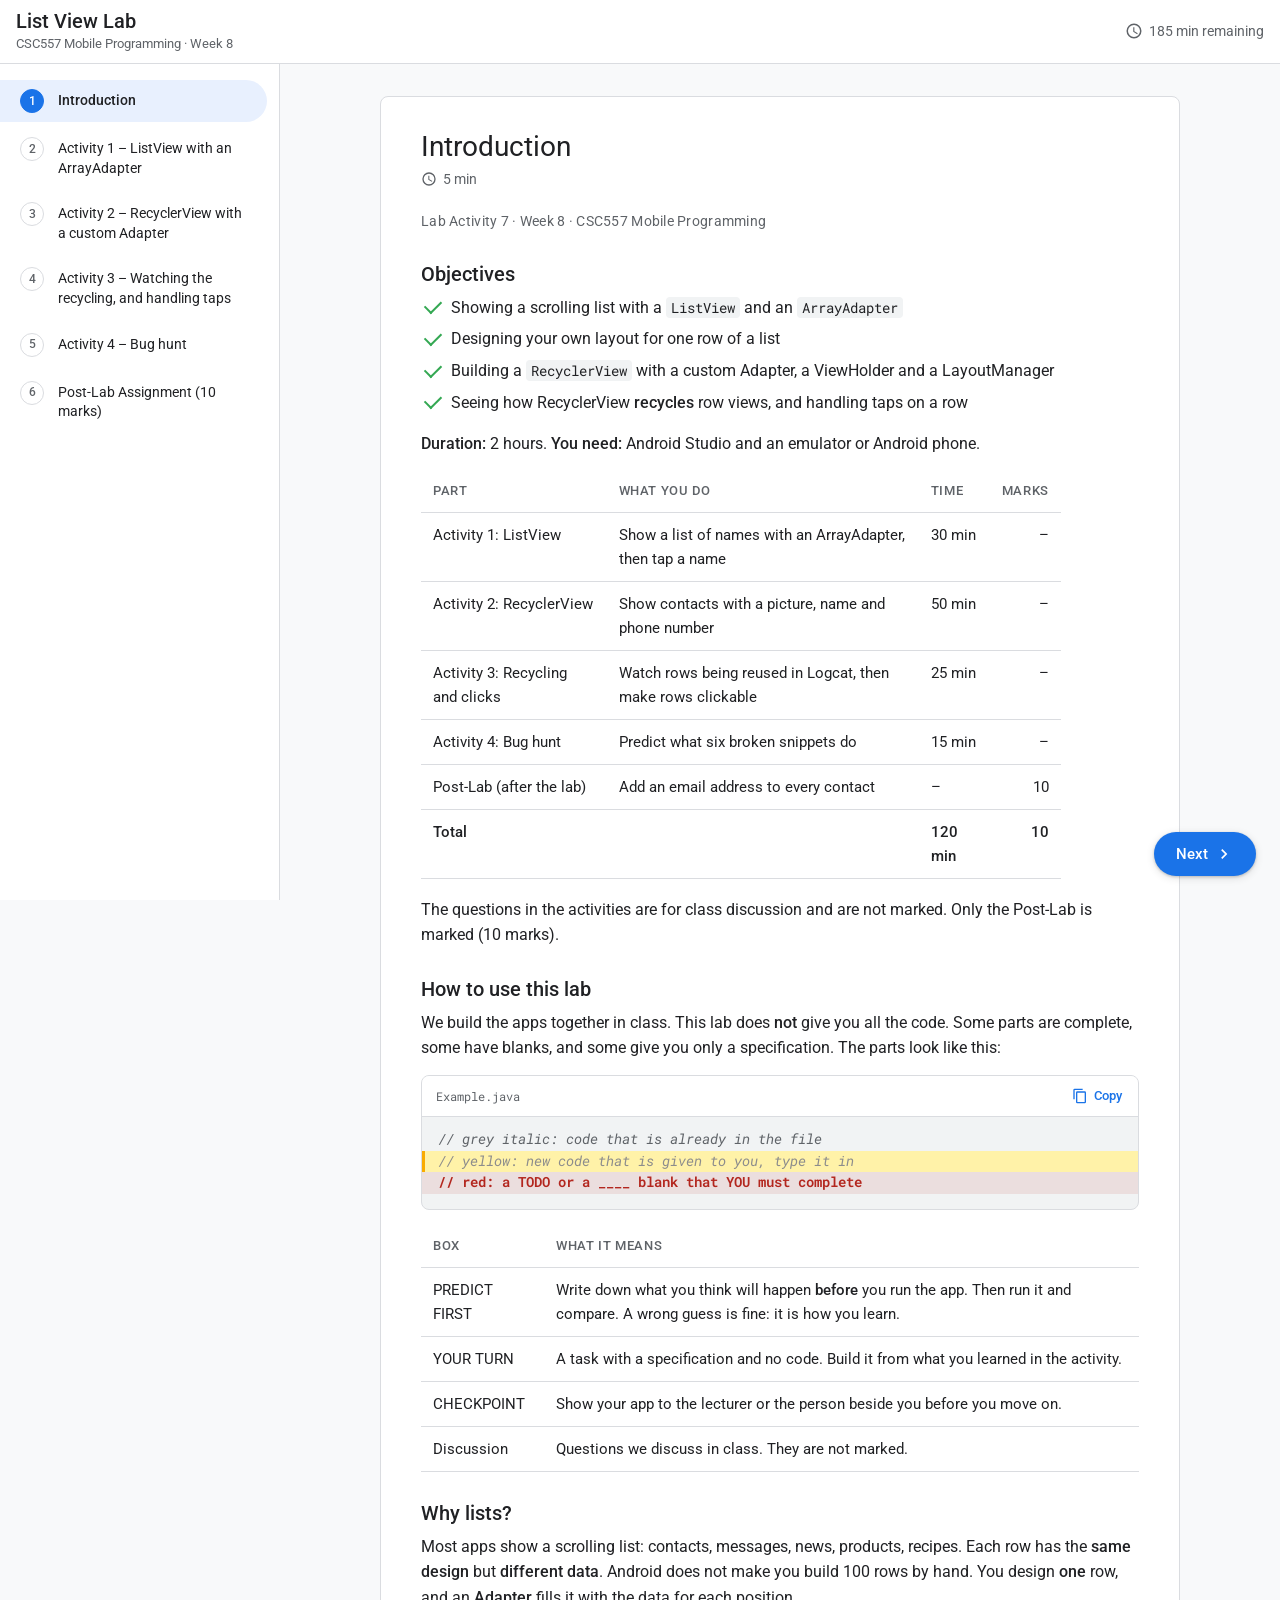
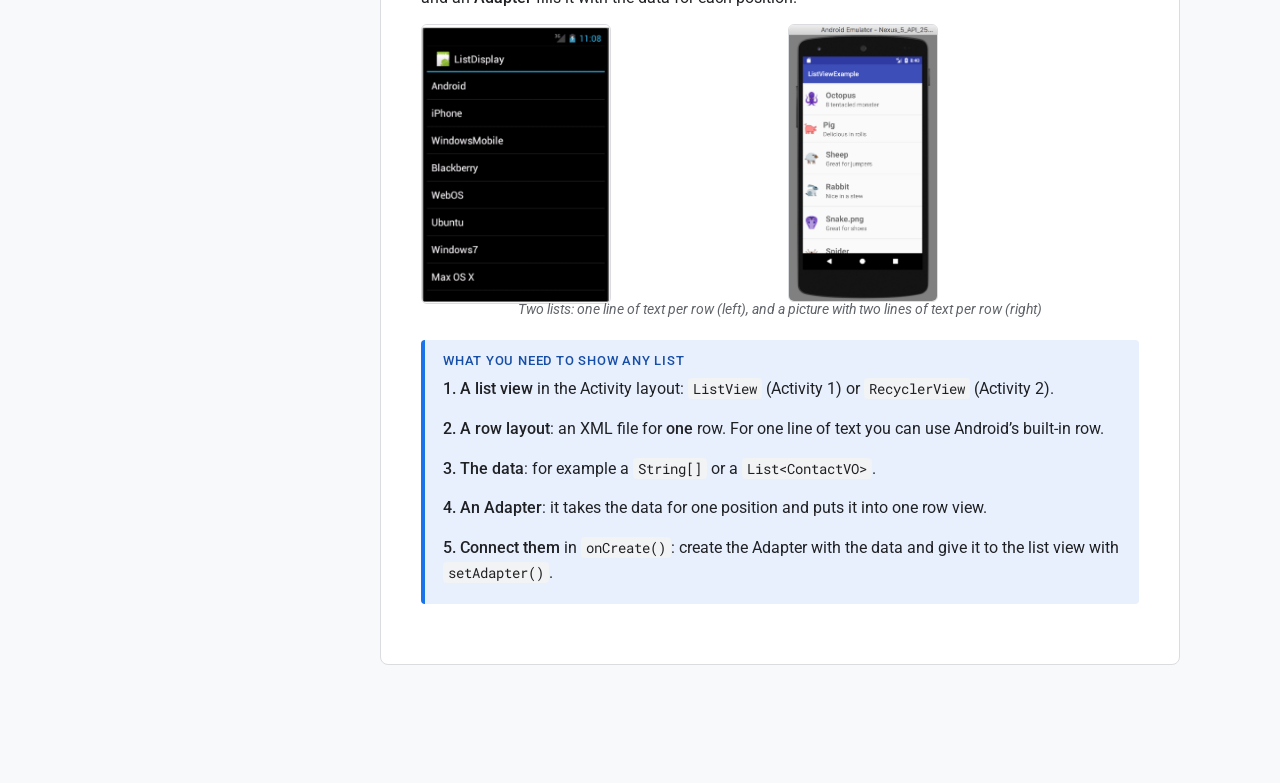
<file: week8/index.html>
<!doctype html>
<html lang="en" class="no-js">
<head>
<meta charset="utf-8">
<meta name="viewport" content="width=device-width, initial-scale=1, viewport-fit=cover">
<title>List View Lab</title>
<meta name="description" content="Week 8 lab for CSC557 Mobile Programming: ListView with an ArrayAdapter, RecyclerView with a custom Adapter and ViewHolder, and how RecyclerView recycles rows (Java, XML Views).">
<link rel="preconnect" href="https://fonts.googleapis.com"><link rel="preconnect" href="https://fonts.gstatic.com" crossorigin><link rel="stylesheet" href="https://fonts.googleapis.com/css2?family=Roboto:wght@400;500;700&family=Roboto+Mono:wght@400;500&display=swap">
<link rel="stylesheet" href="assets/codelab.css?v=2">
<style>.line.cm { color: var(--muted); font-style: italic; }
.line.todo { color: #b3261e; font-style: normal; font-weight: 600; background: rgba(179,38,30,.10); }
@media (prefers-color-scheme: dark) { .line.todo { color: #f2b8b5; background: rgba(242,184,181,.12); } }
.callout.type { background: #e0f4f5; border-color: #00838f; }
.callout.type .callout-title { color: #006064; }
@media (prefers-color-scheme: dark) { .callout.type { background: rgba(0,131,143,.16); } .callout.type .callout-title { color: #80deea; } }
.fig-cap { text-align: center; color: var(--muted); font-size: .88em; font-style: italic; margin-top: -6px; }</style>
</head>
<body data-title="List View Lab">
<header class="topbar">
  <button class="menu-btn" id="menu" type="button" aria-label="Show steps"><svg viewBox="0 0 24 24" aria-hidden="true"><path d="M3 18h18v-2H3v2zm0-5h18v-2H3v2zm0-7v2h18V6H3z"/></svg></button>
  <div class="topbar-title"><h1>List View Lab</h1><div class="course">CSC557 Mobile Programming · Week 8</div></div>
  <div class="remaining"><svg viewBox="0 0 24 24" aria-hidden="true"><path d="M12 2a10 10 0 1 0 0 20 10 10 0 0 0 0-20zm0 18a8 8 0 1 1 0-16 8 8 0 0 1 0 16zm.5-13H11v6l5.2 3.2.8-1.3-4.5-2.7z"/></svg><span><span id="remaining-min">0</span> min<span class="txt-long"> remaining</span></span></div>
</header>
<div class="shell">
  <nav class="sidebar" aria-label="Lab steps"><ol class="toc" id="toc"></ol></nav>
  <div class="scrim" id="scrim"></div>
  <main>
<section class="step" id="introduction" data-minutes="5">
<h2>Introduction</h2>
<p class="eyebrow">Lab Activity 7 · Week 8 · CSC557 Mobile Programming</p>
<h3>Objectives</h3>
<ul class="checklist">
<li>Showing a scrolling list with a <code>ListView</code> and an <code>ArrayAdapter</code></li><li>Designing your own layout for one row of a list</li><li>Building a <code>RecyclerView</code> with a custom Adapter, a ViewHolder and a LayoutManager</li><li>Seeing how RecyclerView <strong>recycles</strong> row views, and handling taps on a row</li>
</ul>
<p><strong>Duration:</strong> 2 hours. <strong>You need:</strong> Android Studio and an emulator or Android phone.</p>
<div class="table-wrap"><table class="marks">
<thead><tr><th><strong>Part</strong></th><th><strong>What you do</strong></th><th><strong>Time</strong></th><th><strong>Marks</strong></th></tr></thead>
<tbody>
<tr><td>Activity 1: ListView</td><td>Show a list of names with an ArrayAdapter, then tap a name</td><td>30 min</td><td>–</td></tr>
<tr><td>Activity 2: RecyclerView</td><td>Show contacts with a picture, name and phone number</td><td>50 min</td><td>–</td></tr>
<tr><td>Activity 3: Recycling and clicks</td><td>Watch rows being reused in Logcat, then make rows clickable</td><td>25 min</td><td>–</td></tr>
<tr><td>Activity 4: Bug hunt</td><td>Predict what six broken snippets do</td><td>15 min</td><td>–</td></tr>
<tr><td>Post-Lab (after the lab)</td><td>Add an email address to every contact</td><td>–</td><td>10</td></tr>
<tr><td><strong>Total</strong></td><td></td><td><strong>120 min</strong></td><td><strong>10</strong></td></tr>
</tbody>
</table></div>
<p>The questions in the activities are for class discussion and are not marked. Only the Post-Lab is marked (10 marks).</p>
<h3>How to use this lab</h3>
<p>We build the apps together in class. This lab does <strong>not</strong> give you all the code. Some parts are complete, some have blanks, and some give you only a specification. The parts look like this:</p>
<div class="code"><div class="code-head"><span class="code-file">Example.java</span><button class="copy" type="button" aria-label="Copy code"><svg viewBox="0 0 24 24" aria-hidden="true"><path d="M16 1H4a2 2 0 0 0-2 2v14h2V3h12V1zm3 4H8a2 2 0 0 0-2 2v14a2 2 0 0 0 2 2h11a2 2 0 0 0 2-2V7a2 2 0 0 0-2-2zm0 16H8V7h11v14z"/></svg><span>Copy</span></button></div><pre><code><span class="line cm">// grey italic: code that is already in the file</span><span class="line hl">// yellow: new code that is given to you, type it in</span><span class="line cm todo">// red: a TODO or a ____ blank that YOU must complete</span></code></pre></div>
<div class="table-wrap"><table>
<thead><tr><th><strong>Box</strong></th><th><strong>What it means</strong></th></tr></thead>
<tbody>
<tr><td>PREDICT FIRST</td><td>Write down what you think will happen <strong>before</strong> you run the app. Then run it and compare. A wrong guess is fine: it is how you learn.</td></tr>
<tr><td>YOUR TURN</td><td>A task with a specification and no code. Build it from what you learned in the activity.</td></tr>
<tr><td>CHECKPOINT</td><td>Show your app to the lecturer or the person beside you before you move on.</td></tr>
<tr><td>Discussion</td><td>Questions we discuss in class. They are not marked.</td></tr>
</tbody>
</table></div>
<h3>Why lists?</h3>
<p>Most apps show a scrolling list: contacts, messages, news, products, recipes. Each row has the <strong>same design</strong> but <strong>different data</strong>. Android does not make you build 100 rows by hand. You design <strong>one</strong> row, and an <strong>Adapter</strong> fills it with the data for each position.</p>
<div class="fig-row" style="display:flex;gap:16px;justify-content:center;flex-wrap:wrap"><figure><img src="assets/img/fig01.png" alt="Screenshot" width="190" loading="lazy"></figure><figure><img src="assets/img/fig02.png" alt="Screenshot" width="150" loading="lazy"></figure></div>
<p class="fig-cap">Two lists: one line of text per row (left), and a picture with two lines of text per row (right)</p>
<aside class="callout note">
<p class="callout-title">What you need to show any list</p>
<p><strong>1.  A list view</strong> in the Activity layout: <code>ListView</code> (Activity 1) or <code>RecyclerView</code> (Activity 2).</p>
<p><strong>2.  A row layout</strong>: an XML file for <strong>one</strong> row. For one line of text you can use Android’s built-in row.</p>
<p><strong>3.  The data</strong>: for example a <code>String[]</code> or a <code>List&lt;ContactVO&gt;</code>.</p>
<p><strong>4.  An Adapter</strong>: it takes the data for one position and puts it into one row view.</p>
<p><strong>5.  Connect them</strong> in <code>onCreate()</code>: create the Adapter with the data and give it to the list view with <code>setAdapter()</code>.</p>
</aside>
</section>

<section class="step" id="activity-1-listview-with-an-arrayadapter" data-minutes="30">
<h2>Activity 1 – ListView with an ArrayAdapter</h2>
<p>We start with the simplest list: one name per row. Android’s <code>ArrayAdapter</code> already knows how to put a <code>String</code> into a <code>TextView</code>, so we only need the data, a row layout and three lines of code.</p>
<figure><img src="assets/img/fig03.png" alt="Screenshot" width="520" loading="lazy"></figure>
<p class="fig-cap">The data, the Adapter and the view. Keep this picture in mind for the whole lab.</p>
<ol class="steps">
<li>Create a new Android project named <code>ContactList</code> using the <strong>Java</strong> language. Choose <strong>Empty Views Activity</strong> as the template.
</li>
<li>Open <strong>res/layout/activity_main.xml</strong> in <strong>Code</strong> view and replace its content. We use a vertical <code>LinearLayout</code> with one <code>ListView</code>:
<div class="code"><div class="code-head"><span class="code-file">res/layout/activity_main.xml</span><button class="copy" type="button" aria-label="Copy code"><svg viewBox="0 0 24 24" aria-hidden="true"><path d="M16 1H4a2 2 0 0 0-2 2v14h2V3h12V1zm3 4H8a2 2 0 0 0-2 2v14a2 2 0 0 0 2 2h11a2 2 0 0 0 2-2V7a2 2 0 0 0-2-2zm0 16H8V7h11v14z"/></svg><span>Copy</span></button></div><pre><code><span class="line">&lt;?xml version="1.0" encoding="utf-8"?&gt;</span><span class="line hl">&lt;LinearLayout xmlns:android="http://schemas.android.com/apk/res/android"</span><span class="line hl">    xmlns:tools="http://schemas.android.com/tools"</span><span class="line hl">    android:id="@+id/main"</span><span class="line hl">    android:layout_width="match_parent"</span><span class="line hl">    android:layout_height="match_parent"</span><span class="line hl">    android:orientation="vertical"</span><span class="line hl">    tools:context=".MainActivity"&gt;</span><span class="line hl">&#8203;</span><span class="line hl">    &lt;!-- holds the list of contact names --&gt;</span><span class="line hl">    &lt;ListView</span><span class="line hl">        android:id="@+id/contactList"</span><span class="line hl">        android:layout_width="match_parent"</span><span class="line hl">        android:layout_height="match_parent" /&gt;</span><span class="line hl">&#8203;</span><span class="line hl">&lt;/LinearLayout&gt;</span></code></pre></div>
<p>Keep <code>android:id="@+id/main"</code> on the root. The template’s MainActivity uses <code>R.id.main</code> to add padding for the status bar.</p>
</li>
<li>In <strong>MainActivity.java</strong>, add the data as a field of the class. This is the <strong>data</strong> part of the picture above.
<div class="code"><div class="code-head"><span class="code-file">java/com/example/contactlist/MainActivity.java</span><button class="copy" type="button" aria-label="Copy code"><svg viewBox="0 0 24 24" aria-hidden="true"><path d="M16 1H4a2 2 0 0 0-2 2v14h2V3h12V1zm3 4H8a2 2 0 0 0-2 2v14a2 2 0 0 0 2 2h11a2 2 0 0 0 2-2V7a2 2 0 0 0-2-2zm0 16H8V7h11v14z"/></svg><span>Copy</span></button></div><pre><code><span class="line">public class MainActivity extends AppCompatActivity {</span><span class="line">&#8203;</span><span class="line hl">    // contacts data</span><span class="line hl">    private final String[] contacts = {"Kristofer", "Vernita", "Rubie",</span><span class="line hl">            "Bobbye", "Harley", "Christia", "Jacqualine",</span><span class="line hl">            "Linwood", "Shakia", "Modesta", "Dala",</span><span class="line hl">            "Arla", "Pattie", "Elicia", "Stefania",</span><span class="line hl">            "Carrie", "Junior"};</span><span class="line hl">&#8203;</span><span class="line">    @Override</span><span class="line">    protected void onCreate(Bundle savedInstanceState) {</span><span class="line cm">        // ... the template code stays ...</span><span class="line">    }</span><span class="line">}</span></code></pre></div>
</li>
<li>Now the <strong>Adapter</strong>. We first use a row layout that is built into Android, <code>android.R.layout.simple_list_item_1</code>. It is one <code>TextView</code>. Add these lines at the end of <code>onCreate()</code> and fill in the blank:
<div class="code"><div class="code-head"><span class="code-file">java/com/example/contactlist/MainActivity.java (end of onCreate)</span><button class="copy" type="button" aria-label="Copy code"><svg viewBox="0 0 24 24" aria-hidden="true"><path d="M16 1H4a2 2 0 0 0-2 2v14h2V3h12V1zm3 4H8a2 2 0 0 0-2 2v14a2 2 0 0 0 2 2h11a2 2 0 0 0 2-2V7a2 2 0 0 0-2-2zm0 16H8V7h11v14z"/></svg><span>Copy</span></button></div><pre><code><span class="line hl">        // the Adapter: data (contacts) + row layout (one TextView)</span><span class="line hl">        ArrayAdapter&lt;String&gt; contactAdapter = new ArrayAdapter&lt;&gt;(this,</span><span class="line hl">                android.R.layout.simple_list_item_1, contacts);</span><span class="line hl">&#8203;</span><span class="line hl">        // the view: give the Adapter to the ListView</span><span class="line hl">        ListView contactList = findViewById(R.id.contactList);</span><span class="line cm todo">        contactList.setAdapter(____);</span></code></pre></div>
<aside class="callout tip">
<p class="callout-title">Tip</p>
<p>Use <strong>Alt + Enter</strong> (Windows) or <strong>Option + Enter</strong> (Mac) on a red class name such as <code>ArrayAdapter</code> or <code>ListView</code> to add the missing import.</p>
</aside>
<aside class="callout predict">
<p class="callout-title">Predict first</p>
<p>The array has <strong>17</strong> names, but the screen has room for only about 12 rows. What will happen to the other names? Write your answer down, then run the app and check.</p>
</aside>
</li>
<li>Run the app. You should see picture (1) below. Scroll the list.
<figure><img src="assets/img/fig04.png" alt="Screenshot" width="400" loading="lazy"></figure>
</li>
<li>Now design <strong>your own row</strong>. Right-click <strong>res/layout</strong> and choose <strong>New › Layout Resource File</strong>. Name it <code>item_listview</code>, set <strong>Root element</strong> to <code>TextView</code>, and click <strong>OK</strong>. Replace its content:
<div class="code"><div class="code-head"><span class="code-file">res/layout/item_listview.xml</span><button class="copy" type="button" aria-label="Copy code"><svg viewBox="0 0 24 24" aria-hidden="true"><path d="M16 1H4a2 2 0 0 0-2 2v14h2V3h12V1zm3 4H8a2 2 0 0 0-2 2v14a2 2 0 0 0 2 2h11a2 2 0 0 0 2-2V7a2 2 0 0 0-2-2zm0 16H8V7h11v14z"/></svg><span>Copy</span></button></div><pre><code><span class="line">&lt;?xml version="1.0" encoding="utf-8"?&gt;</span><span class="line hl">&lt;!-- Design of ONE row. The ArrayAdapter needs the root to be a TextView. --&gt;</span><span class="line hl">&lt;TextView xmlns:android="http://schemas.android.com/apk/res/android"</span><span class="line hl">    android:id="@+id/label"</span><span class="line hl">    android:layout_width="match_parent"</span><span class="line hl">    android:layout_height="wrap_content"</span><span class="line hl">    android:padding="10dp"</span><span class="line hl">    android:textSize="16sp"</span><span class="line hl">    android:textStyle="bold" /&gt;</span></code></pre></div>
<aside class="callout stretch">
<p class="callout-title">YOUR TURN: use your row</p>
<p>Change <strong>one argument</strong> in the <code>new ArrayAdapter&lt;&gt;(…)</code> line so the list uses <code>item_listview.xml</code> instead of the built-in row. Run the app. You should see picture (2).</p>
<p><strong>Hint:</strong> your own layouts are in <code>R.layout</code>. Android’s built-in layouts are in <code>android.R.layout</code>.</p>
</aside>
</li>
<li>Make the names respond to a tap. A ListView tells you which <strong>position</strong> was tapped. Add this at the end of <code>onCreate()</code> and fill in the blank so the Toast shows the name, for example <strong>You tapped Rubie</strong>:
<aside class="callout type">
<p class="callout-title">Type it: use autocomplete, do not copy</p>
<p>Do not copy this block. Most of it is written by Android Studio. Type it like this:</p>
<p><strong>1.  </strong>Type <code>contactList.setOnItemClickListener(new On</code> and wait for the suggestion list.</p>
<p><strong>2.  </strong>Pick <strong>OnItemClickListener</strong> (android.widget.AdapterView) and press <strong>Enter</strong>. Android Studio writes the whole listener and the empty <code>onItemClick()</code> method for you, with the import.</p>
<p><strong>3.  </strong>You only type the <strong>two lines inside</strong> <code>onItemClick()</code>: the <code>name</code> line and the Toast. For the Toast, type <code>Toast</code> and pick the <strong>Create a new Toast</strong> (<code>Toast.makeText</code>) suggestion.</p>
</aside>
<div class="code"><div class="code-head"><span class="code-file">java/com/example/contactlist/MainActivity.java (end of onCreate)</span><button class="copy" type="button" aria-label="Copy code"><svg viewBox="0 0 24 24" aria-hidden="true"><path d="M16 1H4a2 2 0 0 0-2 2v14h2V3h12V1zm3 4H8a2 2 0 0 0-2 2v14a2 2 0 0 0 2 2h11a2 2 0 0 0 2-2V7a2 2 0 0 0-2-2zm0 16H8V7h11v14z"/></svg><span>Copy</span></button></div><pre><code><span class="line hl">        contactList.setOnItemClickListener(new AdapterView.OnItemClickListener() {</span><span class="line hl">            @Override</span><span class="line hl">            public void onItemClick(AdapterView&lt;?&gt; parent, View view, int position, long id) {</span><span class="line cm todo">                String name = ____;      // the name at this position</span><span class="line hl">                Toast.makeText(MainActivity.this, "You tapped " + name,</span><span class="line hl">                        Toast.LENGTH_SHORT).show();</span><span class="line hl">            }</span><span class="line hl">        });</span></code></pre></div>
<p>This is the same listener pattern as <code>setOnClickListener()</code> for a Button in week 6. Android calls <code>onItemClick()</code> for you and passes the <strong>position</strong> of the row that was tapped.</p>
<aside class="callout tip">
<p class="callout-title">Tip</p>
<p>Inside the listener, <code>this</code> means the listener, not the Activity. That is why the Toast uses <code>MainActivity.this</code>. If you used the Toast autocomplete, check that its first argument is <code>MainActivity.this</code>.</p>
</aside>
<aside class="callout checkpoint">
<p class="callout-title">Checkpoint</p>
<p>Show your list with the bold rows, and tap two names.</p>
</aside>
</li>
</ol>
<div class="exercise">
<p class="exercise-head"><span>Discussion 1</span></p>
<p><strong>a.  </strong>Point to the three parts of the picture at the start of this activity in <strong>your code</strong>: which line is the data, which is the Adapter, and which is the view?</p>
<p><strong>b.  </strong>We wrote <code>textSize="16sp"</code> but <code>padding="10dp"</code>. Why do we use <strong>sp</strong> for text and <strong>dp</strong> for everything else? (Try <strong>Settings › Display › Font size</strong> on the emulator.)</p>
<p><strong>c.  </strong>The tap gives you a <code>position</code> (0, 1, 2…) and not the name. Why is the position enough?</p>
<p><strong>d.  </strong>We now want a <strong>picture</strong> and a <strong>phone number</strong> in every row. Why can the <code>ArrayAdapter</code> not do this? (Look at what it needs the row root to be.)</p>
</div>
</section>

<section class="step" id="activity-2-recyclerview-with-a-custom-adapter" data-minutes="50">
<h2>Activity 2 – RecyclerView with a custom Adapter</h2>
<p>Each contact now has <strong>three</strong> pieces of data: a picture, a name and a phone number. The <code>ArrayAdapter</code> can only put one <code>String</code> into one <code>TextView</code>, so we write <strong>our own Adapter</strong>. We also switch to <code>RecyclerView</code>, which is what new Android apps use for lists.</p>
<figure><img src="assets/img/fig05.png" alt="Screenshot" width="520" loading="lazy"></figure>
<p class="fig-cap">The Adapter turns the data into row views (with a ViewHolder). The RecyclerView uses a LayoutManager to place the rows.</p>
<aside class="callout note">
<p class="callout-title">What you need for a RecyclerView</p>
<p><strong>1.  A data class</strong>: <code>ContactVO</code> holds one contact (picture, name, phone).</p>
<p><strong>2.  A row layout</strong>: <code>item_contact.xml</code>, the design of one row.</p>
<p><strong>3.  An Adapter class</strong> with a <strong>ViewHolder</strong> and three methods: <code>onCreateViewHolder()</code>, <code>onBindViewHolder()</code> and <code>getItemCount()</code>.</p>
<p><strong>4.  A `RecyclerView`</strong> in the Activity layout.</p>
<p><strong>5.  Connect them</strong> in <code>onCreate()</code>: <code>setLayoutManager()</code> and <code>setAdapter()</code>.</p>
</aside>
<div class="table-wrap"><table>
<thead><tr><th><strong>Requirement</strong></th><th><strong>Where you do it in this activity</strong></th></tr></thead>
<tbody>
<tr><td>1. Data class and data</td><td>Steps 2–4</td></tr>
<tr><td>2. Row layout</td><td>Step 5</td></tr>
<tr><td>3. Adapter and ViewHolder</td><td>Steps 7–11</td></tr>
<tr><td>4. RecyclerView in the layout</td><td>Step 6</td></tr>
<tr><td>5. Connect them</td><td>Step 12</td></tr>
</tbody>
</table></div>
<ol class="steps">
<li>Create a new project named <code>ContactCards</code> (<strong>Java</strong>, <strong>Empty Views Activity</strong>).
</li>
<li>Copy the seven contact pictures <code>profile1.png</code> … <code>profile7.png</code> (in the lab files) into <strong>app/src/main/res/drawable</strong>. You can paste them straight onto the <strong>drawable</strong> folder in Android Studio.
<aside class="callout tip">
<p class="callout-title">Tip</p>
<p>No pictures? Right-click <strong>res/drawable</strong>, choose <strong>New › Vector Asset</strong>, pick the <strong>person</strong> clip art and name it <code>ic_person</code>. Then use <code>R.drawable.ic_person</code> for all seven contacts in step 4.</p>
</aside>
</li>
<li>Create the <strong>data class</strong>. Right-click the <strong>com.example.contactcards</strong> package, choose <strong>New › Java Class</strong>, and name it <code>ContactVO</code> (VO = value object: a class that only holds data). Type the fields and the constructor:
<div class="code"><div class="code-head"><span class="code-file">java/com/example/contactcards/ContactVO.java</span><button class="copy" type="button" aria-label="Copy code"><svg viewBox="0 0 24 24" aria-hidden="true"><path d="M16 1H4a2 2 0 0 0-2 2v14h2V3h12V1zm3 4H8a2 2 0 0 0-2 2v14a2 2 0 0 0 2 2h11a2 2 0 0 0 2-2V7a2 2 0 0 0-2-2zm0 16H8V7h11v14z"/></svg><span>Copy</span></button></div><pre><code><span class="line hl">public class ContactVO {</span><span class="line hl">&#8203;</span><span class="line hl">    private final int profilePic;     // a drawable id, for example R.drawable.profile1</span><span class="line hl">    private final String name;</span><span class="line hl">    private final String phoneNo;</span><span class="line hl">&#8203;</span><span class="line hl">    public ContactVO(int profilePic, String name, String phoneNo) {</span><span class="line hl">        this.profilePic = profilePic;</span><span class="line hl">        this.name = name;</span><span class="line hl">        this.phoneNo = phoneNo;</span><span class="line hl">    }</span><span class="line hl">&#8203;</span><span class="line cm todo">    // TODO: add the three getters</span><span class="line hl">}</span></code></pre></div>
<p>Do not type the getters. Click inside the class, press <strong>Alt + Insert</strong> (Windows) or <strong>Cmd + N</strong> (Mac), choose <strong>Getter</strong>, select all three fields and click <strong>OK</strong>.</p>
<aside class="callout predict">
<p class="callout-title">Predict first</p>
<p>Why is <code>profilePic</code> an <code>int</code> and not an image? What is <code>R.drawable.profile1</code> really?</p>
</aside>
</li>
<li>Add the <strong>data</strong>. This method makes seven <strong>dummy contacts</strong> (fake data for testing). Later in the course this data will come from a database. Add it inside <strong>MainActivity</strong>:
<div class="code"><div class="code-head"><span class="code-file">java/com/example/contactcards/MainActivity.java (inside the class)</span><button class="copy" type="button" aria-label="Copy code"><svg viewBox="0 0 24 24" aria-hidden="true"><path d="M16 1H4a2 2 0 0 0-2 2v14h2V3h12V1zm3 4H8a2 2 0 0 0-2 2v14a2 2 0 0 0 2 2h11a2 2 0 0 0 2-2V7a2 2 0 0 0-2-2zm0 16H8V7h11v14z"/></svg><span>Copy</span></button></div><pre><code><span class="line hl">    // dummy data: later this comes from a database</span><span class="line hl">    private List&lt;ContactVO&gt; fetchAllContactRecords() {</span><span class="line hl">        List&lt;ContactVO&gt; contacts = new ArrayList&lt;&gt;();</span><span class="line hl">        contacts.add(new ContactVO(R.drawable.profile1, "Kristofer", "(959) 283-2626"));</span><span class="line hl">        contacts.add(new ContactVO(R.drawable.profile2, "Vernita", "(214) 334-2564"));</span><span class="line hl">        contacts.add(new ContactVO(R.drawable.profile3, "Rubie", "(917) 983-1192"));</span><span class="line hl">        contacts.add(new ContactVO(R.drawable.profile4, "Bobbye", "(958) 826-5902"));</span><span class="line hl">        contacts.add(new ContactVO(R.drawable.profile5, "Harley", "(548) 554-6564"));</span><span class="line hl">        contacts.add(new ContactVO(R.drawable.profile6, "Christia", "(941) 859-1470"));</span><span class="line hl">        contacts.add(new ContactVO(R.drawable.profile7, "Jacqualine", "(925) 448-3657"));</span><span class="line hl">        return contacts;</span><span class="line hl">    }</span></code></pre></div>
</li>
<li>Design <strong>one row</strong>. It is a horizontal <code>LinearLayout</code> with two columns: the picture, and a vertical <code>LinearLayout</code> with the name and the phone number.
<figure><img src="assets/img/fig06.png" alt="Screenshot" width="430" loading="lazy"></figure>
</li>
</ol>
<p>Create a new layout resource file named <code>item_contact</code> (Root element <code>LinearLayout</code>) and replace its content. The phone <code>TextView</code> is left for you:</p>
<div class="code"><div class="code-head"><span class="code-file">res/layout/item_contact.xml</span><button class="copy" type="button" aria-label="Copy code"><svg viewBox="0 0 24 24" aria-hidden="true"><path d="M16 1H4a2 2 0 0 0-2 2v14h2V3h12V1zm3 4H8a2 2 0 0 0-2 2v14a2 2 0 0 0 2 2h11a2 2 0 0 0 2-2V7a2 2 0 0 0-2-2zm0 16H8V7h11v14z"/></svg><span>Copy</span></button></div><pre><code><span class="line">&lt;?xml version="1.0" encoding="utf-8"?&gt;</span><span class="line hl">&lt;!-- Design of ONE contact row --&gt;</span><span class="line hl">&lt;LinearLayout xmlns:android="http://schemas.android.com/apk/res/android"</span><span class="line hl">    android:layout_width="match_parent"</span><span class="line hl">    android:layout_height="wrap_content"</span><span class="line hl">    android:orientation="horizontal"</span><span class="line hl">    android:gravity="center_vertical"</span><span class="line hl">    android:padding="8dp"&gt;</span><span class="line hl">&#8203;</span><span class="line hl">    &lt;!-- first column: profile picture --&gt;</span><span class="line hl">    &lt;ImageView</span><span class="line hl">        android:id="@+id/ivPhoto"</span><span class="line hl">        android:layout_width="56dp"</span><span class="line hl">        android:layout_height="56dp"</span><span class="line hl">        android:layout_marginEnd="12dp"</span><span class="line hl">        android:contentDescription="Profile picture"</span><span class="line hl">        android:src="@drawable/profile1" /&gt;</span><span class="line hl">&#8203;</span><span class="line hl">    &lt;!-- second column: name and phone, one under the other --&gt;</span><span class="line hl">    &lt;LinearLayout</span><span class="line hl">        android:layout_width="0dp"</span><span class="line hl">        android:layout_height="wrap_content"</span><span class="line hl">        android:layout_weight="1"</span><span class="line hl">        android:orientation="vertical"&gt;</span><span class="line hl">&#8203;</span><span class="line hl">        &lt;TextView</span><span class="line hl">            android:id="@+id/tvName"</span><span class="line hl">            android:layout_width="match_parent"</span><span class="line hl">            android:layout_height="wrap_content"</span><span class="line hl">            android:text="Name"</span><span class="line hl">            android:textSize="22sp"</span><span class="line hl">            android:textStyle="bold" /&gt;</span><span class="line hl">&#8203;</span><span class="line cm todo">        &lt;!-- TODO: a TextView with the id tvPhone, text "Phone", textSize 16sp --&gt;</span><span class="line hl">&#8203;</span><span class="line hl">    &lt;/LinearLayout&gt;</span><span class="line hl">&lt;/LinearLayout&gt;</span></code></pre></div>
<aside class="callout predict">
<p class="callout-title">Predict first</p>
<p>Look at the root: <code>layout_height="wrap_content"</code>. What would one row look like inside the list if it were <code>match_parent</code>? (You will test it in the bug hunt.)</p>
</aside>
<ol class="steps" start="6" style="--start:5">
<li>Open <strong>activity_main.xml</strong> and replace its content with a <code>RecyclerView</code>:
<div class="code"><div class="code-head"><span class="code-file">res/layout/activity_main.xml</span><button class="copy" type="button" aria-label="Copy code"><svg viewBox="0 0 24 24" aria-hidden="true"><path d="M16 1H4a2 2 0 0 0-2 2v14h2V3h12V1zm3 4H8a2 2 0 0 0-2 2v14a2 2 0 0 0 2 2h11a2 2 0 0 0 2-2V7a2 2 0 0 0-2-2zm0 16H8V7h11v14z"/></svg><span>Copy</span></button></div><pre><code><span class="line">&lt;?xml version="1.0" encoding="utf-8"?&gt;</span><span class="line hl">&lt;LinearLayout xmlns:android="http://schemas.android.com/apk/res/android"</span><span class="line hl">    xmlns:tools="http://schemas.android.com/tools"</span><span class="line hl">    android:id="@+id/main"</span><span class="line hl">    android:layout_width="match_parent"</span><span class="line hl">    android:layout_height="match_parent"</span><span class="line hl">    android:orientation="vertical"</span><span class="line hl">    tools:context=".MainActivity"&gt;</span><span class="line hl">&#8203;</span><span class="line hl">    &lt;androidx.recyclerview.widget.RecyclerView</span><span class="line hl">        android:id="@+id/recyclerView"</span><span class="line hl">        android:layout_width="match_parent"</span><span class="line hl">        android:layout_height="match_parent" /&gt;</span><span class="line hl">&#8203;</span><span class="line hl">&lt;/LinearLayout&gt;</span></code></pre></div>
<aside class="callout tip">
<p class="callout-title">Tip</p>
<p><code>RecyclerView</code> is not part of the core Android framework. It comes from the <strong>AndroidX</strong> library, which is why the tag has the full package name. The Empty Views Activity template already includes it through the Material library. If the tag stays red, add the library in two places and click <strong>Sync Now</strong>:</p>
<p><strong>1.  gradle/libs.versions.toml</strong>: under <code>[versions]</code> add <code>recyclerview = "1.4.0"</code>, and under <code>[libraries]</code> add <code>recyclerview = { group = "androidx.recyclerview", name = "recyclerview", version.ref = "recyclerview" }</code></p>
<p><strong>2.  build.gradle.kts (Module :app)</strong>: in <code>dependencies { }</code> add <code>implementation(libs.recyclerview)</code></p>
<p>Or let Android Studio do it: <strong>File › Project Structure › Dependencies › app › + › Library Dependency</strong>, search for <code>recyclerview</code>, and click <strong>OK</strong>.</p>
</aside>
</li>
<li>Now the <strong>Adapter</strong>. Create a new Java class named <code>ContactListAdapter</code> and make it extend <code>RecyclerView.Adapter</code>. The <code>&lt;ContactListAdapter.ViewHolder&gt;</code> part says which ViewHolder class it uses. We write that class in step 9.
<div class="code"><div class="code-head"><span class="code-file">java/com/example/contactcards/ContactListAdapter.java</span><button class="copy" type="button" aria-label="Copy code"><svg viewBox="0 0 24 24" aria-hidden="true"><path d="M16 1H4a2 2 0 0 0-2 2v14h2V3h12V1zm3 4H8a2 2 0 0 0-2 2v14a2 2 0 0 0 2 2h11a2 2 0 0 0 2-2V7a2 2 0 0 0-2-2zm0 16H8V7h11v14z"/></svg><span>Copy</span></button></div><pre><code><span class="line hl">public class ContactListAdapter extends RecyclerView.Adapter&lt;ContactListAdapter.ViewHolder&gt; {</span><span class="line hl">&#8203;</span><span class="line hl">}</span></code></pre></div>
</li>
<li>The class name is underlined in red because <code>RecyclerView.Adapter</code> is <strong>abstract</strong>: it has three methods that every Adapter must write. Hover over the red line, click <strong>Implement methods</strong>, keep all three selected and click <strong>OK</strong>.
<figure><img src="assets/img/fig07.png" alt="Screenshot" width="420" loading="lazy"></figure>
<figure><img src="assets/img/fig08.png" alt="Screenshot" width="170" loading="lazy"></figure>
</li>
</ol>
<div class="exercise">
<p class="exercise-head"><span>Discussion: before we fill in the three methods</span></p>
<p>Read the three method names. Which one do you think <strong>(a)</strong> makes a new row view, <strong>(b)</strong> puts one contact’s data into a row, and <strong>(c)</strong> tells the RecyclerView how many rows there are?</p>
</div>
<ol class="steps" start="9" style="--start:8">
<li>Add the <strong>ViewHolder</strong> inside the Adapter class, plus the data field and a constructor. A ViewHolder keeps the references to the views in <strong>one row</strong>, so <code>findViewById()</code> runs only once per row view, not every time a row scrolls onto the screen.
<div class="code"><div class="code-head"><span class="code-file">java/com/example/contactcards/ContactListAdapter.java (inside the class, at the top)</span><button class="copy" type="button" aria-label="Copy code"><svg viewBox="0 0 24 24" aria-hidden="true"><path d="M16 1H4a2 2 0 0 0-2 2v14h2V3h12V1zm3 4H8a2 2 0 0 0-2 2v14a2 2 0 0 0 2 2h11a2 2 0 0 0 2-2V7a2 2 0 0 0-2-2zm0 16H8V7h11v14z"/></svg><span>Copy</span></button></div><pre><code><span class="line hl">    private final List&lt;ContactVO&gt; contacts;   // the data</span><span class="line hl">&#8203;</span><span class="line hl">    public ContactListAdapter(List&lt;ContactVO&gt; contacts) {</span><span class="line hl">        this.contacts = contacts;</span><span class="line hl">    }</span><span class="line hl">&#8203;</span><span class="line hl">    // holds the views of ONE row (item_contact.xml)</span><span class="line hl">    public static class ViewHolder extends RecyclerView.ViewHolder {</span><span class="line hl">        final ImageView ivPhoto;</span><span class="line hl">        final TextView tvName;</span><span class="line hl">        final TextView tvPhone;</span><span class="line hl">&#8203;</span><span class="line hl">        public ViewHolder(View view) {</span><span class="line hl">            super(view);</span><span class="line hl">            ivPhoto = view.findViewById(R.id.ivPhoto);</span><span class="line hl">            tvName = view.findViewById(R.id.tvName);</span><span class="line cm todo">            tvPhone = ____;</span><span class="line hl">        }</span><span class="line hl">    }</span></code></pre></div>
</li>
<li>Fill in <code>onCreateViewHolder()</code>. It <strong>inflates</strong> <code>item_contact.xml</code>: it turns the XML into real View objects, and wraps them in a ViewHolder.
<div class="code"><div class="code-head"><span class="code-file">java/com/example/contactcards/ContactListAdapter.java</span><button class="copy" type="button" aria-label="Copy code"><svg viewBox="0 0 24 24" aria-hidden="true"><path d="M16 1H4a2 2 0 0 0-2 2v14h2V3h12V1zm3 4H8a2 2 0 0 0-2 2v14a2 2 0 0 0 2 2h11a2 2 0 0 0 2-2V7a2 2 0 0 0-2-2zm0 16H8V7h11v14z"/></svg><span>Copy</span></button></div><pre><code><span class="line">    @NonNull</span><span class="line">    @Override</span><span class="line">    public ContactListAdapter.ViewHolder onCreateViewHolder(@NonNull ViewGroup parent,</span><span class="line">                                                           int viewType) {</span><span class="line hl">        View view = LayoutInflater.from(parent.getContext())</span><span class="line hl">                .inflate(R.layout.item_contact, parent, false);</span><span class="line hl">        return new ViewHolder(view);</span><span class="line">    }</span></code></pre></div>
<p><code>false</code> means: use <code>parent</code> only to read the layout sizes, but do <strong>not</strong> add the row to it yet. The RecyclerView adds the row itself when it needs it.</p>
</li>
<li>Fill in <code>onBindViewHolder()</code> and <code>getItemCount()</code>. <code>onBindViewHolder()</code> gets a ViewHolder and a <strong>position</strong>, and puts the data of that contact into the row. Complete the TODO and the blank:
<div class="code"><div class="code-head"><span class="code-file">java/com/example/contactcards/ContactListAdapter.java</span><button class="copy" type="button" aria-label="Copy code"><svg viewBox="0 0 24 24" aria-hidden="true"><path d="M16 1H4a2 2 0 0 0-2 2v14h2V3h12V1zm3 4H8a2 2 0 0 0-2 2v14a2 2 0 0 0 2 2h11a2 2 0 0 0 2-2V7a2 2 0 0 0-2-2zm0 16H8V7h11v14z"/></svg><span>Copy</span></button></div><pre><code><span class="line">    @Override</span><span class="line">    public void onBindViewHolder(@NonNull ContactListAdapter.ViewHolder holder,</span><span class="line">                                 int position) {</span><span class="line hl">        ContactVO contact = contacts.get(position);</span><span class="line hl">        holder.tvName.setText(contact.getName());</span><span class="line cm todo">        // TODO: set the phone number and the picture (ImageView: setImageResource)</span><span class="line">    }</span><span class="line">&#8203;</span><span class="line">    @Override</span><span class="line">    public int getItemCount() {</span><span class="line cm todo">        return ____;    // how many rows?</span><span class="line">    }</span></code></pre></div>
</li>
<li>Connect everything in <strong>MainActivity</strong>. Add these lines at the end of <code>onCreate()</code>, then complete the TODO and the blank:
<div class="code"><div class="code-head"><span class="code-file">java/com/example/contactcards/MainActivity.java (end of onCreate)</span><button class="copy" type="button" aria-label="Copy code"><svg viewBox="0 0 24 24" aria-hidden="true"><path d="M16 1H4a2 2 0 0 0-2 2v14h2V3h12V1zm3 4H8a2 2 0 0 0-2 2v14a2 2 0 0 0 2 2h11a2 2 0 0 0 2-2V7a2 2 0 0 0-2-2zm0 16H8V7h11v14z"/></svg><span>Copy</span></button></div><pre><code><span class="line hl">        // 1 data  -&gt;  2 Adapter  -&gt;  3 view</span><span class="line hl">        List&lt;ContactVO&gt; contacts = fetchAllContactRecords();</span><span class="line hl">        ContactListAdapter contactsAdapter = new ContactListAdapter(contacts);</span><span class="line hl">&#8203;</span><span class="line hl">        RecyclerView recyclerView = findViewById(R.id.recyclerView);</span><span class="line cm todo">        // TODO: set a LinearLayoutManager on recyclerView (rows one under the other)</span><span class="line cm todo">        recyclerView.setAdapter(____);</span></code></pre></div>
</li>
<li>Run the app. You should see the seven contacts with their pictures.
<figure><img src="assets/img/fig09.png" alt="Screenshot" width="170" loading="lazy"></figure>
<aside class="callout stretch">
<p class="callout-title">YOUR TURN: add one more contact</p>
<p>Add an <strong>8th</strong> contact record to the list in <code>fetchAllContactRecords()</code>: any name and phone number, and one of the seven pictures. Run the app again.</p>
<p>Which files did you change? Did you need to change the Adapter or the row layout? Why not?</p>
</aside>
<aside class="callout predict">
<p class="callout-title">Predict first</p>
<p>Comment out the <code>setLayoutManager(…)</code> line. What will you see? Run the app, then look in <strong>Logcat</strong> for a message from RecyclerView. Put the line back afterwards.</p>
</aside>
<aside class="callout stretch">
<p class="callout-title">YOUR TURN: change the LayoutManager</p>
<p>Replace <code>new LinearLayoutManager(…)</code> with <code>new GridLayoutManager(this, 2)</code>. Run the app. Which file did you change, and which files did you <strong>not</strong> need to change? What does that tell you about the job of the LayoutManager?</p>
<p>Change it back to <code>LinearLayoutManager</code> when you are done.</p>
</aside>
</li>
</ol>
<div class="exercise">
<p class="exercise-head"><span>Discussion 2</span></p>
<p><strong>a.  </strong>In Activity 1, the <code>ArrayAdapter</code> did the work of <code>onCreateViewHolder()</code> and <code>onBindViewHolder()</code> for us. Which line in Activity 1 matched <code>R.layout.item_contact</code>, and which matched <code>holder.tvName.setText(…)</code>?</p>
<p><strong>b.  </strong>You never call <code>onBindViewHolder()</code> yourself. Who calls it, and how does it know the <code>position</code>?</p>
<p><strong>c.  </strong>Why does the inner <code>LinearLayout</code> use <code>layout_width="0dp"</code> with <code>layout_weight="1"</code>? (Week 4: weights.)</p>
</div>
</section>

<section class="step" id="activity-3-watching-the-recycling-and-handling-taps" data-minutes="25">
<h2>Activity 3 – Watching the recycling, and handling taps</h2>
<p>Why is it called a <strong>Recycler</strong>View? In this activity we count how many times Android <strong>creates</strong> a row view and how many times it <strong>binds</strong> data into one.</p>
<ol class="steps">
<li>In <strong>ContactListAdapter</strong>, add a TAG and two counters as <strong>data members</strong> of the class, then add two <code>Log.d()</code> lines:
<div class="code"><div class="code-head"><span class="code-file">java/com/example/contactcards/ContactListAdapter.java</span><button class="copy" type="button" aria-label="Copy code"><svg viewBox="0 0 24 24" aria-hidden="true"><path d="M16 1H4a2 2 0 0 0-2 2v14h2V3h12V1zm3 4H8a2 2 0 0 0-2 2v14a2 2 0 0 0 2 2h11a2 2 0 0 0 2-2V7a2 2 0 0 0-2-2zm0 16H8V7h11v14z"/></svg><span>Copy</span></button></div><pre><code><span class="line cm">    // data members (at the top of the class, under the contacts field):</span><span class="line hl">    private static final String TAG = "ContactAdapter";</span><span class="line hl">    private int createCount = 0;</span><span class="line hl">    private int bindCount = 0;</span><span class="line">&#8203;</span><span class="line cm">    // in onCreateViewHolder(), before the return:</span><span class="line hl">        createCount++;</span><span class="line hl">        Log.d(TAG, "CREATE #" + createCount);</span><span class="line">&#8203;</span><span class="line cm">    // in onBindViewHolder(), at the top:</span><span class="line hl">        bindCount++;</span><span class="line hl">        Log.d(TAG, "BIND #" + bindCount + "  position " + position);</span></code></pre></div>
</li>
<li>Eight contacts all fit on the screen, so nothing needs to be recycled. Make the list <strong>long</strong> by inserting the same 8 contact records 6 times (48 contacts). In <code>onCreate()</code> of MainActivity, change the data line:
<div class="code"><div class="code-head"><span class="code-file">java/com/example/contactcards/MainActivity.java (in onCreate)</span><button class="copy" type="button" aria-label="Copy code"><svg viewBox="0 0 24 24" aria-hidden="true"><path d="M16 1H4a2 2 0 0 0-2 2v14h2V3h12V1zm3 4H8a2 2 0 0 0-2 2v14a2 2 0 0 0 2 2h11a2 2 0 0 0 2-2V7a2 2 0 0 0-2-2zm0 16H8V7h11v14z"/></svg><span>Copy</span></button></div><pre><code><span class="line cm">        // List&lt;ContactVO&gt; contacts = fetchAllContactRecords();</span><span class="line hl">        List&lt;ContactVO&gt; contacts = new ArrayList&lt;&gt;();</span><span class="line hl">        for (int i = 0; i &lt; 6; i++) {</span><span class="line hl">            contacts.addAll(fetchAllContactRecords());   // 6 x 8 = 48 contacts</span><span class="line hl">        }</span></code></pre></div>
<aside class="callout predict">
<p class="callout-title">Predict first</p>
<p>The list now has <strong>48</strong> contacts. Fill in your guesses in the first column before you run the app.</p>
<div class="table-wrap"><table>
<thead><tr><th></th><th><strong>My guess</strong></th><th><strong>After launch</strong></th><th><strong>After scrolling to the end</strong></th></tr></thead>
<tbody>
<tr><td>How many CREATE lines?</td><td></td><td></td><td></td></tr>
<tr><td>How many BIND lines?</td><td></td><td></td><td></td></tr>
</tbody>
</table></div>
</aside>
</li>
<li>Run the app. Open <strong>Logcat</strong>, type <code>tag:ContactAdapter</code> in the filter box, and fill in the <strong>After launch</strong> column. Then scroll slowly to the end of the list and fill in the last column.
<figure><img src="assets/img/fig10.png" alt="Screenshot" width="420" loading="lazy"></figure>
<p class="fig-cap">What happens when the user scrolls: a row view that leaves the screen is reused for the next contact</p>
</li>
</ol>
<div class="exercise">
<p class="exercise-head"><span>Discussion 3</span></p>
<p><strong>a.  </strong>Why did CREATE stop at a small number, while BIND kept going? Use the picture above to explain it.</p>
<p><strong>b.  </strong>A phone has 10,000 contacts. Without recycling, how many row views would the app create? Why is that a problem on a phone?</p>
<p><strong>c.  </strong>Now explain the job of the ViewHolder again. Why is it useful that <code>findViewById()</code> is in the ViewHolder and <strong>not</strong> in <code>onBindViewHolder()</code>?</p>
</div>
<ol class="steps" start="4" style="--start:3">
<li>Make the rows respond to a tap. <code>RecyclerView</code> has <strong>no</strong> <code>setOnItemClickListener()</code> like ListView. Instead, each row view gets its own click listener. <code>holder.itemView</code> is the whole row. Add this at the end of <code>onBindViewHolder()</code> and fill in the blank so the Toast shows, for example, <strong>Rubie: (917) 983-1192</strong>:
<aside class="callout type">
<p class="callout-title">Type it: use autocomplete, do not copy</p>
<p>Same as in Activity 1: type <code>holder.itemView.setOnClickListener(new On</code>, pick <strong>OnClickListener</strong> (android.view.View) and press <strong>Enter</strong>. Then type only the two lines inside <code>onClick()</code>.</p>
</aside>
<div class="code"><div class="code-head"><span class="code-file">java/com/example/contactcards/ContactListAdapter.java (end of onBindViewHolder)</span><button class="copy" type="button" aria-label="Copy code"><svg viewBox="0 0 24 24" aria-hidden="true"><path d="M16 1H4a2 2 0 0 0-2 2v14h2V3h12V1zm3 4H8a2 2 0 0 0-2 2v14a2 2 0 0 0 2 2h11a2 2 0 0 0 2-2V7a2 2 0 0 0-2-2zm0 16H8V7h11v14z"/></svg><span>Copy</span></button></div><pre><code><span class="line hl">        holder.itemView.setOnClickListener(new View.OnClickListener() {</span><span class="line hl">            @Override</span><span class="line hl">            public void onClick(View v) {</span><span class="line cm todo">                String message = ____;   // for example "Rubie: (917) 983-1192"</span><span class="line hl">                Toast.makeText(v.getContext(), message, Toast.LENGTH_SHORT).show();</span><span class="line hl">            }</span><span class="line hl">        });</span></code></pre></div>
<aside class="callout tip">
<p class="callout-title">Tip</p>
<p>The Adapter is not an Activity, so it has no <code>this</code> to use as a Context. <code>v.getContext()</code> gets the Context from the view that was tapped.</p>
</aside>
<aside class="callout checkpoint">
<p class="callout-title">Checkpoint</p>
<p>Tap three contacts, then show your filled-in Logcat table.</p>
</aside>
<aside class="callout stretch">
<p class="callout-title">YOUR TURN (if you finish early): long-press to delete</p>
<p>When the user long-presses a row, remove that contact from the list. Use <code>holder.itemView.setOnLongClickListener(new View.OnLongClickListener() { … })</code>. Its method is <code>public boolean onLongClick(View v)</code> and it must return <code>true</code>.</p>
<p>Inside it, get the row’s current position with <code>holder.getBindingAdapterPosition()</code>, remove that item from <code>contacts</code>, and call <code>notifyItemRemoved(pos)</code> so the RecyclerView animates the change.</p>
<p><strong>Think about it:</strong> why should you not use the <code>position</code> parameter of <code>onBindViewHolder()</code> here? Delete the first row, then long-press the last row and see.</p>
</aside>
</li>
</ol>
</section>

<section class="step" id="activity-4-bug-hunt" data-minutes="15">
<h2>Activity 4 – Bug hunt</h2>
<p>Each snippet below has <strong>one</strong> change from your working ContactCards or ContactList app. First write down what you think happens: an empty list, a crash, or a strange layout. Then try the ones we pick in class, and compare.</p>
<div class="table-wrap"><table>
<thead><tr><th><strong>#</strong></th><th><strong>The change</strong></th><th><strong>My prediction</strong></th><th><strong>What really happens</strong></th></tr></thead>
<tbody>
<tr><td>1</td><td>In <code>getItemCount()</code>: <code>return 0;</code></td><td></td><td></td></tr>
<tr><td>2</td><td>The <code>recyclerView.setLayoutManager(…)</code> line is deleted.</td><td></td><td></td></tr>
<tr><td>3</td><td>In <strong>item_contact.xml</strong>, the root has <code>android:layout_height="match_parent"</code>.</td><td></td><td></td></tr>
<tr><td>4</td><td>In <code>onCreateViewHolder()</code>: <code>.inflate(R.layout.item_contact, parent, true)</code></td><td></td><td></td></tr>
<tr><td>5</td><td>In Activity 1: <code>new ArrayAdapter&lt;&gt;(this, R.layout.item_contact, contacts)</code> (a row whose root is a LinearLayout).</td><td></td><td></td></tr>
<tr><td>6</td><td>In <code>onBindViewHolder()</code>: <code>holder.tvPhone.setText(contact.getPhoneNo().length());</code></td><td></td><td></td></tr>
</tbody>
</table></div>
<div class="exercise">
<p class="exercise-head"><span>Discussion 4</span></p>
<p><strong>a.  </strong>Two of the bugs give an <strong>empty screen with no crash</strong>. Which ones? Where would you look first to find the cause?</p>
<p><strong>b.  </strong>Bug 6 crashes with <code>Resources$NotFoundException</code>. <code>setText()</code> has a version that takes an <code>int</code>. What does Android think that <code>int</code> is?</p>
</div>
</section>

<section class="step" id="post-lab-assignment-10-marks" data-minutes="60">
<h2>Post-Lab Assignment (10 marks)</h2>
<p>Start from your <strong>ContactCards</strong> project. Remove the 6× loop from Activity 3, so each contact appears once.</p>
<p>Modify the app to show each contact’s <strong>email address</strong> under the phone number. Use these emails for the seven contacts, and make up one for the 8th contact you added:</p>
<div class="table-wrap"><table>
<thead><tr><th><strong>Contact</strong></th><th><strong>Email</strong></th></tr></thead>
<tbody>
<tr><td>Kristofer</td><td>kristofer@aol.com</td></tr>
<tr><td>Vernita</td><td>vernita@yahoo.com</td></tr>
<tr><td>Rubie</td><td>rubie@msn.com</td></tr>
<tr><td>Bobbye</td><td>bobbye@gmail.com</td></tr>
<tr><td>Harley</td><td>harley@davidson.com</td></tr>
<tr><td>Christia</td><td>christia@rocketmail.com</td></tr>
<tr><td>Jacqualine</td><td>jacqualine@uitm.edu.my</td></tr>
</tbody>
</table></div>
<figure><img src="assets/img/fig11.png" alt="Screenshot" width="380" loading="lazy"></figure>
<p class="fig-cap">One row of the finished app</p>
<p>Then add <strong>one more contact</strong> with <strong>your own name</strong>, phone number and email (any picture).</p>
<p>Record a short video (at most 3 minutes) that shows the app running and explains the changes you made to the Data, the Layout and the Adapter.</p>
<p><strong>Marks:</strong> the 10 marks are given for the <strong>video explanation</strong>.</p>
</section>
  </main>
</div>
<div class="nav">
  <button class="back" id="back" type="button"><svg viewBox="0 0 24 24" aria-hidden="true"><path d="M15.4 7.4 14 6l-6 6 6 6 1.4-1.4L10.8 12z"/></svg>Back</button>
  <button class="next" id="next" type="button">Next<svg viewBox="0 0 24 24" aria-hidden="true"><path d="M10 6 8.6 7.4 13.2 12l-4.6 4.6L10 18l6-6z"/></svg></button>
</div>
<script src="assets/codelab.js?v=2"></script>
</body>
</html>
</file>
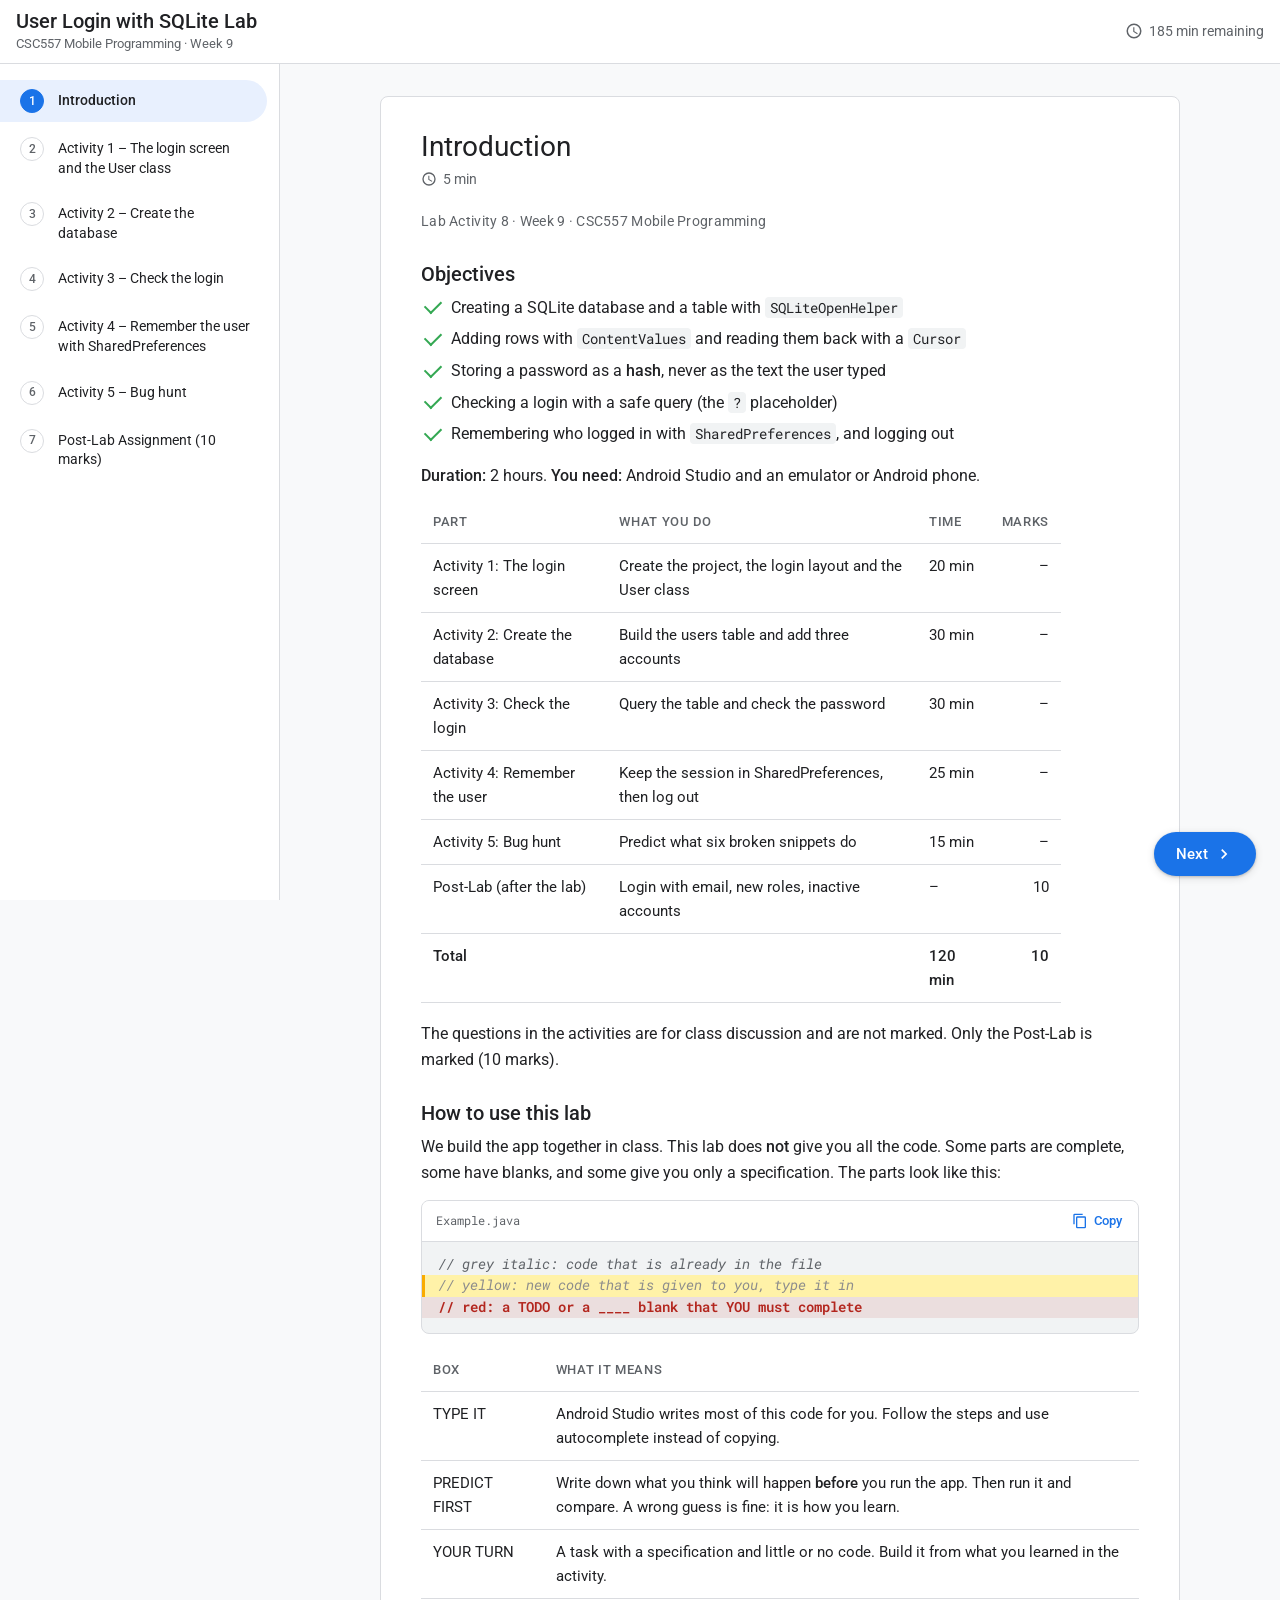
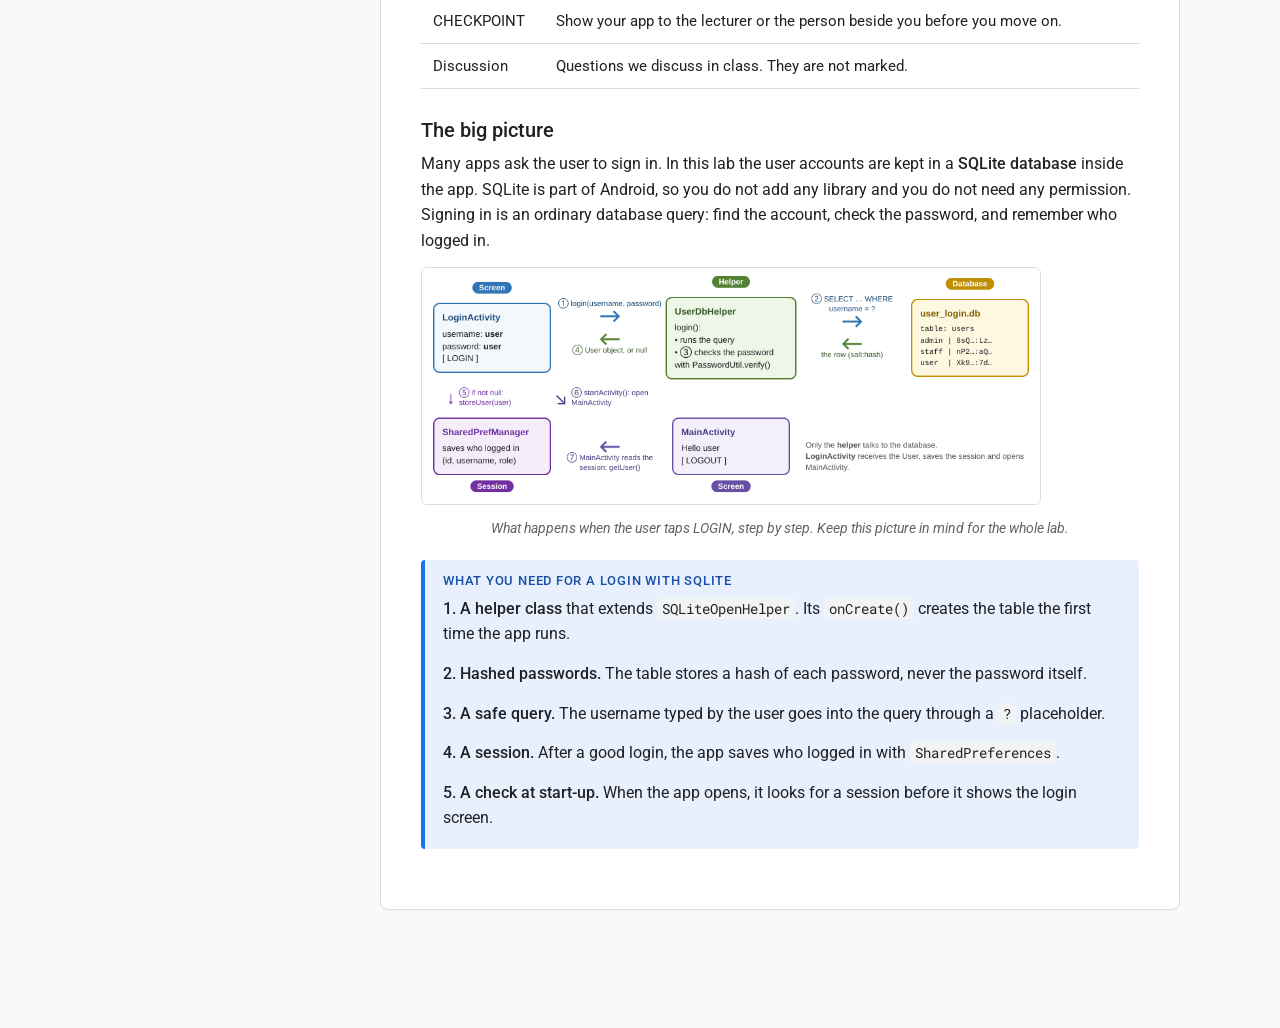
<file: week9/index.html>
<!doctype html>
<html lang="en" class="no-js">
<head>
<meta charset="utf-8">
<meta name="viewport" content="width=device-width, initial-scale=1, viewport-fit=cover">
<title>User Login with SQLite Lab</title>
<meta name="description" content="Week 9 lab for CSC557 Mobile Programming: a login screen backed by SQLite with SQLiteOpenHelper, the Database Inspector, a login query, and a SharedPreferences session (Java, XML Views).">
<link rel="preconnect" href="https://fonts.googleapis.com"><link rel="preconnect" href="https://fonts.gstatic.com" crossorigin><link rel="stylesheet" href="https://fonts.googleapis.com/css2?family=Roboto:wght@400;500;700&family=Roboto+Mono:wght@400;500&display=swap">
<link rel="stylesheet" href="assets/codelab.css?v=2">
<style>.line.cm { color: var(--muted); font-style: italic; }
.line.todo { color: #b3261e; font-style: normal; font-weight: 600; background: rgba(179,38,30,.10); }
@media (prefers-color-scheme: dark) { .line.todo { color: #f2b8b5; background: rgba(242,184,181,.12); } }
.callout.type { background: #e0f4f5; border-color: #00838f; }
.callout.type .callout-title { color: #006064; }
@media (prefers-color-scheme: dark) { .callout.type { background: rgba(0,131,143,.16); } .callout.type .callout-title { color: #80deea; } }
.fig-cap { text-align: center; color: var(--muted); font-size: .88em; font-style: italic; margin-top: -6px; }</style>
</head>
<body data-title="User Login with SQLite Lab">
<header class="topbar">
  <button class="menu-btn" id="menu" type="button" aria-label="Show steps"><svg viewBox="0 0 24 24" aria-hidden="true"><path d="M3 18h18v-2H3v2zm0-5h18v-2H3v2zm0-7v2h18V6H3z"/></svg></button>
  <div class="topbar-title"><h1>User Login with SQLite Lab</h1><div class="course">CSC557 Mobile Programming · Week 9</div></div>
  <div class="remaining"><svg viewBox="0 0 24 24" aria-hidden="true"><path d="M12 2a10 10 0 1 0 0 20 10 10 0 0 0 0-20zm0 18a8 8 0 1 1 0-16 8 8 0 0 1 0 16zm.5-13H11v6l5.2 3.2.8-1.3-4.5-2.7z"/></svg><span><span id="remaining-min">0</span> min<span class="txt-long"> remaining</span></span></div>
</header>
<div class="shell">
  <nav class="sidebar" aria-label="Lab steps"><ol class="toc" id="toc"></ol></nav>
  <div class="scrim" id="scrim"></div>
  <main>
<section class="step" id="introduction" data-minutes="5">
<h2>Introduction</h2>
<p class="eyebrow">Lab Activity 8 · Week 9 · CSC557 Mobile Programming</p>
<h3>Objectives</h3>
<ul class="checklist">
<li>Creating a SQLite database and a table with <code>SQLiteOpenHelper</code></li><li>Adding rows with <code>ContentValues</code> and reading them back with a <code>Cursor</code></li><li>Storing a password as a <strong>hash</strong>, never as the text the user typed</li><li>Checking a login with a safe query (the <code>?</code> placeholder)</li><li>Remembering who logged in with <code>SharedPreferences</code>, and logging out</li>
</ul>
<p><strong>Duration:</strong> 2 hours. <strong>You need:</strong> Android Studio and an emulator or Android phone.</p>
<div class="table-wrap"><table class="marks">
<thead><tr><th><strong>Part</strong></th><th><strong>What you do</strong></th><th><strong>Time</strong></th><th><strong>Marks</strong></th></tr></thead>
<tbody>
<tr><td>Activity 1: The login screen</td><td>Create the project, the login layout and the User class</td><td>20 min</td><td>–</td></tr>
<tr><td>Activity 2: Create the database</td><td>Build the users table and add three accounts</td><td>30 min</td><td>–</td></tr>
<tr><td>Activity 3: Check the login</td><td>Query the table and check the password</td><td>30 min</td><td>–</td></tr>
<tr><td>Activity 4: Remember the user</td><td>Keep the session in SharedPreferences, then log out</td><td>25 min</td><td>–</td></tr>
<tr><td>Activity 5: Bug hunt</td><td>Predict what six broken snippets do</td><td>15 min</td><td>–</td></tr>
<tr><td>Post-Lab (after the lab)</td><td>Login with email, new roles, inactive accounts</td><td>–</td><td>10</td></tr>
<tr><td><strong>Total</strong></td><td></td><td><strong>120 min</strong></td><td><strong>10</strong></td></tr>
</tbody>
</table></div>
<p>The questions in the activities are for class discussion and are not marked. Only the Post-Lab is marked (10 marks).</p>
<h3>How to use this lab</h3>
<p>We build the app together in class. This lab does <strong>not</strong> give you all the code. Some parts are complete, some have blanks, and some give you only a specification. The parts look like this:</p>
<div class="code"><div class="code-head"><span class="code-file">Example.java</span><button class="copy" type="button" aria-label="Copy code"><svg viewBox="0 0 24 24" aria-hidden="true"><path d="M16 1H4a2 2 0 0 0-2 2v14h2V3h12V1zm3 4H8a2 2 0 0 0-2 2v14a2 2 0 0 0 2 2h11a2 2 0 0 0 2-2V7a2 2 0 0 0-2-2zm0 16H8V7h11v14z"/></svg><span>Copy</span></button></div><pre><code><span class="line cm">// grey italic: code that is already in the file</span><span class="line hl">// yellow: new code that is given to you, type it in</span><span class="line cm todo">// red: a TODO or a ____ blank that YOU must complete</span></code></pre></div>
<div class="table-wrap"><table>
<thead><tr><th><strong>Box</strong></th><th><strong>What it means</strong></th></tr></thead>
<tbody>
<tr><td>TYPE IT</td><td>Android Studio writes most of this code for you. Follow the steps and use autocomplete instead of copying.</td></tr>
<tr><td>PREDICT FIRST</td><td>Write down what you think will happen <strong>before</strong> you run the app. Then run it and compare. A wrong guess is fine: it is how you learn.</td></tr>
<tr><td>YOUR TURN</td><td>A task with a specification and little or no code. Build it from what you learned in the activity.</td></tr>
<tr><td>CHECKPOINT</td><td>Show your app to the lecturer or the person beside you before you move on.</td></tr>
<tr><td>Discussion</td><td>Questions we discuss in class. They are not marked.</td></tr>
</tbody>
</table></div>
<h3>The big picture</h3>
<p>Many apps ask the user to sign in. In this lab the user accounts are kept in a <strong>SQLite database</strong> inside the app. SQLite is part of Android, so you do not add any library and you do not need any permission. Signing in is an ordinary database query: find the account, check the password, and remember who logged in.</p>
<figure><img src="assets/img/fig01.png" alt="Screenshot" width="620" loading="lazy"></figure>
<p class="fig-cap">What happens when the user taps LOGIN, step by step. Keep this picture in mind for the whole lab.</p>
<aside class="callout note">
<p class="callout-title">What you need for a login with SQLite</p>
<p><strong>1.  A helper class</strong> that extends <code>SQLiteOpenHelper</code>. Its <code>onCreate()</code> creates the table the first time the app runs.</p>
<p><strong>2.  Hashed passwords.</strong> The table stores a hash of each password, never the password itself.</p>
<p><strong>3.  A safe query.</strong> The username typed by the user goes into the query through a <code>?</code> placeholder.</p>
<p><strong>4.  A session.</strong> After a good login, the app saves who logged in with <code>SharedPreferences</code>.</p>
<p><strong>5.  A check at start-up.</strong> When the app opens, it looks for a session before it shows the login screen.</p>
</aside>
</section>

<section class="step" id="activity-1-the-login-screen-and-the-user-class" data-minutes="20">
<h2>Activity 1 – The login screen and the User class</h2>
<p>We start with the parts that have nothing to do with the database: a project with two screens, and a class that holds one user.</p>
<ol class="steps">
<li>Create a new Android project named <code>UserLogin</code> using the <strong>Java</strong> language. Choose <strong>Empty Views Activity</strong> as the template.
</li>
<li>Add a second screen. Right-click the package <code>com.example.userlogin</code> and choose <strong>New › Activity › Empty Views Activity</strong>. Name it <code>LoginActivity</code> and click <strong>Finish</strong>. Android Studio creates <strong>LoginActivity.java</strong> and <strong>activity_login.xml</strong>.
</li>
<li>The login screen must open first. Open <strong>AndroidManifest.xml</strong> and <strong>move</strong> the <code>&lt;intent-filter&gt;</code> from MainActivity to LoginActivity. Set <code>android:exported</code> as shown:
<div class="code"><div class="code-head"><span class="code-file">AndroidManifest.xml (inside &lt;application&gt;)</span><button class="copy" type="button" aria-label="Copy code"><svg viewBox="0 0 24 24" aria-hidden="true"><path d="M16 1H4a2 2 0 0 0-2 2v14h2V3h12V1zm3 4H8a2 2 0 0 0-2 2v14a2 2 0 0 0 2 2h11a2 2 0 0 0 2-2V7a2 2 0 0 0-2-2zm0 16H8V7h11v14z"/></svg><span>Copy</span></button></div><pre><code><span class="line hl">        &lt;activity</span><span class="line hl">            android:name=".LoginActivity"</span><span class="line hl">            android:exported="true"&gt;</span><span class="line hl">            &lt;intent-filter&gt;</span><span class="line hl">                &lt;action android:name="android.intent.action.MAIN" /&gt;</span><span class="line hl">                &lt;category android:name="android.intent.category.LAUNCHER" /&gt;</span><span class="line hl">            &lt;/intent-filter&gt;</span><span class="line hl">        &lt;/activity&gt;</span><span class="line hl">        &lt;activity</span><span class="line hl">            android:name=".MainActivity"</span><span class="line hl">            android:exported="false" /&gt;</span></code></pre></div>
</li>
<li>Open <strong>res/layout/activity_login.xml</strong> in <strong>Code</strong> view and replace its content:
<div class="code"><div class="code-head"><span class="code-file">res/layout/activity_login.xml</span><button class="copy" type="button" aria-label="Copy code"><svg viewBox="0 0 24 24" aria-hidden="true"><path d="M16 1H4a2 2 0 0 0-2 2v14h2V3h12V1zm3 4H8a2 2 0 0 0-2 2v14a2 2 0 0 0 2 2h11a2 2 0 0 0 2-2V7a2 2 0 0 0-2-2zm0 16H8V7h11v14z"/></svg><span>Copy</span></button></div><pre><code><span class="line">&lt;?xml version="1.0" encoding="utf-8"?&gt;</span><span class="line hl">&lt;LinearLayout xmlns:android="http://schemas.android.com/apk/res/android"</span><span class="line hl">    xmlns:tools="http://schemas.android.com/tools"</span><span class="line hl">    android:id="@+id/main"</span><span class="line hl">    android:layout_width="match_parent"</span><span class="line hl">    android:layout_height="match_parent"</span><span class="line hl">    android:orientation="vertical"</span><span class="line hl">    android:padding="32dp"</span><span class="line hl">    tools:context=".LoginActivity"&gt;</span><span class="line hl">&#8203;</span><span class="line hl">    &lt;TextView</span><span class="line hl">        android:layout_width="match_parent"</span><span class="line hl">        android:layout_height="wrap_content"</span><span class="line hl">        android:layout_marginTop="48dp"</span><span class="line hl">        android:layout_marginBottom="24dp"</span><span class="line hl">        android:gravity="center"</span><span class="line hl">        android:text="Sign in"</span><span class="line hl">        android:textSize="24sp"</span><span class="line hl">        android:textStyle="bold" /&gt;</span><span class="line hl">&#8203;</span><span class="line hl">    &lt;EditText</span><span class="line hl">        android:id="@+id/edtUsername"</span><span class="line hl">        android:layout_width="match_parent"</span><span class="line hl">        android:layout_height="wrap_content"</span><span class="line hl">        android:hint="Username"</span><span class="line hl">        android:inputType="text" /&gt;</span><span class="line hl">&#8203;</span><span class="line cm todo">    &lt;!-- TODO: an EditText with id edtPassword, hint "Password"</span><span class="line cm todo">         and an inputType that hides the characters --&gt;</span><span class="line hl">&#8203;</span><span class="line hl">    &lt;Button</span><span class="line hl">        android:id="@+id/btnLogin"</span><span class="line hl">        android:layout_width="wrap_content"</span><span class="line hl">        android:layout_height="wrap_content"</span><span class="line hl">        android:layout_gravity="center_horizontal"</span><span class="line hl">        android:layout_marginTop="24dp"</span><span class="line hl">        android:text="LOGIN" /&gt;</span><span class="line hl">&#8203;</span><span class="line hl">&lt;/LinearLayout&gt;</span></code></pre></div>
<p>Keep <code>android:id="@+id/main"</code> on the root. The template’s LoginActivity uses <code>R.id.main</code> to add padding for the status bar.</p>
</li>
<li>Now the class that holds <strong>one user</strong>, one row of the table. Right-click the package and choose <strong>New › Java Class</strong>. Name it <code>User</code> and type the fields:
<div class="code"><div class="code-head"><span class="code-file">java/com/example/userlogin/User.java</span><button class="copy" type="button" aria-label="Copy code"><svg viewBox="0 0 24 24" aria-hidden="true"><path d="M16 1H4a2 2 0 0 0-2 2v14h2V3h12V1zm3 4H8a2 2 0 0 0-2 2v14a2 2 0 0 0 2 2h11a2 2 0 0 0 2-2V7a2 2 0 0 0-2-2zm0 16H8V7h11v14z"/></svg><span>Copy</span></button></div><pre><code><span class="line">public class User {</span><span class="line">&#8203;</span><span class="line hl">    private long id;</span><span class="line hl">    private String username;</span><span class="line hl">    private String email;</span><span class="line hl">    private String role;</span><span class="line hl">    private boolean active;</span><span class="line">&#8203;</span><span class="line">}</span></code></pre></div>
<aside class="callout type">
<p class="callout-title">Type it: use autocomplete, do not copy</p>
<p>Do not type the getters and setters. Let Android Studio write them:</p>
<p><strong>1.  </strong>Put the cursor on the empty line before the last <code>}</code> and press <strong>Alt + Insert</strong> (Windows) or <strong>Cmd + N</strong> (Mac).</p>
<p><strong>2.  </strong>Choose <strong>Getter and Setter</strong>, select <strong>all five fields</strong> with Shift + click, and press <strong>OK</strong>.</p>
<p><strong>3.  </strong>Check that you now have <code>getId()</code>, <code>setId()</code>, … and <code>isActive()</code> / <code>setActive()</code>. A boolean getter starts with <strong>is</strong>, not get.</p>
</aside>
<p>Notice that <code>User</code> has <strong>no password field</strong>. After a login succeeds the app has no reason to keep the password in memory.</p>
<aside class="callout checkpoint">
<p class="callout-title">Checkpoint</p>
<p>Run the app. The Sign in screen must open first. The LOGIN button does nothing yet.</p>
</aside>
</li>
</ol>
</section>

<section class="step" id="activity-2-create-the-database" data-minutes="30">
<h2>Activity 2 – Create the database</h2>
<p>Android gives us <code>SQLiteOpenHelper</code> to look after the database file. We extend it and fill in two methods. <code>onCreate()</code> runs <strong>only once</strong>, when the database file does not exist yet: this is where we create the table and add the first accounts. <code>onUpgrade()</code> runs when we increase the version number.</p>
<h3>Step 1: the password helper</h3>
<p>A password must never be written into the database as typed. Anyone with a rooted phone or a backup can read the database file, and people use the same password in many apps. So we store a <strong>hash</strong>: a long code made from the password and a random <strong>salt</strong>. The same password with a different salt gives a completely different hash. To check a login, we hash the typed password again with the stored salt and compare.</p>
<figure><img src="assets/img/fig02.png" alt="Screenshot" width="600" loading="lazy"></figure>
<p class="fig-cap">How PasswordUtil.verify() checks a password. The stored value has the form salt:hash.</p>
<ol class="steps">
<li>Create a new Java class named <code>PasswordUtil</code>. This is the <strong>only</strong> file in this lab that you may copy: hashing is not the topic of this lab. Read the comments.
<div class="code"><div class="code-head"><span class="code-file">java/com/example/userlogin/PasswordUtil.java</span><button class="copy" type="button" aria-label="Copy code"><svg viewBox="0 0 24 24" aria-hidden="true"><path d="M16 1H4a2 2 0 0 0-2 2v14h2V3h12V1zm3 4H8a2 2 0 0 0-2 2v14a2 2 0 0 0 2 2h11a2 2 0 0 0 2-2V7a2 2 0 0 0-2-2zm0 16H8V7h11v14z"/></svg><span>Copy</span></button></div><pre><code><span class="line hl">import android.util.Base64;</span><span class="line hl">&#8203;</span><span class="line hl">import java.security.MessageDigest;</span><span class="line hl">import java.security.SecureRandom;</span><span class="line hl">import java.security.spec.KeySpec;</span><span class="line hl">&#8203;</span><span class="line hl">import javax.crypto.SecretKeyFactory;</span><span class="line hl">import javax.crypto.spec.PBEKeySpec;</span><span class="line hl">&#8203;</span><span class="line hl">/** Hashes and checks passwords. */</span><span class="line hl">public final class PasswordUtil {</span><span class="line hl">&#8203;</span><span class="line hl">    private static final String ALGORITHM = "PBKDF2WithHmacSHA1";</span><span class="line hl">    private static final int ITERATIONS = 10000;</span><span class="line hl">    private static final int KEY_LENGTH = 256;   // bits</span><span class="line hl">    private static final int SALT_BYTES = 16;</span><span class="line hl">&#8203;</span><span class="line hl">    private PasswordUtil() { }   // no objects: we only call the static methods</span><span class="line hl">&#8203;</span><span class="line hl">    /** Returns "salt:hash", both written in Base64. */</span><span class="line hl">    public static String hash(String plainPassword) {</span><span class="line hl">        byte[] salt = new byte[SALT_BYTES];</span><span class="line hl">        new SecureRandom().nextBytes(salt);          // a new random salt every time</span><span class="line hl">        byte[] hash = pbkdf2(plainPassword, salt);</span><span class="line hl">        return encode(salt) + ":" + encode(hash);</span><span class="line hl">    }</span><span class="line hl">&#8203;</span><span class="line hl">    /** Hashes the typed password with the stored salt and compares. */</span><span class="line hl">    public static boolean verify(String plainPassword, String stored) {</span><span class="line hl">        if (stored == null) return false;</span><span class="line hl">        String[] parts = stored.split(":");</span><span class="line hl">        if (parts.length != 2) return false;         // not in the form salt:hash</span><span class="line hl">        byte[] salt = decode(parts[0]);</span><span class="line hl">        byte[] expected = decode(parts[1]);</span><span class="line hl">        byte[] actual = pbkdf2(plainPassword, salt);</span><span class="line hl">        return MessageDigest.isEqual(actual, expected);</span><span class="line hl">    }</span><span class="line hl">&#8203;</span><span class="line hl">    private static byte[] pbkdf2(String password, byte[] salt) {</span><span class="line hl">        try {</span><span class="line hl">            KeySpec spec = new PBEKeySpec(password.toCharArray(),</span><span class="line hl">                    salt, ITERATIONS, KEY_LENGTH);</span><span class="line hl">            return SecretKeyFactory.getInstance(ALGORITHM)</span><span class="line hl">                    .generateSecret(spec).getEncoded();</span><span class="line hl">        } catch (Exception e) {</span><span class="line hl">            throw new IllegalStateException("Hashing failed", e);</span><span class="line hl">        }</span><span class="line hl">    }</span><span class="line hl">&#8203;</span><span class="line hl">    private static String encode(byte[] bytes) {</span><span class="line hl">        return Base64.encodeToString(bytes, Base64.NO_WRAP);</span><span class="line hl">    }</span><span class="line hl">&#8203;</span><span class="line hl">    private static byte[] decode(String text) {</span><span class="line hl">        return Base64.decode(text, Base64.NO_WRAP);</span><span class="line hl">    }</span><span class="line hl">}</span></code></pre></div>
</li>
</ol>
<h3>Step 2: the database helper</h3>
<ol class="steps" start="2" style="--start:1">
<li>Create a new Java class named <code>UserDbHelper</code>. Type only the first line of the class, then let Android Studio do the rest:
<aside class="callout type">
<p class="callout-title">Type it: use autocomplete, do not copy</p>
<p><strong>1.  </strong>Type <code>public class UserDbHelper extends SQLiteOpenHelper {</code> (pick <strong>SQLiteOpenHelper</strong> from the list so the import is added). The class name turns red.</p>
<p><strong>2.  </strong>Click the red name, press <strong>Alt + Enter</strong> (Mac: <strong>Option + Enter</strong>) and choose <strong>Implement methods</strong>. Select <code>onCreate</code> and <code>onUpgrade</code> and press <strong>OK</strong>.</p>
<p><strong>3.  </strong>Press <strong>Alt + Enter</strong> on the red name again and choose <strong>Create constructor matching super</strong>. Pick the one with <strong>(Context, String, CursorFactory, int)</strong>. Then change it to match the code below.</p>
</aside>
<div class="code"><div class="code-head"><span class="code-file">java/com/example/userlogin/UserDbHelper.java</span><button class="copy" type="button" aria-label="Copy code"><svg viewBox="0 0 24 24" aria-hidden="true"><path d="M16 1H4a2 2 0 0 0-2 2v14h2V3h12V1zm3 4H8a2 2 0 0 0-2 2v14a2 2 0 0 0 2 2h11a2 2 0 0 0 2-2V7a2 2 0 0 0-2-2zm0 16H8V7h11v14z"/></svg><span>Copy</span></button></div><pre><code><span class="line">public class UserDbHelper extends SQLiteOpenHelper {</span><span class="line">&#8203;</span><span class="line hl">    // the database file and its version</span><span class="line hl">    private static final String DB_NAME = "user_login.db";</span><span class="line hl">    private static final int DB_VERSION = 1;</span><span class="line hl">&#8203;</span><span class="line hl">    // table and column names: written once, used everywhere</span><span class="line hl">    public static final String TABLE_USERS = "users";</span><span class="line hl">    public static final String COL_ID = "_id";</span><span class="line hl">    public static final String COL_USERNAME = "username";</span><span class="line hl">    public static final String COL_EMAIL = "email";</span><span class="line hl">    public static final String COL_PASSWORD = "password";</span><span class="line hl">    public static final String COL_ROLE = "role";</span><span class="line hl">    public static final String COL_IS_ACTIVE = "is_active";</span><span class="line hl">&#8203;</span><span class="line hl">    private static final String CREATE_USERS =</span><span class="line hl">            "CREATE TABLE " + TABLE_USERS + " ("</span><span class="line hl">            + COL_ID + " INTEGER PRIMARY KEY, "</span><span class="line hl">            + COL_USERNAME + " TEXT NOT NULL UNIQUE, "</span><span class="line hl">            + COL_EMAIL + " TEXT NOT NULL UNIQUE, "</span><span class="line hl">            + COL_PASSWORD + " TEXT NOT NULL, "</span><span class="line hl">            + COL_ROLE + " TEXT NOT NULL DEFAULT 'user', "</span><span class="line hl">            + COL_IS_ACTIVE + " INTEGER NOT NULL DEFAULT 1)";</span><span class="line hl">&#8203;</span><span class="line hl">    public UserDbHelper(Context context) {</span><span class="line hl">        super(context, DB_NAME, null, DB_VERSION);</span><span class="line hl">    }</span><span class="line">&#8203;</span><span class="line">    @Override</span><span class="line">    public void onCreate(SQLiteDatabase db) {</span><span class="line hl">        db.execSQL(CREATE_USERS);</span><span class="line hl">        // three accounts to test with: the password is the same as the username</span><span class="line hl">        insertUser(db, "admin", "admin@example.com", "admin", "admin");</span><span class="line hl">        insertUser(db, "staff", "staff@example.com", "staff", "staff");</span><span class="line cm todo">        // TODO: a third account: username user, email user@example.com,</span><span class="line cm todo">        //       password user, role user</span><span class="line">    }</span><span class="line">&#8203;</span><span class="line">    @Override</span><span class="line">    public void onUpgrade(SQLiteDatabase db, int oldVersion, int newVersion) {</span><span class="line hl">        // lab version: throw the old table away and build it again</span><span class="line hl">        db.execSQL("DROP TABLE IF EXISTS " + TABLE_USERS);</span><span class="line hl">        onCreate(db);</span><span class="line">    }</span><span class="line">&#8203;</span><span class="line hl">    private void insertUser(SQLiteDatabase db, String username, String email,</span><span class="line hl">                            String plainPassword, String role) {</span><span class="line hl">        ContentValues values = new ContentValues();   // one row: column -&gt; value</span><span class="line hl">        values.put(COL_USERNAME, username);</span><span class="line hl">        values.put(COL_EMAIL, email);</span><span class="line hl">        // store the hash, never the plain password</span><span class="line hl">        values.put(COL_PASSWORD, PasswordUtil.hash(plainPassword));</span><span class="line hl">        values.put(COL_ROLE, role);</span><span class="line hl">        values.put(COL_IS_ACTIVE, 1);</span><span class="line hl">        db.insert(TABLE_USERS, null, values);</span><span class="line hl">    }</span><span class="line">}</span></code></pre></div>
<aside class="callout tip">
<p class="callout-title">Tip</p>
<p>Use <strong>Alt + Enter</strong> (Windows) or <strong>Option + Enter</strong> (Mac) on a red class name such as <code>ContentValues</code> or <code>Context</code> to add the missing import.</p>
</aside>
</li>
<li>A <code>new UserDbHelper(…)</code> does <strong>not</strong> create the file yet. The file is created the first time we ask for the database. Open <strong>LoginActivity.java</strong> and add a field and two lines at the end of <code>onCreate()</code>:
<div class="code"><div class="code-head"><span class="code-file">java/com/example/userlogin/LoginActivity.java</span><button class="copy" type="button" aria-label="Copy code"><svg viewBox="0 0 24 24" aria-hidden="true"><path d="M16 1H4a2 2 0 0 0-2 2v14h2V3h12V1zm3 4H8a2 2 0 0 0-2 2v14a2 2 0 0 0 2 2h11a2 2 0 0 0 2-2V7a2 2 0 0 0-2-2zm0 16H8V7h11v14z"/></svg><span>Copy</span></button></div><pre><code><span class="line">public class LoginActivity extends AppCompatActivity {</span><span class="line">&#8203;</span><span class="line hl">    private UserDbHelper dbHelper;</span><span class="line">&#8203;</span><span class="line">    @Override</span><span class="line">    protected void onCreate(Bundle savedInstanceState) {</span><span class="line cm">        // ... the template code stays ...</span><span class="line">&#8203;</span><span class="line hl">        dbHelper = new UserDbHelper(this);</span><span class="line hl">        dbHelper.getReadableDatabase();   // opens the database (creates it on the first run)</span><span class="line">    }</span><span class="line">}</span></code></pre></div>
<aside class="callout predict">
<p class="callout-title">Predict first</p>
<p>The table will have a <strong>password</strong> column. For the account <strong>admin</strong>, what do you expect to see in that column? Write it down. Will the hash of <strong>admin</strong> and the hash of <strong>staff</strong> have the same length?</p>
</aside>
</li>
<li>Run the app. While it is running, open <strong>View › Tool Windows › App Inspection</strong> and choose the <strong>Database Inspector</strong> tab. Double-click the <strong>users</strong> table.
<figure><img src="assets/img/fig03.png" alt="Screenshot" width="600" loading="lazy"></figure>
<p class="fig-cap">The users table in the Database Inspector. The password column holds salt:hash, not the password.</p>
</li>
</ol>
<div class="exercise">
<p class="exercise-head"><span>Discussion 2</span></p>
<p><strong>a.  </strong>Stop the app, change the email of <strong>admin</strong> in <code>onCreate()</code>, and run again. Did the table change? Why not? What are <strong>two</strong> ways to make <code>onCreate()</code> run again?</p>
<p><strong>b.  </strong>Uninstall the app and run it again. Are the hashes the same as before? Why is that not a problem when the user logs in?</p>
<p><strong>c.  </strong>Why are the column names written once as constants (<code>COL_USERNAME</code> …) instead of typing <code>"username"</code> in every query?</p>
</div>
</section>

<section class="step" id="activity-3-check-the-login" data-minutes="30">
<h2>Activity 3 – Check the login</h2>
<p>Checking a login is a query: find the row with this username, then check the password with <code>PasswordUtil.verify()</code>. The query returns a <code>Cursor</code>, which points at one row of the result at a time.</p>
<ol class="steps">
<li>Add this method to <strong>UserDbHelper</strong>, under <code>onUpgrade()</code>. Notice the <code>?</code> in <code>where</code>: when the query runs, it is replaced by the value in <code>args</code>, here the username the user typed.
<div class="code"><div class="code-head"><span class="code-file">java/com/example/userlogin/UserDbHelper.java</span><button class="copy" type="button" aria-label="Copy code"><svg viewBox="0 0 24 24" aria-hidden="true"><path d="M16 1H4a2 2 0 0 0-2 2v14h2V3h12V1zm3 4H8a2 2 0 0 0-2 2v14a2 2 0 0 0 2 2h11a2 2 0 0 0 2-2V7a2 2 0 0 0-2-2zm0 16H8V7h11v14z"/></svg><span>Copy</span></button></div><pre><code><span class="line hl">    /** Returns the User, or null when the username is unknown,</span><span class="line hl">        the password is wrong, or the account is not active. */</span><span class="line hl">    public User login(String username, String plainPassword) {</span><span class="line hl">        SQLiteDatabase db = getReadableDatabase();</span><span class="line hl">&#8203;</span><span class="line hl">        // SELECT * FROM users WHERE username = ?</span><span class="line hl">        String where = COL_USERNAME + " = ?";</span><span class="line hl">        String[] args = { username };          // the value for the ?</span><span class="line hl">        Cursor cursor = db.query(TABLE_USERS, null, where, args, null, null, null);</span><span class="line hl">&#8203;</span><span class="line hl">        User user = null;</span><span class="line hl">        if (cursor.moveToFirst()) {           // false when no row was found</span><span class="line hl">            String stored = cursor.getString(cursor.getColumnIndexOrThrow(COL_PASSWORD));</span><span class="line hl">            boolean active = cursor.getInt(cursor.getColumnIndexOrThrow(COL_IS_ACTIVE)) == 1;</span><span class="line hl">&#8203;</span><span class="line hl">            if (PasswordUtil.verify(plainPassword, stored) &amp;&amp; active) {</span><span class="line hl">                user = new User();</span><span class="line hl">                user.setId(cursor.getLong(cursor.getColumnIndexOrThrow(COL_ID)));</span><span class="line hl">                user.setUsername(cursor.getString(cursor.getColumnIndexOrThrow(COL_USERNAME)));</span><span class="line cm todo">                // TODO: set the email and the role in the same way</span><span class="line hl">                user.setActive(true);</span><span class="line hl">            }</span><span class="line hl">        }</span><span class="line hl">        cursor.close();                       // always close a Cursor</span><span class="line hl">        return user;</span><span class="line hl">    }</span></code></pre></div>
<aside class="callout warning">
<p class="callout-title">Never build a query by joining strings</p>
<p>Do <strong>not</strong> write <code>COL_USERNAME + " = '" + username + "'"</code>. The user decides what <code>username</code> contains. A name like <code>O'Brien</code> breaks the SQL, and a name like <code>x' OR '1'='1</code> changes what the query does: this is called <strong>SQL injection</strong>. With <code>?</code>, the value is always treated as data, never as SQL.</p>
</aside>
</li>
<li>Now connect the LOGIN button. In <strong>LoginActivity</strong>, add two fields for the EditTexts. In <code>onCreate()</code>, find the views and add a click listener:
<aside class="callout type">
<p class="callout-title">Type it: use autocomplete, do not copy</p>
<p>Type <code>btnLogin.setOnClickListener(new On</code>, pick <strong>OnClickListener</strong> (android.view.View) and press <strong>Enter</strong>. Android Studio writes the listener and the empty <code>onClick()</code> method. You only type the one line inside: <code>doLogin();</code> (it stays red until the next step).</p>
</aside>
<div class="code"><div class="code-head"><span class="code-file">java/com/example/userlogin/LoginActivity.java</span><button class="copy" type="button" aria-label="Copy code"><svg viewBox="0 0 24 24" aria-hidden="true"><path d="M16 1H4a2 2 0 0 0-2 2v14h2V3h12V1zm3 4H8a2 2 0 0 0-2 2v14a2 2 0 0 0 2 2h11a2 2 0 0 0 2-2V7a2 2 0 0 0-2-2zm0 16H8V7h11v14z"/></svg><span>Copy</span></button></div><pre><code><span class="line">public class LoginActivity extends AppCompatActivity {</span><span class="line">&#8203;</span><span class="line">    private UserDbHelper dbHelper;</span><span class="line hl">    private EditText edtUsername;</span><span class="line hl">    private EditText edtPassword;</span><span class="line">&#8203;</span><span class="line">    @Override</span><span class="line">    protected void onCreate(Bundle savedInstanceState) {</span><span class="line cm">        // ... the template code stays ...</span><span class="line">&#8203;</span><span class="line">        dbHelper = new UserDbHelper(this);</span><span class="line">        dbHelper.getReadableDatabase();</span><span class="line">&#8203;</span><span class="line hl">        edtUsername = findViewById(R.id.edtUsername);</span><span class="line hl">        edtPassword = findViewById(R.id.edtPassword);</span><span class="line hl">&#8203;</span><span class="line hl">        Button btnLogin = findViewById(R.id.btnLogin);</span><span class="line hl">        btnLogin.setOnClickListener(new View.OnClickListener() {</span><span class="line hl">            @Override</span><span class="line hl">            public void onClick(View v) {</span><span class="line hl">                doLogin();</span><span class="line hl">            }</span><span class="line hl">        });</span><span class="line">    }</span><span class="line">}</span></code></pre></div>
</li>
<li>Add the <code>doLogin()</code> method under <code>onCreate()</code>. It checks the form first (as in the week 6 lab), then asks the database:
<div class="code"><div class="code-head"><span class="code-file">java/com/example/userlogin/LoginActivity.java</span><button class="copy" type="button" aria-label="Copy code"><svg viewBox="0 0 24 24" aria-hidden="true"><path d="M16 1H4a2 2 0 0 0-2 2v14h2V3h12V1zm3 4H8a2 2 0 0 0-2 2v14a2 2 0 0 0 2 2h11a2 2 0 0 0 2-2V7a2 2 0 0 0-2-2zm0 16H8V7h11v14z"/></svg><span>Copy</span></button></div><pre><code><span class="line hl">    private void doLogin() {</span><span class="line hl">        String username = edtUsername.getText().toString().trim();</span><span class="line hl">        String password = edtPassword.getText().toString();</span><span class="line hl">&#8203;</span><span class="line hl">        // 1. both fields must be filled in</span><span class="line hl">        if (username.isEmpty()) {</span><span class="line hl">            edtUsername.setError("Username is required");</span><span class="line hl">            edtUsername.requestFocus();</span><span class="line hl">            return;</span><span class="line hl">        }</span><span class="line cm todo">        // TODO: the same check for the password</span><span class="line hl">&#8203;</span><span class="line hl">        // 2. ask the database</span><span class="line hl">        User user = dbHelper.login(username, password);</span><span class="line hl">        if (user == null) {</span><span class="line hl">            Toast.makeText(this, "Invalid username or password!", Toast.LENGTH_LONG).show();</span><span class="line hl">            return;</span><span class="line hl">        }</span><span class="line hl">        Toast.makeText(this, "Login successful: " + user.getRole(), Toast.LENGTH_LONG).show();</span><span class="line hl">    }</span></code></pre></div>
<aside class="callout note">
<p class="callout-title">In a real app</p>
<p>We call <code>dbHelper.login()</code> directly from the Activity. That is fine for this lab: the table is tiny and the query is fast. Real apps move database work <strong>off the main thread</strong>, so a slow query can never freeze the screen. You will see this when you use larger databases or the Room library.</p>
</aside>
</li>
<li>Run the app and try each row of the table. Fill in the last column.
<div class="table-wrap"><table>
<thead><tr><th><strong>Username</strong></th><th><strong>Password</strong></th><th><strong>Expected</strong></th><th><strong>What I saw</strong></th></tr></thead>
<tbody>
<tr><td>user</td><td>user</td><td>Login successful: user</td><td></td></tr>
<tr><td>user</td><td>abc</td><td>Invalid username or password!</td><td></td></tr>
<tr><td>nobody</td><td>user</td><td>The <strong>same</strong> message as above</td><td></td></tr>
<tr><td><code>x' OR '1'='1</code></td><td>anything</td><td>Invalid username or password!</td><td></td></tr>
<tr><td>(empty)</td><td>user</td><td>Error on the username field</td><td></td></tr>
</tbody>
</table></div>
</li>
</ol>
<div class="exercise">
<p class="exercise-head"><span>Discussion 3</span></p>
<p><strong>a.  </strong>A wrong username and a wrong password give exactly the same message. Why is that safer than saying <strong>"Username not found"</strong>?</p>
<p><strong>b.  </strong>Why does <code>login()</code> need <code>cursor.moveToFirst()</code> before it reads a column? What does it return for <strong>nobody</strong>?</p>
<p><strong>c.  </strong>The password is <strong>not</strong> in the WHERE clause. Why can we not just write <code>WHERE username = ? AND password = ?</code> in this app?</p>
</div>
<aside class="callout checkpoint">
<p class="callout-title">Checkpoint</p>
<p>Show the filled-in table above.</p>
</aside>
</section>

<section class="step" id="activity-4-remember-the-user-with-sharedpreferences" data-minutes="25">
<h2>Activity 4 – Remember the user with SharedPreferences</h2>
<p>Right now the user must sign in every time the app opens. A <strong>session</strong> is a small record of who logged in. <code>SharedPreferences</code> is the right place for it: a few small values in a private file, read every time the app starts. We put all the session code in one class.</p>
<ol class="steps">
<li>Create a new Java class named <code>SharedPrefManager</code>:
<div class="code"><div class="code-head"><span class="code-file">java/com/example/userlogin/SharedPrefManager.java</span><button class="copy" type="button" aria-label="Copy code"><svg viewBox="0 0 24 24" aria-hidden="true"><path d="M16 1H4a2 2 0 0 0-2 2v14h2V3h12V1zm3 4H8a2 2 0 0 0-2 2v14a2 2 0 0 0 2 2h11a2 2 0 0 0 2-2V7a2 2 0 0 0-2-2zm0 16H8V7h11v14z"/></svg><span>Copy</span></button></div><pre><code><span class="line hl">public class SharedPrefManager {</span><span class="line hl">&#8203;</span><span class="line hl">    private static final String PREF_NAME = "user_login_pref";</span><span class="line hl">    private static final String KEY_ID = "id";</span><span class="line hl">    private static final String KEY_USERNAME = "username";</span><span class="line hl">    private static final String KEY_EMAIL = "email";</span><span class="line hl">    private static final String KEY_ROLE = "role";</span><span class="line hl">&#8203;</span><span class="line hl">    private final SharedPreferences prefs;</span><span class="line hl">&#8203;</span><span class="line hl">    public SharedPrefManager(Context context) {</span><span class="line hl">        prefs = context.getSharedPreferences(PREF_NAME, Context.MODE_PRIVATE);</span><span class="line hl">    }</span><span class="line hl">&#8203;</span><span class="line hl">    /** Saves the user who just logged in. */</span><span class="line hl">    public void storeUser(User user) {</span><span class="line hl">        SharedPreferences.Editor editor = prefs.edit();</span><span class="line hl">        editor.putLong(KEY_ID, user.getId());</span><span class="line hl">        editor.putString(KEY_USERNAME, user.getUsername());</span><span class="line hl">        editor.putString(KEY_EMAIL, user.getEmail());</span><span class="line cm todo">        editor.putString(KEY_ROLE, ____);</span><span class="line hl">        editor.apply();                       // nothing is saved without apply()</span><span class="line hl">    }</span><span class="line hl">&#8203;</span><span class="line hl">    /** True when a session is saved. */</span><span class="line hl">    public boolean isLoggedIn() {</span><span class="line hl">        return prefs.getString(KEY_USERNAME, null) != null;</span><span class="line hl">    }</span><span class="line hl">&#8203;</span><span class="line hl">    /** The user saved in the session. */</span><span class="line hl">    public User getUser() {</span><span class="line hl">        User user = new User();</span><span class="line hl">        user.setId(prefs.getLong(KEY_ID, -1));</span><span class="line hl">        user.setUsername(prefs.getString(KEY_USERNAME, null));</span><span class="line hl">        user.setEmail(prefs.getString(KEY_EMAIL, null));</span><span class="line hl">        user.setRole(prefs.getString(KEY_ROLE, null));</span><span class="line hl">        return user;</span><span class="line hl">    }</span><span class="line hl">&#8203;</span><span class="line hl">    /** Deletes the session. */</span><span class="line hl">    public void logout() {</span><span class="line hl">        prefs.edit().clear().apply();</span><span class="line hl">    }</span><span class="line hl">}</span></code></pre></div>
<aside class="callout warning">
<p class="callout-title">Never store the password here</p>
<p><code>SharedPreferences</code> is a plain XML file in the app’s folder. Saving <strong>who</strong> logged in is fine. Saving the <strong>password</strong> is not.</p>
</aside>
</li>
<li>In <strong>LoginActivity</strong>, replace the last Toast line of <code>doLogin()</code> so a good login saves the session and opens MainActivity. Add the <code>openMain()</code> method under <code>doLogin()</code>:
<div class="code"><div class="code-head"><span class="code-file">java/com/example/userlogin/LoginActivity.java</span><button class="copy" type="button" aria-label="Copy code"><svg viewBox="0 0 24 24" aria-hidden="true"><path d="M16 1H4a2 2 0 0 0-2 2v14h2V3h12V1zm3 4H8a2 2 0 0 0-2 2v14a2 2 0 0 0 2 2h11a2 2 0 0 0 2-2V7a2 2 0 0 0-2-2zm0 16H8V7h11v14z"/></svg><span>Copy</span></button></div><pre><code><span class="line cm">        // in doLogin(), replace: Toast.makeText(this, "Login successful: " + ...</span><span class="line hl">        Toast.makeText(this, "Login successful", Toast.LENGTH_SHORT).show();</span><span class="line hl">        new SharedPrefManager(this).storeUser(user);</span><span class="line hl">        openMain();</span><span class="line hl">    }</span><span class="line hl">&#8203;</span><span class="line hl">    private void openMain() {</span><span class="line hl">        startActivity(new Intent(this, MainActivity.class));</span><span class="line hl">        finish();   // close the login screen</span><span class="line hl">    }</span></code></pre></div>
</li>
<li>If a session is already saved, the user should skip the login screen. In <code>onCreate()</code> of LoginActivity, add these lines <strong>right after</strong> the template code, before <code>dbHelper = …</code>:
<div class="code"><div class="code-head"><span class="code-file">java/com/example/userlogin/LoginActivity.java (in onCreate)</span><button class="copy" type="button" aria-label="Copy code"><svg viewBox="0 0 24 24" aria-hidden="true"><path d="M16 1H4a2 2 0 0 0-2 2v14h2V3h12V1zm3 4H8a2 2 0 0 0-2 2v14a2 2 0 0 0 2 2h11a2 2 0 0 0 2-2V7a2 2 0 0 0-2-2zm0 16H8V7h11v14z"/></svg><span>Copy</span></button></div><pre><code><span class="line cm">        // ... the template code stays ...</span><span class="line">&#8203;</span><span class="line hl">        // already logged in? go straight to MainActivity</span><span class="line hl">        if (new SharedPrefManager(this).isLoggedIn()) {</span><span class="line hl">            openMain();</span><span class="line hl">            return;</span><span class="line hl">        }</span><span class="line">&#8203;</span><span class="line">        dbHelper = new UserDbHelper(this);</span></code></pre></div>
</li>
<li>Now the main screen. Replace the content of <strong>res/layout/activity_main.xml</strong>:
<div class="code"><div class="code-head"><span class="code-file">res/layout/activity_main.xml</span><button class="copy" type="button" aria-label="Copy code"><svg viewBox="0 0 24 24" aria-hidden="true"><path d="M16 1H4a2 2 0 0 0-2 2v14h2V3h12V1zm3 4H8a2 2 0 0 0-2 2v14a2 2 0 0 0 2 2h11a2 2 0 0 0 2-2V7a2 2 0 0 0-2-2zm0 16H8V7h11v14z"/></svg><span>Copy</span></button></div><pre><code><span class="line">&lt;?xml version="1.0" encoding="utf-8"?&gt;</span><span class="line hl">&lt;LinearLayout xmlns:android="http://schemas.android.com/apk/res/android"</span><span class="line hl">    xmlns:tools="http://schemas.android.com/tools"</span><span class="line hl">    android:id="@+id/main"</span><span class="line hl">    android:layout_width="match_parent"</span><span class="line hl">    android:layout_height="match_parent"</span><span class="line hl">    android:gravity="center"</span><span class="line hl">    android:orientation="vertical"</span><span class="line hl">    tools:context=".MainActivity"&gt;</span><span class="line hl">&#8203;</span><span class="line hl">    &lt;TextView</span><span class="line hl">        android:id="@+id/tvHello"</span><span class="line hl">        android:layout_width="wrap_content"</span><span class="line hl">        android:layout_height="wrap_content"</span><span class="line hl">        android:textSize="20sp" /&gt;</span><span class="line hl">&#8203;</span><span class="line hl">    &lt;Button</span><span class="line hl">        android:id="@+id/btnLogout"</span><span class="line hl">        android:layout_width="wrap_content"</span><span class="line hl">        android:layout_height="wrap_content"</span><span class="line hl">        android:layout_marginTop="48dp"</span><span class="line hl">        android:text="LOGOUT" /&gt;</span><span class="line hl">&#8203;</span><span class="line hl">&lt;/LinearLayout&gt;</span></code></pre></div>
</li>
<li>In <strong>MainActivity.java</strong>, add this at the end of <code>onCreate()</code>. MainActivity also checks the session: nobody should reach it without logging in.
<aside class="callout type">
<p class="callout-title">Type it: use autocomplete, do not copy</p>
<p>For the LOGOUT listener, type <code>btnLogout.setOnClickListener(new On</code>, pick <strong>OnClickListener</strong> (android.view.View) and press <strong>Enter</strong>. Then write the three TODO lines inside <code>onClick()</code> yourself.</p>
</aside>
<div class="code"><div class="code-head"><span class="code-file">java/com/example/userlogin/MainActivity.java (end of onCreate)</span><button class="copy" type="button" aria-label="Copy code"><svg viewBox="0 0 24 24" aria-hidden="true"><path d="M16 1H4a2 2 0 0 0-2 2v14h2V3h12V1zm3 4H8a2 2 0 0 0-2 2v14a2 2 0 0 0 2 2h11a2 2 0 0 0 2-2V7a2 2 0 0 0-2-2zm0 16H8V7h11v14z"/></svg><span>Copy</span></button></div><pre><code><span class="line hl">        SharedPrefManager spm = new SharedPrefManager(this);</span><span class="line hl">        if (!spm.isLoggedIn()) {              // no session: back to the login screen</span><span class="line hl">            startActivity(new Intent(this, LoginActivity.class));</span><span class="line hl">            finish();</span><span class="line hl">            return;</span><span class="line hl">        }</span><span class="line hl">&#8203;</span><span class="line hl">        User user = spm.getUser();</span><span class="line hl">        TextView tvHello = findViewById(R.id.tvHello);</span><span class="line hl">        tvHello.setText("Hello " + user.getUsername());</span><span class="line hl">&#8203;</span><span class="line hl">        Button btnLogout = findViewById(R.id.btnLogout);</span><span class="line hl">        btnLogout.setOnClickListener(new View.OnClickListener() {</span><span class="line hl">            @Override</span><span class="line hl">            public void onClick(View v) {</span><span class="line cm todo">                // TODO 1: delete the session with spm</span><span class="line cm todo">                // TODO 2: show the Toast "You have logged out."</span><span class="line cm todo">                // TODO 3: open LoginActivity and close this screen</span><span class="line cm todo">                //         (inside the listener, the Context is MainActivity.this)</span><span class="line hl">            }</span><span class="line hl">        });</span></code></pre></div>
<aside class="callout predict">
<p class="callout-title">Predict first</p>
<p>Log in as <strong>user</strong>, then press the <strong>Back</strong> gesture on MainActivity. Where do you go: the login screen, or out of the app? Write it down, then try it. Which line decides this?</p>
</aside>
<figure><img src="assets/img/fig04.png" alt="Screenshot" width="360" loading="lazy"></figure>
</li>
<li>Test the whole flow: log in as <strong>user</strong>; close the app completely (swipe it away from Recents) and open it again; then tap LOGOUT and open the app again.
</li>
</ol>
<div class="exercise">
<p class="exercise-head"><span>Discussion 4</span></p>
<p><strong>a.  </strong>After you closed and reopened the app, which screen did you see? Which line of code made that happen?</p>
<p><strong>b.  </strong>Open <strong>View › Tool Windows › Device Explorer</strong> and go to <code>/data/data/com.example.userlogin/</code>. Find the database file and the SharedPreferences file. What is inside <strong>shared_prefs/user_login_pref.xml</strong>?</p>
<p><strong>c.  </strong>Why does the session keep the <strong>id</strong> and the <strong>role</strong>, but the password stays only in the database (as a hash)?</p>
</div>
<aside class="callout checkpoint">
<p class="callout-title">Checkpoint</p>
<p>Log in, close and reopen the app (you go straight to Hello user), then log out.</p>
</aside>
</section>

<section class="step" id="activity-5-bug-hunt" data-minutes="15">
<h2>Activity 5 – Bug hunt</h2>
<p>Each snippet below has <strong>one</strong> change from your working UserLogin app. First write down what you think happens: a crash, a login that always fails, or something strange. Then try the ones we pick in class, and compare.</p>
<div class="table-wrap"><table>
<thead><tr><th><strong>#</strong></th><th><strong>The change</strong></th><th><strong>My prediction</strong></th><th><strong>What really happens</strong></th></tr></thead>
<tbody>
<tr><td>1</td><td>In <code>insertUser()</code>: <code>values.put(COL_PASSWORD, plainPassword);</code> The app is uninstalled and run again, then you log in as <strong>user / user</strong>.</td><td></td><td></td></tr>
<tr><td>2</td><td>A new column <code>phone TEXT</code> is added to <code>CREATE_USERS</code>. <code>DB_VERSION</code> is still <strong>1</strong>. The app is run again (not uninstalled).</td><td></td><td></td></tr>
<tr><td>3</td><td>In <code>login()</code>: the <code>if (cursor.moveToFirst())</code> line is deleted (the code inside it stays). You log in as <strong>nobody</strong>.</td><td></td><td></td></tr>
<tr><td>4</td><td>In <code>login()</code>: <code>String where = COL_USERNAME + " = '" + username + "'";</code> and <code>args</code> is <code>null</code>. You type <code>O'Brien</code> as the username.</td><td></td><td></td></tr>
<tr><td>5</td><td>In <code>openMain()</code>: the <code>finish();</code> line is deleted. You log in, then press <strong>Back</strong>.</td><td></td><td></td></tr>
<tr><td>6</td><td>In <code>logout()</code>: <code>prefs.edit().clear();</code> (no <code>apply()</code>). You log out and open the app again.</td><td></td><td></td></tr>
</tbody>
</table></div>
<div class="exercise">
<p class="exercise-head"><span>Discussion 5</span></p>
<p><strong>a.  </strong>Which bugs <strong>crash</strong> the app, and which ones only give the <strong>wrong behaviour</strong> with no error? Which kind is harder to find?</p>
<p><strong>b.  </strong>In bug 4, someone types <code>x' OR '1'='1</code> as the username and <strong>admin</strong> as the password. Write out the SQL that runs. Who is logged in?</p>
<p><strong>c.  </strong>In bug 2, what are the two ways to make the new column appear? Which one would you use for an app that real users already have?</p>
</div>
</section>

<section class="step" id="post-lab-assignment-10-marks" data-minutes="60">
<h2>Post-Lab Assignment (10 marks)</h2>
<p>Start from your <strong>UserLogin</strong> project and make these changes:</p>
<ol class="steps">
<li>Users can sign in with their <strong>username or their email address</strong>. For example, both <strong>user / user</strong> and <strong>user@example.com / user</strong> must work. Keep using <code>?</code> placeholders.
</li>
<li>Add <strong>two</strong> new accounts whose roles are different from the three accounts in the lab, for example <strong>lecturer</strong> and <strong>guest</strong>. One of them uses <strong>your own name</strong> as the username.
</li>
<li>MainActivity shows the role in the greeting, for example <strong>Hello siti (lecturer)</strong>.
<figure><img src="assets/img/fig05.png" alt="Screenshot" width="170" loading="lazy"></figure>
</li>
<li>Show that an inactive account cannot log in: in the Database Inspector, change <code>is_active</code> to <strong>0</strong> for one account, then try to log in as that user.
</li>
</ol>
<p>Submit your <strong>UserDbHelper.java</strong> and <strong>MainActivity.java</strong>, and screenshots of the app showing: a login with an email address, the greeting with the role, and the message when the inactive account tries to log in.</p>
<p><strong>Marks:</strong> 10 marks.</p>
</section>
  </main>
</div>
<div class="nav">
  <button class="back" id="back" type="button"><svg viewBox="0 0 24 24" aria-hidden="true"><path d="M15.4 7.4 14 6l-6 6 6 6 1.4-1.4L10.8 12z"/></svg>Back</button>
  <button class="next" id="next" type="button">Next<svg viewBox="0 0 24 24" aria-hidden="true"><path d="M10 6 8.6 7.4 13.2 12l-4.6 4.6L10 18l6-6z"/></svg></button>
</div>
<script src="assets/codelab.js?v=2"></script>
</body>
</html>
</file>
<file: week4/assets/codelab.css>
/* Codelab layout: top app bar, step list on the left, one step per page, floating Back/Next. */
:root {
  --bg: #f8f9fa;
  --surface: #ffffff;
  --fg: #202124;
  --muted: #5f6368;
  --line: #dadce0;
  --accent: #1a73e8;
  --accent-ink: #ffffff;
  --accent-soft: #e8f0fe;
  --code-bg: #f1f3f4;
  --hl: #fff2a8;
  --hl-ink: #202124;
  --warn-bg: #fef7e0; --warn-line: #f9ab00; --warn-ink: #7a4f01;
  --tip-bg: #e6f4ea;  --tip-line: #34a853;  --tip-ink: #0d652d;
  --info-bg: #e8f0fe; --info-line: #1a73e8; --info-ink: #174ea6;
  --pred-bg: #f3e8fd; --pred-line: #a142f4; --pred-ink: #681da8;
  --str-bg: #e4f7fb;  --str-line: #12b5cb;  --str-ink: #075e6b;
  --ex-bg: #ffffff;   --ex-line: #1a73e8;
  --font-body: "Roboto", "Segoe UI", Arial, sans-serif;
  --font-head: "Google Sans", "Roboto", "Segoe UI", Arial, sans-serif;
  --font-mono: "Roboto Mono", "Consolas", "Menlo", monospace;
  --bar-h: 64px;
  --side-w: 280px;
}
@media (prefers-color-scheme: dark) {
  :root:not([data-theme="light"]) {
    --bg: #17181b; --surface: #202124; --fg: #e8eaed; --muted: #9aa0a6; --line: #3c4043;
    --accent: #8ab4f8; --accent-ink: #202124; --accent-soft: #263248;
    --code-bg: #2a2b2f; --hl: #5c4f12; --hl-ink: #fff6c7;
    --warn-bg: #3a3017; --warn-line: #fdd663; --warn-ink: #fde293;
    --tip-bg: #1b3324;  --tip-line: #81c995; --tip-ink: #a8dab5;
    --info-bg: #1f2b41; --info-line: #8ab4f8; --info-ink: #aecbfa;
    --pred-bg: #2f2140; --pred-line: #d7aefb; --pred-ink: #e9d2fd;
    --str-bg: #15343a;  --str-line: #78d9ec; --str-ink: #a1e4f2;
    --ex-bg: #202124;   --ex-line: #8ab4f8;
    color-scheme: dark;
  }
}
:root[data-theme="dark"] {
  --bg: #17181b; --surface: #202124; --fg: #e8eaed; --muted: #9aa0a6; --line: #3c4043;
  --accent: #8ab4f8; --accent-ink: #202124; --accent-soft: #263248;
  --code-bg: #2a2b2f; --hl: #5c4f12; --hl-ink: #fff6c7;
  --warn-bg: #3a3017; --warn-line: #fdd663; --warn-ink: #fde293;
  --tip-bg: #1b3324;  --tip-line: #81c995; --tip-ink: #a8dab5;
  --info-bg: #1f2b41; --info-line: #8ab4f8; --info-ink: #aecbfa;
  --pred-bg: #2f2140; --pred-line: #d7aefb; --pred-ink: #e9d2fd;
  --str-bg: #15343a;  --str-line: #78d9ec; --str-ink: #a1e4f2;
  --ex-bg: #202124;   --ex-line: #8ab4f8;
  color-scheme: dark;
}

* { box-sizing: border-box; }
[hidden] { display: none !important; }
html, body { margin: 0; }
body {
  background: var(--bg);
  color: var(--fg);
  font: 16px/1.6 var(--font-body);
  -webkit-font-smoothing: antialiased;
}
body::before {
  content: ""; position: fixed; inset: 0 0 auto; height: env(safe-area-inset-top, 0px);
  z-index: 30; background: var(--surface);
}

/* Top bar */
.topbar {
  position: sticky; top: env(safe-area-inset-top, 0px); z-index: 20;
  height: var(--bar-h);
  display: flex; align-items: center; gap: 12px;
  padding-left: max(16px, env(safe-area-inset-left, 0px));
  padding-right: max(16px, env(safe-area-inset-right, 0px));
  background: var(--surface);
  border-bottom: 1px solid var(--line);
}
.menu-btn {
  display: none; width: 40px; height: 40px; border: 0; border-radius: 50%;
  background: transparent; color: var(--muted); cursor: pointer; flex: none;
}
.menu-btn:hover { background: var(--code-bg); }
.menu-btn svg { width: 24px; height: 24px; fill: currentColor; display: block; margin: auto; }
.topbar-title { min-width: 0; flex: 1; }
.topbar-title h1 {
  margin: 0; font: 500 20px/1.3 var(--font-head);
  white-space: nowrap; overflow: hidden; text-overflow: ellipsis;
}
.topbar-title .course { font-size: 13px; color: var(--muted); }
.remaining {
  flex: none; display: flex; align-items: center; gap: 6px;
  font-size: 14px; color: var(--muted); font-variant-numeric: tabular-nums;
}
.remaining svg { width: 18px; height: 18px; fill: currentColor; }

/* Shell */
.shell { display: flex; align-items: flex-start; }
.sidebar {
  position: sticky; top: calc(var(--bar-h) + env(safe-area-inset-top, 0px));
  width: var(--side-w); flex: none;
  height: calc(100vh - var(--bar-h) - env(safe-area-inset-top, 0px));
  overflow-y: auto;
  padding: 16px 0 96px;
  padding-left: env(safe-area-inset-left, 0px);
  background: var(--surface);
  border-right: 1px solid var(--line);
}
.toc { list-style: none; margin: 0; padding: 0; counter-reset: none; }
.toc a {
  display: flex; align-items: flex-start; gap: 14px;
  padding: 9px 16px 9px 20px;
  color: var(--fg); text-decoration: none; font-size: 14px; line-height: 1.4;
  border-radius: 0 24px 24px 0; margin-right: 12px;
}
.toc a:hover { background: var(--code-bg); }
.toc .num {
  flex: none; width: 24px; height: 24px; border-radius: 50%;
  display: grid; place-items: center;
  font-size: 12px; font-weight: 500; font-variant-numeric: tabular-nums;
  border: 1px solid var(--line); color: var(--muted); background: var(--surface);
}
.toc .label { padding-top: 2px; min-width: 0; }
.toc .done .num { background: var(--muted); border-color: var(--muted); color: var(--surface); }
.toc .current a { background: var(--accent-soft); font-weight: 500; }
.toc .current .num { background: var(--accent); border-color: var(--accent); color: var(--accent-ink); }

main {
  flex: 1; min-width: 0;
  padding-block: 32px 120px;
  padding-left: max(16px, env(safe-area-inset-left, 0px));
  padding-right: max(16px, env(safe-area-inset-right, 0px));
}
.step {
  max-width: 800px; margin: 0 auto;
  background: var(--surface);
  border: 1px solid var(--line); border-radius: 8px;
  padding: 32px 40px 40px;
}
.js .step + .step { margin-top: 0; }
.step + .step { margin-top: 24px; }

.step-head { display: flex; flex-direction: column; gap: 4px; margin-bottom: 20px; }
.step h2 {
  margin: 0; font: 400 28px/1.25 var(--font-head); text-wrap: balance;
}
.duration { font-size: 14px; color: var(--muted); display: flex; align-items: center; gap: 6px; }
.duration svg { width: 16px; height: 16px; fill: currentColor; }
.step h3 { font: 500 20px/1.3 var(--font-head); margin: 28px 0 8px; }
.eyebrow { margin: 0 0 16px; color: var(--muted); font-size: 14px; letter-spacing: .02em; }
p { margin: 0 0 14px; }
ul, ol { margin: 0 0 16px; padding-left: 24px; }
li { margin-bottom: 6px; }
li > ul { margin-top: 6px; }
a { color: var(--accent); }
strong { font-weight: 500; }
code {
  font-family: var(--font-mono); font-size: .875em;
  background: var(--code-bg); padding: 1px 5px; border-radius: 4px;
  overflow-wrap: anywhere;
}
mark.legend { background: var(--hl); color: var(--hl-ink); padding: 0 4px; border-radius: 3px; }

ul.checklist { list-style: none; padding-left: 0; }
ul.checklist li { position: relative; padding-left: 30px; }
ul.checklist li::before {
  content: ""; position: absolute; left: 4px; top: .35em; width: 14px; height: 8px;
  border-left: 2px solid var(--tip-line); border-bottom: 2px solid var(--tip-line);
  transform: rotate(-45deg);
}

/* Numbered instructions */
ol.steps { padding-left: 0; list-style: none; counter-reset: s; }
ol.steps[start] { counter-reset: s var(--start, 0); }
ol.steps > li {
  counter-increment: s; position: relative; padding-left: 44px; margin-bottom: 22px;
}
ol.steps > li::before {
  content: counter(s); position: absolute; left: 0; top: 0;
  width: 28px; height: 28px; border-radius: 50%;
  display: grid; place-items: center;
  background: var(--accent-soft); color: var(--accent);
  font: 500 14px/1 var(--font-body); font-variant-numeric: tabular-nums;
}
ol.steps > li > p:first-of-type { margin-top: 10px; }

/* Figures */
figure { margin: 14px 0 18px; }
figure img {
  display: block; max-width: 100%; height: auto;
  border: 1px solid var(--line); border-radius: 6px; background: #fff;
}
figcaption { margin-top: 6px; font-size: 13px; color: var(--muted); font-style: italic; }
.fig-row { display: flex; flex-wrap: wrap; gap: 16px; }
.fig-row figure { margin: 0; flex: 1 1 260px; min-width: 0; }

/* Code */
.code { margin: 12px 0 16px; border: 1px solid var(--line); border-radius: 8px; overflow: hidden; background: var(--code-bg); }
.code-head {
  display: flex; align-items: center; justify-content: space-between; gap: 8px;
  padding: 4px 6px 4px 14px; border-bottom: 1px solid var(--line);
  font: 12px/1.4 var(--font-mono); color: var(--muted); background: var(--surface);
}
.code-file { min-width: 0; overflow: hidden; text-overflow: ellipsis; white-space: nowrap; }
.copy {
  display: inline-flex; align-items: center; gap: 6px; flex: none;
  border: 0; background: transparent; color: var(--accent);
  font: 500 13px/1 var(--font-body); padding: 8px 10px; border-radius: 4px; cursor: pointer;
}
.copy:hover { background: var(--accent-soft); }
.copy svg { width: 16px; height: 16px; fill: currentColor; }
.code pre { margin: 0; padding: 12px 0; overflow-x: auto; }
.code pre code {
  display: inline-block; min-width: 100%;
  background: none; padding: 0; border-radius: 0; font-size: 13.5px; line-height: 1.6;
  overflow-wrap: normal;
}
.line { display: block; padding: 0 16px; white-space: pre; min-height: 1.6em; }
.line.hl { background: var(--hl); color: var(--hl-ink); box-shadow: inset 3px 0 0 var(--warn-line); }

/* Callouts */
.callout {
  margin: 20px 0; padding: 14px 18px 4px;
  border-left: 4px solid var(--info-line); border-radius: 4px;
  background: var(--info-bg);
}
.callout-title {
  margin: 0 0 6px; font: 500 13px/1.4 var(--font-body);
  text-transform: uppercase; letter-spacing: .06em;
}
.callout-title span { text-transform: none; letter-spacing: 0; font-weight: 400; opacity: .85; margin-left: 6px; }
.callout .code { background: var(--surface); }
.callout.note { padding-top: 12px; }
.callout.warning { background: var(--warn-bg); border-color: var(--warn-line); }
.callout.warning .callout-title { color: var(--warn-ink); }
.callout.tip { background: var(--tip-bg); border-color: var(--tip-line); }
.callout.tip .callout-title { color: var(--tip-ink); }
.callout.checkpoint .callout-title, .callout.note .callout-title { color: var(--info-ink); }
.callout.predict { background: var(--pred-bg); border-color: var(--pred-line); }
.callout.predict .callout-title { color: var(--pred-ink); }
.callout.stretch { background: var(--str-bg); border-color: var(--str-line); }
.callout.stretch .callout-title { color: var(--str-ink); }

/* Graded exercise */
.exercise {
  margin: 8px 0 20px; padding: 18px 22px 6px;
  border: 2px solid var(--ex-line); border-radius: 8px; background: var(--ex-bg);
}
.exercise-head {
  display: flex; align-items: center; justify-content: space-between; gap: 12px;
  margin: 0 0 12px; font: 500 15px/1.4 var(--font-head); color: var(--accent);
  text-transform: uppercase; letter-spacing: .05em;
}
.badge {
  text-transform: none; letter-spacing: 0;
  background: var(--accent); color: var(--accent-ink);
  border-radius: 999px; padding: 3px 12px; font-size: 13px; font-variant-numeric: tabular-nums;
}

/* Tables */
.table-wrap { overflow-x: auto; margin: 0 0 18px; }
table { border-collapse: collapse; width: 100%; font-size: 15px; margin: 0 0 18px; }
.table-wrap table { margin: 0; }
th, td { text-align: left; vertical-align: top; padding: 10px 12px; border-bottom: 1px solid var(--line); }
thead th { font-weight: 500; color: var(--muted); font-size: 13px; text-transform: uppercase; letter-spacing: .05em; }
tfoot td { font-weight: 500; border-bottom: 0; }
table.marks td:last-child, table.marks th:last-child { text-align: right; white-space: nowrap; font-variant-numeric: tabular-nums; }
table.marks { max-width: 640px; }

/* Back / Next */
.nav {
  position: fixed; z-index: 15;
  right: max(24px, calc(env(safe-area-inset-right, 0px) + 16px));
  bottom: calc(24px + env(safe-area-inset-bottom, 0px));
  display: flex; gap: 8px;
}
.nav button {
  font: 500 15px/1 var(--font-body); padding: 0 22px; height: 44px; border-radius: 22px;
  cursor: pointer; display: inline-flex; align-items: center; gap: 6px;
  box-shadow: 0 1px 3px rgba(0,0,0,.2), 0 2px 8px rgba(0,0,0,.12);
}
.nav svg { width: 20px; height: 20px; fill: currentColor; }
.nav .back { background: var(--surface); color: var(--fg); border: 1px solid var(--line); }
.nav .next { background: var(--accent); color: var(--accent-ink); border: 0; }
.nav button:hover { filter: brightness(1.05); }

button:focus-visible, a:focus-visible { outline: 2px solid var(--accent); outline-offset: 2px; }

.scrim { display: none; }
.no-js .nav, .no-js .remaining, .no-js .menu-btn { display: none !important; }

@media (max-width: 900px) {
  .menu-btn { display: block; }
  .sidebar {
    position: fixed; left: 0; top: calc(var(--bar-h) + env(safe-area-inset-top, 0px)); bottom: 0; height: auto;
    z-index: 19; transform: translateX(-100%); transition: transform .2s ease;
    box-shadow: 2px 0 12px rgba(0,0,0,.2);
  }
  .nav-open .sidebar { transform: none; }
  .nav-open .scrim {
    display: block; position: fixed; inset: 0; z-index: 18; background: rgba(0,0,0,.35);
  }
  .step { padding: 22px 18px 28px; border-radius: 6px; }
  .step h2 { font-size: 24px; }
  main { padding-block: 16px 104px; }
  .remaining .txt-long { display: none; }
}
@media (max-width: 480px) {
  .topbar-title h1 { font-size: 17px; }
  .topbar-title .course { display: none; }
  ol.steps > li { padding-left: 38px; }
  .nav { left: max(16px, env(safe-area-inset-left, 0px)); right: max(16px, env(safe-area-inset-right, 0px)); justify-content: space-between; }
  .nav .back[hidden] + .next { margin-left: auto; }
}
@media (prefers-reduced-motion: reduce) { .sidebar { transition: none; } }

/* Syntax colours (Android Studio-like) */
.tok-keyword { color: #0033b3; }
.tok-string { color: #067d17; }
.tok-comment { color: #8c8c8c; font-style: italic; }
.tok-annotation { color: #9e880d; }
.tok-number { color: #1750eb; }
.tok-method { color: #00627a; }
.tok-type { color: #000000; }
.tok-tag { color: #0033b3; }
.tok-attr { color: #871094; }
@media (prefers-color-scheme: dark) {
  :root:not([data-theme="light"]) .tok-keyword { color: #cf8e6d; }
  :root:not([data-theme="light"]) .tok-string { color: #6aab73; }
  :root:not([data-theme="light"]) .tok-comment { color: #8b8e94; }
  :root:not([data-theme="light"]) .tok-annotation { color: #b3ae60; }
  :root:not([data-theme="light"]) .tok-number { color: #2aacb8; }
  :root:not([data-theme="light"]) .tok-method { color: #56a8f5; }
  :root:not([data-theme="light"]) .tok-type { color: #e8eaed; }
  :root:not([data-theme="light"]) .tok-tag { color: #d5b778; }
  :root:not([data-theme="light"]) .tok-attr { color: #c77dbb; }
}
:root[data-theme="dark"] .tok-keyword { color: #cf8e6d; }
:root[data-theme="dark"] .tok-string { color: #6aab73; }
:root[data-theme="dark"] .tok-comment { color: #8b8e94; }
:root[data-theme="dark"] .tok-annotation { color: #b3ae60; }
:root[data-theme="dark"] .tok-number { color: #2aacb8; }
:root[data-theme="dark"] .tok-method { color: #56a8f5; }
:root[data-theme="dark"] .tok-type { color: #e8eaed; }
:root[data-theme="dark"] .tok-tag { color: #d5b778; }
:root[data-theme="dark"] .tok-attr { color: #c77dbb; }
</file>
<file: week5/assets/codelab.css>
/* Codelab layout: top app bar, step list on the left, one step per page, floating Back/Next. */
:root {
  --bg: #f8f9fa;
  --surface: #ffffff;
  --fg: #202124;
  --muted: #5f6368;
  --line: #dadce0;
  --accent: #1a73e8;
  --accent-ink: #ffffff;
  --accent-soft: #e8f0fe;
  --code-bg: #f1f3f4;
  --hl: #fff2a8;
  --hl-ink: #202124;
  --warn-bg: #fef7e0; --warn-line: #f9ab00; --warn-ink: #7a4f01;
  --tip-bg: #e6f4ea;  --tip-line: #34a853;  --tip-ink: #0d652d;
  --info-bg: #e8f0fe; --info-line: #1a73e8; --info-ink: #174ea6;
  --pred-bg: #f3e8fd; --pred-line: #a142f4; --pred-ink: #681da8;
  --str-bg: #e4f7fb;  --str-line: #12b5cb;  --str-ink: #075e6b;
  --ex-bg: #ffffff;   --ex-line: #1a73e8;
  --font-body: "Roboto", "Segoe UI", Arial, sans-serif;
  --font-head: "Google Sans", "Roboto", "Segoe UI", Arial, sans-serif;
  --font-mono: "Roboto Mono", "Consolas", "Menlo", monospace;
  --bar-h: 64px;
  --side-w: 280px;
}
@media (prefers-color-scheme: dark) {
  :root:not([data-theme="light"]) {
    --bg: #17181b; --surface: #202124; --fg: #e8eaed; --muted: #9aa0a6; --line: #3c4043;
    --accent: #8ab4f8; --accent-ink: #202124; --accent-soft: #263248;
    --code-bg: #2a2b2f; --hl: #5c4f12; --hl-ink: #fff6c7;
    --warn-bg: #3a3017; --warn-line: #fdd663; --warn-ink: #fde293;
    --tip-bg: #1b3324;  --tip-line: #81c995; --tip-ink: #a8dab5;
    --info-bg: #1f2b41; --info-line: #8ab4f8; --info-ink: #aecbfa;
    --pred-bg: #2f2140; --pred-line: #d7aefb; --pred-ink: #e9d2fd;
    --str-bg: #15343a;  --str-line: #78d9ec; --str-ink: #a1e4f2;
    --ex-bg: #202124;   --ex-line: #8ab4f8;
    color-scheme: dark;
  }
}
:root[data-theme="dark"] {
  --bg: #17181b; --surface: #202124; --fg: #e8eaed; --muted: #9aa0a6; --line: #3c4043;
  --accent: #8ab4f8; --accent-ink: #202124; --accent-soft: #263248;
  --code-bg: #2a2b2f; --hl: #5c4f12; --hl-ink: #fff6c7;
  --warn-bg: #3a3017; --warn-line: #fdd663; --warn-ink: #fde293;
  --tip-bg: #1b3324;  --tip-line: #81c995; --tip-ink: #a8dab5;
  --info-bg: #1f2b41; --info-line: #8ab4f8; --info-ink: #aecbfa;
  --pred-bg: #2f2140; --pred-line: #d7aefb; --pred-ink: #e9d2fd;
  --str-bg: #15343a;  --str-line: #78d9ec; --str-ink: #a1e4f2;
  --ex-bg: #202124;   --ex-line: #8ab4f8;
  color-scheme: dark;
}

* { box-sizing: border-box; }
[hidden] { display: none !important; }
html, body { margin: 0; }
body {
  background: var(--bg);
  color: var(--fg);
  font: 16px/1.6 var(--font-body);
  -webkit-font-smoothing: antialiased;
}
body::before {
  content: ""; position: fixed; inset: 0 0 auto; height: env(safe-area-inset-top, 0px);
  z-index: 30; background: var(--surface);
}

/* Top bar */
.topbar {
  position: sticky; top: env(safe-area-inset-top, 0px); z-index: 20;
  height: var(--bar-h);
  display: flex; align-items: center; gap: 12px;
  padding-left: max(16px, env(safe-area-inset-left, 0px));
  padding-right: max(16px, env(safe-area-inset-right, 0px));
  background: var(--surface);
  border-bottom: 1px solid var(--line);
}
.menu-btn {
  display: none; width: 40px; height: 40px; border: 0; border-radius: 50%;
  background: transparent; color: var(--muted); cursor: pointer; flex: none;
}
.menu-btn:hover { background: var(--code-bg); }
.menu-btn svg { width: 24px; height: 24px; fill: currentColor; display: block; margin: auto; }
.topbar-title { min-width: 0; flex: 1; }
.topbar-title h1 {
  margin: 0; font: 500 20px/1.3 var(--font-head);
  white-space: nowrap; overflow: hidden; text-overflow: ellipsis;
}
.topbar-title .course { font-size: 13px; color: var(--muted); }
.remaining {
  flex: none; display: flex; align-items: center; gap: 6px;
  font-size: 14px; color: var(--muted); font-variant-numeric: tabular-nums;
}
.remaining svg { width: 18px; height: 18px; fill: currentColor; }

/* Shell */
.shell { display: flex; align-items: flex-start; }
.sidebar {
  position: sticky; top: calc(var(--bar-h) + env(safe-area-inset-top, 0px));
  width: var(--side-w); flex: none;
  height: calc(100vh - var(--bar-h) - env(safe-area-inset-top, 0px));
  overflow-y: auto;
  padding: 16px 0 96px;
  padding-left: env(safe-area-inset-left, 0px);
  background: var(--surface);
  border-right: 1px solid var(--line);
}
.toc { list-style: none; margin: 0; padding: 0; counter-reset: none; }
.toc a {
  display: flex; align-items: flex-start; gap: 14px;
  padding: 9px 16px 9px 20px;
  color: var(--fg); text-decoration: none; font-size: 14px; line-height: 1.4;
  border-radius: 0 24px 24px 0; margin-right: 12px;
}
.toc a:hover { background: var(--code-bg); }
.toc .num {
  flex: none; width: 24px; height: 24px; border-radius: 50%;
  display: grid; place-items: center;
  font-size: 12px; font-weight: 500; font-variant-numeric: tabular-nums;
  border: 1px solid var(--line); color: var(--muted); background: var(--surface);
}
.toc .label { padding-top: 2px; min-width: 0; }
.toc .done .num { background: var(--muted); border-color: var(--muted); color: var(--surface); }
.toc .current a { background: var(--accent-soft); font-weight: 500; }
.toc .current .num { background: var(--accent); border-color: var(--accent); color: var(--accent-ink); }

main {
  flex: 1; min-width: 0;
  padding-block: 32px 120px;
  padding-left: max(16px, env(safe-area-inset-left, 0px));
  padding-right: max(16px, env(safe-area-inset-right, 0px));
}
.step {
  max-width: 800px; margin: 0 auto;
  background: var(--surface);
  border: 1px solid var(--line); border-radius: 8px;
  padding: 32px 40px 40px;
}
.js .step + .step { margin-top: 0; }
.step + .step { margin-top: 24px; }

.step-head { display: flex; flex-direction: column; gap: 4px; margin-bottom: 20px; }
.step h2 {
  margin: 0; font: 400 28px/1.25 var(--font-head); text-wrap: balance;
}
.duration { font-size: 14px; color: var(--muted); display: flex; align-items: center; gap: 6px; }
.duration svg { width: 16px; height: 16px; fill: currentColor; }
.step h3 { font: 500 20px/1.3 var(--font-head); margin: 28px 0 8px; }
.eyebrow { margin: 0 0 16px; color: var(--muted); font-size: 14px; letter-spacing: .02em; }
p { margin: 0 0 14px; }
ul, ol { margin: 0 0 16px; padding-left: 24px; }
li { margin-bottom: 6px; }
li > ul { margin-top: 6px; }
a { color: var(--accent); }
strong { font-weight: 500; }
code {
  font-family: var(--font-mono); font-size: .875em;
  background: var(--code-bg); padding: 1px 5px; border-radius: 4px;
  overflow-wrap: anywhere;
}
mark.legend { background: var(--hl); color: var(--hl-ink); padding: 0 4px; border-radius: 3px; }

ul.checklist { list-style: none; padding-left: 0; }
ul.checklist li { position: relative; padding-left: 30px; }
ul.checklist li::before {
  content: ""; position: absolute; left: 4px; top: .35em; width: 14px; height: 8px;
  border-left: 2px solid var(--tip-line); border-bottom: 2px solid var(--tip-line);
  transform: rotate(-45deg);
}

/* Numbered instructions */
ol.steps { padding-left: 0; list-style: none; counter-reset: s; }
ol.steps[start] { counter-reset: s var(--start, 0); }
ol.steps > li {
  counter-increment: s; position: relative; padding-left: 44px; margin-bottom: 22px;
}
ol.steps > li::before {
  content: counter(s); position: absolute; left: 0; top: 0;
  width: 28px; height: 28px; border-radius: 50%;
  display: grid; place-items: center;
  background: var(--accent-soft); color: var(--accent);
  font: 500 14px/1 var(--font-body); font-variant-numeric: tabular-nums;
}
ol.steps > li > p:first-of-type { margin-top: 10px; }

/* Figures */
figure { margin: 14px 0 18px; }
figure img {
  display: block; max-width: 100%; height: auto;
  border: 1px solid var(--line); border-radius: 6px; background: #fff;
}
figcaption { margin-top: 6px; font-size: 13px; color: var(--muted); font-style: italic; }
.fig-row { display: flex; flex-wrap: wrap; gap: 16px; }
.fig-row figure { margin: 0; flex: 1 1 260px; min-width: 0; }

/* Code */
.code { margin: 12px 0 16px; border: 1px solid var(--line); border-radius: 8px; overflow: hidden; background: var(--code-bg); }
.code-head {
  display: flex; align-items: center; justify-content: space-between; gap: 8px;
  padding: 4px 6px 4px 14px; border-bottom: 1px solid var(--line);
  font: 12px/1.4 var(--font-mono); color: var(--muted); background: var(--surface);
}
.code-file { min-width: 0; overflow: hidden; text-overflow: ellipsis; white-space: nowrap; }
.copy {
  display: inline-flex; align-items: center; gap: 6px; flex: none;
  border: 0; background: transparent; color: var(--accent);
  font: 500 13px/1 var(--font-body); padding: 8px 10px; border-radius: 4px; cursor: pointer;
}
.copy:hover { background: var(--accent-soft); }
.copy svg { width: 16px; height: 16px; fill: currentColor; }
.code pre { margin: 0; padding: 12px 0; overflow-x: auto; }
.code pre code {
  display: inline-block; min-width: 100%;
  background: none; padding: 0; border-radius: 0; font-size: 13.5px; line-height: 1.6;
  overflow-wrap: normal;
}
.line { display: block; padding: 0 16px; white-space: pre; min-height: 1.6em; }
.line.hl { background: var(--hl); color: var(--hl-ink); box-shadow: inset 3px 0 0 var(--warn-line); }

/* Callouts */
.callout {
  margin: 20px 0; padding: 14px 18px 4px;
  border-left: 4px solid var(--info-line); border-radius: 4px;
  background: var(--info-bg);
}
.callout-title {
  margin: 0 0 6px; font: 500 13px/1.4 var(--font-body);
  text-transform: uppercase; letter-spacing: .06em;
}
.callout-title span { text-transform: none; letter-spacing: 0; font-weight: 400; opacity: .85; margin-left: 6px; }
.callout .code { background: var(--surface); }
.callout.note { padding-top: 12px; }
.callout.warning { background: var(--warn-bg); border-color: var(--warn-line); }
.callout.warning .callout-title { color: var(--warn-ink); }
.callout.tip { background: var(--tip-bg); border-color: var(--tip-line); }
.callout.tip .callout-title { color: var(--tip-ink); }
.callout.checkpoint .callout-title, .callout.note .callout-title { color: var(--info-ink); }
.callout.predict { background: var(--pred-bg); border-color: var(--pred-line); }
.callout.predict .callout-title { color: var(--pred-ink); }
.callout.stretch { background: var(--str-bg); border-color: var(--str-line); }
.callout.stretch .callout-title { color: var(--str-ink); }

/* Graded exercise */
.exercise {
  margin: 8px 0 20px; padding: 18px 22px 6px;
  border: 2px solid var(--ex-line); border-radius: 8px; background: var(--ex-bg);
}
.exercise-head {
  display: flex; align-items: center; justify-content: space-between; gap: 12px;
  margin: 0 0 12px; font: 500 15px/1.4 var(--font-head); color: var(--accent);
  text-transform: uppercase; letter-spacing: .05em;
}
.badge {
  text-transform: none; letter-spacing: 0;
  background: var(--accent); color: var(--accent-ink);
  border-radius: 999px; padding: 3px 12px; font-size: 13px; font-variant-numeric: tabular-nums;
}

/* Tables */
.table-wrap { overflow-x: auto; margin: 0 0 18px; }
table { border-collapse: collapse; width: 100%; font-size: 15px; margin: 0 0 18px; }
.table-wrap table { margin: 0; }
th, td { text-align: left; vertical-align: top; padding: 10px 12px; border-bottom: 1px solid var(--line); }
thead th { font-weight: 500; color: var(--muted); font-size: 13px; text-transform: uppercase; letter-spacing: .05em; }
tfoot td { font-weight: 500; border-bottom: 0; }
table.marks td:last-child, table.marks th:last-child { text-align: right; white-space: nowrap; font-variant-numeric: tabular-nums; }
table.marks { max-width: 640px; }

/* Back / Next */
.nav {
  position: fixed; z-index: 15;
  right: max(24px, calc(env(safe-area-inset-right, 0px) + 16px));
  bottom: calc(24px + env(safe-area-inset-bottom, 0px));
  display: flex; gap: 8px;
}
.nav button {
  font: 500 15px/1 var(--font-body); padding: 0 22px; height: 44px; border-radius: 22px;
  cursor: pointer; display: inline-flex; align-items: center; gap: 6px;
  box-shadow: 0 1px 3px rgba(0,0,0,.2), 0 2px 8px rgba(0,0,0,.12);
}
.nav svg { width: 20px; height: 20px; fill: currentColor; }
.nav .back { background: var(--surface); color: var(--fg); border: 1px solid var(--line); }
.nav .next { background: var(--accent); color: var(--accent-ink); border: 0; }
.nav button:hover { filter: brightness(1.05); }

button:focus-visible, a:focus-visible { outline: 2px solid var(--accent); outline-offset: 2px; }

.scrim { display: none; }
.no-js .nav, .no-js .remaining, .no-js .menu-btn { display: none !important; }

@media (max-width: 900px) {
  .menu-btn { display: block; }
  .sidebar {
    position: fixed; left: 0; top: calc(var(--bar-h) + env(safe-area-inset-top, 0px)); bottom: 0; height: auto;
    z-index: 19; transform: translateX(-100%); transition: transform .2s ease;
    box-shadow: 2px 0 12px rgba(0,0,0,.2);
  }
  .nav-open .sidebar { transform: none; }
  .nav-open .scrim {
    display: block; position: fixed; inset: 0; z-index: 18; background: rgba(0,0,0,.35);
  }
  .step { padding: 22px 18px 28px; border-radius: 6px; }
  .step h2 { font-size: 24px; }
  main { padding-block: 16px 104px; }
  .remaining .txt-long { display: none; }
}
@media (max-width: 480px) {
  .topbar-title h1 { font-size: 17px; }
  .topbar-title .course { display: none; }
  ol.steps > li { padding-left: 38px; }
  .nav { left: max(16px, env(safe-area-inset-left, 0px)); right: max(16px, env(safe-area-inset-right, 0px)); justify-content: space-between; }
  .nav .back[hidden] + .next { margin-left: auto; }
}
@media (prefers-reduced-motion: reduce) { .sidebar { transition: none; } }

/* Syntax colours (Android Studio-like) */
.tok-keyword { color: #0033b3; }
.tok-string { color: #067d17; }
.tok-comment { color: #8c8c8c; font-style: italic; }
.tok-annotation { color: #9e880d; }
.tok-number { color: #1750eb; }
.tok-method { color: #00627a; }
.tok-type { color: #000000; }
.tok-tag { color: #0033b3; }
.tok-attr { color: #871094; }
@media (prefers-color-scheme: dark) {
  :root:not([data-theme="light"]) .tok-keyword { color: #cf8e6d; }
  :root:not([data-theme="light"]) .tok-string { color: #6aab73; }
  :root:not([data-theme="light"]) .tok-comment { color: #8b8e94; }
  :root:not([data-theme="light"]) .tok-annotation { color: #b3ae60; }
  :root:not([data-theme="light"]) .tok-number { color: #2aacb8; }
  :root:not([data-theme="light"]) .tok-method { color: #56a8f5; }
  :root:not([data-theme="light"]) .tok-type { color: #e8eaed; }
  :root:not([data-theme="light"]) .tok-tag { color: #d5b778; }
  :root:not([data-theme="light"]) .tok-attr { color: #c77dbb; }
}
:root[data-theme="dark"] .tok-keyword { color: #cf8e6d; }
:root[data-theme="dark"] .tok-string { color: #6aab73; }
:root[data-theme="dark"] .tok-comment { color: #8b8e94; }
:root[data-theme="dark"] .tok-annotation { color: #b3ae60; }
:root[data-theme="dark"] .tok-number { color: #2aacb8; }
:root[data-theme="dark"] .tok-method { color: #56a8f5; }
:root[data-theme="dark"] .tok-type { color: #e8eaed; }
:root[data-theme="dark"] .tok-tag { color: #d5b778; }
:root[data-theme="dark"] .tok-attr { color: #c77dbb; }
</file>
<file: week6/assets/codelab.css>
/* Codelab layout: top app bar, step list on the left, one step per page, floating Back/Next. */
:root {
  --bg: #f8f9fa;
  --surface: #ffffff;
  --fg: #202124;
  --muted: #5f6368;
  --line: #dadce0;
  --accent: #1a73e8;
  --accent-ink: #ffffff;
  --accent-soft: #e8f0fe;
  --code-bg: #f1f3f4;
  --hl: #fff2a8;
  --hl-ink: #202124;
  --warn-bg: #fef7e0; --warn-line: #f9ab00; --warn-ink: #7a4f01;
  --tip-bg: #e6f4ea;  --tip-line: #34a853;  --tip-ink: #0d652d;
  --info-bg: #e8f0fe; --info-line: #1a73e8; --info-ink: #174ea6;
  --pred-bg: #f3e8fd; --pred-line: #a142f4; --pred-ink: #681da8;
  --str-bg: #e4f7fb;  --str-line: #12b5cb;  --str-ink: #075e6b;
  --ex-bg: #ffffff;   --ex-line: #1a73e8;
  --font-body: "Roboto", "Segoe UI", Arial, sans-serif;
  --font-head: "Google Sans", "Roboto", "Segoe UI", Arial, sans-serif;
  --font-mono: "Roboto Mono", "Consolas", "Menlo", monospace;
  --bar-h: 64px;
  --side-w: 280px;
}
@media (prefers-color-scheme: dark) {
  :root:not([data-theme="light"]) {
    --bg: #17181b; --surface: #202124; --fg: #e8eaed; --muted: #9aa0a6; --line: #3c4043;
    --accent: #8ab4f8; --accent-ink: #202124; --accent-soft: #263248;
    --code-bg: #2a2b2f; --hl: #5c4f12; --hl-ink: #fff6c7;
    --warn-bg: #3a3017; --warn-line: #fdd663; --warn-ink: #fde293;
    --tip-bg: #1b3324;  --tip-line: #81c995; --tip-ink: #a8dab5;
    --info-bg: #1f2b41; --info-line: #8ab4f8; --info-ink: #aecbfa;
    --pred-bg: #2f2140; --pred-line: #d7aefb; --pred-ink: #e9d2fd;
    --str-bg: #15343a;  --str-line: #78d9ec; --str-ink: #a1e4f2;
    --ex-bg: #202124;   --ex-line: #8ab4f8;
    color-scheme: dark;
  }
}
:root[data-theme="dark"] {
  --bg: #17181b; --surface: #202124; --fg: #e8eaed; --muted: #9aa0a6; --line: #3c4043;
  --accent: #8ab4f8; --accent-ink: #202124; --accent-soft: #263248;
  --code-bg: #2a2b2f; --hl: #5c4f12; --hl-ink: #fff6c7;
  --warn-bg: #3a3017; --warn-line: #fdd663; --warn-ink: #fde293;
  --tip-bg: #1b3324;  --tip-line: #81c995; --tip-ink: #a8dab5;
  --info-bg: #1f2b41; --info-line: #8ab4f8; --info-ink: #aecbfa;
  --pred-bg: #2f2140; --pred-line: #d7aefb; --pred-ink: #e9d2fd;
  --str-bg: #15343a;  --str-line: #78d9ec; --str-ink: #a1e4f2;
  --ex-bg: #202124;   --ex-line: #8ab4f8;
  color-scheme: dark;
}

* { box-sizing: border-box; }
[hidden] { display: none !important; }
html, body { margin: 0; }
body {
  background: var(--bg);
  color: var(--fg);
  font: 16px/1.6 var(--font-body);
  -webkit-font-smoothing: antialiased;
}
body::before {
  content: ""; position: fixed; inset: 0 0 auto; height: env(safe-area-inset-top, 0px);
  z-index: 30; background: var(--surface);
}

/* Top bar */
.topbar {
  position: sticky; top: env(safe-area-inset-top, 0px); z-index: 20;
  height: var(--bar-h);
  display: flex; align-items: center; gap: 12px;
  padding-left: max(16px, env(safe-area-inset-left, 0px));
  padding-right: max(16px, env(safe-area-inset-right, 0px));
  background: var(--surface);
  border-bottom: 1px solid var(--line);
}
.menu-btn {
  display: none; width: 40px; height: 40px; border: 0; border-radius: 50%;
  background: transparent; color: var(--muted); cursor: pointer; flex: none;
}
.menu-btn:hover { background: var(--code-bg); }
.menu-btn svg { width: 24px; height: 24px; fill: currentColor; display: block; margin: auto; }
.topbar-title { min-width: 0; flex: 1; }
.topbar-title h1 {
  margin: 0; font: 500 20px/1.3 var(--font-head);
  white-space: nowrap; overflow: hidden; text-overflow: ellipsis;
}
.topbar-title .course { font-size: 13px; color: var(--muted); }
.remaining {
  flex: none; display: flex; align-items: center; gap: 6px;
  font-size: 14px; color: var(--muted); font-variant-numeric: tabular-nums;
}
.remaining svg { width: 18px; height: 18px; fill: currentColor; }

/* Shell */
.shell { display: flex; align-items: flex-start; }
.sidebar {
  position: sticky; top: calc(var(--bar-h) + env(safe-area-inset-top, 0px));
  width: var(--side-w); flex: none;
  height: calc(100vh - var(--bar-h) - env(safe-area-inset-top, 0px));
  overflow-y: auto;
  padding: 16px 0 96px;
  padding-left: env(safe-area-inset-left, 0px);
  background: var(--surface);
  border-right: 1px solid var(--line);
}
.toc { list-style: none; margin: 0; padding: 0; counter-reset: none; }
.toc a {
  display: flex; align-items: flex-start; gap: 14px;
  padding: 9px 16px 9px 20px;
  color: var(--fg); text-decoration: none; font-size: 14px; line-height: 1.4;
  border-radius: 0 24px 24px 0; margin-right: 12px;
}
.toc a:hover { background: var(--code-bg); }
.toc .num {
  flex: none; width: 24px; height: 24px; border-radius: 50%;
  display: grid; place-items: center;
  font-size: 12px; font-weight: 500; font-variant-numeric: tabular-nums;
  border: 1px solid var(--line); color: var(--muted); background: var(--surface);
}
.toc .label { padding-top: 2px; min-width: 0; }
.toc .done .num { background: var(--muted); border-color: var(--muted); color: var(--surface); }
.toc .current a { background: var(--accent-soft); font-weight: 500; }
.toc .current .num { background: var(--accent); border-color: var(--accent); color: var(--accent-ink); }

main {
  flex: 1; min-width: 0;
  padding-block: 32px 120px;
  padding-left: max(16px, env(safe-area-inset-left, 0px));
  padding-right: max(16px, env(safe-area-inset-right, 0px));
}
.step {
  max-width: 800px; margin: 0 auto;
  background: var(--surface);
  border: 1px solid var(--line); border-radius: 8px;
  padding: 32px 40px 40px;
}
.js .step + .step { margin-top: 0; }
.step + .step { margin-top: 24px; }

.step-head { display: flex; flex-direction: column; gap: 4px; margin-bottom: 20px; }
.step h2 {
  margin: 0; font: 400 28px/1.25 var(--font-head); text-wrap: balance;
}
.duration { font-size: 14px; color: var(--muted); display: flex; align-items: center; gap: 6px; }
.duration svg { width: 16px; height: 16px; fill: currentColor; }
.step h3 { font: 500 20px/1.3 var(--font-head); margin: 28px 0 8px; }
.eyebrow { margin: 0 0 16px; color: var(--muted); font-size: 14px; letter-spacing: .02em; }
p { margin: 0 0 14px; }
ul, ol { margin: 0 0 16px; padding-left: 24px; }
li { margin-bottom: 6px; }
li > ul { margin-top: 6px; }
a { color: var(--accent); }
strong { font-weight: 500; }
code {
  font-family: var(--font-mono); font-size: .875em;
  background: var(--code-bg); padding: 1px 5px; border-radius: 4px;
  overflow-wrap: anywhere;
}
mark.legend { background: var(--hl); color: var(--hl-ink); padding: 0 4px; border-radius: 3px; }

ul.checklist { list-style: none; padding-left: 0; }
ul.checklist li { position: relative; padding-left: 30px; }
ul.checklist li::before {
  content: ""; position: absolute; left: 4px; top: .35em; width: 14px; height: 8px;
  border-left: 2px solid var(--tip-line); border-bottom: 2px solid var(--tip-line);
  transform: rotate(-45deg);
}

/* Numbered instructions */
ol.steps { padding-left: 0; list-style: none; counter-reset: s; }
ol.steps[start] { counter-reset: s var(--start, 0); }
ol.steps > li {
  counter-increment: s; position: relative; padding-left: 44px; margin-bottom: 22px;
}
ol.steps > li::before {
  content: counter(s); position: absolute; left: 0; top: 0;
  width: 28px; height: 28px; border-radius: 50%;
  display: grid; place-items: center;
  background: var(--accent-soft); color: var(--accent);
  font: 500 14px/1 var(--font-body); font-variant-numeric: tabular-nums;
}
ol.steps > li > p:first-of-type { margin-top: 10px; }

/* Figures */
figure { margin: 14px 0 18px; }
figure img {
  display: block; max-width: 100%; height: auto;
  border: 1px solid var(--line); border-radius: 6px; background: #fff;
}
figcaption { margin-top: 6px; font-size: 13px; color: var(--muted); font-style: italic; }
.fig-row { display: flex; flex-wrap: wrap; gap: 16px; }
.fig-row figure { margin: 0; flex: 1 1 260px; min-width: 0; }

/* Code */
.code { margin: 12px 0 16px; border: 1px solid var(--line); border-radius: 8px; overflow: hidden; background: var(--code-bg); }
.code-head {
  display: flex; align-items: center; justify-content: space-between; gap: 8px;
  padding: 4px 6px 4px 14px; border-bottom: 1px solid var(--line);
  font: 12px/1.4 var(--font-mono); color: var(--muted); background: var(--surface);
}
.code-file { min-width: 0; overflow: hidden; text-overflow: ellipsis; white-space: nowrap; }
.copy {
  display: inline-flex; align-items: center; gap: 6px; flex: none;
  border: 0; background: transparent; color: var(--accent);
  font: 500 13px/1 var(--font-body); padding: 8px 10px; border-radius: 4px; cursor: pointer;
}
.copy:hover { background: var(--accent-soft); }
.copy svg { width: 16px; height: 16px; fill: currentColor; }
.code pre { margin: 0; padding: 12px 0; overflow-x: auto; }
.code pre code {
  display: inline-block; min-width: 100%;
  background: none; padding: 0; border-radius: 0; font-size: 13.5px; line-height: 1.6;
  overflow-wrap: normal;
}
.line { display: block; padding: 0 16px; white-space: pre; min-height: 1.6em; }
.line.hl { background: var(--hl); color: var(--hl-ink); box-shadow: inset 3px 0 0 var(--warn-line); }

/* Callouts */
.callout {
  margin: 20px 0; padding: 14px 18px 4px;
  border-left: 4px solid var(--info-line); border-radius: 4px;
  background: var(--info-bg);
}
.callout-title {
  margin: 0 0 6px; font: 500 13px/1.4 var(--font-body);
  text-transform: uppercase; letter-spacing: .06em;
}
.callout-title span { text-transform: none; letter-spacing: 0; font-weight: 400; opacity: .85; margin-left: 6px; }
.callout .code { background: var(--surface); }
.callout.note { padding-top: 12px; }
.callout.warning { background: var(--warn-bg); border-color: var(--warn-line); }
.callout.warning .callout-title { color: var(--warn-ink); }
.callout.tip { background: var(--tip-bg); border-color: var(--tip-line); }
.callout.tip .callout-title { color: var(--tip-ink); }
.callout.checkpoint .callout-title, .callout.note .callout-title { color: var(--info-ink); }
.callout.predict { background: var(--pred-bg); border-color: var(--pred-line); }
.callout.predict .callout-title { color: var(--pred-ink); }
.callout.stretch { background: var(--str-bg); border-color: var(--str-line); }
.callout.stretch .callout-title { color: var(--str-ink); }

/* Graded exercise */
.exercise {
  margin: 8px 0 20px; padding: 18px 22px 6px;
  border: 2px solid var(--ex-line); border-radius: 8px; background: var(--ex-bg);
}
.exercise-head {
  display: flex; align-items: center; justify-content: space-between; gap: 12px;
  margin: 0 0 12px; font: 500 15px/1.4 var(--font-head); color: var(--accent);
  text-transform: uppercase; letter-spacing: .05em;
}
.badge {
  text-transform: none; letter-spacing: 0;
  background: var(--accent); color: var(--accent-ink);
  border-radius: 999px; padding: 3px 12px; font-size: 13px; font-variant-numeric: tabular-nums;
}

/* Tables */
.table-wrap { overflow-x: auto; margin: 0 0 18px; }
table { border-collapse: collapse; width: 100%; font-size: 15px; margin: 0 0 18px; }
.table-wrap table { margin: 0; }
th, td { text-align: left; vertical-align: top; padding: 10px 12px; border-bottom: 1px solid var(--line); }
thead th { font-weight: 500; color: var(--muted); font-size: 13px; text-transform: uppercase; letter-spacing: .05em; }
tfoot td { font-weight: 500; border-bottom: 0; }
table.marks td:last-child, table.marks th:last-child { text-align: right; white-space: nowrap; font-variant-numeric: tabular-nums; }
table.marks { max-width: 640px; }

/* Back / Next */
.nav {
  position: fixed; z-index: 15;
  right: max(24px, calc(env(safe-area-inset-right, 0px) + 16px));
  bottom: calc(24px + env(safe-area-inset-bottom, 0px));
  display: flex; gap: 8px;
}
.nav button {
  font: 500 15px/1 var(--font-body); padding: 0 22px; height: 44px; border-radius: 22px;
  cursor: pointer; display: inline-flex; align-items: center; gap: 6px;
  box-shadow: 0 1px 3px rgba(0,0,0,.2), 0 2px 8px rgba(0,0,0,.12);
}
.nav svg { width: 20px; height: 20px; fill: currentColor; }
.nav .back { background: var(--surface); color: var(--fg); border: 1px solid var(--line); }
.nav .next { background: var(--accent); color: var(--accent-ink); border: 0; }
.nav button:hover { filter: brightness(1.05); }

button:focus-visible, a:focus-visible { outline: 2px solid var(--accent); outline-offset: 2px; }

.scrim { display: none; }
.no-js .nav, .no-js .remaining, .no-js .menu-btn { display: none !important; }

@media (max-width: 900px) {
  .menu-btn { display: block; }
  .sidebar {
    position: fixed; left: 0; top: calc(var(--bar-h) + env(safe-area-inset-top, 0px)); bottom: 0; height: auto;
    z-index: 19; transform: translateX(-100%); transition: transform .2s ease;
    box-shadow: 2px 0 12px rgba(0,0,0,.2);
  }
  .nav-open .sidebar { transform: none; }
  .nav-open .scrim {
    display: block; position: fixed; inset: 0; z-index: 18; background: rgba(0,0,0,.35);
  }
  .step { padding: 22px 18px 28px; border-radius: 6px; }
  .step h2 { font-size: 24px; }
  main { padding-block: 16px 104px; }
  .remaining .txt-long { display: none; }
}
@media (max-width: 480px) {
  .topbar-title h1 { font-size: 17px; }
  .topbar-title .course { display: none; }
  ol.steps > li { padding-left: 38px; }
  .nav { left: max(16px, env(safe-area-inset-left, 0px)); right: max(16px, env(safe-area-inset-right, 0px)); justify-content: space-between; }
  .nav .back[hidden] + .next { margin-left: auto; }
}
@media (prefers-reduced-motion: reduce) { .sidebar { transition: none; } }

/* Syntax colours (Android Studio-like) */
.tok-keyword { color: #0033b3; }
.tok-string { color: #067d17; }
.tok-comment { color: #8c8c8c; font-style: italic; }
.tok-annotation { color: #9e880d; }
.tok-number { color: #1750eb; }
.tok-method { color: #00627a; }
.tok-type { color: #000000; }
.tok-tag { color: #0033b3; }
.tok-attr { color: #871094; }
@media (prefers-color-scheme: dark) {
  :root:not([data-theme="light"]) .tok-keyword { color: #cf8e6d; }
  :root:not([data-theme="light"]) .tok-string { color: #6aab73; }
  :root:not([data-theme="light"]) .tok-comment { color: #8b8e94; }
  :root:not([data-theme="light"]) .tok-annotation { color: #b3ae60; }
  :root:not([data-theme="light"]) .tok-number { color: #2aacb8; }
  :root:not([data-theme="light"]) .tok-method { color: #56a8f5; }
  :root:not([data-theme="light"]) .tok-type { color: #e8eaed; }
  :root:not([data-theme="light"]) .tok-tag { color: #d5b778; }
  :root:not([data-theme="light"]) .tok-attr { color: #c77dbb; }
}
:root[data-theme="dark"] .tok-keyword { color: #cf8e6d; }
:root[data-theme="dark"] .tok-string { color: #6aab73; }
:root[data-theme="dark"] .tok-comment { color: #8b8e94; }
:root[data-theme="dark"] .tok-annotation { color: #b3ae60; }
:root[data-theme="dark"] .tok-number { color: #2aacb8; }
:root[data-theme="dark"] .tok-method { color: #56a8f5; }
:root[data-theme="dark"] .tok-type { color: #e8eaed; }
:root[data-theme="dark"] .tok-tag { color: #d5b778; }
:root[data-theme="dark"] .tok-attr { color: #c77dbb; }
</file>
<file: week7/assets/codelab.css>
/* Codelab layout: top app bar, step list on the left, one step per page, floating Back/Next. */
:root {
  --bg: #f8f9fa;
  --surface: #ffffff;
  --fg: #202124;
  --muted: #5f6368;
  --line: #dadce0;
  --accent: #1a73e8;
  --accent-ink: #ffffff;
  --accent-soft: #e8f0fe;
  --code-bg: #f1f3f4;
  --hl: #fff2a8;
  --hl-ink: #202124;
  --warn-bg: #fef7e0; --warn-line: #f9ab00; --warn-ink: #7a4f01;
  --tip-bg: #e6f4ea;  --tip-line: #34a853;  --tip-ink: #0d652d;
  --info-bg: #e8f0fe; --info-line: #1a73e8; --info-ink: #174ea6;
  --pred-bg: #f3e8fd; --pred-line: #a142f4; --pred-ink: #681da8;
  --str-bg: #e4f7fb;  --str-line: #12b5cb;  --str-ink: #075e6b;
  --ex-bg: #ffffff;   --ex-line: #1a73e8;
  --font-body: "Roboto", "Segoe UI", Arial, sans-serif;
  --font-head: "Google Sans", "Roboto", "Segoe UI", Arial, sans-serif;
  --font-mono: "Roboto Mono", "Consolas", "Menlo", monospace;
  --bar-h: 64px;
  --side-w: 280px;
}
@media (prefers-color-scheme: dark) {
  :root:not([data-theme="light"]) {
    --bg: #17181b; --surface: #202124; --fg: #e8eaed; --muted: #9aa0a6; --line: #3c4043;
    --accent: #8ab4f8; --accent-ink: #202124; --accent-soft: #263248;
    --code-bg: #2a2b2f; --hl: #5c4f12; --hl-ink: #fff6c7;
    --warn-bg: #3a3017; --warn-line: #fdd663; --warn-ink: #fde293;
    --tip-bg: #1b3324;  --tip-line: #81c995; --tip-ink: #a8dab5;
    --info-bg: #1f2b41; --info-line: #8ab4f8; --info-ink: #aecbfa;
    --pred-bg: #2f2140; --pred-line: #d7aefb; --pred-ink: #e9d2fd;
    --str-bg: #15343a;  --str-line: #78d9ec; --str-ink: #a1e4f2;
    --ex-bg: #202124;   --ex-line: #8ab4f8;
    color-scheme: dark;
  }
}
:root[data-theme="dark"] {
  --bg: #17181b; --surface: #202124; --fg: #e8eaed; --muted: #9aa0a6; --line: #3c4043;
  --accent: #8ab4f8; --accent-ink: #202124; --accent-soft: #263248;
  --code-bg: #2a2b2f; --hl: #5c4f12; --hl-ink: #fff6c7;
  --warn-bg: #3a3017; --warn-line: #fdd663; --warn-ink: #fde293;
  --tip-bg: #1b3324;  --tip-line: #81c995; --tip-ink: #a8dab5;
  --info-bg: #1f2b41; --info-line: #8ab4f8; --info-ink: #aecbfa;
  --pred-bg: #2f2140; --pred-line: #d7aefb; --pred-ink: #e9d2fd;
  --str-bg: #15343a;  --str-line: #78d9ec; --str-ink: #a1e4f2;
  --ex-bg: #202124;   --ex-line: #8ab4f8;
  color-scheme: dark;
}

* { box-sizing: border-box; }
[hidden] { display: none !important; }
html, body { margin: 0; }
body {
  background: var(--bg);
  color: var(--fg);
  font: 16px/1.6 var(--font-body);
  -webkit-font-smoothing: antialiased;
}
body::before {
  content: ""; position: fixed; inset: 0 0 auto; height: env(safe-area-inset-top, 0px);
  z-index: 30; background: var(--surface);
}

/* Top bar */
.topbar {
  position: sticky; top: env(safe-area-inset-top, 0px); z-index: 20;
  height: var(--bar-h);
  display: flex; align-items: center; gap: 12px;
  padding-left: max(16px, env(safe-area-inset-left, 0px));
  padding-right: max(16px, env(safe-area-inset-right, 0px));
  background: var(--surface);
  border-bottom: 1px solid var(--line);
}
.menu-btn {
  display: none; width: 40px; height: 40px; border: 0; border-radius: 50%;
  background: transparent; color: var(--muted); cursor: pointer; flex: none;
}
.menu-btn:hover { background: var(--code-bg); }
.menu-btn svg { width: 24px; height: 24px; fill: currentColor; display: block; margin: auto; }
.topbar-title { min-width: 0; flex: 1; }
.topbar-title h1 {
  margin: 0; font: 500 20px/1.3 var(--font-head);
  white-space: nowrap; overflow: hidden; text-overflow: ellipsis;
}
.topbar-title .course { font-size: 13px; color: var(--muted); }
.remaining {
  flex: none; display: flex; align-items: center; gap: 6px;
  font-size: 14px; color: var(--muted); font-variant-numeric: tabular-nums;
}
.remaining svg { width: 18px; height: 18px; fill: currentColor; }

/* Shell */
.shell { display: flex; align-items: flex-start; }
.sidebar {
  position: sticky; top: calc(var(--bar-h) + env(safe-area-inset-top, 0px));
  width: var(--side-w); flex: none;
  height: calc(100vh - var(--bar-h) - env(safe-area-inset-top, 0px));
  overflow-y: auto;
  padding: 16px 0 96px;
  padding-left: env(safe-area-inset-left, 0px);
  background: var(--surface);
  border-right: 1px solid var(--line);
}
.toc { list-style: none; margin: 0; padding: 0; counter-reset: none; }
.toc a {
  display: flex; align-items: flex-start; gap: 14px;
  padding: 9px 16px 9px 20px;
  color: var(--fg); text-decoration: none; font-size: 14px; line-height: 1.4;
  border-radius: 0 24px 24px 0; margin-right: 12px;
}
.toc a:hover { background: var(--code-bg); }
.toc .num {
  flex: none; width: 24px; height: 24px; border-radius: 50%;
  display: grid; place-items: center;
  font-size: 12px; font-weight: 500; font-variant-numeric: tabular-nums;
  border: 1px solid var(--line); color: var(--muted); background: var(--surface);
}
.toc .label { padding-top: 2px; min-width: 0; }
.toc .done .num { background: var(--muted); border-color: var(--muted); color: var(--surface); }
.toc .current a { background: var(--accent-soft); font-weight: 500; }
.toc .current .num { background: var(--accent); border-color: var(--accent); color: var(--accent-ink); }

main {
  flex: 1; min-width: 0;
  padding-block: 32px 120px;
  padding-left: max(16px, env(safe-area-inset-left, 0px));
  padding-right: max(16px, env(safe-area-inset-right, 0px));
}
.step {
  max-width: 800px; margin: 0 auto;
  background: var(--surface);
  border: 1px solid var(--line); border-radius: 8px;
  padding: 32px 40px 40px;
}
.js .step + .step { margin-top: 0; }
.step + .step { margin-top: 24px; }

.step-head { display: flex; flex-direction: column; gap: 4px; margin-bottom: 20px; }
.step h2 {
  margin: 0; font: 400 28px/1.25 var(--font-head); text-wrap: balance;
}
.duration { font-size: 14px; color: var(--muted); display: flex; align-items: center; gap: 6px; }
.duration svg { width: 16px; height: 16px; fill: currentColor; }
.step h3 { font: 500 20px/1.3 var(--font-head); margin: 28px 0 8px; }
.eyebrow { margin: 0 0 16px; color: var(--muted); font-size: 14px; letter-spacing: .02em; }
p { margin: 0 0 14px; }
ul, ol { margin: 0 0 16px; padding-left: 24px; }
li { margin-bottom: 6px; }
li > ul { margin-top: 6px; }
a { color: var(--accent); }
strong { font-weight: 500; }
code {
  font-family: var(--font-mono); font-size: .875em;
  background: var(--code-bg); padding: 1px 5px; border-radius: 4px;
  overflow-wrap: anywhere;
}
mark.legend { background: var(--hl); color: var(--hl-ink); padding: 0 4px; border-radius: 3px; }

ul.checklist { list-style: none; padding-left: 0; }
ul.checklist li { position: relative; padding-left: 30px; }
ul.checklist li::before {
  content: ""; position: absolute; left: 4px; top: .35em; width: 14px; height: 8px;
  border-left: 2px solid var(--tip-line); border-bottom: 2px solid var(--tip-line);
  transform: rotate(-45deg);
}

/* Numbered instructions */
ol.steps { padding-left: 0; list-style: none; counter-reset: s; }
ol.steps[start] { counter-reset: s var(--start, 0); }
ol.steps > li {
  counter-increment: s; position: relative; padding-left: 44px; margin-bottom: 22px;
}
ol.steps > li::before {
  content: counter(s); position: absolute; left: 0; top: 0;
  width: 28px; height: 28px; border-radius: 50%;
  display: grid; place-items: center;
  background: var(--accent-soft); color: var(--accent);
  font: 500 14px/1 var(--font-body); font-variant-numeric: tabular-nums;
}
ol.steps > li > p:first-of-type { margin-top: 10px; }

/* Figures */
figure { margin: 14px 0 18px; }
figure img {
  display: block; max-width: 100%; height: auto;
  border: 1px solid var(--line); border-radius: 6px; background: #fff;
}
figcaption { margin-top: 6px; font-size: 13px; color: var(--muted); font-style: italic; }
.fig-row { display: flex; flex-wrap: wrap; gap: 16px; }
.fig-row figure { margin: 0; flex: 1 1 260px; min-width: 0; }

/* Code */
.code { margin: 12px 0 16px; border: 1px solid var(--line); border-radius: 8px; overflow: hidden; background: var(--code-bg); }
.code-head {
  display: flex; align-items: center; justify-content: space-between; gap: 8px;
  padding: 4px 6px 4px 14px; border-bottom: 1px solid var(--line);
  font: 12px/1.4 var(--font-mono); color: var(--muted); background: var(--surface);
}
.code-file { min-width: 0; overflow: hidden; text-overflow: ellipsis; white-space: nowrap; }
.copy {
  display: inline-flex; align-items: center; gap: 6px; flex: none;
  border: 0; background: transparent; color: var(--accent);
  font: 500 13px/1 var(--font-body); padding: 8px 10px; border-radius: 4px; cursor: pointer;
}
.copy:hover { background: var(--accent-soft); }
.copy svg { width: 16px; height: 16px; fill: currentColor; }
.code pre { margin: 0; padding: 12px 0; overflow-x: auto; }
.code pre code {
  display: inline-block; min-width: 100%;
  background: none; padding: 0; border-radius: 0; font-size: 13.5px; line-height: 1.6;
  overflow-wrap: normal;
}
.line { display: block; padding: 0 16px; white-space: pre; min-height: 1.6em; }
.line.hl { background: var(--hl); color: var(--hl-ink); box-shadow: inset 3px 0 0 var(--warn-line); }

/* Callouts */
.callout {
  margin: 20px 0; padding: 14px 18px 4px;
  border-left: 4px solid var(--info-line); border-radius: 4px;
  background: var(--info-bg);
}
.callout-title {
  margin: 0 0 6px; font: 500 13px/1.4 var(--font-body);
  text-transform: uppercase; letter-spacing: .06em;
}
.callout-title span { text-transform: none; letter-spacing: 0; font-weight: 400; opacity: .85; margin-left: 6px; }
.callout .code { background: var(--surface); }
.callout.note { padding-top: 12px; }
.callout.warning { background: var(--warn-bg); border-color: var(--warn-line); }
.callout.warning .callout-title { color: var(--warn-ink); }
.callout.tip { background: var(--tip-bg); border-color: var(--tip-line); }
.callout.tip .callout-title { color: var(--tip-ink); }
.callout.checkpoint .callout-title, .callout.note .callout-title { color: var(--info-ink); }
.callout.predict { background: var(--pred-bg); border-color: var(--pred-line); }
.callout.predict .callout-title { color: var(--pred-ink); }
.callout.stretch { background: var(--str-bg); border-color: var(--str-line); }
.callout.stretch .callout-title { color: var(--str-ink); }

/* Graded exercise */
.exercise {
  margin: 8px 0 20px; padding: 18px 22px 6px;
  border: 2px solid var(--ex-line); border-radius: 8px; background: var(--ex-bg);
}
.exercise-head {
  display: flex; align-items: center; justify-content: space-between; gap: 12px;
  margin: 0 0 12px; font: 500 15px/1.4 var(--font-head); color: var(--accent);
  text-transform: uppercase; letter-spacing: .05em;
}
.badge {
  text-transform: none; letter-spacing: 0;
  background: var(--accent); color: var(--accent-ink);
  border-radius: 999px; padding: 3px 12px; font-size: 13px; font-variant-numeric: tabular-nums;
}

/* Tables */
.table-wrap { overflow-x: auto; margin: 0 0 18px; }
table { border-collapse: collapse; width: 100%; font-size: 15px; margin: 0 0 18px; }
.table-wrap table { margin: 0; }
th, td { text-align: left; vertical-align: top; padding: 10px 12px; border-bottom: 1px solid var(--line); }
thead th { font-weight: 500; color: var(--muted); font-size: 13px; text-transform: uppercase; letter-spacing: .05em; }
tfoot td { font-weight: 500; border-bottom: 0; }
table.marks td:last-child, table.marks th:last-child { text-align: right; white-space: nowrap; font-variant-numeric: tabular-nums; }
table.marks { max-width: 640px; }

/* Back / Next */
.nav {
  position: fixed; z-index: 15;
  right: max(24px, calc(env(safe-area-inset-right, 0px) + 16px));
  bottom: calc(24px + env(safe-area-inset-bottom, 0px));
  display: flex; gap: 8px;
}
.nav button {
  font: 500 15px/1 var(--font-body); padding: 0 22px; height: 44px; border-radius: 22px;
  cursor: pointer; display: inline-flex; align-items: center; gap: 6px;
  box-shadow: 0 1px 3px rgba(0,0,0,.2), 0 2px 8px rgba(0,0,0,.12);
}
.nav svg { width: 20px; height: 20px; fill: currentColor; }
.nav .back { background: var(--surface); color: var(--fg); border: 1px solid var(--line); }
.nav .next { background: var(--accent); color: var(--accent-ink); border: 0; }
.nav button:hover { filter: brightness(1.05); }

button:focus-visible, a:focus-visible { outline: 2px solid var(--accent); outline-offset: 2px; }

.scrim { display: none; }
.no-js .nav, .no-js .remaining, .no-js .menu-btn { display: none !important; }

@media (max-width: 900px) {
  .menu-btn { display: block; }
  .sidebar {
    position: fixed; left: 0; top: calc(var(--bar-h) + env(safe-area-inset-top, 0px)); bottom: 0; height: auto;
    z-index: 19; transform: translateX(-100%); transition: transform .2s ease;
    box-shadow: 2px 0 12px rgba(0,0,0,.2);
  }
  .nav-open .sidebar { transform: none; }
  .nav-open .scrim {
    display: block; position: fixed; inset: 0; z-index: 18; background: rgba(0,0,0,.35);
  }
  .step { padding: 22px 18px 28px; border-radius: 6px; }
  .step h2 { font-size: 24px; }
  main { padding-block: 16px 104px; }
  .remaining .txt-long { display: none; }
}
@media (max-width: 480px) {
  .topbar-title h1 { font-size: 17px; }
  .topbar-title .course { display: none; }
  ol.steps > li { padding-left: 38px; }
  .nav { left: max(16px, env(safe-area-inset-left, 0px)); right: max(16px, env(safe-area-inset-right, 0px)); justify-content: space-between; }
  .nav .back[hidden] + .next { margin-left: auto; }
}
@media (prefers-reduced-motion: reduce) { .sidebar { transition: none; } }

/* Syntax colours (Android Studio-like) */
.tok-keyword { color: #0033b3; }
.tok-string { color: #067d17; }
.tok-comment { color: #8c8c8c; font-style: italic; }
.tok-annotation { color: #9e880d; }
.tok-number { color: #1750eb; }
.tok-method { color: #00627a; }
.tok-type { color: #000000; }
.tok-tag { color: #0033b3; }
.tok-attr { color: #871094; }
@media (prefers-color-scheme: dark) {
  :root:not([data-theme="light"]) .tok-keyword { color: #cf8e6d; }
  :root:not([data-theme="light"]) .tok-string { color: #6aab73; }
  :root:not([data-theme="light"]) .tok-comment { color: #8b8e94; }
  :root:not([data-theme="light"]) .tok-annotation { color: #b3ae60; }
  :root:not([data-theme="light"]) .tok-number { color: #2aacb8; }
  :root:not([data-theme="light"]) .tok-method { color: #56a8f5; }
  :root:not([data-theme="light"]) .tok-type { color: #e8eaed; }
  :root:not([data-theme="light"]) .tok-tag { color: #d5b778; }
  :root:not([data-theme="light"]) .tok-attr { color: #c77dbb; }
}
:root[data-theme="dark"] .tok-keyword { color: #cf8e6d; }
:root[data-theme="dark"] .tok-string { color: #6aab73; }
:root[data-theme="dark"] .tok-comment { color: #8b8e94; }
:root[data-theme="dark"] .tok-annotation { color: #b3ae60; }
:root[data-theme="dark"] .tok-number { color: #2aacb8; }
:root[data-theme="dark"] .tok-method { color: #56a8f5; }
:root[data-theme="dark"] .tok-type { color: #e8eaed; }
:root[data-theme="dark"] .tok-tag { color: #d5b778; }
:root[data-theme="dark"] .tok-attr { color: #c77dbb; }
</file>
<file: week8/assets/codelab.css>
/* Codelab layout: top app bar, step list on the left, one step per page, floating Back/Next. */
:root {
  --bg: #f8f9fa;
  --surface: #ffffff;
  --fg: #202124;
  --muted: #5f6368;
  --line: #dadce0;
  --accent: #1a73e8;
  --accent-ink: #ffffff;
  --accent-soft: #e8f0fe;
  --code-bg: #f1f3f4;
  --hl: #fff2a8;
  --hl-ink: #202124;
  --warn-bg: #fef7e0; --warn-line: #f9ab00; --warn-ink: #7a4f01;
  --tip-bg: #e6f4ea;  --tip-line: #34a853;  --tip-ink: #0d652d;
  --info-bg: #e8f0fe; --info-line: #1a73e8; --info-ink: #174ea6;
  --pred-bg: #f3e8fd; --pred-line: #a142f4; --pred-ink: #681da8;
  --str-bg: #e4f7fb;  --str-line: #12b5cb;  --str-ink: #075e6b;
  --ex-bg: #ffffff;   --ex-line: #1a73e8;
  --font-body: "Roboto", "Segoe UI", Arial, sans-serif;
  --font-head: "Google Sans", "Roboto", "Segoe UI", Arial, sans-serif;
  --font-mono: "Roboto Mono", "Consolas", "Menlo", monospace;
  --bar-h: 64px;
  --side-w: 280px;
}
@media (prefers-color-scheme: dark) {
  :root:not([data-theme="light"]) {
    --bg: #17181b; --surface: #202124; --fg: #e8eaed; --muted: #9aa0a6; --line: #3c4043;
    --accent: #8ab4f8; --accent-ink: #202124; --accent-soft: #263248;
    --code-bg: #2a2b2f; --hl: #5c4f12; --hl-ink: #fff6c7;
    --warn-bg: #3a3017; --warn-line: #fdd663; --warn-ink: #fde293;
    --tip-bg: #1b3324;  --tip-line: #81c995; --tip-ink: #a8dab5;
    --info-bg: #1f2b41; --info-line: #8ab4f8; --info-ink: #aecbfa;
    --pred-bg: #2f2140; --pred-line: #d7aefb; --pred-ink: #e9d2fd;
    --str-bg: #15343a;  --str-line: #78d9ec; --str-ink: #a1e4f2;
    --ex-bg: #202124;   --ex-line: #8ab4f8;
    color-scheme: dark;
  }
}
:root[data-theme="dark"] {
  --bg: #17181b; --surface: #202124; --fg: #e8eaed; --muted: #9aa0a6; --line: #3c4043;
  --accent: #8ab4f8; --accent-ink: #202124; --accent-soft: #263248;
  --code-bg: #2a2b2f; --hl: #5c4f12; --hl-ink: #fff6c7;
  --warn-bg: #3a3017; --warn-line: #fdd663; --warn-ink: #fde293;
  --tip-bg: #1b3324;  --tip-line: #81c995; --tip-ink: #a8dab5;
  --info-bg: #1f2b41; --info-line: #8ab4f8; --info-ink: #aecbfa;
  --pred-bg: #2f2140; --pred-line: #d7aefb; --pred-ink: #e9d2fd;
  --str-bg: #15343a;  --str-line: #78d9ec; --str-ink: #a1e4f2;
  --ex-bg: #202124;   --ex-line: #8ab4f8;
  color-scheme: dark;
}

* { box-sizing: border-box; }
[hidden] { display: none !important; }
html, body { margin: 0; }
body {
  background: var(--bg);
  color: var(--fg);
  font: 16px/1.6 var(--font-body);
  -webkit-font-smoothing: antialiased;
}
body::before {
  content: ""; position: fixed; inset: 0 0 auto; height: env(safe-area-inset-top, 0px);
  z-index: 30; background: var(--surface);
}

/* Top bar */
.topbar {
  position: sticky; top: env(safe-area-inset-top, 0px); z-index: 20;
  height: var(--bar-h);
  display: flex; align-items: center; gap: 12px;
  padding-left: max(16px, env(safe-area-inset-left, 0px));
  padding-right: max(16px, env(safe-area-inset-right, 0px));
  background: var(--surface);
  border-bottom: 1px solid var(--line);
}
.menu-btn {
  display: none; width: 40px; height: 40px; border: 0; border-radius: 50%;
  background: transparent; color: var(--muted); cursor: pointer; flex: none;
}
.menu-btn:hover { background: var(--code-bg); }
.menu-btn svg { width: 24px; height: 24px; fill: currentColor; display: block; margin: auto; }
.topbar-title { min-width: 0; flex: 1; }
.topbar-title h1 {
  margin: 0; font: 500 20px/1.3 var(--font-head);
  white-space: nowrap; overflow: hidden; text-overflow: ellipsis;
}
.topbar-title .course { font-size: 13px; color: var(--muted); }
.remaining {
  flex: none; display: flex; align-items: center; gap: 6px;
  font-size: 14px; color: var(--muted); font-variant-numeric: tabular-nums;
}
.remaining svg { width: 18px; height: 18px; fill: currentColor; }

/* Shell */
.shell { display: flex; align-items: flex-start; }
.sidebar {
  position: sticky; top: calc(var(--bar-h) + env(safe-area-inset-top, 0px));
  width: var(--side-w); flex: none;
  height: calc(100vh - var(--bar-h) - env(safe-area-inset-top, 0px));
  overflow-y: auto;
  padding: 16px 0 96px;
  padding-left: env(safe-area-inset-left, 0px);
  background: var(--surface);
  border-right: 1px solid var(--line);
}
.toc { list-style: none; margin: 0; padding: 0; counter-reset: none; }
.toc a {
  display: flex; align-items: flex-start; gap: 14px;
  padding: 9px 16px 9px 20px;
  color: var(--fg); text-decoration: none; font-size: 14px; line-height: 1.4;
  border-radius: 0 24px 24px 0; margin-right: 12px;
}
.toc a:hover { background: var(--code-bg); }
.toc .num {
  flex: none; width: 24px; height: 24px; border-radius: 50%;
  display: grid; place-items: center;
  font-size: 12px; font-weight: 500; font-variant-numeric: tabular-nums;
  border: 1px solid var(--line); color: var(--muted); background: var(--surface);
}
.toc .label { padding-top: 2px; min-width: 0; }
.toc .done .num { background: var(--muted); border-color: var(--muted); color: var(--surface); }
.toc .current a { background: var(--accent-soft); font-weight: 500; }
.toc .current .num { background: var(--accent); border-color: var(--accent); color: var(--accent-ink); }

main {
  flex: 1; min-width: 0;
  padding-block: 32px 120px;
  padding-left: max(16px, env(safe-area-inset-left, 0px));
  padding-right: max(16px, env(safe-area-inset-right, 0px));
}
.step {
  max-width: 800px; margin: 0 auto;
  background: var(--surface);
  border: 1px solid var(--line); border-radius: 8px;
  padding: 32px 40px 40px;
}
.js .step + .step { margin-top: 0; }
.step + .step { margin-top: 24px; }

.step-head { display: flex; flex-direction: column; gap: 4px; margin-bottom: 20px; }
.step h2 {
  margin: 0; font: 400 28px/1.25 var(--font-head); text-wrap: balance;
}
.duration { font-size: 14px; color: var(--muted); display: flex; align-items: center; gap: 6px; }
.duration svg { width: 16px; height: 16px; fill: currentColor; }
.step h3 { font: 500 20px/1.3 var(--font-head); margin: 28px 0 8px; }
.eyebrow { margin: 0 0 16px; color: var(--muted); font-size: 14px; letter-spacing: .02em; }
p { margin: 0 0 14px; }
ul, ol { margin: 0 0 16px; padding-left: 24px; }
li { margin-bottom: 6px; }
li > ul { margin-top: 6px; }
a { color: var(--accent); }
strong { font-weight: 500; }
code {
  font-family: var(--font-mono); font-size: .875em;
  background: var(--code-bg); padding: 1px 5px; border-radius: 4px;
  overflow-wrap: anywhere;
}
mark.legend { background: var(--hl); color: var(--hl-ink); padding: 0 4px; border-radius: 3px; }

ul.checklist { list-style: none; padding-left: 0; }
ul.checklist li { position: relative; padding-left: 30px; }
ul.checklist li::before {
  content: ""; position: absolute; left: 4px; top: .35em; width: 14px; height: 8px;
  border-left: 2px solid var(--tip-line); border-bottom: 2px solid var(--tip-line);
  transform: rotate(-45deg);
}

/* Numbered instructions */
ol.steps { padding-left: 0; list-style: none; counter-reset: s; }
ol.steps[start] { counter-reset: s var(--start, 0); }
ol.steps > li {
  counter-increment: s; position: relative; padding-left: 44px; margin-bottom: 22px;
}
ol.steps > li::before {
  content: counter(s); position: absolute; left: 0; top: 0;
  width: 28px; height: 28px; border-radius: 50%;
  display: grid; place-items: center;
  background: var(--accent-soft); color: var(--accent);
  font: 500 14px/1 var(--font-body); font-variant-numeric: tabular-nums;
}
ol.steps > li > p:first-of-type { margin-top: 10px; }

/* Figures */
figure { margin: 14px 0 18px; }
figure img {
  display: block; max-width: 100%; height: auto;
  border: 1px solid var(--line); border-radius: 6px; background: #fff;
}
figcaption { margin-top: 6px; font-size: 13px; color: var(--muted); font-style: italic; }
.fig-row { display: flex; flex-wrap: wrap; gap: 16px; }
.fig-row figure { margin: 0; flex: 1 1 260px; min-width: 0; }

/* Code */
.code { margin: 12px 0 16px; border: 1px solid var(--line); border-radius: 8px; overflow: hidden; background: var(--code-bg); }
.code-head {
  display: flex; align-items: center; justify-content: space-between; gap: 8px;
  padding: 4px 6px 4px 14px; border-bottom: 1px solid var(--line);
  font: 12px/1.4 var(--font-mono); color: var(--muted); background: var(--surface);
}
.code-file { min-width: 0; overflow: hidden; text-overflow: ellipsis; white-space: nowrap; }
.copy {
  display: inline-flex; align-items: center; gap: 6px; flex: none;
  border: 0; background: transparent; color: var(--accent);
  font: 500 13px/1 var(--font-body); padding: 8px 10px; border-radius: 4px; cursor: pointer;
}
.copy:hover { background: var(--accent-soft); }
.copy svg { width: 16px; height: 16px; fill: currentColor; }
.code pre { margin: 0; padding: 12px 0; overflow-x: auto; }
.code pre code {
  display: inline-block; min-width: 100%;
  background: none; padding: 0; border-radius: 0; font-size: 13.5px; line-height: 1.6;
  overflow-wrap: normal;
}
.line { display: block; padding: 0 16px; white-space: pre; min-height: 1.6em; }
.line.hl { background: var(--hl); color: var(--hl-ink); box-shadow: inset 3px 0 0 var(--warn-line); }

/* Callouts */
.callout {
  margin: 20px 0; padding: 14px 18px 4px;
  border-left: 4px solid var(--info-line); border-radius: 4px;
  background: var(--info-bg);
}
.callout-title {
  margin: 0 0 6px; font: 500 13px/1.4 var(--font-body);
  text-transform: uppercase; letter-spacing: .06em;
}
.callout-title span { text-transform: none; letter-spacing: 0; font-weight: 400; opacity: .85; margin-left: 6px; }
.callout .code { background: var(--surface); }
.callout.note { padding-top: 12px; }
.callout.warning { background: var(--warn-bg); border-color: var(--warn-line); }
.callout.warning .callout-title { color: var(--warn-ink); }
.callout.tip { background: var(--tip-bg); border-color: var(--tip-line); }
.callout.tip .callout-title { color: var(--tip-ink); }
.callout.checkpoint .callout-title, .callout.note .callout-title { color: var(--info-ink); }
.callout.predict { background: var(--pred-bg); border-color: var(--pred-line); }
.callout.predict .callout-title { color: var(--pred-ink); }
.callout.stretch { background: var(--str-bg); border-color: var(--str-line); }
.callout.stretch .callout-title { color: var(--str-ink); }

/* Graded exercise */
.exercise {
  margin: 8px 0 20px; padding: 18px 22px 6px;
  border: 2px solid var(--ex-line); border-radius: 8px; background: var(--ex-bg);
}
.exercise-head {
  display: flex; align-items: center; justify-content: space-between; gap: 12px;
  margin: 0 0 12px; font: 500 15px/1.4 var(--font-head); color: var(--accent);
  text-transform: uppercase; letter-spacing: .05em;
}
.badge {
  text-transform: none; letter-spacing: 0;
  background: var(--accent); color: var(--accent-ink);
  border-radius: 999px; padding: 3px 12px; font-size: 13px; font-variant-numeric: tabular-nums;
}

/* Tables */
.table-wrap { overflow-x: auto; margin: 0 0 18px; }
table { border-collapse: collapse; width: 100%; font-size: 15px; margin: 0 0 18px; }
.table-wrap table { margin: 0; }
th, td { text-align: left; vertical-align: top; padding: 10px 12px; border-bottom: 1px solid var(--line); }
thead th { font-weight: 500; color: var(--muted); font-size: 13px; text-transform: uppercase; letter-spacing: .05em; }
tfoot td { font-weight: 500; border-bottom: 0; }
table.marks td:last-child, table.marks th:last-child { text-align: right; white-space: nowrap; font-variant-numeric: tabular-nums; }
table.marks { max-width: 640px; }

/* Back / Next */
.nav {
  position: fixed; z-index: 15;
  right: max(24px, calc(env(safe-area-inset-right, 0px) + 16px));
  bottom: calc(24px + env(safe-area-inset-bottom, 0px));
  display: flex; gap: 8px;
}
.nav button {
  font: 500 15px/1 var(--font-body); padding: 0 22px; height: 44px; border-radius: 22px;
  cursor: pointer; display: inline-flex; align-items: center; gap: 6px;
  box-shadow: 0 1px 3px rgba(0,0,0,.2), 0 2px 8px rgba(0,0,0,.12);
}
.nav svg { width: 20px; height: 20px; fill: currentColor; }
.nav .back { background: var(--surface); color: var(--fg); border: 1px solid var(--line); }
.nav .next { background: var(--accent); color: var(--accent-ink); border: 0; }
.nav button:hover { filter: brightness(1.05); }

button:focus-visible, a:focus-visible { outline: 2px solid var(--accent); outline-offset: 2px; }

.scrim { display: none; }
.no-js .nav, .no-js .remaining, .no-js .menu-btn { display: none !important; }

@media (max-width: 900px) {
  .menu-btn { display: block; }
  .sidebar {
    position: fixed; left: 0; top: calc(var(--bar-h) + env(safe-area-inset-top, 0px)); bottom: 0; height: auto;
    z-index: 19; transform: translateX(-100%); transition: transform .2s ease;
    box-shadow: 2px 0 12px rgba(0,0,0,.2);
  }
  .nav-open .sidebar { transform: none; }
  .nav-open .scrim {
    display: block; position: fixed; inset: 0; z-index: 18; background: rgba(0,0,0,.35);
  }
  .step { padding: 22px 18px 28px; border-radius: 6px; }
  .step h2 { font-size: 24px; }
  main { padding-block: 16px 104px; }
  .remaining .txt-long { display: none; }
}
@media (max-width: 480px) {
  .topbar-title h1 { font-size: 17px; }
  .topbar-title .course { display: none; }
  ol.steps > li { padding-left: 38px; }
  .nav { left: max(16px, env(safe-area-inset-left, 0px)); right: max(16px, env(safe-area-inset-right, 0px)); justify-content: space-between; }
  .nav .back[hidden] + .next { margin-left: auto; }
}
@media (prefers-reduced-motion: reduce) { .sidebar { transition: none; } }

/* Syntax colours (Android Studio-like) */
.tok-keyword { color: #0033b3; }
.tok-string { color: #067d17; }
.tok-comment { color: #8c8c8c; font-style: italic; }
.tok-annotation { color: #9e880d; }
.tok-number { color: #1750eb; }
.tok-method { color: #00627a; }
.tok-type { color: #000000; }
.tok-tag { color: #0033b3; }
.tok-attr { color: #871094; }
@media (prefers-color-scheme: dark) {
  :root:not([data-theme="light"]) .tok-keyword { color: #cf8e6d; }
  :root:not([data-theme="light"]) .tok-string { color: #6aab73; }
  :root:not([data-theme="light"]) .tok-comment { color: #8b8e94; }
  :root:not([data-theme="light"]) .tok-annotation { color: #b3ae60; }
  :root:not([data-theme="light"]) .tok-number { color: #2aacb8; }
  :root:not([data-theme="light"]) .tok-method { color: #56a8f5; }
  :root:not([data-theme="light"]) .tok-type { color: #e8eaed; }
  :root:not([data-theme="light"]) .tok-tag { color: #d5b778; }
  :root:not([data-theme="light"]) .tok-attr { color: #c77dbb; }
}
:root[data-theme="dark"] .tok-keyword { color: #cf8e6d; }
:root[data-theme="dark"] .tok-string { color: #6aab73; }
:root[data-theme="dark"] .tok-comment { color: #8b8e94; }
:root[data-theme="dark"] .tok-annotation { color: #b3ae60; }
:root[data-theme="dark"] .tok-number { color: #2aacb8; }
:root[data-theme="dark"] .tok-method { color: #56a8f5; }
:root[data-theme="dark"] .tok-type { color: #e8eaed; }
:root[data-theme="dark"] .tok-tag { color: #d5b778; }
:root[data-theme="dark"] .tok-attr { color: #c77dbb; }
</file>
<file: week9/assets/codelab.css>
/* Codelab layout: top app bar, step list on the left, one step per page, floating Back/Next. */
:root {
  --bg: #f8f9fa;
  --surface: #ffffff;
  --fg: #202124;
  --muted: #5f6368;
  --line: #dadce0;
  --accent: #1a73e8;
  --accent-ink: #ffffff;
  --accent-soft: #e8f0fe;
  --code-bg: #f1f3f4;
  --hl: #fff2a8;
  --hl-ink: #202124;
  --warn-bg: #fef7e0; --warn-line: #f9ab00; --warn-ink: #7a4f01;
  --tip-bg: #e6f4ea;  --tip-line: #34a853;  --tip-ink: #0d652d;
  --info-bg: #e8f0fe; --info-line: #1a73e8; --info-ink: #174ea6;
  --pred-bg: #f3e8fd; --pred-line: #a142f4; --pred-ink: #681da8;
  --str-bg: #e4f7fb;  --str-line: #12b5cb;  --str-ink: #075e6b;
  --ex-bg: #ffffff;   --ex-line: #1a73e8;
  --font-body: "Roboto", "Segoe UI", Arial, sans-serif;
  --font-head: "Google Sans", "Roboto", "Segoe UI", Arial, sans-serif;
  --font-mono: "Roboto Mono", "Consolas", "Menlo", monospace;
  --bar-h: 64px;
  --side-w: 280px;
}
@media (prefers-color-scheme: dark) {
  :root:not([data-theme="light"]) {
    --bg: #17181b; --surface: #202124; --fg: #e8eaed; --muted: #9aa0a6; --line: #3c4043;
    --accent: #8ab4f8; --accent-ink: #202124; --accent-soft: #263248;
    --code-bg: #2a2b2f; --hl: #5c4f12; --hl-ink: #fff6c7;
    --warn-bg: #3a3017; --warn-line: #fdd663; --warn-ink: #fde293;
    --tip-bg: #1b3324;  --tip-line: #81c995; --tip-ink: #a8dab5;
    --info-bg: #1f2b41; --info-line: #8ab4f8; --info-ink: #aecbfa;
    --pred-bg: #2f2140; --pred-line: #d7aefb; --pred-ink: #e9d2fd;
    --str-bg: #15343a;  --str-line: #78d9ec; --str-ink: #a1e4f2;
    --ex-bg: #202124;   --ex-line: #8ab4f8;
    color-scheme: dark;
  }
}
:root[data-theme="dark"] {
  --bg: #17181b; --surface: #202124; --fg: #e8eaed; --muted: #9aa0a6; --line: #3c4043;
  --accent: #8ab4f8; --accent-ink: #202124; --accent-soft: #263248;
  --code-bg: #2a2b2f; --hl: #5c4f12; --hl-ink: #fff6c7;
  --warn-bg: #3a3017; --warn-line: #fdd663; --warn-ink: #fde293;
  --tip-bg: #1b3324;  --tip-line: #81c995; --tip-ink: #a8dab5;
  --info-bg: #1f2b41; --info-line: #8ab4f8; --info-ink: #aecbfa;
  --pred-bg: #2f2140; --pred-line: #d7aefb; --pred-ink: #e9d2fd;
  --str-bg: #15343a;  --str-line: #78d9ec; --str-ink: #a1e4f2;
  --ex-bg: #202124;   --ex-line: #8ab4f8;
  color-scheme: dark;
}

* { box-sizing: border-box; }
[hidden] { display: none !important; }
html, body { margin: 0; }
body {
  background: var(--bg);
  color: var(--fg);
  font: 16px/1.6 var(--font-body);
  -webkit-font-smoothing: antialiased;
}
body::before {
  content: ""; position: fixed; inset: 0 0 auto; height: env(safe-area-inset-top, 0px);
  z-index: 30; background: var(--surface);
}

/* Top bar */
.topbar {
  position: sticky; top: env(safe-area-inset-top, 0px); z-index: 20;
  height: var(--bar-h);
  display: flex; align-items: center; gap: 12px;
  padding-left: max(16px, env(safe-area-inset-left, 0px));
  padding-right: max(16px, env(safe-area-inset-right, 0px));
  background: var(--surface);
  border-bottom: 1px solid var(--line);
}
.menu-btn {
  display: none; width: 40px; height: 40px; border: 0; border-radius: 50%;
  background: transparent; color: var(--muted); cursor: pointer; flex: none;
}
.menu-btn:hover { background: var(--code-bg); }
.menu-btn svg { width: 24px; height: 24px; fill: currentColor; display: block; margin: auto; }
.topbar-title { min-width: 0; flex: 1; }
.topbar-title h1 {
  margin: 0; font: 500 20px/1.3 var(--font-head);
  white-space: nowrap; overflow: hidden; text-overflow: ellipsis;
}
.topbar-title .course { font-size: 13px; color: var(--muted); }
.remaining {
  flex: none; display: flex; align-items: center; gap: 6px;
  font-size: 14px; color: var(--muted); font-variant-numeric: tabular-nums;
}
.remaining svg { width: 18px; height: 18px; fill: currentColor; }

/* Shell */
.shell { display: flex; align-items: flex-start; }
.sidebar {
  position: sticky; top: calc(var(--bar-h) + env(safe-area-inset-top, 0px));
  width: var(--side-w); flex: none;
  height: calc(100vh - var(--bar-h) - env(safe-area-inset-top, 0px));
  overflow-y: auto;
  padding: 16px 0 96px;
  padding-left: env(safe-area-inset-left, 0px);
  background: var(--surface);
  border-right: 1px solid var(--line);
}
.toc { list-style: none; margin: 0; padding: 0; counter-reset: none; }
.toc a {
  display: flex; align-items: flex-start; gap: 14px;
  padding: 9px 16px 9px 20px;
  color: var(--fg); text-decoration: none; font-size: 14px; line-height: 1.4;
  border-radius: 0 24px 24px 0; margin-right: 12px;
}
.toc a:hover { background: var(--code-bg); }
.toc .num {
  flex: none; width: 24px; height: 24px; border-radius: 50%;
  display: grid; place-items: center;
  font-size: 12px; font-weight: 500; font-variant-numeric: tabular-nums;
  border: 1px solid var(--line); color: var(--muted); background: var(--surface);
}
.toc .label { padding-top: 2px; min-width: 0; }
.toc .done .num { background: var(--muted); border-color: var(--muted); color: var(--surface); }
.toc .current a { background: var(--accent-soft); font-weight: 500; }
.toc .current .num { background: var(--accent); border-color: var(--accent); color: var(--accent-ink); }

main {
  flex: 1; min-width: 0;
  padding-block: 32px 120px;
  padding-left: max(16px, env(safe-area-inset-left, 0px));
  padding-right: max(16px, env(safe-area-inset-right, 0px));
}
.step {
  max-width: 800px; margin: 0 auto;
  background: var(--surface);
  border: 1px solid var(--line); border-radius: 8px;
  padding: 32px 40px 40px;
}
.js .step + .step { margin-top: 0; }
.step + .step { margin-top: 24px; }

.step-head { display: flex; flex-direction: column; gap: 4px; margin-bottom: 20px; }
.step h2 {
  margin: 0; font: 400 28px/1.25 var(--font-head); text-wrap: balance;
}
.duration { font-size: 14px; color: var(--muted); display: flex; align-items: center; gap: 6px; }
.duration svg { width: 16px; height: 16px; fill: currentColor; }
.step h3 { font: 500 20px/1.3 var(--font-head); margin: 28px 0 8px; }
.eyebrow { margin: 0 0 16px; color: var(--muted); font-size: 14px; letter-spacing: .02em; }
p { margin: 0 0 14px; }
ul, ol { margin: 0 0 16px; padding-left: 24px; }
li { margin-bottom: 6px; }
li > ul { margin-top: 6px; }
a { color: var(--accent); }
strong { font-weight: 500; }
code {
  font-family: var(--font-mono); font-size: .875em;
  background: var(--code-bg); padding: 1px 5px; border-radius: 4px;
  overflow-wrap: anywhere;
}
mark.legend { background: var(--hl); color: var(--hl-ink); padding: 0 4px; border-radius: 3px; }

ul.checklist { list-style: none; padding-left: 0; }
ul.checklist li { position: relative; padding-left: 30px; }
ul.checklist li::before {
  content: ""; position: absolute; left: 4px; top: .35em; width: 14px; height: 8px;
  border-left: 2px solid var(--tip-line); border-bottom: 2px solid var(--tip-line);
  transform: rotate(-45deg);
}

/* Numbered instructions */
ol.steps { padding-left: 0; list-style: none; counter-reset: s; }
ol.steps[start] { counter-reset: s var(--start, 0); }
ol.steps > li {
  counter-increment: s; position: relative; padding-left: 44px; margin-bottom: 22px;
}
ol.steps > li::before {
  content: counter(s); position: absolute; left: 0; top: 0;
  width: 28px; height: 28px; border-radius: 50%;
  display: grid; place-items: center;
  background: var(--accent-soft); color: var(--accent);
  font: 500 14px/1 var(--font-body); font-variant-numeric: tabular-nums;
}
ol.steps > li > p:first-of-type { margin-top: 10px; }

/* Figures */
figure { margin: 14px 0 18px; }
figure img {
  display: block; max-width: 100%; height: auto;
  border: 1px solid var(--line); border-radius: 6px; background: #fff;
}
figcaption { margin-top: 6px; font-size: 13px; color: var(--muted); font-style: italic; }
.fig-row { display: flex; flex-wrap: wrap; gap: 16px; }
.fig-row figure { margin: 0; flex: 1 1 260px; min-width: 0; }

/* Code */
.code { margin: 12px 0 16px; border: 1px solid var(--line); border-radius: 8px; overflow: hidden; background: var(--code-bg); }
.code-head {
  display: flex; align-items: center; justify-content: space-between; gap: 8px;
  padding: 4px 6px 4px 14px; border-bottom: 1px solid var(--line);
  font: 12px/1.4 var(--font-mono); color: var(--muted); background: var(--surface);
}
.code-file { min-width: 0; overflow: hidden; text-overflow: ellipsis; white-space: nowrap; }
.copy {
  display: inline-flex; align-items: center; gap: 6px; flex: none;
  border: 0; background: transparent; color: var(--accent);
  font: 500 13px/1 var(--font-body); padding: 8px 10px; border-radius: 4px; cursor: pointer;
}
.copy:hover { background: var(--accent-soft); }
.copy svg { width: 16px; height: 16px; fill: currentColor; }
.code pre { margin: 0; padding: 12px 0; overflow-x: auto; }
.code pre code {
  display: inline-block; min-width: 100%;
  background: none; padding: 0; border-radius: 0; font-size: 13.5px; line-height: 1.6;
  overflow-wrap: normal;
}
.line { display: block; padding: 0 16px; white-space: pre; min-height: 1.6em; }
.line.hl { background: var(--hl); color: var(--hl-ink); box-shadow: inset 3px 0 0 var(--warn-line); }

/* Callouts */
.callout {
  margin: 20px 0; padding: 14px 18px 4px;
  border-left: 4px solid var(--info-line); border-radius: 4px;
  background: var(--info-bg);
}
.callout-title {
  margin: 0 0 6px; font: 500 13px/1.4 var(--font-body);
  text-transform: uppercase; letter-spacing: .06em;
}
.callout-title span { text-transform: none; letter-spacing: 0; font-weight: 400; opacity: .85; margin-left: 6px; }
.callout .code { background: var(--surface); }
.callout.note { padding-top: 12px; }
.callout.warning { background: var(--warn-bg); border-color: var(--warn-line); }
.callout.warning .callout-title { color: var(--warn-ink); }
.callout.tip { background: var(--tip-bg); border-color: var(--tip-line); }
.callout.tip .callout-title { color: var(--tip-ink); }
.callout.checkpoint .callout-title, .callout.note .callout-title { color: var(--info-ink); }
.callout.predict { background: var(--pred-bg); border-color: var(--pred-line); }
.callout.predict .callout-title { color: var(--pred-ink); }
.callout.stretch { background: var(--str-bg); border-color: var(--str-line); }
.callout.stretch .callout-title { color: var(--str-ink); }

/* Graded exercise */
.exercise {
  margin: 8px 0 20px; padding: 18px 22px 6px;
  border: 2px solid var(--ex-line); border-radius: 8px; background: var(--ex-bg);
}
.exercise-head {
  display: flex; align-items: center; justify-content: space-between; gap: 12px;
  margin: 0 0 12px; font: 500 15px/1.4 var(--font-head); color: var(--accent);
  text-transform: uppercase; letter-spacing: .05em;
}
.badge {
  text-transform: none; letter-spacing: 0;
  background: var(--accent); color: var(--accent-ink);
  border-radius: 999px; padding: 3px 12px; font-size: 13px; font-variant-numeric: tabular-nums;
}

/* Tables */
.table-wrap { overflow-x: auto; margin: 0 0 18px; }
table { border-collapse: collapse; width: 100%; font-size: 15px; margin: 0 0 18px; }
.table-wrap table { margin: 0; }
th, td { text-align: left; vertical-align: top; padding: 10px 12px; border-bottom: 1px solid var(--line); }
thead th { font-weight: 500; color: var(--muted); font-size: 13px; text-transform: uppercase; letter-spacing: .05em; }
tfoot td { font-weight: 500; border-bottom: 0; }
table.marks td:last-child, table.marks th:last-child { text-align: right; white-space: nowrap; font-variant-numeric: tabular-nums; }
table.marks { max-width: 640px; }

/* Back / Next */
.nav {
  position: fixed; z-index: 15;
  right: max(24px, calc(env(safe-area-inset-right, 0px) + 16px));
  bottom: calc(24px + env(safe-area-inset-bottom, 0px));
  display: flex; gap: 8px;
}
.nav button {
  font: 500 15px/1 var(--font-body); padding: 0 22px; height: 44px; border-radius: 22px;
  cursor: pointer; display: inline-flex; align-items: center; gap: 6px;
  box-shadow: 0 1px 3px rgba(0,0,0,.2), 0 2px 8px rgba(0,0,0,.12);
}
.nav svg { width: 20px; height: 20px; fill: currentColor; }
.nav .back { background: var(--surface); color: var(--fg); border: 1px solid var(--line); }
.nav .next { background: var(--accent); color: var(--accent-ink); border: 0; }
.nav button:hover { filter: brightness(1.05); }

button:focus-visible, a:focus-visible { outline: 2px solid var(--accent); outline-offset: 2px; }

.scrim { display: none; }
.no-js .nav, .no-js .remaining, .no-js .menu-btn { display: none !important; }

@media (max-width: 900px) {
  .menu-btn { display: block; }
  .sidebar {
    position: fixed; left: 0; top: calc(var(--bar-h) + env(safe-area-inset-top, 0px)); bottom: 0; height: auto;
    z-index: 19; transform: translateX(-100%); transition: transform .2s ease;
    box-shadow: 2px 0 12px rgba(0,0,0,.2);
  }
  .nav-open .sidebar { transform: none; }
  .nav-open .scrim {
    display: block; position: fixed; inset: 0; z-index: 18; background: rgba(0,0,0,.35);
  }
  .step { padding: 22px 18px 28px; border-radius: 6px; }
  .step h2 { font-size: 24px; }
  main { padding-block: 16px 104px; }
  .remaining .txt-long { display: none; }
}
@media (max-width: 480px) {
  .topbar-title h1 { font-size: 17px; }
  .topbar-title .course { display: none; }
  ol.steps > li { padding-left: 38px; }
  .nav { left: max(16px, env(safe-area-inset-left, 0px)); right: max(16px, env(safe-area-inset-right, 0px)); justify-content: space-between; }
  .nav .back[hidden] + .next { margin-left: auto; }
}
@media (prefers-reduced-motion: reduce) { .sidebar { transition: none; } }

/* Syntax colours (Android Studio-like) */
.tok-keyword { color: #0033b3; }
.tok-string { color: #067d17; }
.tok-comment { color: #8c8c8c; font-style: italic; }
.tok-annotation { color: #9e880d; }
.tok-number { color: #1750eb; }
.tok-method { color: #00627a; }
.tok-type { color: #000000; }
.tok-tag { color: #0033b3; }
.tok-attr { color: #871094; }
@media (prefers-color-scheme: dark) {
  :root:not([data-theme="light"]) .tok-keyword { color: #cf8e6d; }
  :root:not([data-theme="light"]) .tok-string { color: #6aab73; }
  :root:not([data-theme="light"]) .tok-comment { color: #8b8e94; }
  :root:not([data-theme="light"]) .tok-annotation { color: #b3ae60; }
  :root:not([data-theme="light"]) .tok-number { color: #2aacb8; }
  :root:not([data-theme="light"]) .tok-method { color: #56a8f5; }
  :root:not([data-theme="light"]) .tok-type { color: #e8eaed; }
  :root:not([data-theme="light"]) .tok-tag { color: #d5b778; }
  :root:not([data-theme="light"]) .tok-attr { color: #c77dbb; }
}
:root[data-theme="dark"] .tok-keyword { color: #cf8e6d; }
:root[data-theme="dark"] .tok-string { color: #6aab73; }
:root[data-theme="dark"] .tok-comment { color: #8b8e94; }
:root[data-theme="dark"] .tok-annotation { color: #b3ae60; }
:root[data-theme="dark"] .tok-number { color: #2aacb8; }
:root[data-theme="dark"] .tok-method { color: #56a8f5; }
:root[data-theme="dark"] .tok-type { color: #e8eaed; }
:root[data-theme="dark"] .tok-tag { color: #d5b778; }
:root[data-theme="dark"] .tok-attr { color: #c77dbb; }
</file>
